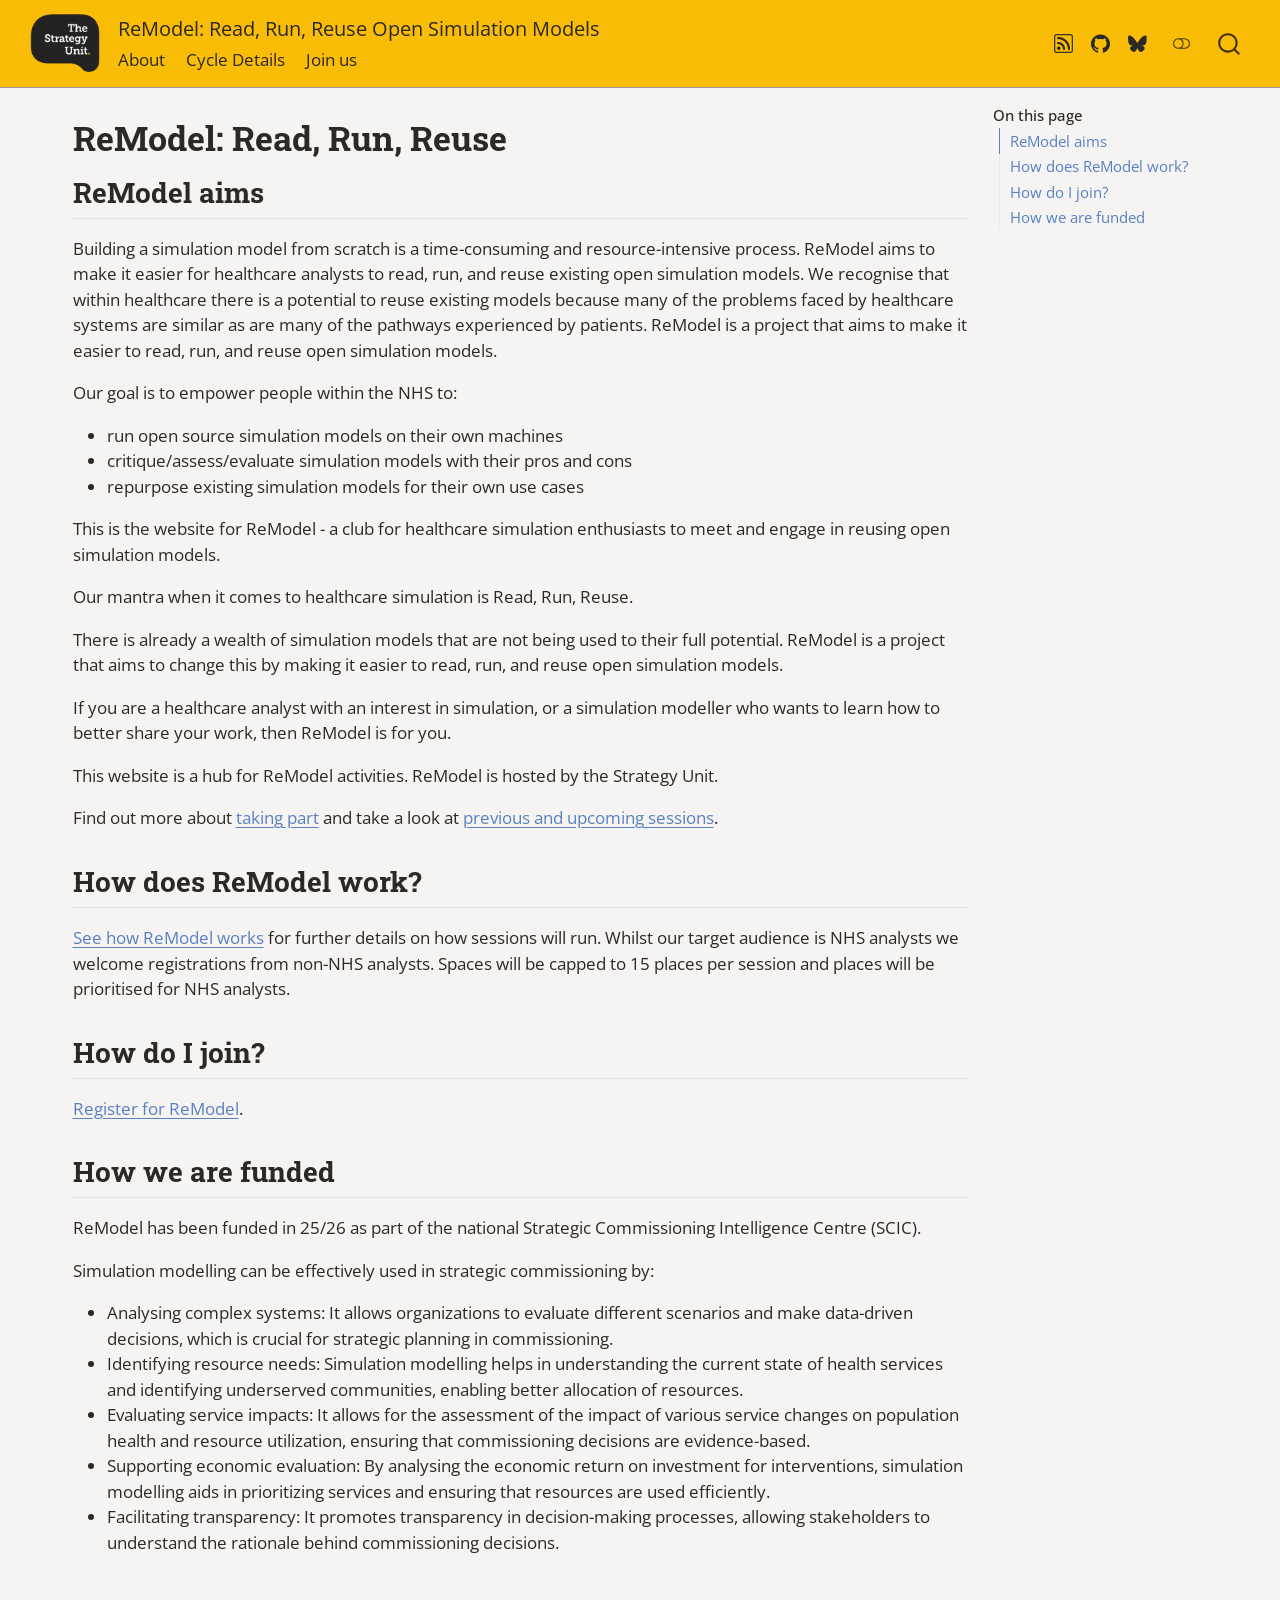
<file: index.html>
<!DOCTYPE html>
<html xmlns="http://www.w3.org/1999/xhtml" lang="en" xml:lang="en"><head>

<meta charset="utf-8">
<meta name="generator" content="quarto-1.10.20">

<meta name="viewport" content="width=device-width, initial-scale=1.0, user-scalable=yes">


<title>ReModel: Read, Run, Reuse – ReModel: Read, Run, Reuse Open Simulation Models</title>
<style>
/* Default styles provided by pandoc.
** See https://pandoc.org/MANUAL.html#variables-for-html for config info.
*/
span.smallcaps{font-variant: small-caps;}
div.columns{display: flex; gap: 1.5em;}
div.column{flex: auto;}
@media screen {
div.columns{gap: min(4vw, 1.5em);}
div.column{overflow-x: auto;}
}
div.hanging-indent{margin-left: 1.5em; text-indent: -1.5em;}
ul.task-list{list-style: none;}
ul.task-list li input[type="checkbox"] {
  width: 0.8em;
  margin: 0 0.8em 0.2em -1em; /* quarto-specific, see https://github.com/quarto-dev/quarto-cli/issues/4556 */ 
  vertical-align: middle;
}
</style>


<script src="site_libs/quarto-nav/quarto-nav.js"></script>
<script src="site_libs/quarto-nav/headroom.min.js"></script>
<script src="site_libs/clipboard/clipboard.min.js"></script>
<script src="site_libs/quarto-search/autocomplete.umd.js"></script>
<script src="site_libs/quarto-search/fuse.min.js"></script>
<script src="site_libs/quarto-search/quarto-search.js"></script>
<meta name="quarto:offset" content="./">
<link href="./images/logo_black_medium.png" rel="icon" type="image/png">
<script src="site_libs/quarto-html/quarto.js" type="module"></script>
<script src="site_libs/quarto-html/tabsets/tabsets.js" type="module"></script>
<script src="site_libs/quarto-html/popper.min.js"></script>
<script src="site_libs/quarto-html/tippy.umd.min.js"></script>
<script src="site_libs/quarto-html/anchor.min.js"></script>
<link href="site_libs/quarto-html/tippy.css" rel="stylesheet">
<link href="site_libs/quarto-html/quarto-syntax-highlighting-17888a1159294d3eb470f19f6f52f5a5.css" rel="stylesheet" class="quarto-color-scheme" id="quarto-text-highlighting-styles">
<link href="site_libs/quarto-html/quarto-syntax-highlighting-dark-0ae969d3293726db143f6e9eb89af930.css" rel="stylesheet" class="quarto-color-scheme quarto-color-alternate" id="quarto-text-highlighting-styles">
<link href="site_libs/quarto-html/quarto-syntax-highlighting-17888a1159294d3eb470f19f6f52f5a5.css" rel="stylesheet" class="quarto-color-scheme-extra" id="quarto-text-highlighting-styles">
<script src="site_libs/bootstrap/bootstrap.min.js"></script>
<link href="site_libs/bootstrap/bootstrap-icons.css" rel="stylesheet">
<link href="site_libs/bootstrap/bootstrap-c104b25e6d04f919b95708563da324a3.min.css" rel="stylesheet" append-hash="true" class="quarto-color-scheme" id="quarto-bootstrap" data-mode="light">
<link href="site_libs/bootstrap/bootstrap-dark-5fd4895ea0b8c004a115d9d2eeafd0e5.min.css" rel="stylesheet" append-hash="true" class="quarto-color-scheme quarto-color-alternate" id="quarto-bootstrap" data-mode="dark">
<link href="site_libs/bootstrap/bootstrap-c104b25e6d04f919b95708563da324a3.min.css" rel="stylesheet" append-hash="true" class="quarto-color-scheme-extra" id="quarto-bootstrap" data-mode="light">
<script id="quarto-search-options" type="application/json">{
  "location": "navbar",
  "copy-button": false,
  "collapse-after": 3,
  "panel-placement": "end",
  "type": "overlay",
  "limit": 50,
  "keyboard-shortcut": [
    "f",
    "/",
    "s"
  ],
  "show-item-context": false,
  "language": {
    "search-no-results-text": "No results",
    "search-matching-documents-text": "matching documents",
    "search-copy-link-title": "Copy link to search",
    "search-hide-matches-text": "Hide additional matches",
    "search-more-match-text": "more match in this document",
    "search-more-matches-text": "more matches in this document",
    "search-clear-button-title": "Clear",
    "search-text-placeholder": "",
    "search-detached-cancel-button-title": "Cancel",
    "search-submit-button-title": "Submit",
    "search-label": "Search"
  }
}</script>


<link rel="stylesheet" href="_SUBrand.StyleSheet.css">
<link rel="stylesheet" href="_listing.css">
</head>

<body class="nav-fixed quarto-light"><script id="quarto-html-before-body" type="application/javascript">
    const toggleBodyColorMode = (bsSheetEl) => {
      const mode = bsSheetEl.getAttribute("data-mode");
      const bodyEl = window.document.querySelector("body");
      if (mode === "dark") {
        bodyEl.classList.add("quarto-dark");
        bodyEl.classList.remove("quarto-light");
      } else {
        bodyEl.classList.add("quarto-light");
        bodyEl.classList.remove("quarto-dark");
      }
    }
    const toggleBodyColorPrimary = () => {
      const bsSheetEl = window.document.querySelector("link#quarto-bootstrap:not([rel=disabled-stylesheet])");
      if (bsSheetEl) {
        toggleBodyColorMode(bsSheetEl);
      }
    }
    const setColorSchemeToggle = (alternate) => {
      const toggles = window.document.querySelectorAll('.quarto-color-scheme-toggle');
      for (let i=0; i < toggles.length; i++) {
        const toggle = toggles[i];
        if (toggle) {
          if (alternate) {
            toggle.classList.add("alternate");
          } else {
            toggle.classList.remove("alternate");
          }
        }
      }
    };
    const toggleColorMode = (alternate) => {
      // Switch the stylesheets
      const primaryStylesheets = window.document.querySelectorAll('link.quarto-color-scheme:not(.quarto-color-alternate)');
      const alternateStylesheets = window.document.querySelectorAll('link.quarto-color-scheme.quarto-color-alternate');
      manageTransitions('#quarto-margin-sidebar .nav-link', false);
      if (alternate) {
        // note: dark is layered on light, we don't disable primary!
        enableStylesheet(alternateStylesheets);
        for (const sheetNode of alternateStylesheets) {
          if (sheetNode.id === "quarto-bootstrap") {
            toggleBodyColorMode(sheetNode);
          }
        }
      } else {
        disableStylesheet(alternateStylesheets);
        enableStylesheet(primaryStylesheets)
        toggleBodyColorPrimary();
      }
      manageTransitions('#quarto-margin-sidebar .nav-link', true);
      // Switch the toggles
      setColorSchemeToggle(alternate)
      // Hack to workaround the fact that safari doesn't
      // properly recolor the scrollbar when toggling (#1455)
      if (navigator.userAgent.indexOf('Safari') > 0 && navigator.userAgent.indexOf('Chrome') == -1) {
        manageTransitions("body", false);
        window.scrollTo(0, 1);
        setTimeout(() => {
          window.scrollTo(0, 0);
          manageTransitions("body", true);
        }, 40);
      }
    }
    const disableStylesheet = (stylesheets) => {
      for (let i=0; i < stylesheets.length; i++) {
        const stylesheet = stylesheets[i];
        stylesheet.rel = 'disabled-stylesheet';
      }
    }
    const enableStylesheet = (stylesheets) => {
      for (let i=0; i < stylesheets.length; i++) {
        const stylesheet = stylesheets[i];
        if(stylesheet.rel !== 'stylesheet') { // for Chrome, which will still FOUC without this check
          stylesheet.rel = 'stylesheet';
        }
      }
    }
    const manageTransitions = (selector, allowTransitions) => {
      const els = window.document.querySelectorAll(selector);
      for (let i=0; i < els.length; i++) {
        const el = els[i];
        if (allowTransitions) {
          el.classList.remove('notransition');
        } else {
          el.classList.add('notransition');
        }
      }
    }
    const isFileUrl = () => {
      return window.location.protocol === 'file:';
    }
    const hasAlternateSentinel = () => {
      let styleSentinel = getColorSchemeSentinel();
      if (styleSentinel !== null) {
        return styleSentinel === "alternate";
      } else {
        return false;
      }
    }
    const setStyleSentinel = (alternate) => {
      const value = alternate ? "alternate" : "default";
      if (!isFileUrl()) {
        window.localStorage.setItem("quarto-color-scheme", value);
      } else {
        localAlternateSentinel = value;
      }
    }
    const getColorSchemeSentinel = () => {
      if (!isFileUrl()) {
        const storageValue = window.localStorage.getItem("quarto-color-scheme");
        return storageValue != null ? storageValue : localAlternateSentinel;
      } else {
        return localAlternateSentinel;
      }
    }
    const toggleGiscusIfUsed = (isAlternate, darkModeDefault) => {
      const baseTheme = document.querySelector('#giscus-base-theme')?.value ?? 'light';
      const alternateTheme = document.querySelector('#giscus-alt-theme')?.value ?? 'dark';
      let newTheme = '';
      if(authorPrefersDark) {
        newTheme = isAlternate ? baseTheme : alternateTheme;
      } else {
        newTheme = isAlternate ? alternateTheme : baseTheme;
      }
      const changeGiscusTheme = () => {
        // From: https://github.com/giscus/giscus/issues/336
        const sendMessage = (message) => {
          const iframe = document.querySelector('iframe.giscus-frame');
          if (!iframe) return;
          iframe.contentWindow.postMessage({ giscus: message }, 'https://giscus.app');
        }
        sendMessage({
          setConfig: {
            theme: newTheme
          }
        });
      }
      const isGiscussLoaded = window.document.querySelector('iframe.giscus-frame') !== null;
      if (isGiscussLoaded) {
        changeGiscusTheme();
      }
    };
    const authorPrefersDark = false;
    const darkModeDefault = authorPrefersDark;
      document.querySelector('link#quarto-text-highlighting-styles.quarto-color-scheme-extra').rel = 'disabled-stylesheet';
      document.querySelector('link#quarto-bootstrap.quarto-color-scheme-extra').rel = 'disabled-stylesheet';
    let localAlternateSentinel = darkModeDefault ? 'alternate' : 'default';
    // Dark / light mode switch
    window.quartoToggleColorScheme = () => {
      // Read the current dark / light value
      let toAlternate = !hasAlternateSentinel();
      toggleColorMode(toAlternate);
      setStyleSentinel(toAlternate);
      toggleGiscusIfUsed(toAlternate, darkModeDefault);
      window.dispatchEvent(new Event('resize'));
    };
    // Switch to dark mode if need be
    if (hasAlternateSentinel()) {
      toggleColorMode(true);
    } else {
      toggleColorMode(false);
    }
  </script>

<div id="quarto-search-results"></div>
  <header id="quarto-header" class="headroom fixed-top">
    <nav class="navbar navbar-expand-lg " data-bs-theme="dark">
      <div class="navbar-container container-fluid">
      <div class="navbar-brand-container mx-auto">
    <a href="./index.html" class="navbar-brand navbar-brand-logo">
    <img src="./images/logo_black_medium.png" alt="" class="navbar-logo light-content">
    <img src="./images/logo_yellow_medium.png" alt="" class="navbar-logo dark-content">
    </a>
    <a class="navbar-brand" href="./index.html">
    <span class="navbar-title">ReModel: Read, Run, Reuse Open Simulation Models</span>
    </a>
  </div>
            <div id="quarto-search" class="" title="Search"></div>
          <button class="navbar-toggler" type="button" data-bs-toggle="collapse" data-bs-target="#navbarCollapse" aria-controls="navbarCollapse" role="menu" aria-expanded="false" aria-label="Toggle navigation" onclick="if (window.quartoToggleHeadroom) { window.quartoToggleHeadroom(); }">
  <span class="navbar-toggler-icon"></span>
</button>
          <div class="collapse navbar-collapse" id="navbarCollapse">
            <ul class="navbar-nav navbar-nav-scroll me-auto">
  <li class="nav-item">
    <a class="nav-link active" href="./index.html" aria-current="page"> 
<span class="menu-text">About</span></a>
  </li>  
  <li class="nav-item">
    <a class="nav-link" href="./sessions/index.html"> 
<span class="menu-text">Cycle Details</span></a>
  </li>  
  <li class="nav-item">
    <a class="nav-link" href="./join-us/index.html"> 
<span class="menu-text">Join us</span></a>
  </li>  
</ul>
            <ul class="navbar-nav navbar-nav-scroll ms-auto">
  <li class="nav-item compact">
    <a class="nav-link" href="./sessions/index.xml"> <i class="bi bi-rss" role="img">
</i> 
<span class="menu-text"></span></a>
  </li>  
  <li class="nav-item compact">
    <a class="nav-link" href="https://github.com/The-Strategy-Unit"> <i class="bi bi-github" role="img">
</i> 
<span class="menu-text"></span></a>
  </li>  
  <li class="nav-item compact">
    <a class="nav-link" href="https://bsky.app/profile/strategyunit.bsky.social"> <i class="bi bi-bluesky" role="img">
</i> 
<span class="menu-text"></span></a>
  </li>  
</ul>
          </div> <!-- /navcollapse -->
            <div class="quarto-navbar-tools">
  <a href="" class="quarto-color-scheme-toggle quarto-navigation-tool  px-1" onclick="window.quartoToggleColorScheme(); return false;" title="Toggle dark mode"><i class="bi"></i></a>
</div>
      </div> <!-- /container-fluid -->
    </nav>
</header>
<!-- content -->
<div id="quarto-content" class="quarto-container page-columns page-rows-contents page-layout-full page-navbar">
<!-- sidebar -->
<!-- margin-sidebar -->
    <div id="quarto-margin-sidebar" class="sidebar margin-sidebar">
        <nav id="TOC" role="doc-toc" class="toc-active">
    <h2 id="toc-title">On this page</h2>
   
  <ul>
  <li><a href="#remodel-aims" id="toc-remodel-aims" class="nav-link active" data-scroll-target="#remodel-aims">ReModel aims</a></li>
  <li><a href="#how-does-remodel-work" id="toc-how-does-remodel-work" class="nav-link" data-scroll-target="#how-does-remodel-work">How does ReModel work?</a></li>
  <li><a href="#how-do-i-join" id="toc-how-do-i-join" class="nav-link" data-scroll-target="#how-do-i-join">How do I join?</a></li>
  <li><a href="#how-we-are-funded" id="toc-how-we-are-funded" class="nav-link" data-scroll-target="#how-we-are-funded">How we are funded</a></li>
  </ul>
</nav>
    </div>
<!-- main -->
<main class="content column-page-left" id="quarto-document-content">


<header id="title-block-header" class="quarto-title-block default">
<div class="quarto-title">
<h1 class="title">ReModel: Read, Run, Reuse</h1>
</div>



<div class="quarto-title-meta column-page-left">

    
  
    
  </div>
  


</header>


<section id="remodel-aims" class="level2">
<h2 class="anchored" data-anchor-id="remodel-aims">ReModel aims</h2>
<p>Building a simulation model from scratch is a time-consuming and resource-intensive process. ReModel aims to make it easier for healthcare analysts to read, run, and reuse existing open simulation models. We recognise that within healthcare there is a potential to reuse existing models because many of the problems faced by healthcare systems are similar as are many of the pathways experienced by patients. ReModel is a project that aims to make it easier to read, run, and reuse open simulation models.</p>
<p>Our goal is to empower people within the NHS to:</p>
<ul>
<li>run open source simulation models on their own machines</li>
<li>critique/assess/evaluate simulation models with their pros and cons</li>
<li>repurpose existing simulation models for their own use cases</li>
</ul>
<p>This is the website for ReModel - a club for healthcare simulation enthusiasts to meet and engage in reusing open simulation models.</p>
<p>Our mantra when it comes to healthcare simulation is Read, Run, Reuse.</p>
<p>There is already a wealth of simulation models that are not being used to their full potential. ReModel is a project that aims to change this by making it easier to read, run, and reuse open simulation models.</p>
<p>If you are a healthcare analyst with an interest in simulation, or a simulation modeller who wants to learn how to better share your work, then ReModel is for you.</p>
<p>This website is a hub for ReModel activities. ReModel is hosted by the Strategy Unit.</p>
<p>Find out more about <a href="./join-us/index.html">taking part</a> and take a look at <a href="./sessions/index.html">previous and upcoming sessions</a>.</p>
</section>
<section id="how-does-remodel-work" class="level2">
<h2 class="anchored" data-anchor-id="how-does-remodel-work">How does ReModel work?</h2>
<p><a href="./join-us/index.html#how-remodel-works">See how ReModel works</a> for further details on how sessions will run. Whilst our target audience is NHS analysts we welcome registrations from non-NHS analysts. Spaces will be capped to 15 places per session and places will be prioritised for NHS analysts.</p>
</section>
<section id="how-do-i-join" class="level2">
<h2 class="anchored" data-anchor-id="how-do-i-join">How do I join?</h2>
<p><a href="./join-us/index.html#register-for-remodel">Register for ReModel</a>.</p>
</section>
<section id="how-we-are-funded" class="level2">
<h2 class="anchored" data-anchor-id="how-we-are-funded">How we are funded</h2>
<p>ReModel has been funded in 25/26 as part of the national Strategic Commissioning Intelligence Centre (SCIC).</p>
<p>Simulation modelling can be effectively used in strategic commissioning by:</p>
<ul>
<li>Analysing complex systems: It allows organizations to evaluate different scenarios and make data-driven decisions, which is crucial for strategic planning in commissioning.</li>
<li>Identifying resource needs: Simulation modelling helps in understanding the current state of health services and identifying underserved communities, enabling better allocation of resources.</li>
<li>Evaluating service impacts: It allows for the assessment of the impact of various service changes on population health and resource utilization, ensuring that commissioning decisions are evidence-based.</li>
<li>Supporting economic evaluation: By analysing the economic return on investment for interventions, simulation modelling aids in prioritizing services and ensuring that resources are used efficiently.</li>
<li>Facilitating transparency: It promotes transparency in decision-making processes, allowing stakeholders to understand the rationale behind commissioning decisions.</li>
</ul>


</section>

</main> <!-- /main -->
<script id="quarto-html-after-body" type="application/javascript">
  window.document.addEventListener("DOMContentLoaded", function (event) {
    // Ensure there is a toggle, if there isn't float one in the top right
    if (window.document.querySelector('.quarto-color-scheme-toggle') === null) {
      const a = window.document.createElement('a');
      a.classList.add('top-right');
      a.classList.add('quarto-color-scheme-toggle');
      a.href = "";
      a.onclick = function() { try { window.quartoToggleColorScheme(); } catch {} return false; };
      const i = window.document.createElement("i");
      i.classList.add('bi');
      a.appendChild(i);
      window.document.body.appendChild(a);
    }
    setColorSchemeToggle(hasAlternateSentinel())
    const icon = "";
    const anchorJS = new window.AnchorJS();
    anchorJS.options = {
      placement: 'right',
      icon: icon
    };
    anchorJS.add('.anchored');
    const isCodeAnnotation = (el) => {
      for (const clz of el.classList) {
        if (clz.startsWith('code-annotation-')) {                     
          return true;
        }
      }
      return false;
    }
    const onCopySuccess = function(e) {
      // button target
      const button = e.trigger;
      // don't keep focus
      button.blur();
      // flash "checked"
      button.classList.add('code-copy-button-checked');
      var currentTitle = button.getAttribute("title");
      button.setAttribute("title", "Copied!");
      let tooltip;
      if (window.bootstrap) {
        button.setAttribute("data-bs-toggle", "tooltip");
        button.setAttribute("data-bs-placement", "left");
        button.setAttribute("data-bs-title", "Copied!");
        tooltip = new bootstrap.Tooltip(button, 
          { trigger: "manual", 
            customClass: "code-copy-button-tooltip",
            offset: [0, -8]});
        tooltip.show();    
      }
      setTimeout(function() {
        if (tooltip) {
          tooltip.hide();
          button.removeAttribute("data-bs-title");
          button.removeAttribute("data-bs-toggle");
          button.removeAttribute("data-bs-placement");
        }
        button.setAttribute("title", currentTitle);
        button.classList.remove('code-copy-button-checked');
      }, 1000);
      // clear code selection
      e.clearSelection();
    }
    const getTextToCopy = function(trigger) {
      const outerScaffold = trigger.parentElement.cloneNode(true);
      const codeEl = outerScaffold.querySelector('code');
      for (const childEl of codeEl.children) {
        if (isCodeAnnotation(childEl)) {
          childEl.remove();
        }
      }
      return codeEl.innerText;
    }
    const clipboard = new window.ClipboardJS('.code-copy-button:not([data-in-quarto-modal])', {
      text: getTextToCopy
    });
    clipboard.on('success', onCopySuccess);
    if (window.document.getElementById('quarto-embedded-source-code-modal')) {
      const clipboardModal = new window.ClipboardJS('.code-copy-button[data-in-quarto-modal]', {
        text: getTextToCopy,
        container: window.document.getElementById('quarto-embedded-source-code-modal')
      });
      clipboardModal.on('success', onCopySuccess);
    }
      var localhostRegex = new RegExp(/^(?:http|https):\/\/localhost\:?[0-9]*\//);
      var mailtoRegex = new RegExp(/^mailto:/);
        var filterRegex = new RegExp("https:\/\/the-strategy-unit\.github\.io\/ReModel-docs\/");
      var isInternal = (href) => {
          return filterRegex.test(href) || localhostRegex.test(href) || mailtoRegex.test(href);
      }
      // Inspect non-navigation links and adorn them if external
     var links = window.document.querySelectorAll('a[href]:not(.nav-link):not(.navbar-brand):not(.toc-action):not(.sidebar-link):not(.sidebar-item-toggle):not(.pagination-link):not(.no-external):not([aria-hidden]):not(.dropdown-item):not(.quarto-navigation-tool):not(.about-link)');
      for (var i=0; i<links.length; i++) {
        const link = links[i];
        if (!isInternal(link.href)) {
          // undo the damage that might have been done by quarto-nav.js in the case of
          // links that we want to consider external
          if (link.dataset.originalHref !== undefined) {
            link.href = link.dataset.originalHref;
          }
        }
      }
    function tippyHover(el, contentFn, onTriggerFn, onUntriggerFn) {
      const config = {
        allowHTML: true,
        maxWidth: 500,
        delay: 100,
        arrow: false,
        appendTo: function(el) {
            return el.parentElement;
        },
        interactive: true,
        interactiveBorder: 10,
        theme: 'quarto',
        placement: 'bottom-start',
      };
      if (contentFn) {
        config.content = contentFn;
      }
      if (onTriggerFn) {
        config.onTrigger = onTriggerFn;
      }
      if (onUntriggerFn) {
        config.onUntrigger = onUntriggerFn;
      }
      window.tippy(el, config); 
    }
    const noterefs = window.document.querySelectorAll('a[role="doc-noteref"]');
    for (var i=0; i<noterefs.length; i++) {
      const ref = noterefs[i];
      tippyHover(ref, function() {
        // use id or data attribute instead here
        let href = ref.getAttribute('data-footnote-href') || ref.getAttribute('href');
        try { href = new URL(href).hash; } catch {}
        const id = href.replace(/^#\/?/, "");
        const note = window.document.getElementById(id);
        if (note) {
          return note.innerHTML;
        } else {
          return "";
        }
      });
    }
    const xrefs = window.document.querySelectorAll('a.quarto-xref');
    const processXRef = (id, note) => {
      // Strip column container classes
      const stripColumnClz = (el) => {
        el.classList.remove("page-full", "page-columns");
        if (el.children) {
          for (const child of el.children) {
            stripColumnClz(child);
          }
        }
      }
      stripColumnClz(note)
      if (id === null || id.startsWith('sec-')) {
        // Special case sections, only their first couple elements
        const container = document.createElement("div");
        if (note.children && note.children.length > 2) {
          container.appendChild(note.children[0].cloneNode(true));
          for (let i = 1; i < note.children.length; i++) {
            const child = note.children[i];
            if (child.tagName === "P" && child.innerText === "") {
              continue;
            } else {
              container.appendChild(child.cloneNode(true));
              break;
            }
          }
          if (window.Quarto?.typesetMath) {
            window.Quarto.typesetMath(container);
          }
          return container.innerHTML
        } else {
          if (window.Quarto?.typesetMath) {
            window.Quarto.typesetMath(note);
          }
          return note.innerHTML;
        }
      } else {
        // Remove any anchor links if they are present
        const anchorLink = note.querySelector('a.anchorjs-link');
        if (anchorLink) {
          anchorLink.remove();
        }
        if (window.Quarto?.typesetMath) {
          window.Quarto.typesetMath(note);
        }
        if (note.classList.contains("callout")) {
          return note.outerHTML;
        } else {
          return note.innerHTML;
        }
      }
    }
    for (var i=0; i<xrefs.length; i++) {
      const xref = xrefs[i];
      tippyHover(xref, undefined, function(instance) {
        instance.disable();
        let url = xref.getAttribute('href');
        let hash = undefined; 
        if (url.startsWith('#')) {
          hash = url;
        } else {
          try { hash = new URL(url).hash; } catch {}
        }
        if (hash) {
          const id = hash.replace(/^#\/?/, "");
          const note = window.document.getElementById(id);
          if (note !== null) {
            try {
              const html = processXRef(id, note.cloneNode(true));
              instance.setContent(html);
            } finally {
              instance.enable();
              instance.show();
            }
          } else {
            // See if we can fetch this
            fetch(url.split('#')[0])
            .then(res => res.text())
            .then(html => {
              const parser = new DOMParser();
              const htmlDoc = parser.parseFromString(html, "text/html");
              const note = htmlDoc.getElementById(id);
              if (note !== null) {
                const html = processXRef(id, note);
                instance.setContent(html);
              } 
            }).finally(() => {
              instance.enable();
              instance.show();
            });
          }
        } else {
          // See if we can fetch a full url (with no hash to target)
          // This is a special case and we should probably do some content thinning / targeting
          fetch(url)
          .then(res => res.text())
          .then(html => {
            const parser = new DOMParser();
            const htmlDoc = parser.parseFromString(html, "text/html");
            const note = htmlDoc.querySelector('main.content');
            if (note !== null) {
              // This should only happen for chapter cross references
              // (since there is no id in the URL)
              // remove the first header
              if (note.children.length > 0 && note.children[0].tagName === "HEADER") {
                note.children[0].remove();
              }
              const html = processXRef(null, note);
              instance.setContent(html);
            } 
          }).finally(() => {
            instance.enable();
            instance.show();
          });
        }
      }, function(instance) {
      });
    }
        let selectedAnnoteEl;
        const selectorForAnnotation = ( cell, annotation) => {
          let cellAttr = 'data-code-cell="' + cell + '"';
          let lineAttr = 'data-code-annotation="' +  annotation + '"';
          const selector = 'span[' + cellAttr + '][' + lineAttr + ']';
          return selector;
        }
        const selectCodeLines = (annoteEl) => {
          const doc = window.document;
          const targetCell = annoteEl.getAttribute("data-target-cell");
          const targetAnnotation = annoteEl.getAttribute("data-target-annotation");
          const annoteSpan = window.document.querySelector(selectorForAnnotation(targetCell, targetAnnotation));
          const lines = annoteSpan.getAttribute("data-code-lines").split(",");
          const lineIds = lines.map((line) => {
            return targetCell + "-" + line;
          })
          let top = null;
          let height = null;
          let parent = null;
          if (lineIds.length > 0) {
              //compute the position of the single el (top and bottom and make a div)
              const el = window.document.getElementById(lineIds[0]);
              top = el.offsetTop;
              height = el.offsetHeight;
              parent = el.parentElement.parentElement;
            if (lineIds.length > 1) {
              const lastEl = window.document.getElementById(lineIds[lineIds.length - 1]);
              const bottom = lastEl.offsetTop + lastEl.offsetHeight;
              height = bottom - top;
            }
            if (top !== null && height !== null && parent !== null) {
              // cook up a div (if necessary) and position it 
              let div = window.document.getElementById("code-annotation-line-highlight");
              if (div === null) {
                div = window.document.createElement("div");
                div.setAttribute("id", "code-annotation-line-highlight");
                div.style.position = 'absolute';
                parent.appendChild(div);
              }
              div.style.top = top - 2 + "px";
              div.style.height = height + 4 + "px";
              div.style.left = 0;
              let gutterDiv = window.document.getElementById("code-annotation-line-highlight-gutter");
              if (gutterDiv === null) {
                gutterDiv = window.document.createElement("div");
                gutterDiv.setAttribute("id", "code-annotation-line-highlight-gutter");
                gutterDiv.style.position = 'absolute';
                const codeCell = window.document.getElementById(targetCell);
                const gutter = codeCell.querySelector('.code-annotation-gutter');
                gutter.appendChild(gutterDiv);
              }
              gutterDiv.style.top = top - 2 + "px";
              gutterDiv.style.height = height + 4 + "px";
            }
            selectedAnnoteEl = annoteEl;
          }
        };
        const unselectCodeLines = () => {
          const elementsIds = ["code-annotation-line-highlight", "code-annotation-line-highlight-gutter"];
          elementsIds.forEach((elId) => {
            const div = window.document.getElementById(elId);
            if (div) {
              div.remove();
            }
          });
          selectedAnnoteEl = undefined;
        };
          // Handle positioning of the toggle
      window.addEventListener(
        "resize",
        throttle(() => {
          elRect = undefined;
          if (selectedAnnoteEl) {
            selectCodeLines(selectedAnnoteEl);
          }
        }, 10)
      );
      function throttle(fn, ms) {
      let throttle = false;
      let timer;
        return (...args) => {
          if(!throttle) { // first call gets through
              fn.apply(this, args);
              throttle = true;
          } else { // all the others get throttled
              if(timer) clearTimeout(timer); // cancel #2
              timer = setTimeout(() => {
                fn.apply(this, args);
                timer = throttle = false;
              }, ms);
          }
        };
      }
        // Attach click handler to the DT
        const annoteDls = window.document.querySelectorAll('dt[data-target-cell]');
        for (const annoteDlNode of annoteDls) {
          annoteDlNode.addEventListener('click', (event) => {
            const clickedEl = event.target;
            if (clickedEl !== selectedAnnoteEl) {
              unselectCodeLines();
              const activeEl = window.document.querySelector('dt[data-target-cell].code-annotation-active');
              if (activeEl) {
                activeEl.classList.remove('code-annotation-active');
              }
              selectCodeLines(clickedEl);
              clickedEl.classList.add('code-annotation-active');
            } else {
              // Unselect the line
              unselectCodeLines();
              clickedEl.classList.remove('code-annotation-active');
            }
          });
        }
    const findCites = (el) => {
      const parentEl = el.parentElement;
      if (parentEl) {
        const cites = parentEl.dataset.cites;
        if (cites) {
          return {
            el,
            cites: cites.split(' ')
          };
        } else {
          return findCites(el.parentElement)
        }
      } else {
        return undefined;
      }
    };
    var bibliorefs = window.document.querySelectorAll('a[role="doc-biblioref"]');
    for (var i=0; i<bibliorefs.length; i++) {
      const ref = bibliorefs[i];
      const citeInfo = findCites(ref);
      if (citeInfo) {
        tippyHover(citeInfo.el, function() {
          var popup = window.document.createElement('div');
          citeInfo.cites.forEach(function(cite) {
            var citeDiv = window.document.createElement('div');
            citeDiv.classList.add('hanging-indent');
            citeDiv.classList.add('csl-entry');
            var biblioDiv = window.document.getElementById('ref-' + cite);
            if (biblioDiv) {
              citeDiv.innerHTML = biblioDiv.innerHTML;
            }
            popup.appendChild(citeDiv);
          });
          return popup.innerHTML;
        });
      }
    }
  });
  </script>
</div> <!-- /content -->




</body></html>
</file>
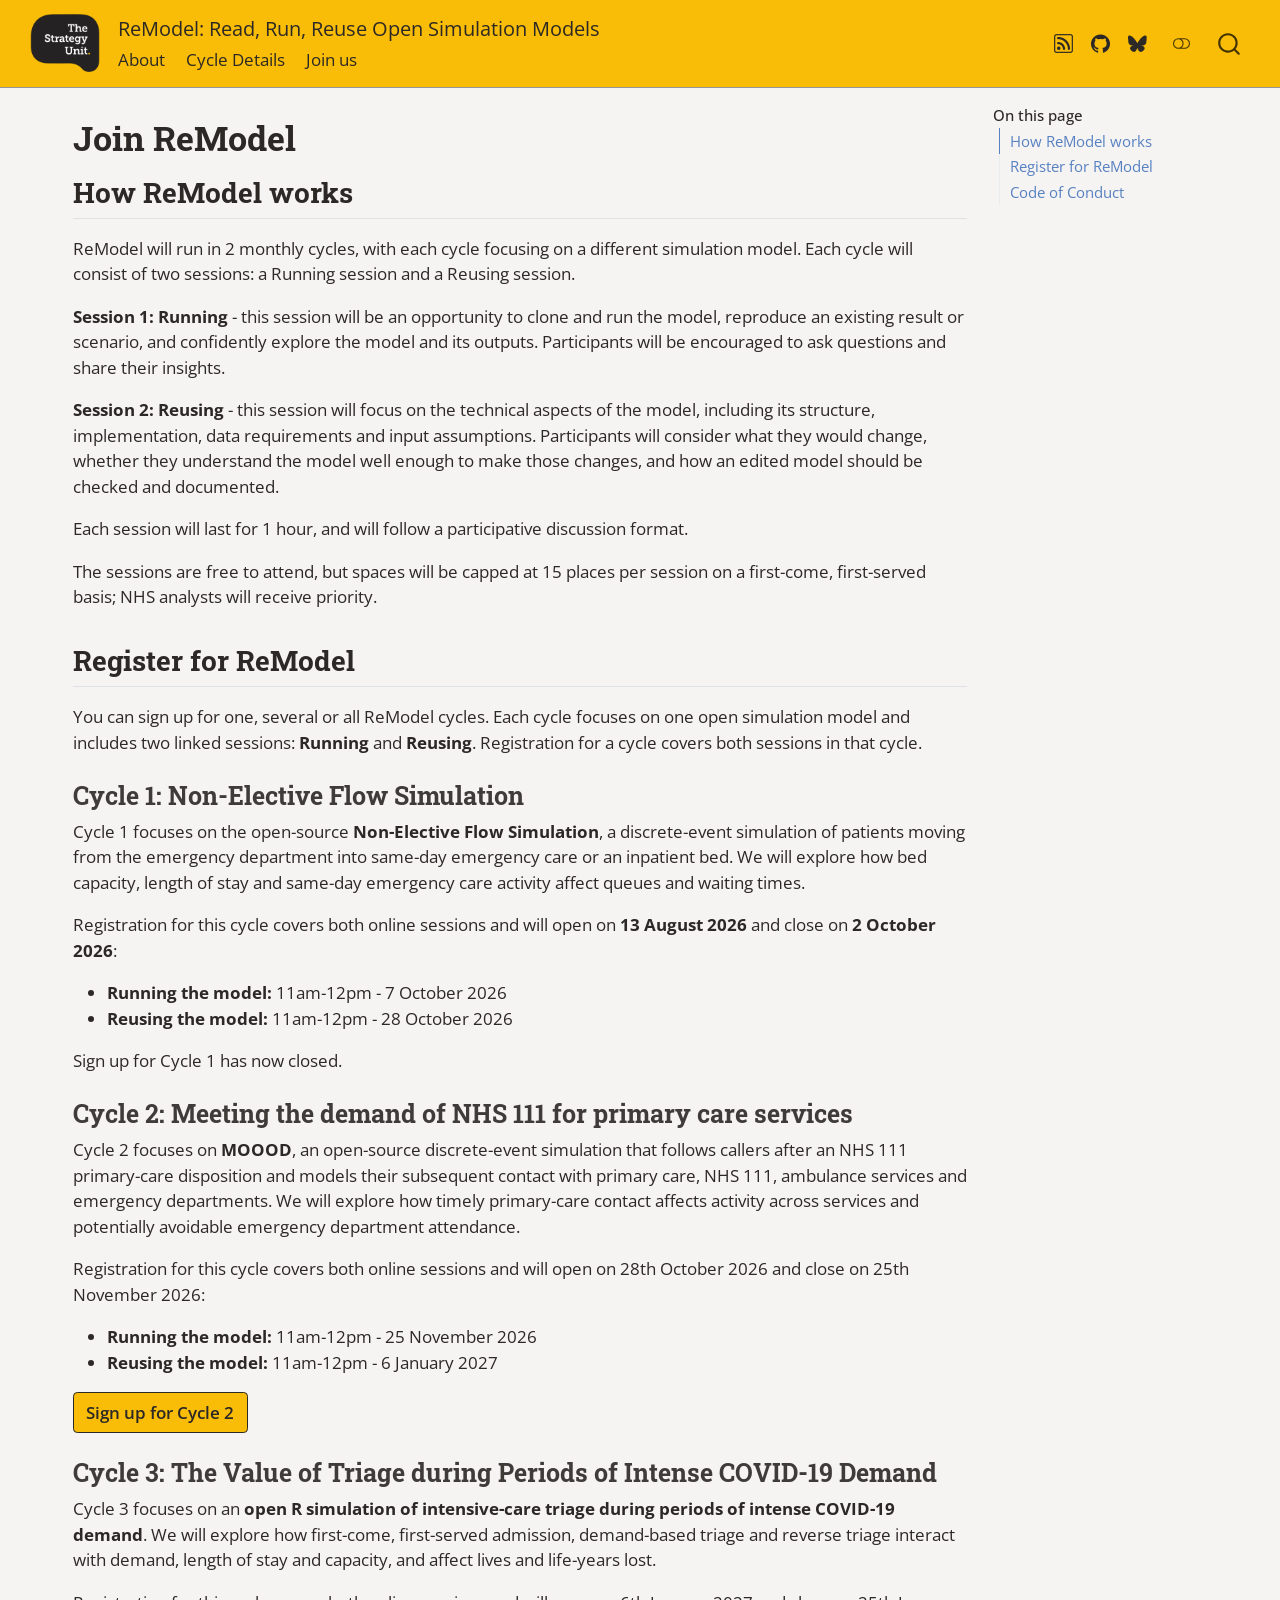
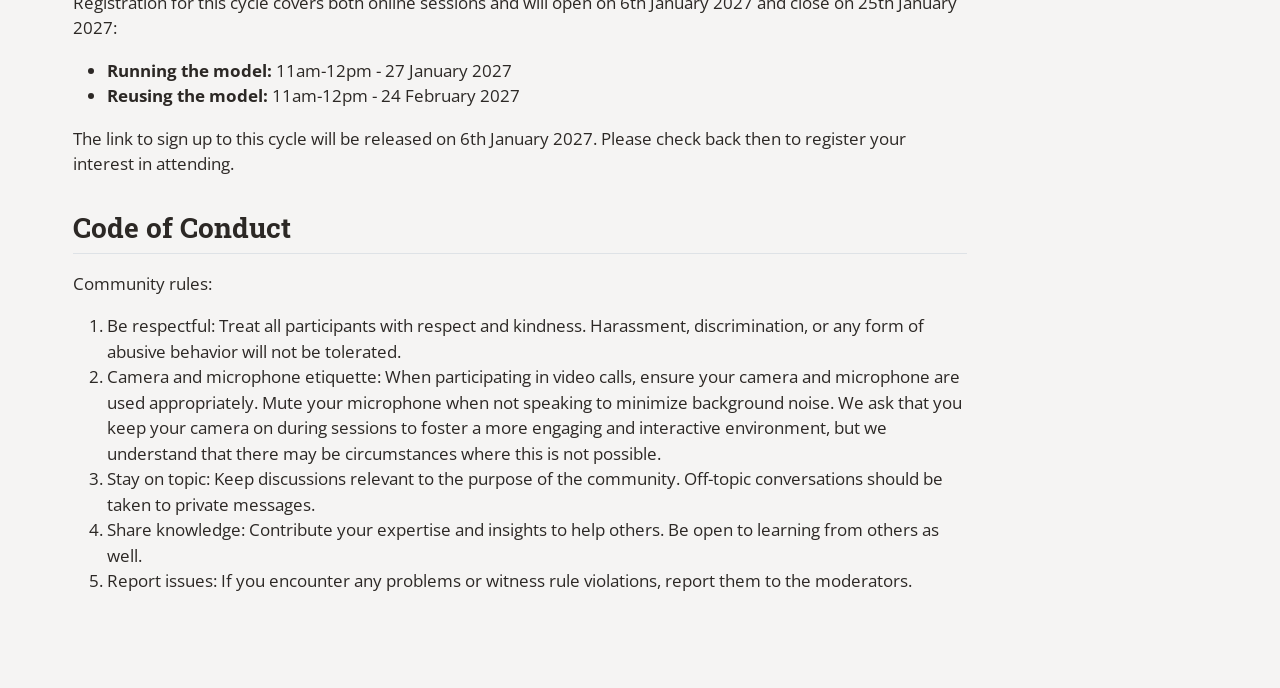
<file: join-us/index.html>
<!DOCTYPE html>
<html xmlns="http://www.w3.org/1999/xhtml" lang="en" xml:lang="en"><head>

<meta charset="utf-8">
<meta name="generator" content="quarto-1.10.20">

<meta name="viewport" content="width=device-width, initial-scale=1.0, user-scalable=yes">


<title>Join ReModel – ReModel: Read, Run, Reuse Open Simulation Models</title>
<style>
/* Default styles provided by pandoc.
** See https://pandoc.org/MANUAL.html#variables-for-html for config info.
*/
span.smallcaps{font-variant: small-caps;}
div.columns{display: flex; gap: 1.5em;}
div.column{flex: auto;}
@media screen {
div.columns{gap: min(4vw, 1.5em);}
div.column{overflow-x: auto;}
}
div.hanging-indent{margin-left: 1.5em; text-indent: -1.5em;}
ul.task-list{list-style: none;}
ul.task-list li input[type="checkbox"] {
  width: 0.8em;
  margin: 0 0.8em 0.2em -1em; /* quarto-specific, see https://github.com/quarto-dev/quarto-cli/issues/4556 */ 
  vertical-align: middle;
}
</style>


<script src="../site_libs/quarto-nav/quarto-nav.js"></script>
<script src="../site_libs/quarto-nav/headroom.min.js"></script>
<script src="../site_libs/clipboard/clipboard.min.js"></script>
<script src="../site_libs/quarto-search/autocomplete.umd.js"></script>
<script src="../site_libs/quarto-search/fuse.min.js"></script>
<script src="../site_libs/quarto-search/quarto-search.js"></script>
<meta name="quarto:offset" content="../">
<link href="../images/logo_black_medium.png" rel="icon" type="image/png">
<script src="../site_libs/quarto-html/quarto.js" type="module"></script>
<script src="../site_libs/quarto-html/tabsets/tabsets.js" type="module"></script>
<script src="../site_libs/quarto-html/popper.min.js"></script>
<script src="../site_libs/quarto-html/tippy.umd.min.js"></script>
<script src="../site_libs/quarto-html/anchor.min.js"></script>
<link href="../site_libs/quarto-html/tippy.css" rel="stylesheet">
<link href="../site_libs/quarto-html/quarto-syntax-highlighting-17888a1159294d3eb470f19f6f52f5a5.css" rel="stylesheet" class="quarto-color-scheme" id="quarto-text-highlighting-styles">
<link href="../site_libs/quarto-html/quarto-syntax-highlighting-dark-0ae969d3293726db143f6e9eb89af930.css" rel="stylesheet" class="quarto-color-scheme quarto-color-alternate" id="quarto-text-highlighting-styles">
<link href="../site_libs/quarto-html/quarto-syntax-highlighting-17888a1159294d3eb470f19f6f52f5a5.css" rel="stylesheet" class="quarto-color-scheme-extra" id="quarto-text-highlighting-styles">
<script src="../site_libs/bootstrap/bootstrap.min.js"></script>
<link href="../site_libs/bootstrap/bootstrap-icons.css" rel="stylesheet">
<link href="../site_libs/bootstrap/bootstrap-c104b25e6d04f919b95708563da324a3.min.css" rel="stylesheet" append-hash="true" class="quarto-color-scheme" id="quarto-bootstrap" data-mode="light">
<link href="../site_libs/bootstrap/bootstrap-dark-5fd4895ea0b8c004a115d9d2eeafd0e5.min.css" rel="stylesheet" append-hash="true" class="quarto-color-scheme quarto-color-alternate" id="quarto-bootstrap" data-mode="dark">
<link href="../site_libs/bootstrap/bootstrap-c104b25e6d04f919b95708563da324a3.min.css" rel="stylesheet" append-hash="true" class="quarto-color-scheme-extra" id="quarto-bootstrap" data-mode="light">
<script id="quarto-search-options" type="application/json">{
  "location": "navbar",
  "copy-button": false,
  "collapse-after": 3,
  "panel-placement": "end",
  "type": "overlay",
  "limit": 50,
  "keyboard-shortcut": [
    "f",
    "/",
    "s"
  ],
  "show-item-context": false,
  "language": {
    "search-no-results-text": "No results",
    "search-matching-documents-text": "matching documents",
    "search-copy-link-title": "Copy link to search",
    "search-hide-matches-text": "Hide additional matches",
    "search-more-match-text": "more match in this document",
    "search-more-matches-text": "more matches in this document",
    "search-clear-button-title": "Clear",
    "search-text-placeholder": "",
    "search-detached-cancel-button-title": "Cancel",
    "search-submit-button-title": "Submit",
    "search-label": "Search"
  }
}</script>


<link rel="stylesheet" href="../_SUBrand.StyleSheet.css">
<link rel="stylesheet" href="../_listing.css">
</head>

<body class="nav-fixed quarto-light"><script id="quarto-html-before-body" type="application/javascript">
    const toggleBodyColorMode = (bsSheetEl) => {
      const mode = bsSheetEl.getAttribute("data-mode");
      const bodyEl = window.document.querySelector("body");
      if (mode === "dark") {
        bodyEl.classList.add("quarto-dark");
        bodyEl.classList.remove("quarto-light");
      } else {
        bodyEl.classList.add("quarto-light");
        bodyEl.classList.remove("quarto-dark");
      }
    }
    const toggleBodyColorPrimary = () => {
      const bsSheetEl = window.document.querySelector("link#quarto-bootstrap:not([rel=disabled-stylesheet])");
      if (bsSheetEl) {
        toggleBodyColorMode(bsSheetEl);
      }
    }
    const setColorSchemeToggle = (alternate) => {
      const toggles = window.document.querySelectorAll('.quarto-color-scheme-toggle');
      for (let i=0; i < toggles.length; i++) {
        const toggle = toggles[i];
        if (toggle) {
          if (alternate) {
            toggle.classList.add("alternate");
          } else {
            toggle.classList.remove("alternate");
          }
        }
      }
    };
    const toggleColorMode = (alternate) => {
      // Switch the stylesheets
      const primaryStylesheets = window.document.querySelectorAll('link.quarto-color-scheme:not(.quarto-color-alternate)');
      const alternateStylesheets = window.document.querySelectorAll('link.quarto-color-scheme.quarto-color-alternate');
      manageTransitions('#quarto-margin-sidebar .nav-link', false);
      if (alternate) {
        // note: dark is layered on light, we don't disable primary!
        enableStylesheet(alternateStylesheets);
        for (const sheetNode of alternateStylesheets) {
          if (sheetNode.id === "quarto-bootstrap") {
            toggleBodyColorMode(sheetNode);
          }
        }
      } else {
        disableStylesheet(alternateStylesheets);
        enableStylesheet(primaryStylesheets)
        toggleBodyColorPrimary();
      }
      manageTransitions('#quarto-margin-sidebar .nav-link', true);
      // Switch the toggles
      setColorSchemeToggle(alternate)
      // Hack to workaround the fact that safari doesn't
      // properly recolor the scrollbar when toggling (#1455)
      if (navigator.userAgent.indexOf('Safari') > 0 && navigator.userAgent.indexOf('Chrome') == -1) {
        manageTransitions("body", false);
        window.scrollTo(0, 1);
        setTimeout(() => {
          window.scrollTo(0, 0);
          manageTransitions("body", true);
        }, 40);
      }
    }
    const disableStylesheet = (stylesheets) => {
      for (let i=0; i < stylesheets.length; i++) {
        const stylesheet = stylesheets[i];
        stylesheet.rel = 'disabled-stylesheet';
      }
    }
    const enableStylesheet = (stylesheets) => {
      for (let i=0; i < stylesheets.length; i++) {
        const stylesheet = stylesheets[i];
        if(stylesheet.rel !== 'stylesheet') { // for Chrome, which will still FOUC without this check
          stylesheet.rel = 'stylesheet';
        }
      }
    }
    const manageTransitions = (selector, allowTransitions) => {
      const els = window.document.querySelectorAll(selector);
      for (let i=0; i < els.length; i++) {
        const el = els[i];
        if (allowTransitions) {
          el.classList.remove('notransition');
        } else {
          el.classList.add('notransition');
        }
      }
    }
    const isFileUrl = () => {
      return window.location.protocol === 'file:';
    }
    const hasAlternateSentinel = () => {
      let styleSentinel = getColorSchemeSentinel();
      if (styleSentinel !== null) {
        return styleSentinel === "alternate";
      } else {
        return false;
      }
    }
    const setStyleSentinel = (alternate) => {
      const value = alternate ? "alternate" : "default";
      if (!isFileUrl()) {
        window.localStorage.setItem("quarto-color-scheme", value);
      } else {
        localAlternateSentinel = value;
      }
    }
    const getColorSchemeSentinel = () => {
      if (!isFileUrl()) {
        const storageValue = window.localStorage.getItem("quarto-color-scheme");
        return storageValue != null ? storageValue : localAlternateSentinel;
      } else {
        return localAlternateSentinel;
      }
    }
    const toggleGiscusIfUsed = (isAlternate, darkModeDefault) => {
      const baseTheme = document.querySelector('#giscus-base-theme')?.value ?? 'light';
      const alternateTheme = document.querySelector('#giscus-alt-theme')?.value ?? 'dark';
      let newTheme = '';
      if(authorPrefersDark) {
        newTheme = isAlternate ? baseTheme : alternateTheme;
      } else {
        newTheme = isAlternate ? alternateTheme : baseTheme;
      }
      const changeGiscusTheme = () => {
        // From: https://github.com/giscus/giscus/issues/336
        const sendMessage = (message) => {
          const iframe = document.querySelector('iframe.giscus-frame');
          if (!iframe) return;
          iframe.contentWindow.postMessage({ giscus: message }, 'https://giscus.app');
        }
        sendMessage({
          setConfig: {
            theme: newTheme
          }
        });
      }
      const isGiscussLoaded = window.document.querySelector('iframe.giscus-frame') !== null;
      if (isGiscussLoaded) {
        changeGiscusTheme();
      }
    };
    const authorPrefersDark = false;
    const darkModeDefault = authorPrefersDark;
      document.querySelector('link#quarto-text-highlighting-styles.quarto-color-scheme-extra').rel = 'disabled-stylesheet';
      document.querySelector('link#quarto-bootstrap.quarto-color-scheme-extra').rel = 'disabled-stylesheet';
    let localAlternateSentinel = darkModeDefault ? 'alternate' : 'default';
    // Dark / light mode switch
    window.quartoToggleColorScheme = () => {
      // Read the current dark / light value
      let toAlternate = !hasAlternateSentinel();
      toggleColorMode(toAlternate);
      setStyleSentinel(toAlternate);
      toggleGiscusIfUsed(toAlternate, darkModeDefault);
      window.dispatchEvent(new Event('resize'));
    };
    // Switch to dark mode if need be
    if (hasAlternateSentinel()) {
      toggleColorMode(true);
    } else {
      toggleColorMode(false);
    }
  </script>

<div id="quarto-search-results"></div>
  <header id="quarto-header" class="headroom fixed-top">
    <nav class="navbar navbar-expand-lg " data-bs-theme="dark">
      <div class="navbar-container container-fluid">
      <div class="navbar-brand-container mx-auto">
    <a href="../index.html" class="navbar-brand navbar-brand-logo">
    <img src="../images/logo_black_medium.png" alt="" class="navbar-logo light-content">
    <img src="../images/logo_yellow_medium.png" alt="" class="navbar-logo dark-content">
    </a>
    <a class="navbar-brand" href="../index.html">
    <span class="navbar-title">ReModel: Read, Run, Reuse Open Simulation Models</span>
    </a>
  </div>
            <div id="quarto-search" class="" title="Search"></div>
          <button class="navbar-toggler" type="button" data-bs-toggle="collapse" data-bs-target="#navbarCollapse" aria-controls="navbarCollapse" role="menu" aria-expanded="false" aria-label="Toggle navigation" onclick="if (window.quartoToggleHeadroom) { window.quartoToggleHeadroom(); }">
  <span class="navbar-toggler-icon"></span>
</button>
          <div class="collapse navbar-collapse" id="navbarCollapse">
            <ul class="navbar-nav navbar-nav-scroll me-auto">
  <li class="nav-item">
    <a class="nav-link" href="../index.html"> 
<span class="menu-text">About</span></a>
  </li>  
  <li class="nav-item">
    <a class="nav-link" href="../sessions/index.html"> 
<span class="menu-text">Cycle Details</span></a>
  </li>  
  <li class="nav-item">
    <a class="nav-link active" href="../join-us/index.html" aria-current="page"> 
<span class="menu-text">Join us</span></a>
  </li>  
</ul>
            <ul class="navbar-nav navbar-nav-scroll ms-auto">
  <li class="nav-item compact">
    <a class="nav-link" href="../sessions/index.xml"> <i class="bi bi-rss" role="img">
</i> 
<span class="menu-text"></span></a>
  </li>  
  <li class="nav-item compact">
    <a class="nav-link" href="https://github.com/The-Strategy-Unit"> <i class="bi bi-github" role="img">
</i> 
<span class="menu-text"></span></a>
  </li>  
  <li class="nav-item compact">
    <a class="nav-link" href="https://bsky.app/profile/strategyunit.bsky.social"> <i class="bi bi-bluesky" role="img">
</i> 
<span class="menu-text"></span></a>
  </li>  
</ul>
          </div> <!-- /navcollapse -->
            <div class="quarto-navbar-tools">
  <a href="" class="quarto-color-scheme-toggle quarto-navigation-tool  px-1" onclick="window.quartoToggleColorScheme(); return false;" title="Toggle dark mode"><i class="bi"></i></a>
</div>
      </div> <!-- /container-fluid -->
    </nav>
</header>
<!-- content -->
<div id="quarto-content" class="quarto-container page-columns page-rows-contents page-layout-full page-navbar">
<!-- sidebar -->
<!-- margin-sidebar -->
    <div id="quarto-margin-sidebar" class="sidebar margin-sidebar">
        <nav id="TOC" role="doc-toc" class="toc-active">
    <h2 id="toc-title">On this page</h2>
   
  <ul>
  <li><a href="#how-remodel-works" id="toc-how-remodel-works" class="nav-link active" data-scroll-target="#how-remodel-works">How ReModel works</a></li>
  <li><a href="#register-for-remodel" id="toc-register-for-remodel" class="nav-link" data-scroll-target="#register-for-remodel">Register for ReModel</a>
  <ul class="collapse">
  <li><a href="#cycle-1-non-elective-flow-simulation" id="toc-cycle-1-non-elective-flow-simulation" class="nav-link" data-scroll-target="#cycle-1-non-elective-flow-simulation">Cycle 1: Non-Elective Flow Simulation</a></li>
  <li><a href="#cycle-2-meeting-the-demand-of-nhs-111-for-primary-care-services" id="toc-cycle-2-meeting-the-demand-of-nhs-111-for-primary-care-services" class="nav-link" data-scroll-target="#cycle-2-meeting-the-demand-of-nhs-111-for-primary-care-services">Cycle 2: Meeting the demand of NHS 111 for primary care services</a></li>
  <li><a href="#cycle-3-the-value-of-triage-during-periods-of-intense-covid-19-demand" id="toc-cycle-3-the-value-of-triage-during-periods-of-intense-covid-19-demand" class="nav-link" data-scroll-target="#cycle-3-the-value-of-triage-during-periods-of-intense-covid-19-demand">Cycle 3: The Value of Triage during Periods of Intense COVID-19 Demand</a></li>
  </ul></li>
  <li><a href="#code-of-conduct" id="toc-code-of-conduct" class="nav-link" data-scroll-target="#code-of-conduct">Code of Conduct</a></li>
  </ul>
</nav>
    </div>
<!-- main -->
<main class="content column-page-left" id="quarto-document-content">


<header id="title-block-header" class="quarto-title-block default">
<div class="quarto-title">
<h1 class="title">Join ReModel</h1>
</div>



<div class="quarto-title-meta column-page-left">

    
  
    
  </div>
  


</header>


<section id="how-remodel-works" class="level2">
<h2 class="anchored" data-anchor-id="how-remodel-works">How ReModel works</h2>
<p>ReModel will run in 2 monthly cycles, with each cycle focusing on a different simulation model. Each cycle will consist of two sessions: a Running session and a Reusing session.</p>
<p><strong>Session 1: Running</strong> - this session will be an opportunity to clone and run the model, reproduce an existing result or scenario, and confidently explore the model and its outputs. Participants will be encouraged to ask questions and share their insights.</p>
<p><strong>Session 2: Reusing</strong> - this session will focus on the technical aspects of the model, including its structure, implementation, data requirements and input assumptions. Participants will consider what they would change, whether they understand the model well enough to make those changes, and how an edited model should be checked and documented.</p>
<p>Each session will last for 1 hour, and will follow a participative discussion format.</p>
<p>The sessions are free to attend, but spaces will be capped at 15 places per session on a first-come, first-served basis; NHS analysts will receive priority.</p>
</section>
<section id="register-for-remodel" class="level2">
<h2 class="anchored" data-anchor-id="register-for-remodel">Register for ReModel</h2>
<p>You can sign up for one, several or all ReModel cycles. Each cycle focuses on one open simulation model and includes two linked sessions: <strong>Running</strong> and <strong>Reusing</strong>. Registration for a cycle covers both sessions in that cycle.</p>
<section id="cycle-1-non-elective-flow-simulation" class="level3">
<h3 class="anchored" data-anchor-id="cycle-1-non-elective-flow-simulation">Cycle 1: Non-Elective Flow Simulation</h3>
<p>Cycle 1 focuses on the open-source <strong>Non-Elective Flow Simulation</strong>, a discrete-event simulation of patients moving from the emergency department into same-day emergency care or an inpatient bed. We will explore how bed capacity, length of stay and same-day emergency care activity affect queues and waiting times.</p>
<p>Registration for this cycle covers both online sessions and will open on <strong>13 August 2026</strong> and close on <strong>2 October 2026</strong>:</p>
<ul>
<li><strong>Running the model:</strong> 11am-12pm - 7 October 2026</li>
<li><strong>Reusing the model:</strong> 11am-12pm - 28 October 2026</li>
</ul>
<!---
[Sign up for Cycle 1](https://forms.cloud.microsoft/e/CBAmq3fkUg){.btn .btn-primary target="_blank"}
-->
<p>Sign up for Cycle 1 has now closed.</p>
</section>
<section id="cycle-2-meeting-the-demand-of-nhs-111-for-primary-care-services" class="level3">
<h3 class="anchored" data-anchor-id="cycle-2-meeting-the-demand-of-nhs-111-for-primary-care-services">Cycle 2: Meeting the demand of NHS 111 for primary care services</h3>
<p>Cycle 2 focuses on <strong>MOOOD</strong>, an open-source discrete-event simulation that follows callers after an NHS 111 primary-care disposition and models their subsequent contact with primary care, NHS 111, ambulance services and emergency departments. We will explore how timely primary-care contact affects activity across services and potentially avoidable emergency department attendance.</p>
<p>Registration for this cycle covers both online sessions and will open on 28th October 2026 and close on 25th November 2026:</p>
<ul>
<li><strong>Running the model:</strong> 11am-12pm - 25 November 2026</li>
<li><strong>Reusing the model:</strong> 11am-12pm - 6 January 2027</li>
</ul>
<p><a href="https://forms.cloud.microsoft/pages/responsepage.aspx?id=zwd49LyvhEGleYZ4vqMBmkWa4gHG8AREpoT_NdtflytUMU5USUNCUTFCTjhLMUxORk40NExWTlg4Ri4u&amp;route=shorturl" class="btn btn-primary" target="_blank">Sign up for Cycle 2</a></p>
</section>
<section id="cycle-3-the-value-of-triage-during-periods-of-intense-covid-19-demand" class="level3">
<h3 class="anchored" data-anchor-id="cycle-3-the-value-of-triage-during-periods-of-intense-covid-19-demand">Cycle 3: The Value of Triage during Periods of Intense COVID-19 Demand</h3>
<p>Cycle 3 focuses on an <strong>open R simulation of intensive-care triage during periods of intense COVID-19 demand</strong>. We will explore how first-come, first-served admission, demand-based triage and reverse triage interact with demand, length of stay and capacity, and affect lives and life-years lost.</p>
<p>Registration for this cycle covers both online sessions and will open on 6th January 2027 and close on 25th January 2027:</p>
<ul>
<li><strong>Running the model:</strong> 11am-12pm - 27 January 2027</li>
<li><strong>Reusing the model:</strong> 11am-12pm - 24 February 2027</li>
</ul>
<!---
[Sign up for Cycle 3](https://forms.office.com/e/REPLACE_WITH_CYCLE_3_FORM_ID){.btn .btn-primary target="_blank"}
-->
<p>The link to sign up to this cycle will be released on 6th January 2027. Please check back then to register your interest in attending.</p>
</section>
</section>
<section id="code-of-conduct" class="level2">
<h2 class="anchored" data-anchor-id="code-of-conduct">Code of Conduct</h2>
<p>Community rules:</p>
<ol type="1">
<li>Be respectful: Treat all participants with respect and kindness. Harassment, discrimination, or any form of abusive behavior will not be tolerated.</li>
<li>Camera and microphone etiquette: When participating in video calls, ensure your camera and microphone are used appropriately. Mute your microphone when not speaking to minimize background noise. We ask that you keep your camera on during sessions to foster a more engaging and interactive environment, but we understand that there may be circumstances where this is not possible.</li>
<li>Stay on topic: Keep discussions relevant to the purpose of the community. Off-topic conversations should be taken to private messages.</li>
<li>Share knowledge: Contribute your expertise and insights to help others. Be open to learning from others as well.</li>
<li>Report issues: If you encounter any problems or witness rule violations, report them to the moderators.</li>
</ol>


</section>

</main> <!-- /main -->
<script id="quarto-html-after-body" type="application/javascript">
  window.document.addEventListener("DOMContentLoaded", function (event) {
    // Ensure there is a toggle, if there isn't float one in the top right
    if (window.document.querySelector('.quarto-color-scheme-toggle') === null) {
      const a = window.document.createElement('a');
      a.classList.add('top-right');
      a.classList.add('quarto-color-scheme-toggle');
      a.href = "";
      a.onclick = function() { try { window.quartoToggleColorScheme(); } catch {} return false; };
      const i = window.document.createElement("i");
      i.classList.add('bi');
      a.appendChild(i);
      window.document.body.appendChild(a);
    }
    setColorSchemeToggle(hasAlternateSentinel())
    const icon = "";
    const anchorJS = new window.AnchorJS();
    anchorJS.options = {
      placement: 'right',
      icon: icon
    };
    anchorJS.add('.anchored');
    const isCodeAnnotation = (el) => {
      for (const clz of el.classList) {
        if (clz.startsWith('code-annotation-')) {                     
          return true;
        }
      }
      return false;
    }
    const onCopySuccess = function(e) {
      // button target
      const button = e.trigger;
      // don't keep focus
      button.blur();
      // flash "checked"
      button.classList.add('code-copy-button-checked');
      var currentTitle = button.getAttribute("title");
      button.setAttribute("title", "Copied!");
      let tooltip;
      if (window.bootstrap) {
        button.setAttribute("data-bs-toggle", "tooltip");
        button.setAttribute("data-bs-placement", "left");
        button.setAttribute("data-bs-title", "Copied!");
        tooltip = new bootstrap.Tooltip(button, 
          { trigger: "manual", 
            customClass: "code-copy-button-tooltip",
            offset: [0, -8]});
        tooltip.show();    
      }
      setTimeout(function() {
        if (tooltip) {
          tooltip.hide();
          button.removeAttribute("data-bs-title");
          button.removeAttribute("data-bs-toggle");
          button.removeAttribute("data-bs-placement");
        }
        button.setAttribute("title", currentTitle);
        button.classList.remove('code-copy-button-checked');
      }, 1000);
      // clear code selection
      e.clearSelection();
    }
    const getTextToCopy = function(trigger) {
      const outerScaffold = trigger.parentElement.cloneNode(true);
      const codeEl = outerScaffold.querySelector('code');
      for (const childEl of codeEl.children) {
        if (isCodeAnnotation(childEl)) {
          childEl.remove();
        }
      }
      return codeEl.innerText;
    }
    const clipboard = new window.ClipboardJS('.code-copy-button:not([data-in-quarto-modal])', {
      text: getTextToCopy
    });
    clipboard.on('success', onCopySuccess);
    if (window.document.getElementById('quarto-embedded-source-code-modal')) {
      const clipboardModal = new window.ClipboardJS('.code-copy-button[data-in-quarto-modal]', {
        text: getTextToCopy,
        container: window.document.getElementById('quarto-embedded-source-code-modal')
      });
      clipboardModal.on('success', onCopySuccess);
    }
      var localhostRegex = new RegExp(/^(?:http|https):\/\/localhost\:?[0-9]*\//);
      var mailtoRegex = new RegExp(/^mailto:/);
        var filterRegex = new RegExp("https:\/\/the-strategy-unit\.github\.io\/ReModel-docs\/");
      var isInternal = (href) => {
          return filterRegex.test(href) || localhostRegex.test(href) || mailtoRegex.test(href);
      }
      // Inspect non-navigation links and adorn them if external
     var links = window.document.querySelectorAll('a[href]:not(.nav-link):not(.navbar-brand):not(.toc-action):not(.sidebar-link):not(.sidebar-item-toggle):not(.pagination-link):not(.no-external):not([aria-hidden]):not(.dropdown-item):not(.quarto-navigation-tool):not(.about-link)');
      for (var i=0; i<links.length; i++) {
        const link = links[i];
        if (!isInternal(link.href)) {
          // undo the damage that might have been done by quarto-nav.js in the case of
          // links that we want to consider external
          if (link.dataset.originalHref !== undefined) {
            link.href = link.dataset.originalHref;
          }
        }
      }
    function tippyHover(el, contentFn, onTriggerFn, onUntriggerFn) {
      const config = {
        allowHTML: true,
        maxWidth: 500,
        delay: 100,
        arrow: false,
        appendTo: function(el) {
            return el.parentElement;
        },
        interactive: true,
        interactiveBorder: 10,
        theme: 'quarto',
        placement: 'bottom-start',
      };
      if (contentFn) {
        config.content = contentFn;
      }
      if (onTriggerFn) {
        config.onTrigger = onTriggerFn;
      }
      if (onUntriggerFn) {
        config.onUntrigger = onUntriggerFn;
      }
      window.tippy(el, config); 
    }
    const noterefs = window.document.querySelectorAll('a[role="doc-noteref"]');
    for (var i=0; i<noterefs.length; i++) {
      const ref = noterefs[i];
      tippyHover(ref, function() {
        // use id or data attribute instead here
        let href = ref.getAttribute('data-footnote-href') || ref.getAttribute('href');
        try { href = new URL(href).hash; } catch {}
        const id = href.replace(/^#\/?/, "");
        const note = window.document.getElementById(id);
        if (note) {
          return note.innerHTML;
        } else {
          return "";
        }
      });
    }
    const xrefs = window.document.querySelectorAll('a.quarto-xref');
    const processXRef = (id, note) => {
      // Strip column container classes
      const stripColumnClz = (el) => {
        el.classList.remove("page-full", "page-columns");
        if (el.children) {
          for (const child of el.children) {
            stripColumnClz(child);
          }
        }
      }
      stripColumnClz(note)
      if (id === null || id.startsWith('sec-')) {
        // Special case sections, only their first couple elements
        const container = document.createElement("div");
        if (note.children && note.children.length > 2) {
          container.appendChild(note.children[0].cloneNode(true));
          for (let i = 1; i < note.children.length; i++) {
            const child = note.children[i];
            if (child.tagName === "P" && child.innerText === "") {
              continue;
            } else {
              container.appendChild(child.cloneNode(true));
              break;
            }
          }
          if (window.Quarto?.typesetMath) {
            window.Quarto.typesetMath(container);
          }
          return container.innerHTML
        } else {
          if (window.Quarto?.typesetMath) {
            window.Quarto.typesetMath(note);
          }
          return note.innerHTML;
        }
      } else {
        // Remove any anchor links if they are present
        const anchorLink = note.querySelector('a.anchorjs-link');
        if (anchorLink) {
          anchorLink.remove();
        }
        if (window.Quarto?.typesetMath) {
          window.Quarto.typesetMath(note);
        }
        if (note.classList.contains("callout")) {
          return note.outerHTML;
        } else {
          return note.innerHTML;
        }
      }
    }
    for (var i=0; i<xrefs.length; i++) {
      const xref = xrefs[i];
      tippyHover(xref, undefined, function(instance) {
        instance.disable();
        let url = xref.getAttribute('href');
        let hash = undefined; 
        if (url.startsWith('#')) {
          hash = url;
        } else {
          try { hash = new URL(url).hash; } catch {}
        }
        if (hash) {
          const id = hash.replace(/^#\/?/, "");
          const note = window.document.getElementById(id);
          if (note !== null) {
            try {
              const html = processXRef(id, note.cloneNode(true));
              instance.setContent(html);
            } finally {
              instance.enable();
              instance.show();
            }
          } else {
            // See if we can fetch this
            fetch(url.split('#')[0])
            .then(res => res.text())
            .then(html => {
              const parser = new DOMParser();
              const htmlDoc = parser.parseFromString(html, "text/html");
              const note = htmlDoc.getElementById(id);
              if (note !== null) {
                const html = processXRef(id, note);
                instance.setContent(html);
              } 
            }).finally(() => {
              instance.enable();
              instance.show();
            });
          }
        } else {
          // See if we can fetch a full url (with no hash to target)
          // This is a special case and we should probably do some content thinning / targeting
          fetch(url)
          .then(res => res.text())
          .then(html => {
            const parser = new DOMParser();
            const htmlDoc = parser.parseFromString(html, "text/html");
            const note = htmlDoc.querySelector('main.content');
            if (note !== null) {
              // This should only happen for chapter cross references
              // (since there is no id in the URL)
              // remove the first header
              if (note.children.length > 0 && note.children[0].tagName === "HEADER") {
                note.children[0].remove();
              }
              const html = processXRef(null, note);
              instance.setContent(html);
            } 
          }).finally(() => {
            instance.enable();
            instance.show();
          });
        }
      }, function(instance) {
      });
    }
        let selectedAnnoteEl;
        const selectorForAnnotation = ( cell, annotation) => {
          let cellAttr = 'data-code-cell="' + cell + '"';
          let lineAttr = 'data-code-annotation="' +  annotation + '"';
          const selector = 'span[' + cellAttr + '][' + lineAttr + ']';
          return selector;
        }
        const selectCodeLines = (annoteEl) => {
          const doc = window.document;
          const targetCell = annoteEl.getAttribute("data-target-cell");
          const targetAnnotation = annoteEl.getAttribute("data-target-annotation");
          const annoteSpan = window.document.querySelector(selectorForAnnotation(targetCell, targetAnnotation));
          const lines = annoteSpan.getAttribute("data-code-lines").split(",");
          const lineIds = lines.map((line) => {
            return targetCell + "-" + line;
          })
          let top = null;
          let height = null;
          let parent = null;
          if (lineIds.length > 0) {
              //compute the position of the single el (top and bottom and make a div)
              const el = window.document.getElementById(lineIds[0]);
              top = el.offsetTop;
              height = el.offsetHeight;
              parent = el.parentElement.parentElement;
            if (lineIds.length > 1) {
              const lastEl = window.document.getElementById(lineIds[lineIds.length - 1]);
              const bottom = lastEl.offsetTop + lastEl.offsetHeight;
              height = bottom - top;
            }
            if (top !== null && height !== null && parent !== null) {
              // cook up a div (if necessary) and position it 
              let div = window.document.getElementById("code-annotation-line-highlight");
              if (div === null) {
                div = window.document.createElement("div");
                div.setAttribute("id", "code-annotation-line-highlight");
                div.style.position = 'absolute';
                parent.appendChild(div);
              }
              div.style.top = top - 2 + "px";
              div.style.height = height + 4 + "px";
              div.style.left = 0;
              let gutterDiv = window.document.getElementById("code-annotation-line-highlight-gutter");
              if (gutterDiv === null) {
                gutterDiv = window.document.createElement("div");
                gutterDiv.setAttribute("id", "code-annotation-line-highlight-gutter");
                gutterDiv.style.position = 'absolute';
                const codeCell = window.document.getElementById(targetCell);
                const gutter = codeCell.querySelector('.code-annotation-gutter');
                gutter.appendChild(gutterDiv);
              }
              gutterDiv.style.top = top - 2 + "px";
              gutterDiv.style.height = height + 4 + "px";
            }
            selectedAnnoteEl = annoteEl;
          }
        };
        const unselectCodeLines = () => {
          const elementsIds = ["code-annotation-line-highlight", "code-annotation-line-highlight-gutter"];
          elementsIds.forEach((elId) => {
            const div = window.document.getElementById(elId);
            if (div) {
              div.remove();
            }
          });
          selectedAnnoteEl = undefined;
        };
          // Handle positioning of the toggle
      window.addEventListener(
        "resize",
        throttle(() => {
          elRect = undefined;
          if (selectedAnnoteEl) {
            selectCodeLines(selectedAnnoteEl);
          }
        }, 10)
      );
      function throttle(fn, ms) {
      let throttle = false;
      let timer;
        return (...args) => {
          if(!throttle) { // first call gets through
              fn.apply(this, args);
              throttle = true;
          } else { // all the others get throttled
              if(timer) clearTimeout(timer); // cancel #2
              timer = setTimeout(() => {
                fn.apply(this, args);
                timer = throttle = false;
              }, ms);
          }
        };
      }
        // Attach click handler to the DT
        const annoteDls = window.document.querySelectorAll('dt[data-target-cell]');
        for (const annoteDlNode of annoteDls) {
          annoteDlNode.addEventListener('click', (event) => {
            const clickedEl = event.target;
            if (clickedEl !== selectedAnnoteEl) {
              unselectCodeLines();
              const activeEl = window.document.querySelector('dt[data-target-cell].code-annotation-active');
              if (activeEl) {
                activeEl.classList.remove('code-annotation-active');
              }
              selectCodeLines(clickedEl);
              clickedEl.classList.add('code-annotation-active');
            } else {
              // Unselect the line
              unselectCodeLines();
              clickedEl.classList.remove('code-annotation-active');
            }
          });
        }
    const findCites = (el) => {
      const parentEl = el.parentElement;
      if (parentEl) {
        const cites = parentEl.dataset.cites;
        if (cites) {
          return {
            el,
            cites: cites.split(' ')
          };
        } else {
          return findCites(el.parentElement)
        }
      } else {
        return undefined;
      }
    };
    var bibliorefs = window.document.querySelectorAll('a[role="doc-biblioref"]');
    for (var i=0; i<bibliorefs.length; i++) {
      const ref = bibliorefs[i];
      const citeInfo = findCites(ref);
      if (citeInfo) {
        tippyHover(citeInfo.el, function() {
          var popup = window.document.createElement('div');
          citeInfo.cites.forEach(function(cite) {
            var citeDiv = window.document.createElement('div');
            citeDiv.classList.add('hanging-indent');
            citeDiv.classList.add('csl-entry');
            var biblioDiv = window.document.getElementById('ref-' + cite);
            if (biblioDiv) {
              citeDiv.innerHTML = biblioDiv.innerHTML;
            }
            popup.appendChild(citeDiv);
          });
          return popup.innerHTML;
        });
      }
    }
  });
  </script>
</div> <!-- /content -->




</body></html>
</file>
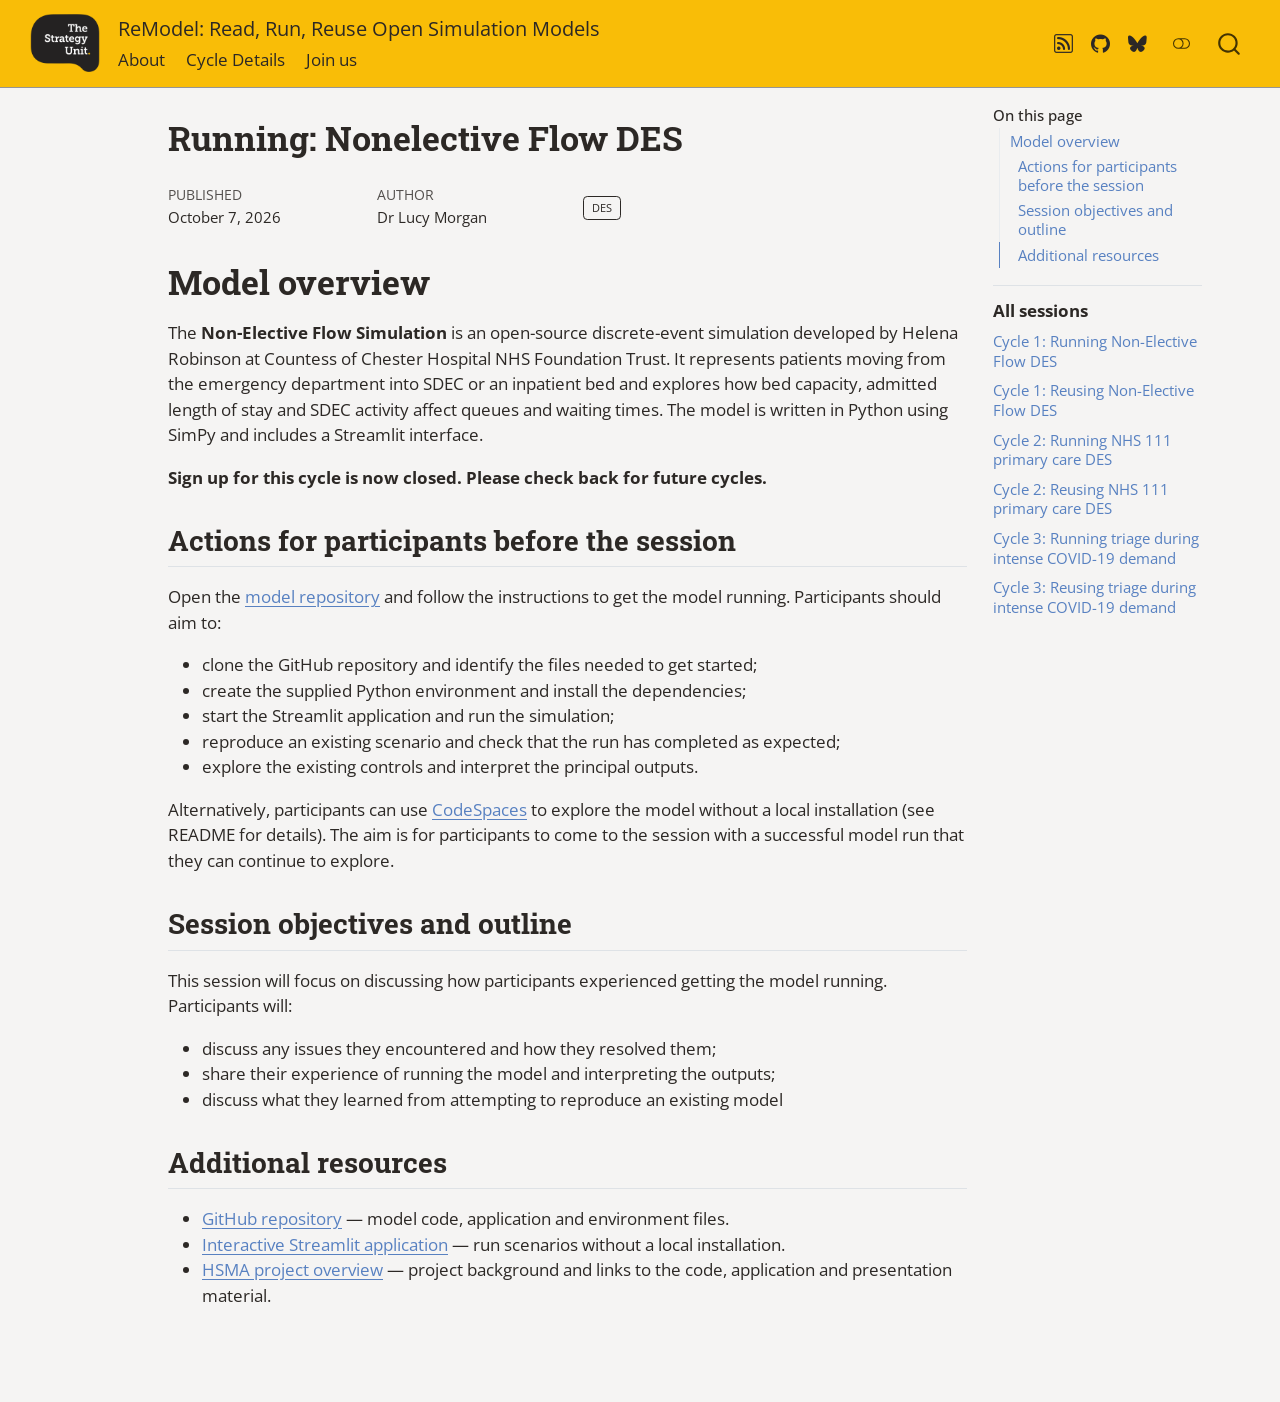
<file: sessions/1_nonelective-flow-running/index.html>
<!DOCTYPE html>
<html xmlns="http://www.w3.org/1999/xhtml" lang="en" xml:lang="en"><head>

<meta charset="utf-8">
<meta name="generator" content="quarto-1.10.20">

<meta name="viewport" content="width=device-width, initial-scale=1.0, user-scalable=yes">

<meta name="author" content="Dr Lucy Morgan">
<meta name="dcterms.date" content="2026-10-07">

<title>Running: Nonelective Flow DES – ReModel: Read, Run, Reuse Open Simulation Models</title>
<style>
/* Default styles provided by pandoc.
** See https://pandoc.org/MANUAL.html#variables-for-html for config info.
*/
span.smallcaps{font-variant: small-caps;}
div.columns{display: flex; gap: 1.5em;}
div.column{flex: auto;}
@media screen {
div.columns{gap: min(4vw, 1.5em);}
div.column{overflow-x: auto;}
}
div.hanging-indent{margin-left: 1.5em; text-indent: -1.5em;}
ul.task-list{list-style: none;}
ul.task-list li input[type="checkbox"] {
  width: 0.8em;
  margin: 0 0.8em 0.2em -1em; /* quarto-specific, see https://github.com/quarto-dev/quarto-cli/issues/4556 */ 
  vertical-align: middle;
}
</style>


<script src="../../site_libs/quarto-nav/quarto-nav.js"></script>
<script src="../../site_libs/quarto-nav/headroom.min.js"></script>
<script src="../../site_libs/clipboard/clipboard.min.js"></script>
<script src="../../site_libs/quarto-search/autocomplete.umd.js"></script>
<script src="../../site_libs/quarto-search/fuse.min.js"></script>
<script src="../../site_libs/quarto-search/quarto-search.js"></script>
<meta name="quarto:offset" content="../../">
<link href="../../images/logo_black_medium.png" rel="icon" type="image/png">
<script src="../../site_libs/quarto-html/quarto.js" type="module"></script>
<script src="../../site_libs/quarto-html/tabsets/tabsets.js" type="module"></script>
<script src="../../site_libs/quarto-html/popper.min.js"></script>
<script src="../../site_libs/quarto-html/tippy.umd.min.js"></script>
<script src="../../site_libs/quarto-html/anchor.min.js"></script>
<link href="../../site_libs/quarto-html/tippy.css" rel="stylesheet">
<link href="../../site_libs/quarto-html/quarto-syntax-highlighting-17888a1159294d3eb470f19f6f52f5a5.css" rel="stylesheet" class="quarto-color-scheme" id="quarto-text-highlighting-styles">
<link href="../../site_libs/quarto-html/quarto-syntax-highlighting-dark-0ae969d3293726db143f6e9eb89af930.css" rel="stylesheet" class="quarto-color-scheme quarto-color-alternate" id="quarto-text-highlighting-styles">
<link href="../../site_libs/quarto-html/quarto-syntax-highlighting-17888a1159294d3eb470f19f6f52f5a5.css" rel="stylesheet" class="quarto-color-scheme-extra" id="quarto-text-highlighting-styles">
<script src="../../site_libs/bootstrap/bootstrap.min.js"></script>
<link href="../../site_libs/bootstrap/bootstrap-icons.css" rel="stylesheet">
<link href="../../site_libs/bootstrap/bootstrap-c104b25e6d04f919b95708563da324a3.min.css" rel="stylesheet" append-hash="true" class="quarto-color-scheme" id="quarto-bootstrap" data-mode="light">
<link href="../../site_libs/bootstrap/bootstrap-dark-5fd4895ea0b8c004a115d9d2eeafd0e5.min.css" rel="stylesheet" append-hash="true" class="quarto-color-scheme quarto-color-alternate" id="quarto-bootstrap" data-mode="dark">
<link href="../../site_libs/bootstrap/bootstrap-c104b25e6d04f919b95708563da324a3.min.css" rel="stylesheet" append-hash="true" class="quarto-color-scheme-extra" id="quarto-bootstrap" data-mode="light">
<script id="quarto-search-options" type="application/json">{
  "location": "navbar",
  "copy-button": false,
  "collapse-after": 3,
  "panel-placement": "end",
  "type": "overlay",
  "limit": 50,
  "keyboard-shortcut": [
    "f",
    "/",
    "s"
  ],
  "show-item-context": false,
  "language": {
    "search-no-results-text": "No results",
    "search-matching-documents-text": "matching documents",
    "search-copy-link-title": "Copy link to search",
    "search-hide-matches-text": "Hide additional matches",
    "search-more-match-text": "more match in this document",
    "search-more-matches-text": "more matches in this document",
    "search-clear-button-title": "Clear",
    "search-text-placeholder": "",
    "search-detached-cancel-button-title": "Cancel",
    "search-submit-button-title": "Submit",
    "search-label": "Search"
  }
}</script>


<link rel="stylesheet" href="../../_SUBrand.StyleSheet.css">
<link rel="stylesheet" href="../../_listing.css">
</head>

<body class="nav-fixed quarto-light"><script id="quarto-html-before-body" type="application/javascript">
    const toggleBodyColorMode = (bsSheetEl) => {
      const mode = bsSheetEl.getAttribute("data-mode");
      const bodyEl = window.document.querySelector("body");
      if (mode === "dark") {
        bodyEl.classList.add("quarto-dark");
        bodyEl.classList.remove("quarto-light");
      } else {
        bodyEl.classList.add("quarto-light");
        bodyEl.classList.remove("quarto-dark");
      }
    }
    const toggleBodyColorPrimary = () => {
      const bsSheetEl = window.document.querySelector("link#quarto-bootstrap:not([rel=disabled-stylesheet])");
      if (bsSheetEl) {
        toggleBodyColorMode(bsSheetEl);
      }
    }
    const setColorSchemeToggle = (alternate) => {
      const toggles = window.document.querySelectorAll('.quarto-color-scheme-toggle');
      for (let i=0; i < toggles.length; i++) {
        const toggle = toggles[i];
        if (toggle) {
          if (alternate) {
            toggle.classList.add("alternate");
          } else {
            toggle.classList.remove("alternate");
          }
        }
      }
    };
    const toggleColorMode = (alternate) => {
      // Switch the stylesheets
      const primaryStylesheets = window.document.querySelectorAll('link.quarto-color-scheme:not(.quarto-color-alternate)');
      const alternateStylesheets = window.document.querySelectorAll('link.quarto-color-scheme.quarto-color-alternate');
      manageTransitions('#quarto-margin-sidebar .nav-link', false);
      if (alternate) {
        // note: dark is layered on light, we don't disable primary!
        enableStylesheet(alternateStylesheets);
        for (const sheetNode of alternateStylesheets) {
          if (sheetNode.id === "quarto-bootstrap") {
            toggleBodyColorMode(sheetNode);
          }
        }
      } else {
        disableStylesheet(alternateStylesheets);
        enableStylesheet(primaryStylesheets)
        toggleBodyColorPrimary();
      }
      manageTransitions('#quarto-margin-sidebar .nav-link', true);
      // Switch the toggles
      setColorSchemeToggle(alternate)
      // Hack to workaround the fact that safari doesn't
      // properly recolor the scrollbar when toggling (#1455)
      if (navigator.userAgent.indexOf('Safari') > 0 && navigator.userAgent.indexOf('Chrome') == -1) {
        manageTransitions("body", false);
        window.scrollTo(0, 1);
        setTimeout(() => {
          window.scrollTo(0, 0);
          manageTransitions("body", true);
        }, 40);
      }
    }
    const disableStylesheet = (stylesheets) => {
      for (let i=0; i < stylesheets.length; i++) {
        const stylesheet = stylesheets[i];
        stylesheet.rel = 'disabled-stylesheet';
      }
    }
    const enableStylesheet = (stylesheets) => {
      for (let i=0; i < stylesheets.length; i++) {
        const stylesheet = stylesheets[i];
        if(stylesheet.rel !== 'stylesheet') { // for Chrome, which will still FOUC without this check
          stylesheet.rel = 'stylesheet';
        }
      }
    }
    const manageTransitions = (selector, allowTransitions) => {
      const els = window.document.querySelectorAll(selector);
      for (let i=0; i < els.length; i++) {
        const el = els[i];
        if (allowTransitions) {
          el.classList.remove('notransition');
        } else {
          el.classList.add('notransition');
        }
      }
    }
    const isFileUrl = () => {
      return window.location.protocol === 'file:';
    }
    const hasAlternateSentinel = () => {
      let styleSentinel = getColorSchemeSentinel();
      if (styleSentinel !== null) {
        return styleSentinel === "alternate";
      } else {
        return false;
      }
    }
    const setStyleSentinel = (alternate) => {
      const value = alternate ? "alternate" : "default";
      if (!isFileUrl()) {
        window.localStorage.setItem("quarto-color-scheme", value);
      } else {
        localAlternateSentinel = value;
      }
    }
    const getColorSchemeSentinel = () => {
      if (!isFileUrl()) {
        const storageValue = window.localStorage.getItem("quarto-color-scheme");
        return storageValue != null ? storageValue : localAlternateSentinel;
      } else {
        return localAlternateSentinel;
      }
    }
    const toggleGiscusIfUsed = (isAlternate, darkModeDefault) => {
      const baseTheme = document.querySelector('#giscus-base-theme')?.value ?? 'light';
      const alternateTheme = document.querySelector('#giscus-alt-theme')?.value ?? 'dark';
      let newTheme = '';
      if(authorPrefersDark) {
        newTheme = isAlternate ? baseTheme : alternateTheme;
      } else {
        newTheme = isAlternate ? alternateTheme : baseTheme;
      }
      const changeGiscusTheme = () => {
        // From: https://github.com/giscus/giscus/issues/336
        const sendMessage = (message) => {
          const iframe = document.querySelector('iframe.giscus-frame');
          if (!iframe) return;
          iframe.contentWindow.postMessage({ giscus: message }, 'https://giscus.app');
        }
        sendMessage({
          setConfig: {
            theme: newTheme
          }
        });
      }
      const isGiscussLoaded = window.document.querySelector('iframe.giscus-frame') !== null;
      if (isGiscussLoaded) {
        changeGiscusTheme();
      }
    };
    const authorPrefersDark = false;
    const darkModeDefault = authorPrefersDark;
      document.querySelector('link#quarto-text-highlighting-styles.quarto-color-scheme-extra').rel = 'disabled-stylesheet';
      document.querySelector('link#quarto-bootstrap.quarto-color-scheme-extra').rel = 'disabled-stylesheet';
    let localAlternateSentinel = darkModeDefault ? 'alternate' : 'default';
    // Dark / light mode switch
    window.quartoToggleColorScheme = () => {
      // Read the current dark / light value
      let toAlternate = !hasAlternateSentinel();
      toggleColorMode(toAlternate);
      setStyleSentinel(toAlternate);
      toggleGiscusIfUsed(toAlternate, darkModeDefault);
      window.dispatchEvent(new Event('resize'));
    };
    // Switch to dark mode if need be
    if (hasAlternateSentinel()) {
      toggleColorMode(true);
    } else {
      toggleColorMode(false);
    }
  </script>

<div id="quarto-search-results"></div>
  <header id="quarto-header" class="headroom fixed-top">
    <nav class="navbar navbar-expand-lg " data-bs-theme="dark">
      <div class="navbar-container container-fluid">
      <div class="navbar-brand-container mx-auto">
    <a href="../../index.html" class="navbar-brand navbar-brand-logo">
    <img src="../../images/logo_black_medium.png" alt="" class="navbar-logo light-content">
    <img src="../../images/logo_yellow_medium.png" alt="" class="navbar-logo dark-content">
    </a>
    <a class="navbar-brand" href="../../index.html">
    <span class="navbar-title">ReModel: Read, Run, Reuse Open Simulation Models</span>
    </a>
  </div>
            <div id="quarto-search" class="" title="Search"></div>
          <button class="navbar-toggler" type="button" data-bs-toggle="collapse" data-bs-target="#navbarCollapse" aria-controls="navbarCollapse" role="menu" aria-expanded="false" aria-label="Toggle navigation" onclick="if (window.quartoToggleHeadroom) { window.quartoToggleHeadroom(); }">
  <span class="navbar-toggler-icon"></span>
</button>
          <div class="collapse navbar-collapse" id="navbarCollapse">
            <ul class="navbar-nav navbar-nav-scroll me-auto">
  <li class="nav-item">
    <a class="nav-link" href="../../index.html"> 
<span class="menu-text">About</span></a>
  </li>  
  <li class="nav-item">
    <a class="nav-link" href="../../sessions/index.html"> 
<span class="menu-text">Cycle Details</span></a>
  </li>  
  <li class="nav-item">
    <a class="nav-link" href="../../join-us/index.html"> 
<span class="menu-text">Join us</span></a>
  </li>  
</ul>
            <ul class="navbar-nav navbar-nav-scroll ms-auto">
  <li class="nav-item compact">
    <a class="nav-link" href="../../sessions/index.xml"> <i class="bi bi-rss" role="img">
</i> 
<span class="menu-text"></span></a>
  </li>  
  <li class="nav-item compact">
    <a class="nav-link" href="https://github.com/The-Strategy-Unit"> <i class="bi bi-github" role="img">
</i> 
<span class="menu-text"></span></a>
  </li>  
  <li class="nav-item compact">
    <a class="nav-link" href="https://bsky.app/profile/strategyunit.bsky.social"> <i class="bi bi-bluesky" role="img">
</i> 
<span class="menu-text"></span></a>
  </li>  
</ul>
          </div> <!-- /navcollapse -->
            <div class="quarto-navbar-tools">
  <a href="" class="quarto-color-scheme-toggle quarto-navigation-tool  px-1" onclick="window.quartoToggleColorScheme(); return false;" title="Toggle dark mode"><i class="bi"></i></a>
</div>
      </div> <!-- /container-fluid -->
    </nav>
</header>
<!-- content -->
<div id="quarto-content" class="quarto-container page-columns page-rows-contents page-layout-article page-navbar">
<!-- sidebar -->
<!-- margin-sidebar -->
    <div id="quarto-margin-sidebar" class="sidebar margin-sidebar">
        <nav id="TOC" role="doc-toc" class="toc-active">
    <h2 id="toc-title">On this page</h2>
   
  <ul>
  <li><a href="#model-overview" id="toc-model-overview" class="nav-link active" data-scroll-target="#model-overview">Model overview</a>
  <ul class="collapse">
  <li><a href="#actions-for-participants-before-the-session" id="toc-actions-for-participants-before-the-session" class="nav-link" data-scroll-target="#actions-for-participants-before-the-session">Actions for participants before the session</a></li>
  <li><a href="#session-objectives-and-outline" id="toc-session-objectives-and-outline" class="nav-link" data-scroll-target="#session-objectives-and-outline">Session objectives and outline</a></li>
  <li><a href="#additional-resources" id="toc-additional-resources" class="nav-link" data-scroll-target="#additional-resources">Additional resources</a></li>
  </ul></li>
  </ul>
</nav>
    </div>
<!-- main -->
<main class="content" id="quarto-document-content">


<header id="title-block-header" class="quarto-title-block default">
<div class="quarto-title">
<h1 class="title">Running: Nonelective Flow DES</h1>
  <div class="quarto-categories">
    <div class="quarto-category">DES</div>
  </div>
  </div>



<div class="quarto-title-meta">

    <div>
    <div class="quarto-title-meta-heading">Author</div>
    <div class="quarto-title-meta-contents">
             <p>Dr Lucy Morgan </p>
          </div>
  </div>
    
    <div>
    <div class="quarto-title-meta-heading">Published</div>
    <div class="quarto-title-meta-contents">
      <p class="date">October 7, 2026</p>
    </div>
  </div>
  
    
  </div>
  


</header>


<section id="model-overview" class="level1">
<h1>Model overview</h1>
<p>The <strong>Non-Elective Flow Simulation</strong> is an open-source discrete-event simulation developed by Helena Robinson at Countess of Chester Hospital NHS Foundation Trust. It represents patients moving from the emergency department into SDEC or an inpatient bed and explores how bed capacity, admitted length of stay and SDEC activity affect queues and waiting times. The model is written in Python using SimPy and includes a Streamlit interface.</p>
<!---
[How to join](../../join-us/index.qmd){.btn .btn-primary .session-join-action}
-->
<p><strong>Sign up for this cycle is now closed. Please check back for future cycles.</strong></p>
<div class="all-sessions-menu">
<div class="all-sessions-title">
All sessions
</div>
<ul>
<li><a href="../../sessions/1_nonelective-flow-running/index.html">Cycle 1: Running Non-Elective Flow DES</a></li>
<li><a href="../../sessions/2_nonelective-flow-reusing/index.html">Cycle 1: Reusing Non-Elective Flow DES</a></li>
<li><a href="../../sessions/3_primary-demand-111-running/index.html">Cycle 2: Running NHS 111 primary care DES</a></li>
<li><a href="../../sessions/4_primary-demand-111-reusing/index.html">Cycle 2: Reusing NHS 111 primary care DES</a></li>
<li><a href="../../sessions/5_triage-during-intense-demand-running/index.html">Cycle 3: Running triage during intense COVID-19 demand</a></li>
<li><a href="../../sessions/6_triage-during-intense-demand-reusing/index.html">Cycle 3: Reusing triage during intense COVID-19 demand</a></li>
</ul>
</div>
<script>
(() => {
  const moveAllSessionsMenu = () => {
    const menu = document.querySelector(".all-sessions-menu");
    const contents = document.querySelector("#TOC");

    if (!menu) return;
    if (contents) contents.appendChild(menu);
    menu.classList.add("all-sessions-menu-ready");
  };

  if (document.readyState === "loading") {
    document.addEventListener("DOMContentLoaded", moveAllSessionsMenu);
  } else {
    moveAllSessionsMenu();
  }
})();
</script>
<section id="actions-for-participants-before-the-session" class="level2">
<h2 class="anchored" data-anchor-id="actions-for-participants-before-the-session">Actions for participants before the session</h2>
<p>Open the <a href="https://github.com/ReModel-Club/Non-Elective-Flow-Simulation">model repository</a> and follow the instructions to get the model running. Participants should aim to:</p>
<ul>
<li>clone the GitHub repository and identify the files needed to get started;</li>
<li>create the supplied Python environment and install the dependencies;</li>
<li>start the Streamlit application and run the simulation;</li>
<li>reproduce an existing scenario and check that the run has completed as expected;</li>
<li>explore the existing controls and interpret the principal outputs.</li>
</ul>
<p>Alternatively, participants can use <a href="https://github.com/codespaces">CodeSpaces</a> to explore the model without a local installation (see README for details). The aim is for participants to come to the session with a successful model run that they can continue to explore.</p>
</section>
<section id="session-objectives-and-outline" class="level2">
<h2 class="anchored" data-anchor-id="session-objectives-and-outline">Session objectives and outline</h2>
<p>This session will focus on discussing how participants experienced getting the model running. Participants will:</p>
<ul>
<li>discuss any issues they encountered and how they resolved them;</li>
<li>share their experience of running the model and interpreting the outputs;</li>
<li>discuss what they learned from attempting to reproduce an existing model</li>
</ul>
</section>
<section id="additional-resources" class="level2">
<h2 class="anchored" data-anchor-id="additional-resources">Additional resources</h2>
<ul>
<li><a href="https://github.com/ReModel-Club/Non-Elective-Flow-Simulation">GitHub repository</a> — model code, application and environment files.</li>
<li><a href="https://non-elective-flow-simulation-coch.streamlit.app/">Interactive Streamlit application</a> — run scenarios without a local installation.</li>
<li><a href="https://hsma.co.uk/previous_projects/hsma_6/H6_6001_DES_modelling_non_elective_flow/index.html">HSMA project overview</a> — project background and links to the code, application and presentation material.</li>
</ul>


</section>
</section>

</main> <!-- /main -->
<script id="quarto-html-after-body" type="application/javascript">
  window.document.addEventListener("DOMContentLoaded", function (event) {
    // Ensure there is a toggle, if there isn't float one in the top right
    if (window.document.querySelector('.quarto-color-scheme-toggle') === null) {
      const a = window.document.createElement('a');
      a.classList.add('top-right');
      a.classList.add('quarto-color-scheme-toggle');
      a.href = "";
      a.onclick = function() { try { window.quartoToggleColorScheme(); } catch {} return false; };
      const i = window.document.createElement("i");
      i.classList.add('bi');
      a.appendChild(i);
      window.document.body.appendChild(a);
    }
    setColorSchemeToggle(hasAlternateSentinel())
    const icon = "";
    const anchorJS = new window.AnchorJS();
    anchorJS.options = {
      placement: 'right',
      icon: icon
    };
    anchorJS.add('.anchored');
    const isCodeAnnotation = (el) => {
      for (const clz of el.classList) {
        if (clz.startsWith('code-annotation-')) {                     
          return true;
        }
      }
      return false;
    }
    const onCopySuccess = function(e) {
      // button target
      const button = e.trigger;
      // don't keep focus
      button.blur();
      // flash "checked"
      button.classList.add('code-copy-button-checked');
      var currentTitle = button.getAttribute("title");
      button.setAttribute("title", "Copied!");
      let tooltip;
      if (window.bootstrap) {
        button.setAttribute("data-bs-toggle", "tooltip");
        button.setAttribute("data-bs-placement", "left");
        button.setAttribute("data-bs-title", "Copied!");
        tooltip = new bootstrap.Tooltip(button, 
          { trigger: "manual", 
            customClass: "code-copy-button-tooltip",
            offset: [0, -8]});
        tooltip.show();    
      }
      setTimeout(function() {
        if (tooltip) {
          tooltip.hide();
          button.removeAttribute("data-bs-title");
          button.removeAttribute("data-bs-toggle");
          button.removeAttribute("data-bs-placement");
        }
        button.setAttribute("title", currentTitle);
        button.classList.remove('code-copy-button-checked');
      }, 1000);
      // clear code selection
      e.clearSelection();
    }
    const getTextToCopy = function(trigger) {
      const outerScaffold = trigger.parentElement.cloneNode(true);
      const codeEl = outerScaffold.querySelector('code');
      for (const childEl of codeEl.children) {
        if (isCodeAnnotation(childEl)) {
          childEl.remove();
        }
      }
      return codeEl.innerText;
    }
    const clipboard = new window.ClipboardJS('.code-copy-button:not([data-in-quarto-modal])', {
      text: getTextToCopy
    });
    clipboard.on('success', onCopySuccess);
    if (window.document.getElementById('quarto-embedded-source-code-modal')) {
      const clipboardModal = new window.ClipboardJS('.code-copy-button[data-in-quarto-modal]', {
        text: getTextToCopy,
        container: window.document.getElementById('quarto-embedded-source-code-modal')
      });
      clipboardModal.on('success', onCopySuccess);
    }
      var localhostRegex = new RegExp(/^(?:http|https):\/\/localhost\:?[0-9]*\//);
      var mailtoRegex = new RegExp(/^mailto:/);
        var filterRegex = new RegExp("https:\/\/the-strategy-unit\.github\.io\/ReModel-docs\/");
      var isInternal = (href) => {
          return filterRegex.test(href) || localhostRegex.test(href) || mailtoRegex.test(href);
      }
      // Inspect non-navigation links and adorn them if external
     var links = window.document.querySelectorAll('a[href]:not(.nav-link):not(.navbar-brand):not(.toc-action):not(.sidebar-link):not(.sidebar-item-toggle):not(.pagination-link):not(.no-external):not([aria-hidden]):not(.dropdown-item):not(.quarto-navigation-tool):not(.about-link)');
      for (var i=0; i<links.length; i++) {
        const link = links[i];
        if (!isInternal(link.href)) {
          // undo the damage that might have been done by quarto-nav.js in the case of
          // links that we want to consider external
          if (link.dataset.originalHref !== undefined) {
            link.href = link.dataset.originalHref;
          }
        }
      }
    function tippyHover(el, contentFn, onTriggerFn, onUntriggerFn) {
      const config = {
        allowHTML: true,
        maxWidth: 500,
        delay: 100,
        arrow: false,
        appendTo: function(el) {
            return el.parentElement;
        },
        interactive: true,
        interactiveBorder: 10,
        theme: 'quarto',
        placement: 'bottom-start',
      };
      if (contentFn) {
        config.content = contentFn;
      }
      if (onTriggerFn) {
        config.onTrigger = onTriggerFn;
      }
      if (onUntriggerFn) {
        config.onUntrigger = onUntriggerFn;
      }
      window.tippy(el, config); 
    }
    const noterefs = window.document.querySelectorAll('a[role="doc-noteref"]');
    for (var i=0; i<noterefs.length; i++) {
      const ref = noterefs[i];
      tippyHover(ref, function() {
        // use id or data attribute instead here
        let href = ref.getAttribute('data-footnote-href') || ref.getAttribute('href');
        try { href = new URL(href).hash; } catch {}
        const id = href.replace(/^#\/?/, "");
        const note = window.document.getElementById(id);
        if (note) {
          return note.innerHTML;
        } else {
          return "";
        }
      });
    }
    const xrefs = window.document.querySelectorAll('a.quarto-xref');
    const processXRef = (id, note) => {
      // Strip column container classes
      const stripColumnClz = (el) => {
        el.classList.remove("page-full", "page-columns");
        if (el.children) {
          for (const child of el.children) {
            stripColumnClz(child);
          }
        }
      }
      stripColumnClz(note)
      if (id === null || id.startsWith('sec-')) {
        // Special case sections, only their first couple elements
        const container = document.createElement("div");
        if (note.children && note.children.length > 2) {
          container.appendChild(note.children[0].cloneNode(true));
          for (let i = 1; i < note.children.length; i++) {
            const child = note.children[i];
            if (child.tagName === "P" && child.innerText === "") {
              continue;
            } else {
              container.appendChild(child.cloneNode(true));
              break;
            }
          }
          if (window.Quarto?.typesetMath) {
            window.Quarto.typesetMath(container);
          }
          return container.innerHTML
        } else {
          if (window.Quarto?.typesetMath) {
            window.Quarto.typesetMath(note);
          }
          return note.innerHTML;
        }
      } else {
        // Remove any anchor links if they are present
        const anchorLink = note.querySelector('a.anchorjs-link');
        if (anchorLink) {
          anchorLink.remove();
        }
        if (window.Quarto?.typesetMath) {
          window.Quarto.typesetMath(note);
        }
        if (note.classList.contains("callout")) {
          return note.outerHTML;
        } else {
          return note.innerHTML;
        }
      }
    }
    for (var i=0; i<xrefs.length; i++) {
      const xref = xrefs[i];
      tippyHover(xref, undefined, function(instance) {
        instance.disable();
        let url = xref.getAttribute('href');
        let hash = undefined; 
        if (url.startsWith('#')) {
          hash = url;
        } else {
          try { hash = new URL(url).hash; } catch {}
        }
        if (hash) {
          const id = hash.replace(/^#\/?/, "");
          const note = window.document.getElementById(id);
          if (note !== null) {
            try {
              const html = processXRef(id, note.cloneNode(true));
              instance.setContent(html);
            } finally {
              instance.enable();
              instance.show();
            }
          } else {
            // See if we can fetch this
            fetch(url.split('#')[0])
            .then(res => res.text())
            .then(html => {
              const parser = new DOMParser();
              const htmlDoc = parser.parseFromString(html, "text/html");
              const note = htmlDoc.getElementById(id);
              if (note !== null) {
                const html = processXRef(id, note);
                instance.setContent(html);
              } 
            }).finally(() => {
              instance.enable();
              instance.show();
            });
          }
        } else {
          // See if we can fetch a full url (with no hash to target)
          // This is a special case and we should probably do some content thinning / targeting
          fetch(url)
          .then(res => res.text())
          .then(html => {
            const parser = new DOMParser();
            const htmlDoc = parser.parseFromString(html, "text/html");
            const note = htmlDoc.querySelector('main.content');
            if (note !== null) {
              // This should only happen for chapter cross references
              // (since there is no id in the URL)
              // remove the first header
              if (note.children.length > 0 && note.children[0].tagName === "HEADER") {
                note.children[0].remove();
              }
              const html = processXRef(null, note);
              instance.setContent(html);
            } 
          }).finally(() => {
            instance.enable();
            instance.show();
          });
        }
      }, function(instance) {
      });
    }
        let selectedAnnoteEl;
        const selectorForAnnotation = ( cell, annotation) => {
          let cellAttr = 'data-code-cell="' + cell + '"';
          let lineAttr = 'data-code-annotation="' +  annotation + '"';
          const selector = 'span[' + cellAttr + '][' + lineAttr + ']';
          return selector;
        }
        const selectCodeLines = (annoteEl) => {
          const doc = window.document;
          const targetCell = annoteEl.getAttribute("data-target-cell");
          const targetAnnotation = annoteEl.getAttribute("data-target-annotation");
          const annoteSpan = window.document.querySelector(selectorForAnnotation(targetCell, targetAnnotation));
          const lines = annoteSpan.getAttribute("data-code-lines").split(",");
          const lineIds = lines.map((line) => {
            return targetCell + "-" + line;
          })
          let top = null;
          let height = null;
          let parent = null;
          if (lineIds.length > 0) {
              //compute the position of the single el (top and bottom and make a div)
              const el = window.document.getElementById(lineIds[0]);
              top = el.offsetTop;
              height = el.offsetHeight;
              parent = el.parentElement.parentElement;
            if (lineIds.length > 1) {
              const lastEl = window.document.getElementById(lineIds[lineIds.length - 1]);
              const bottom = lastEl.offsetTop + lastEl.offsetHeight;
              height = bottom - top;
            }
            if (top !== null && height !== null && parent !== null) {
              // cook up a div (if necessary) and position it 
              let div = window.document.getElementById("code-annotation-line-highlight");
              if (div === null) {
                div = window.document.createElement("div");
                div.setAttribute("id", "code-annotation-line-highlight");
                div.style.position = 'absolute';
                parent.appendChild(div);
              }
              div.style.top = top - 2 + "px";
              div.style.height = height + 4 + "px";
              div.style.left = 0;
              let gutterDiv = window.document.getElementById("code-annotation-line-highlight-gutter");
              if (gutterDiv === null) {
                gutterDiv = window.document.createElement("div");
                gutterDiv.setAttribute("id", "code-annotation-line-highlight-gutter");
                gutterDiv.style.position = 'absolute';
                const codeCell = window.document.getElementById(targetCell);
                const gutter = codeCell.querySelector('.code-annotation-gutter');
                gutter.appendChild(gutterDiv);
              }
              gutterDiv.style.top = top - 2 + "px";
              gutterDiv.style.height = height + 4 + "px";
            }
            selectedAnnoteEl = annoteEl;
          }
        };
        const unselectCodeLines = () => {
          const elementsIds = ["code-annotation-line-highlight", "code-annotation-line-highlight-gutter"];
          elementsIds.forEach((elId) => {
            const div = window.document.getElementById(elId);
            if (div) {
              div.remove();
            }
          });
          selectedAnnoteEl = undefined;
        };
          // Handle positioning of the toggle
      window.addEventListener(
        "resize",
        throttle(() => {
          elRect = undefined;
          if (selectedAnnoteEl) {
            selectCodeLines(selectedAnnoteEl);
          }
        }, 10)
      );
      function throttle(fn, ms) {
      let throttle = false;
      let timer;
        return (...args) => {
          if(!throttle) { // first call gets through
              fn.apply(this, args);
              throttle = true;
          } else { // all the others get throttled
              if(timer) clearTimeout(timer); // cancel #2
              timer = setTimeout(() => {
                fn.apply(this, args);
                timer = throttle = false;
              }, ms);
          }
        };
      }
        // Attach click handler to the DT
        const annoteDls = window.document.querySelectorAll('dt[data-target-cell]');
        for (const annoteDlNode of annoteDls) {
          annoteDlNode.addEventListener('click', (event) => {
            const clickedEl = event.target;
            if (clickedEl !== selectedAnnoteEl) {
              unselectCodeLines();
              const activeEl = window.document.querySelector('dt[data-target-cell].code-annotation-active');
              if (activeEl) {
                activeEl.classList.remove('code-annotation-active');
              }
              selectCodeLines(clickedEl);
              clickedEl.classList.add('code-annotation-active');
            } else {
              // Unselect the line
              unselectCodeLines();
              clickedEl.classList.remove('code-annotation-active');
            }
          });
        }
    const findCites = (el) => {
      const parentEl = el.parentElement;
      if (parentEl) {
        const cites = parentEl.dataset.cites;
        if (cites) {
          return {
            el,
            cites: cites.split(' ')
          };
        } else {
          return findCites(el.parentElement)
        }
      } else {
        return undefined;
      }
    };
    var bibliorefs = window.document.querySelectorAll('a[role="doc-biblioref"]');
    for (var i=0; i<bibliorefs.length; i++) {
      const ref = bibliorefs[i];
      const citeInfo = findCites(ref);
      if (citeInfo) {
        tippyHover(citeInfo.el, function() {
          var popup = window.document.createElement('div');
          citeInfo.cites.forEach(function(cite) {
            var citeDiv = window.document.createElement('div');
            citeDiv.classList.add('hanging-indent');
            citeDiv.classList.add('csl-entry');
            var biblioDiv = window.document.getElementById('ref-' + cite);
            if (biblioDiv) {
              citeDiv.innerHTML = biblioDiv.innerHTML;
            }
            popup.appendChild(citeDiv);
          });
          return popup.innerHTML;
        });
      }
    }
  });
  </script>
</div> <!-- /content -->




</body></html>
</file>
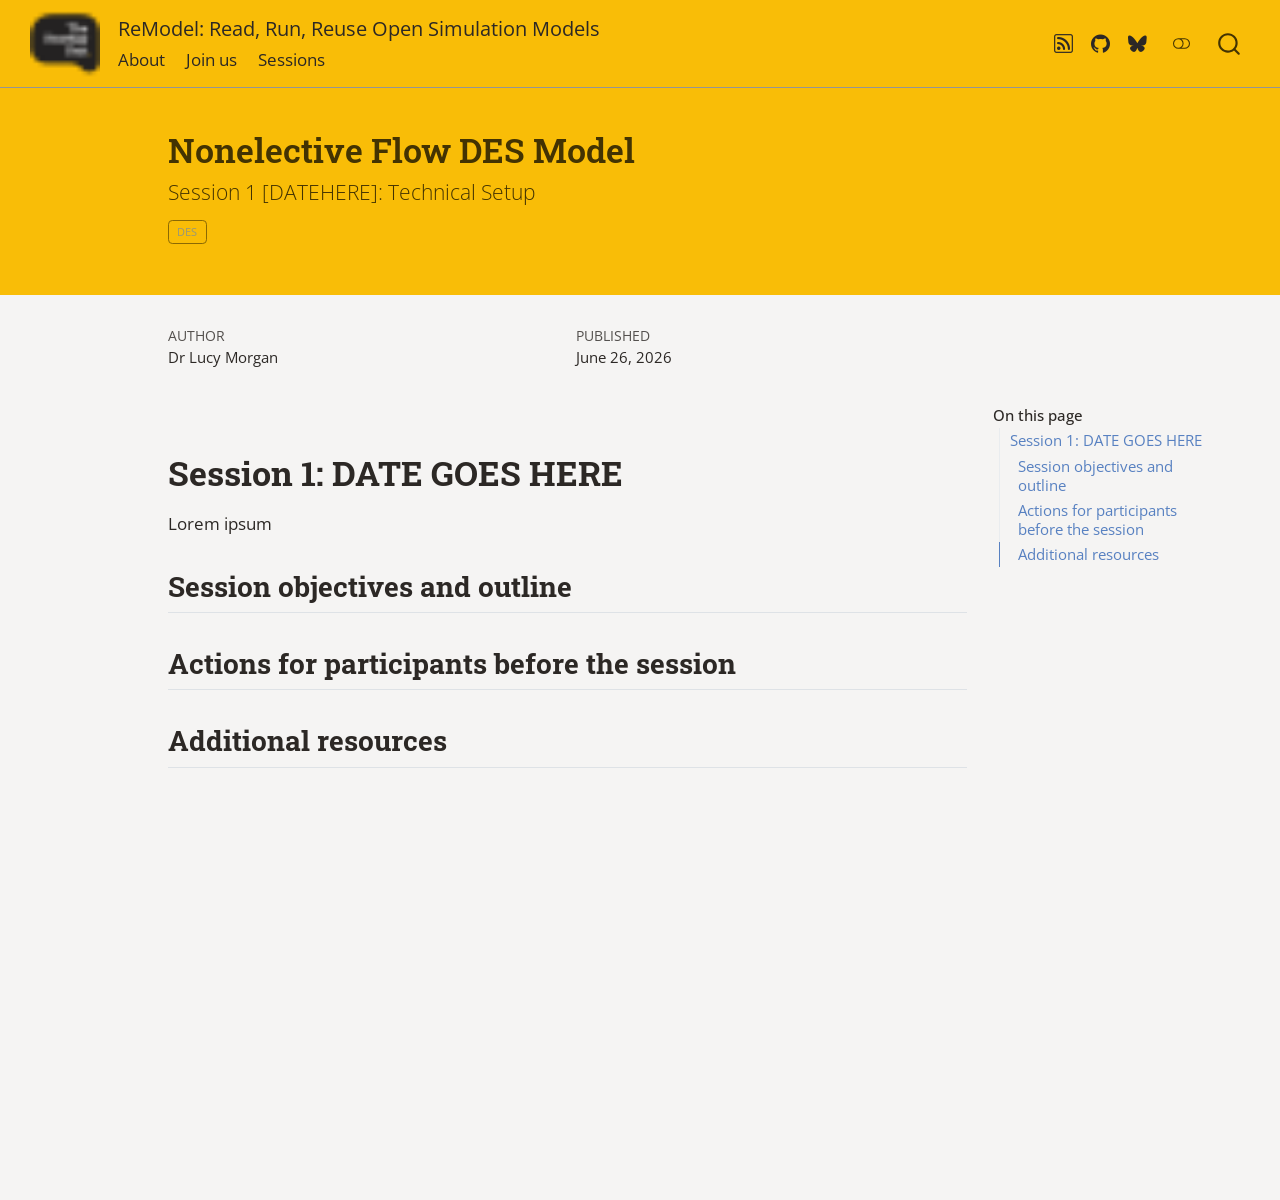
<file: sessions/1_nonelective-flow/index.html>
<!DOCTYPE html>
<html xmlns="http://www.w3.org/1999/xhtml" lang="en" xml:lang="en"><head>

<meta charset="utf-8">
<meta name="generator" content="quarto-1.9.38">

<meta name="viewport" content="width=device-width, initial-scale=1.0, user-scalable=yes">

<meta name="author" content="Dr Lucy Morgan">
<meta name="dcterms.date" content="2026-06-26">

<title>Nonelective Flow DES Model – ReModel: Read, Run, Reuse Open Simulation Models</title>
<style>
/* Default styles provided by pandoc.
** See https://pandoc.org/MANUAL.html#variables-for-html for config info.
*/
code{white-space: pre-wrap;}
span.smallcaps{font-variant: small-caps;}
div.columns{display: flex; gap: min(4vw, 1.5em);}
div.column{flex: auto; overflow-x: auto;}
div.hanging-indent{margin-left: 1.5em; text-indent: -1.5em;}
ul.task-list{list-style: none;}
ul.task-list li input[type="checkbox"] {
  width: 0.8em;
  margin: 0 0.8em 0.2em -1em; /* quarto-specific, see https://github.com/quarto-dev/quarto-cli/issues/4556 */ 
  vertical-align: middle;
}
</style>


<script src="../../site_libs/quarto-nav/quarto-nav.js"></script>
<script src="../../site_libs/quarto-nav/headroom.min.js"></script>
<script src="../../site_libs/clipboard/clipboard.min.js"></script>
<script src="../../site_libs/quarto-search/autocomplete.umd.js"></script>
<script src="../../site_libs/quarto-search/fuse.min.js"></script>
<script src="../../site_libs/quarto-search/quarto-search.js"></script>
<meta name="quarto:offset" content="../../">
<link href="../../images/logo_black_favicon.png" rel="icon" type="image/png">
<script src="../../site_libs/quarto-html/quarto.js" type="module"></script>
<script src="../../site_libs/quarto-html/tabsets/tabsets.js" type="module"></script>
<script src="../../site_libs/quarto-html/popper.min.js"></script>
<script src="../../site_libs/quarto-html/tippy.umd.min.js"></script>
<script src="../../site_libs/quarto-html/anchor.min.js"></script>
<link href="../../site_libs/quarto-html/tippy.css" rel="stylesheet">
<link href="../../site_libs/quarto-html/quarto-syntax-highlighting-15634bcf2e68342d4ad2dfa704d543f6.css" rel="stylesheet" class="quarto-color-scheme" id="quarto-text-highlighting-styles">
<link href="../../site_libs/quarto-html/quarto-syntax-highlighting-dark-0a6b7249c26820e032cb0bd839ff02b1.css" rel="stylesheet" class="quarto-color-scheme quarto-color-alternate" id="quarto-text-highlighting-styles">
<link href="../../site_libs/quarto-html/quarto-syntax-highlighting-15634bcf2e68342d4ad2dfa704d543f6.css" rel="stylesheet" class="quarto-color-scheme-extra" id="quarto-text-highlighting-styles">
<script src="../../site_libs/bootstrap/bootstrap.min.js"></script>
<link href="../../site_libs/bootstrap/bootstrap-icons.css" rel="stylesheet">
<link href="../../site_libs/bootstrap/bootstrap-c3b43c4c31acf62bdc8e15f9b7ac4420.min.css" rel="stylesheet" append-hash="true" class="quarto-color-scheme" id="quarto-bootstrap" data-mode="light">
<link href="../../site_libs/bootstrap/bootstrap-dark-e4793228928cbe254e8126d6889f4ec6.min.css" rel="stylesheet" append-hash="true" class="quarto-color-scheme quarto-color-alternate" id="quarto-bootstrap" data-mode="light">
<link href="../../site_libs/bootstrap/bootstrap-c3b43c4c31acf62bdc8e15f9b7ac4420.min.css" rel="stylesheet" append-hash="true" class="quarto-color-scheme-extra" id="quarto-bootstrap" data-mode="light">
<script id="quarto-search-options" type="application/json">{
  "location": "navbar",
  "copy-button": false,
  "collapse-after": 3,
  "panel-placement": "end",
  "type": "overlay",
  "limit": 50,
  "keyboard-shortcut": [
    "f",
    "/",
    "s"
  ],
  "show-item-context": false,
  "language": {
    "search-no-results-text": "No results",
    "search-matching-documents-text": "matching documents",
    "search-copy-link-title": "Copy link to search",
    "search-hide-matches-text": "Hide additional matches",
    "search-more-match-text": "more match in this document",
    "search-more-matches-text": "more matches in this document",
    "search-clear-button-title": "Clear",
    "search-text-placeholder": "",
    "search-detached-cancel-button-title": "Cancel",
    "search-submit-button-title": "Submit",
    "search-label": "Search"
  }
}</script>


<link rel="stylesheet" href="../../_SUBrand.StyleSheet.css">
</head>

<body class="nav-fixed quarto-light"><script id="quarto-html-before-body" type="application/javascript">
    const toggleBodyColorMode = (bsSheetEl) => {
      const mode = bsSheetEl.getAttribute("data-mode");
      const bodyEl = window.document.querySelector("body");
      if (mode === "dark") {
        bodyEl.classList.add("quarto-dark");
        bodyEl.classList.remove("quarto-light");
      } else {
        bodyEl.classList.add("quarto-light");
        bodyEl.classList.remove("quarto-dark");
      }
    }
    const toggleBodyColorPrimary = () => {
      const bsSheetEl = window.document.querySelector("link#quarto-bootstrap:not([rel=disabled-stylesheet])");
      if (bsSheetEl) {
        toggleBodyColorMode(bsSheetEl);
      }
    }
    const setColorSchemeToggle = (alternate) => {
      const toggles = window.document.querySelectorAll('.quarto-color-scheme-toggle');
      for (let i=0; i < toggles.length; i++) {
        const toggle = toggles[i];
        if (toggle) {
          if (alternate) {
            toggle.classList.add("alternate");
          } else {
            toggle.classList.remove("alternate");
          }
        }
      }
    };
    const toggleColorMode = (alternate) => {
      // Switch the stylesheets
      const primaryStylesheets = window.document.querySelectorAll('link.quarto-color-scheme:not(.quarto-color-alternate)');
      const alternateStylesheets = window.document.querySelectorAll('link.quarto-color-scheme.quarto-color-alternate');
      manageTransitions('#quarto-margin-sidebar .nav-link', false);
      if (alternate) {
        // note: dark is layered on light, we don't disable primary!
        enableStylesheet(alternateStylesheets);
        for (const sheetNode of alternateStylesheets) {
          if (sheetNode.id === "quarto-bootstrap") {
            toggleBodyColorMode(sheetNode);
          }
        }
      } else {
        disableStylesheet(alternateStylesheets);
        enableStylesheet(primaryStylesheets)
        toggleBodyColorPrimary();
      }
      manageTransitions('#quarto-margin-sidebar .nav-link', true);
      // Switch the toggles
      setColorSchemeToggle(alternate)
      // Hack to workaround the fact that safari doesn't
      // properly recolor the scrollbar when toggling (#1455)
      if (navigator.userAgent.indexOf('Safari') > 0 && navigator.userAgent.indexOf('Chrome') == -1) {
        manageTransitions("body", false);
        window.scrollTo(0, 1);
        setTimeout(() => {
          window.scrollTo(0, 0);
          manageTransitions("body", true);
        }, 40);
      }
    }
    const disableStylesheet = (stylesheets) => {
      for (let i=0; i < stylesheets.length; i++) {
        const stylesheet = stylesheets[i];
        stylesheet.rel = 'disabled-stylesheet';
      }
    }
    const enableStylesheet = (stylesheets) => {
      for (let i=0; i < stylesheets.length; i++) {
        const stylesheet = stylesheets[i];
        if(stylesheet.rel !== 'stylesheet') { // for Chrome, which will still FOUC without this check
          stylesheet.rel = 'stylesheet';
        }
      }
    }
    const manageTransitions = (selector, allowTransitions) => {
      const els = window.document.querySelectorAll(selector);
      for (let i=0; i < els.length; i++) {
        const el = els[i];
        if (allowTransitions) {
          el.classList.remove('notransition');
        } else {
          el.classList.add('notransition');
        }
      }
    }
    const isFileUrl = () => {
      return window.location.protocol === 'file:';
    }
    const hasAlternateSentinel = () => {
      let styleSentinel = getColorSchemeSentinel();
      if (styleSentinel !== null) {
        return styleSentinel === "alternate";
      } else {
        return false;
      }
    }
    const setStyleSentinel = (alternate) => {
      const value = alternate ? "alternate" : "default";
      if (!isFileUrl()) {
        window.localStorage.setItem("quarto-color-scheme", value);
      } else {
        localAlternateSentinel = value;
      }
    }
    const getColorSchemeSentinel = () => {
      if (!isFileUrl()) {
        const storageValue = window.localStorage.getItem("quarto-color-scheme");
        return storageValue != null ? storageValue : localAlternateSentinel;
      } else {
        return localAlternateSentinel;
      }
    }
    const toggleGiscusIfUsed = (isAlternate, darkModeDefault) => {
      const baseTheme = document.querySelector('#giscus-base-theme')?.value ?? 'light';
      const alternateTheme = document.querySelector('#giscus-alt-theme')?.value ?? 'dark';
      let newTheme = '';
      if(authorPrefersDark) {
        newTheme = isAlternate ? baseTheme : alternateTheme;
      } else {
        newTheme = isAlternate ? alternateTheme : baseTheme;
      }
      const changeGiscusTheme = () => {
        // From: https://github.com/giscus/giscus/issues/336
        const sendMessage = (message) => {
          const iframe = document.querySelector('iframe.giscus-frame');
          if (!iframe) return;
          iframe.contentWindow.postMessage({ giscus: message }, 'https://giscus.app');
        }
        sendMessage({
          setConfig: {
            theme: newTheme
          }
        });
      }
      const isGiscussLoaded = window.document.querySelector('iframe.giscus-frame') !== null;
      if (isGiscussLoaded) {
        changeGiscusTheme();
      }
    };
    const authorPrefersDark = false;
    const darkModeDefault = authorPrefersDark;
      document.querySelector('link#quarto-text-highlighting-styles.quarto-color-scheme-extra').rel = 'disabled-stylesheet';
      document.querySelector('link#quarto-bootstrap.quarto-color-scheme-extra').rel = 'disabled-stylesheet';
    let localAlternateSentinel = darkModeDefault ? 'alternate' : 'default';
    // Dark / light mode switch
    window.quartoToggleColorScheme = () => {
      // Read the current dark / light value
      let toAlternate = !hasAlternateSentinel();
      toggleColorMode(toAlternate);
      setStyleSentinel(toAlternate);
      toggleGiscusIfUsed(toAlternate, darkModeDefault);
      window.dispatchEvent(new Event('resize'));
    };
    // Switch to dark mode if need be
    if (hasAlternateSentinel()) {
      toggleColorMode(true);
    } else {
      toggleColorMode(false);
    }
  </script>

<div id="quarto-search-results"></div>
  <header id="quarto-header" class="headroom fixed-top quarto-banner">
    <nav class="navbar navbar-expand-lg " data-bs-theme="dark">
      <div class="navbar-container container-fluid">
      <div class="navbar-brand-container mx-auto">
    <a href="../../index.html" class="navbar-brand navbar-brand-logo">
    <img src="../../images/logo_black_favicon.png" alt="" class="navbar-logo light-content">
    <img src="../../images/logo_black_favicon.png" alt="" class="navbar-logo dark-content">
    </a>
    <a class="navbar-brand" href="../../index.html">
    <span class="navbar-title">ReModel: Read, Run, Reuse Open Simulation Models</span>
    </a>
  </div>
            <div id="quarto-search" class="" title="Search"></div>
          <button class="navbar-toggler" type="button" data-bs-toggle="collapse" data-bs-target="#navbarCollapse" aria-controls="navbarCollapse" role="menu" aria-expanded="false" aria-label="Toggle navigation" onclick="if (window.quartoToggleHeadroom) { window.quartoToggleHeadroom(); }">
  <span class="navbar-toggler-icon"></span>
</button>
          <div class="collapse navbar-collapse" id="navbarCollapse">
            <ul class="navbar-nav navbar-nav-scroll me-auto">
  <li class="nav-item">
    <a class="nav-link" href="../../about.html"> 
<span class="menu-text">About</span></a>
  </li>  
  <li class="nav-item">
    <a class="nav-link" href="../../join-us/index.html"> 
<span class="menu-text">Join us</span></a>
  </li>  
  <li class="nav-item">
    <a class="nav-link" href="../../sessions/index.html"> 
<span class="menu-text">Sessions</span></a>
  </li>  
</ul>
            <ul class="navbar-nav navbar-nav-scroll ms-auto">
  <li class="nav-item compact">
    <a class="nav-link" href="../../sessions/index.xml"> <i class="bi bi-rss" role="img">
</i> 
<span class="menu-text"></span></a>
  </li>  
  <li class="nav-item compact">
    <a class="nav-link" href="https://github.com/The-Strategy-Unit"> <i class="bi bi-github" role="img">
</i> 
<span class="menu-text"></span></a>
  </li>  
  <li class="nav-item compact">
    <a class="nav-link" href="https://bsky.app/profile/strategyunit.bsky.social"> <i class="bi bi-bluesky" role="img">
</i> 
<span class="menu-text"></span></a>
  </li>  
</ul>
          </div> <!-- /navcollapse -->
            <div class="quarto-navbar-tools">
  <a href="" class="quarto-color-scheme-toggle quarto-navigation-tool  px-1" onclick="window.quartoToggleColorScheme(); return false;" title="Toggle dark mode"><i class="bi"></i></a>
</div>
      </div> <!-- /container-fluid -->
    </nav>
</header>
<!-- content -->
<header id="title-block-header" class="quarto-title-block default page-columns page-full">
  <div class="quarto-title-banner page-columns page-full">
    <div class="quarto-title column-body">
      <h1 class="title">Nonelective Flow DES Model</h1>
            <p class="subtitle lead">Session 1 [DATEHERE]: Technical Setup</p>
                                <div class="quarto-categories">
                <div class="quarto-category">DES</div>
              </div>
                  </div>
  </div>
    
  
  <div class="quarto-title-meta">

      <div>
      <div class="quarto-title-meta-heading">Author</div>
      <div class="quarto-title-meta-contents">
               <p>Dr Lucy Morgan </p>
            </div>
    </div>
      
      <div>
      <div class="quarto-title-meta-heading">Published</div>
      <div class="quarto-title-meta-contents">
        <p class="date">June 26, 2026</p>
      </div>
    </div>
    
      
    </div>
    
  
  </header><div id="quarto-content" class="quarto-container page-columns page-rows-contents page-layout-article page-navbar">
<!-- sidebar -->
<!-- margin-sidebar -->
    <div id="quarto-margin-sidebar" class="sidebar margin-sidebar">
        <nav id="TOC" role="doc-toc" class="toc-active">
    <h2 id="toc-title">On this page</h2>
   
  <ul>
  <li><a href="#session-1-date-goes-here" id="toc-session-1-date-goes-here" class="nav-link active" data-scroll-target="#session-1-date-goes-here">Session 1: DATE GOES HERE</a>
  <ul class="collapse">
  <li><a href="#session-objectives-and-outline" id="toc-session-objectives-and-outline" class="nav-link" data-scroll-target="#session-objectives-and-outline">Session objectives and outline</a></li>
  <li><a href="#actions-for-participants-before-the-session" id="toc-actions-for-participants-before-the-session" class="nav-link" data-scroll-target="#actions-for-participants-before-the-session">Actions for participants before the session</a></li>
  <li><a href="#additional-resources" id="toc-additional-resources" class="nav-link" data-scroll-target="#additional-resources">Additional resources</a></li>
  </ul></li>
  </ul>
</nav>
    </div>
<!-- main -->
<main class="content quarto-banner-title-block" id="quarto-document-content">






<section id="session-1-date-goes-here" class="level1">
<h1>Session 1: DATE GOES HERE</h1>
<p>Lorem ipsum</p>
<section id="session-objectives-and-outline" class="level2">
<h2 class="anchored" data-anchor-id="session-objectives-and-outline">Session objectives and outline</h2>
</section>
<section id="actions-for-participants-before-the-session" class="level2">
<h2 class="anchored" data-anchor-id="actions-for-participants-before-the-session">Actions for participants before the session</h2>
</section>
<section id="additional-resources" class="level2">
<h2 class="anchored" data-anchor-id="additional-resources">Additional resources</h2>


</section>
</section>

</main> <!-- /main -->
<script id="quarto-html-after-body" type="application/javascript">
  window.document.addEventListener("DOMContentLoaded", function (event) {
    // Ensure there is a toggle, if there isn't float one in the top right
    if (window.document.querySelector('.quarto-color-scheme-toggle') === null) {
      const a = window.document.createElement('a');
      a.classList.add('top-right');
      a.classList.add('quarto-color-scheme-toggle');
      a.href = "";
      a.onclick = function() { try { window.quartoToggleColorScheme(); } catch {} return false; };
      const i = window.document.createElement("i");
      i.classList.add('bi');
      a.appendChild(i);
      window.document.body.appendChild(a);
    }
    setColorSchemeToggle(hasAlternateSentinel())
    const icon = "";
    const anchorJS = new window.AnchorJS();
    anchorJS.options = {
      placement: 'right',
      icon: icon
    };
    anchorJS.add('.anchored');
    const isCodeAnnotation = (el) => {
      for (const clz of el.classList) {
        if (clz.startsWith('code-annotation-')) {                     
          return true;
        }
      }
      return false;
    }
    const onCopySuccess = function(e) {
      // button target
      const button = e.trigger;
      // don't keep focus
      button.blur();
      // flash "checked"
      button.classList.add('code-copy-button-checked');
      var currentTitle = button.getAttribute("title");
      button.setAttribute("title", "Copied!");
      let tooltip;
      if (window.bootstrap) {
        button.setAttribute("data-bs-toggle", "tooltip");
        button.setAttribute("data-bs-placement", "left");
        button.setAttribute("data-bs-title", "Copied!");
        tooltip = new bootstrap.Tooltip(button, 
          { trigger: "manual", 
            customClass: "code-copy-button-tooltip",
            offset: [0, -8]});
        tooltip.show();    
      }
      setTimeout(function() {
        if (tooltip) {
          tooltip.hide();
          button.removeAttribute("data-bs-title");
          button.removeAttribute("data-bs-toggle");
          button.removeAttribute("data-bs-placement");
        }
        button.setAttribute("title", currentTitle);
        button.classList.remove('code-copy-button-checked');
      }, 1000);
      // clear code selection
      e.clearSelection();
    }
    const getTextToCopy = function(trigger) {
      const outerScaffold = trigger.parentElement.cloneNode(true);
      const codeEl = outerScaffold.querySelector('code');
      for (const childEl of codeEl.children) {
        if (isCodeAnnotation(childEl)) {
          childEl.remove();
        }
      }
      return codeEl.innerText;
    }
    const clipboard = new window.ClipboardJS('.code-copy-button:not([data-in-quarto-modal])', {
      text: getTextToCopy
    });
    clipboard.on('success', onCopySuccess);
    if (window.document.getElementById('quarto-embedded-source-code-modal')) {
      const clipboardModal = new window.ClipboardJS('.code-copy-button[data-in-quarto-modal]', {
        text: getTextToCopy,
        container: window.document.getElementById('quarto-embedded-source-code-modal')
      });
      clipboardModal.on('success', onCopySuccess);
    }
      var localhostRegex = new RegExp(/^(?:http|https):\/\/localhost\:?[0-9]*\//);
      var mailtoRegex = new RegExp(/^mailto:/);
        var filterRegex = new RegExp("https:\/\/the-strategy-unit\.github\.io\/ReModel-docs\/");
      var isInternal = (href) => {
          return filterRegex.test(href) || localhostRegex.test(href) || mailtoRegex.test(href);
      }
      // Inspect non-navigation links and adorn them if external
     var links = window.document.querySelectorAll('a[href]:not(.nav-link):not(.navbar-brand):not(.toc-action):not(.sidebar-link):not(.sidebar-item-toggle):not(.pagination-link):not(.no-external):not([aria-hidden]):not(.dropdown-item):not(.quarto-navigation-tool):not(.about-link)');
      for (var i=0; i<links.length; i++) {
        const link = links[i];
        if (!isInternal(link.href)) {
          // undo the damage that might have been done by quarto-nav.js in the case of
          // links that we want to consider external
          if (link.dataset.originalHref !== undefined) {
            link.href = link.dataset.originalHref;
          }
        }
      }
    function tippyHover(el, contentFn, onTriggerFn, onUntriggerFn) {
      const config = {
        allowHTML: true,
        maxWidth: 500,
        delay: 100,
        arrow: false,
        appendTo: function(el) {
            return el.parentElement;
        },
        interactive: true,
        interactiveBorder: 10,
        theme: 'quarto',
        placement: 'bottom-start',
      };
      if (contentFn) {
        config.content = contentFn;
      }
      if (onTriggerFn) {
        config.onTrigger = onTriggerFn;
      }
      if (onUntriggerFn) {
        config.onUntrigger = onUntriggerFn;
      }
      window.tippy(el, config); 
    }
    const noterefs = window.document.querySelectorAll('a[role="doc-noteref"]');
    for (var i=0; i<noterefs.length; i++) {
      const ref = noterefs[i];
      tippyHover(ref, function() {
        // use id or data attribute instead here
        let href = ref.getAttribute('data-footnote-href') || ref.getAttribute('href');
        try { href = new URL(href).hash; } catch {}
        const id = href.replace(/^#\/?/, "");
        const note = window.document.getElementById(id);
        if (note) {
          return note.innerHTML;
        } else {
          return "";
        }
      });
    }
    const xrefs = window.document.querySelectorAll('a.quarto-xref');
    const processXRef = (id, note) => {
      // Strip column container classes
      const stripColumnClz = (el) => {
        el.classList.remove("page-full", "page-columns");
        if (el.children) {
          for (const child of el.children) {
            stripColumnClz(child);
          }
        }
      }
      stripColumnClz(note)
      if (id === null || id.startsWith('sec-')) {
        // Special case sections, only their first couple elements
        const container = document.createElement("div");
        if (note.children && note.children.length > 2) {
          container.appendChild(note.children[0].cloneNode(true));
          for (let i = 1; i < note.children.length; i++) {
            const child = note.children[i];
            if (child.tagName === "P" && child.innerText === "") {
              continue;
            } else {
              container.appendChild(child.cloneNode(true));
              break;
            }
          }
          if (window.Quarto?.typesetMath) {
            window.Quarto.typesetMath(container);
          }
          return container.innerHTML
        } else {
          if (window.Quarto?.typesetMath) {
            window.Quarto.typesetMath(note);
          }
          return note.innerHTML;
        }
      } else {
        // Remove any anchor links if they are present
        const anchorLink = note.querySelector('a.anchorjs-link');
        if (anchorLink) {
          anchorLink.remove();
        }
        if (window.Quarto?.typesetMath) {
          window.Quarto.typesetMath(note);
        }
        if (note.classList.contains("callout")) {
          return note.outerHTML;
        } else {
          return note.innerHTML;
        }
      }
    }
    for (var i=0; i<xrefs.length; i++) {
      const xref = xrefs[i];
      tippyHover(xref, undefined, function(instance) {
        instance.disable();
        let url = xref.getAttribute('href');
        let hash = undefined; 
        if (url.startsWith('#')) {
          hash = url;
        } else {
          try { hash = new URL(url).hash; } catch {}
        }
        if (hash) {
          const id = hash.replace(/^#\/?/, "");
          const note = window.document.getElementById(id);
          if (note !== null) {
            try {
              const html = processXRef(id, note.cloneNode(true));
              instance.setContent(html);
            } finally {
              instance.enable();
              instance.show();
            }
          } else {
            // See if we can fetch this
            fetch(url.split('#')[0])
            .then(res => res.text())
            .then(html => {
              const parser = new DOMParser();
              const htmlDoc = parser.parseFromString(html, "text/html");
              const note = htmlDoc.getElementById(id);
              if (note !== null) {
                const html = processXRef(id, note);
                instance.setContent(html);
              } 
            }).finally(() => {
              instance.enable();
              instance.show();
            });
          }
        } else {
          // See if we can fetch a full url (with no hash to target)
          // This is a special case and we should probably do some content thinning / targeting
          fetch(url)
          .then(res => res.text())
          .then(html => {
            const parser = new DOMParser();
            const htmlDoc = parser.parseFromString(html, "text/html");
            const note = htmlDoc.querySelector('main.content');
            if (note !== null) {
              // This should only happen for chapter cross references
              // (since there is no id in the URL)
              // remove the first header
              if (note.children.length > 0 && note.children[0].tagName === "HEADER") {
                note.children[0].remove();
              }
              const html = processXRef(null, note);
              instance.setContent(html);
            } 
          }).finally(() => {
            instance.enable();
            instance.show();
          });
        }
      }, function(instance) {
      });
    }
        let selectedAnnoteEl;
        const selectorForAnnotation = ( cell, annotation) => {
          let cellAttr = 'data-code-cell="' + cell + '"';
          let lineAttr = 'data-code-annotation="' +  annotation + '"';
          const selector = 'span[' + cellAttr + '][' + lineAttr + ']';
          return selector;
        }
        const selectCodeLines = (annoteEl) => {
          const doc = window.document;
          const targetCell = annoteEl.getAttribute("data-target-cell");
          const targetAnnotation = annoteEl.getAttribute("data-target-annotation");
          const annoteSpan = window.document.querySelector(selectorForAnnotation(targetCell, targetAnnotation));
          const lines = annoteSpan.getAttribute("data-code-lines").split(",");
          const lineIds = lines.map((line) => {
            return targetCell + "-" + line;
          })
          let top = null;
          let height = null;
          let parent = null;
          if (lineIds.length > 0) {
              //compute the position of the single el (top and bottom and make a div)
              const el = window.document.getElementById(lineIds[0]);
              top = el.offsetTop;
              height = el.offsetHeight;
              parent = el.parentElement.parentElement;
            if (lineIds.length > 1) {
              const lastEl = window.document.getElementById(lineIds[lineIds.length - 1]);
              const bottom = lastEl.offsetTop + lastEl.offsetHeight;
              height = bottom - top;
            }
            if (top !== null && height !== null && parent !== null) {
              // cook up a div (if necessary) and position it 
              let div = window.document.getElementById("code-annotation-line-highlight");
              if (div === null) {
                div = window.document.createElement("div");
                div.setAttribute("id", "code-annotation-line-highlight");
                div.style.position = 'absolute';
                parent.appendChild(div);
              }
              div.style.top = top - 2 + "px";
              div.style.height = height + 4 + "px";
              div.style.left = 0;
              let gutterDiv = window.document.getElementById("code-annotation-line-highlight-gutter");
              if (gutterDiv === null) {
                gutterDiv = window.document.createElement("div");
                gutterDiv.setAttribute("id", "code-annotation-line-highlight-gutter");
                gutterDiv.style.position = 'absolute';
                const codeCell = window.document.getElementById(targetCell);
                const gutter = codeCell.querySelector('.code-annotation-gutter');
                gutter.appendChild(gutterDiv);
              }
              gutterDiv.style.top = top - 2 + "px";
              gutterDiv.style.height = height + 4 + "px";
            }
            selectedAnnoteEl = annoteEl;
          }
        };
        const unselectCodeLines = () => {
          const elementsIds = ["code-annotation-line-highlight", "code-annotation-line-highlight-gutter"];
          elementsIds.forEach((elId) => {
            const div = window.document.getElementById(elId);
            if (div) {
              div.remove();
            }
          });
          selectedAnnoteEl = undefined;
        };
          // Handle positioning of the toggle
      window.addEventListener(
        "resize",
        throttle(() => {
          elRect = undefined;
          if (selectedAnnoteEl) {
            selectCodeLines(selectedAnnoteEl);
          }
        }, 10)
      );
      function throttle(fn, ms) {
      let throttle = false;
      let timer;
        return (...args) => {
          if(!throttle) { // first call gets through
              fn.apply(this, args);
              throttle = true;
          } else { // all the others get throttled
              if(timer) clearTimeout(timer); // cancel #2
              timer = setTimeout(() => {
                fn.apply(this, args);
                timer = throttle = false;
              }, ms);
          }
        };
      }
        // Attach click handler to the DT
        const annoteDls = window.document.querySelectorAll('dt[data-target-cell]');
        for (const annoteDlNode of annoteDls) {
          annoteDlNode.addEventListener('click', (event) => {
            const clickedEl = event.target;
            if (clickedEl !== selectedAnnoteEl) {
              unselectCodeLines();
              const activeEl = window.document.querySelector('dt[data-target-cell].code-annotation-active');
              if (activeEl) {
                activeEl.classList.remove('code-annotation-active');
              }
              selectCodeLines(clickedEl);
              clickedEl.classList.add('code-annotation-active');
            } else {
              // Unselect the line
              unselectCodeLines();
              clickedEl.classList.remove('code-annotation-active');
            }
          });
        }
    const findCites = (el) => {
      const parentEl = el.parentElement;
      if (parentEl) {
        const cites = parentEl.dataset.cites;
        if (cites) {
          return {
            el,
            cites: cites.split(' ')
          };
        } else {
          return findCites(el.parentElement)
        }
      } else {
        return undefined;
      }
    };
    var bibliorefs = window.document.querySelectorAll('a[role="doc-biblioref"]');
    for (var i=0; i<bibliorefs.length; i++) {
      const ref = bibliorefs[i];
      const citeInfo = findCites(ref);
      if (citeInfo) {
        tippyHover(citeInfo.el, function() {
          var popup = window.document.createElement('div');
          citeInfo.cites.forEach(function(cite) {
            var citeDiv = window.document.createElement('div');
            citeDiv.classList.add('hanging-indent');
            citeDiv.classList.add('csl-entry');
            var biblioDiv = window.document.getElementById('ref-' + cite);
            if (biblioDiv) {
              citeDiv.innerHTML = biblioDiv.innerHTML;
            }
            popup.appendChild(citeDiv);
          });
          return popup.innerHTML;
        });
      }
    }
  });
  </script>
</div> <!-- /content -->




</body></html>
</file>
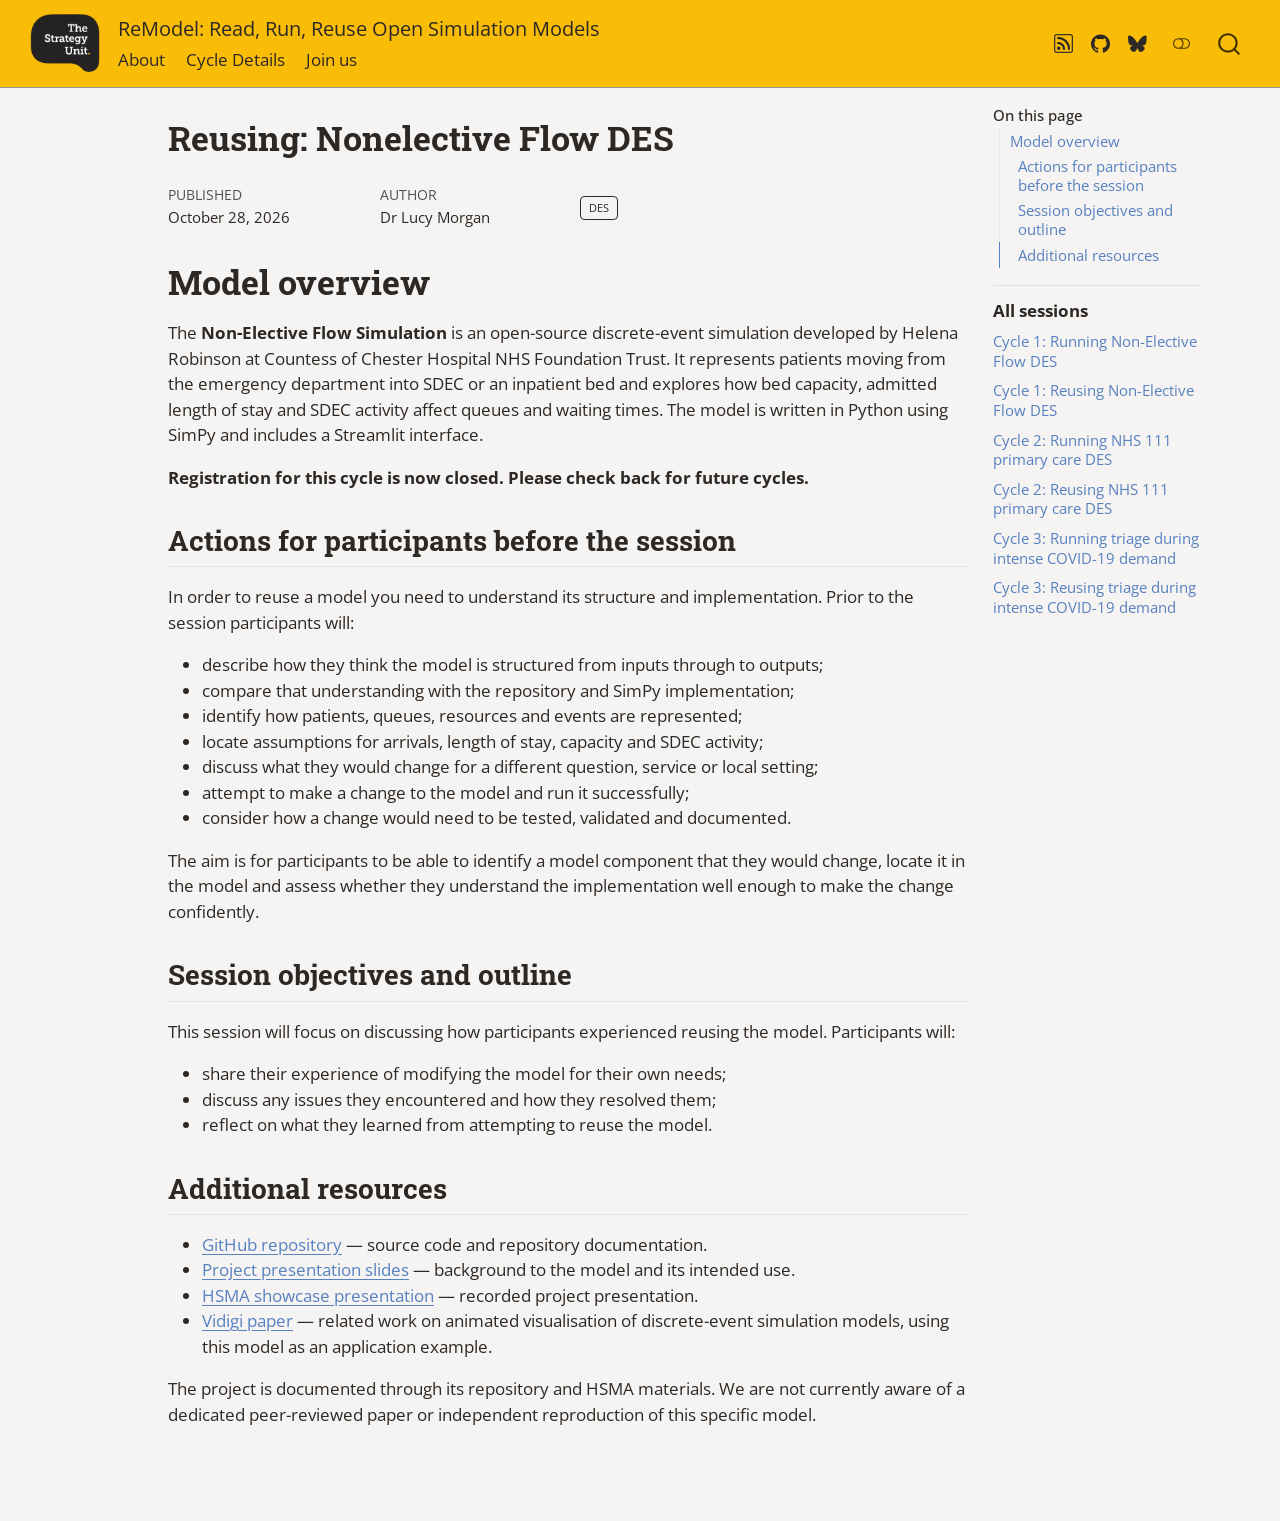
<file: sessions/2_nonelective-flow-reusing/index.html>
<!DOCTYPE html>
<html xmlns="http://www.w3.org/1999/xhtml" lang="en" xml:lang="en"><head>

<meta charset="utf-8">
<meta name="generator" content="quarto-1.10.20">

<meta name="viewport" content="width=device-width, initial-scale=1.0, user-scalable=yes">

<meta name="author" content="Dr Lucy Morgan">
<meta name="dcterms.date" content="2026-10-28">

<title>Reusing: Nonelective Flow DES – ReModel: Read, Run, Reuse Open Simulation Models</title>
<style>
/* Default styles provided by pandoc.
** See https://pandoc.org/MANUAL.html#variables-for-html for config info.
*/
span.smallcaps{font-variant: small-caps;}
div.columns{display: flex; gap: 1.5em;}
div.column{flex: auto;}
@media screen {
div.columns{gap: min(4vw, 1.5em);}
div.column{overflow-x: auto;}
}
div.hanging-indent{margin-left: 1.5em; text-indent: -1.5em;}
ul.task-list{list-style: none;}
ul.task-list li input[type="checkbox"] {
  width: 0.8em;
  margin: 0 0.8em 0.2em -1em; /* quarto-specific, see https://github.com/quarto-dev/quarto-cli/issues/4556 */ 
  vertical-align: middle;
}
</style>


<script src="../../site_libs/quarto-nav/quarto-nav.js"></script>
<script src="../../site_libs/quarto-nav/headroom.min.js"></script>
<script src="../../site_libs/clipboard/clipboard.min.js"></script>
<script src="../../site_libs/quarto-search/autocomplete.umd.js"></script>
<script src="../../site_libs/quarto-search/fuse.min.js"></script>
<script src="../../site_libs/quarto-search/quarto-search.js"></script>
<meta name="quarto:offset" content="../../">
<link href="../../images/logo_black_medium.png" rel="icon" type="image/png">
<script src="../../site_libs/quarto-html/quarto.js" type="module"></script>
<script src="../../site_libs/quarto-html/tabsets/tabsets.js" type="module"></script>
<script src="../../site_libs/quarto-html/popper.min.js"></script>
<script src="../../site_libs/quarto-html/tippy.umd.min.js"></script>
<script src="../../site_libs/quarto-html/anchor.min.js"></script>
<link href="../../site_libs/quarto-html/tippy.css" rel="stylesheet">
<link href="../../site_libs/quarto-html/quarto-syntax-highlighting-17888a1159294d3eb470f19f6f52f5a5.css" rel="stylesheet" class="quarto-color-scheme" id="quarto-text-highlighting-styles">
<link href="../../site_libs/quarto-html/quarto-syntax-highlighting-dark-0ae969d3293726db143f6e9eb89af930.css" rel="stylesheet" class="quarto-color-scheme quarto-color-alternate" id="quarto-text-highlighting-styles">
<link href="../../site_libs/quarto-html/quarto-syntax-highlighting-17888a1159294d3eb470f19f6f52f5a5.css" rel="stylesheet" class="quarto-color-scheme-extra" id="quarto-text-highlighting-styles">
<script src="../../site_libs/bootstrap/bootstrap.min.js"></script>
<link href="../../site_libs/bootstrap/bootstrap-icons.css" rel="stylesheet">
<link href="../../site_libs/bootstrap/bootstrap-c104b25e6d04f919b95708563da324a3.min.css" rel="stylesheet" append-hash="true" class="quarto-color-scheme" id="quarto-bootstrap" data-mode="light">
<link href="../../site_libs/bootstrap/bootstrap-dark-5fd4895ea0b8c004a115d9d2eeafd0e5.min.css" rel="stylesheet" append-hash="true" class="quarto-color-scheme quarto-color-alternate" id="quarto-bootstrap" data-mode="dark">
<link href="../../site_libs/bootstrap/bootstrap-c104b25e6d04f919b95708563da324a3.min.css" rel="stylesheet" append-hash="true" class="quarto-color-scheme-extra" id="quarto-bootstrap" data-mode="light">
<script id="quarto-search-options" type="application/json">{
  "location": "navbar",
  "copy-button": false,
  "collapse-after": 3,
  "panel-placement": "end",
  "type": "overlay",
  "limit": 50,
  "keyboard-shortcut": [
    "f",
    "/",
    "s"
  ],
  "show-item-context": false,
  "language": {
    "search-no-results-text": "No results",
    "search-matching-documents-text": "matching documents",
    "search-copy-link-title": "Copy link to search",
    "search-hide-matches-text": "Hide additional matches",
    "search-more-match-text": "more match in this document",
    "search-more-matches-text": "more matches in this document",
    "search-clear-button-title": "Clear",
    "search-text-placeholder": "",
    "search-detached-cancel-button-title": "Cancel",
    "search-submit-button-title": "Submit",
    "search-label": "Search"
  }
}</script>


<link rel="stylesheet" href="../../_SUBrand.StyleSheet.css">
<link rel="stylesheet" href="../../_listing.css">
</head>

<body class="nav-fixed quarto-light"><script id="quarto-html-before-body" type="application/javascript">
    const toggleBodyColorMode = (bsSheetEl) => {
      const mode = bsSheetEl.getAttribute("data-mode");
      const bodyEl = window.document.querySelector("body");
      if (mode === "dark") {
        bodyEl.classList.add("quarto-dark");
        bodyEl.classList.remove("quarto-light");
      } else {
        bodyEl.classList.add("quarto-light");
        bodyEl.classList.remove("quarto-dark");
      }
    }
    const toggleBodyColorPrimary = () => {
      const bsSheetEl = window.document.querySelector("link#quarto-bootstrap:not([rel=disabled-stylesheet])");
      if (bsSheetEl) {
        toggleBodyColorMode(bsSheetEl);
      }
    }
    const setColorSchemeToggle = (alternate) => {
      const toggles = window.document.querySelectorAll('.quarto-color-scheme-toggle');
      for (let i=0; i < toggles.length; i++) {
        const toggle = toggles[i];
        if (toggle) {
          if (alternate) {
            toggle.classList.add("alternate");
          } else {
            toggle.classList.remove("alternate");
          }
        }
      }
    };
    const toggleColorMode = (alternate) => {
      // Switch the stylesheets
      const primaryStylesheets = window.document.querySelectorAll('link.quarto-color-scheme:not(.quarto-color-alternate)');
      const alternateStylesheets = window.document.querySelectorAll('link.quarto-color-scheme.quarto-color-alternate');
      manageTransitions('#quarto-margin-sidebar .nav-link', false);
      if (alternate) {
        // note: dark is layered on light, we don't disable primary!
        enableStylesheet(alternateStylesheets);
        for (const sheetNode of alternateStylesheets) {
          if (sheetNode.id === "quarto-bootstrap") {
            toggleBodyColorMode(sheetNode);
          }
        }
      } else {
        disableStylesheet(alternateStylesheets);
        enableStylesheet(primaryStylesheets)
        toggleBodyColorPrimary();
      }
      manageTransitions('#quarto-margin-sidebar .nav-link', true);
      // Switch the toggles
      setColorSchemeToggle(alternate)
      // Hack to workaround the fact that safari doesn't
      // properly recolor the scrollbar when toggling (#1455)
      if (navigator.userAgent.indexOf('Safari') > 0 && navigator.userAgent.indexOf('Chrome') == -1) {
        manageTransitions("body", false);
        window.scrollTo(0, 1);
        setTimeout(() => {
          window.scrollTo(0, 0);
          manageTransitions("body", true);
        }, 40);
      }
    }
    const disableStylesheet = (stylesheets) => {
      for (let i=0; i < stylesheets.length; i++) {
        const stylesheet = stylesheets[i];
        stylesheet.rel = 'disabled-stylesheet';
      }
    }
    const enableStylesheet = (stylesheets) => {
      for (let i=0; i < stylesheets.length; i++) {
        const stylesheet = stylesheets[i];
        if(stylesheet.rel !== 'stylesheet') { // for Chrome, which will still FOUC without this check
          stylesheet.rel = 'stylesheet';
        }
      }
    }
    const manageTransitions = (selector, allowTransitions) => {
      const els = window.document.querySelectorAll(selector);
      for (let i=0; i < els.length; i++) {
        const el = els[i];
        if (allowTransitions) {
          el.classList.remove('notransition');
        } else {
          el.classList.add('notransition');
        }
      }
    }
    const isFileUrl = () => {
      return window.location.protocol === 'file:';
    }
    const hasAlternateSentinel = () => {
      let styleSentinel = getColorSchemeSentinel();
      if (styleSentinel !== null) {
        return styleSentinel === "alternate";
      } else {
        return false;
      }
    }
    const setStyleSentinel = (alternate) => {
      const value = alternate ? "alternate" : "default";
      if (!isFileUrl()) {
        window.localStorage.setItem("quarto-color-scheme", value);
      } else {
        localAlternateSentinel = value;
      }
    }
    const getColorSchemeSentinel = () => {
      if (!isFileUrl()) {
        const storageValue = window.localStorage.getItem("quarto-color-scheme");
        return storageValue != null ? storageValue : localAlternateSentinel;
      } else {
        return localAlternateSentinel;
      }
    }
    const toggleGiscusIfUsed = (isAlternate, darkModeDefault) => {
      const baseTheme = document.querySelector('#giscus-base-theme')?.value ?? 'light';
      const alternateTheme = document.querySelector('#giscus-alt-theme')?.value ?? 'dark';
      let newTheme = '';
      if(authorPrefersDark) {
        newTheme = isAlternate ? baseTheme : alternateTheme;
      } else {
        newTheme = isAlternate ? alternateTheme : baseTheme;
      }
      const changeGiscusTheme = () => {
        // From: https://github.com/giscus/giscus/issues/336
        const sendMessage = (message) => {
          const iframe = document.querySelector('iframe.giscus-frame');
          if (!iframe) return;
          iframe.contentWindow.postMessage({ giscus: message }, 'https://giscus.app');
        }
        sendMessage({
          setConfig: {
            theme: newTheme
          }
        });
      }
      const isGiscussLoaded = window.document.querySelector('iframe.giscus-frame') !== null;
      if (isGiscussLoaded) {
        changeGiscusTheme();
      }
    };
    const authorPrefersDark = false;
    const darkModeDefault = authorPrefersDark;
      document.querySelector('link#quarto-text-highlighting-styles.quarto-color-scheme-extra').rel = 'disabled-stylesheet';
      document.querySelector('link#quarto-bootstrap.quarto-color-scheme-extra').rel = 'disabled-stylesheet';
    let localAlternateSentinel = darkModeDefault ? 'alternate' : 'default';
    // Dark / light mode switch
    window.quartoToggleColorScheme = () => {
      // Read the current dark / light value
      let toAlternate = !hasAlternateSentinel();
      toggleColorMode(toAlternate);
      setStyleSentinel(toAlternate);
      toggleGiscusIfUsed(toAlternate, darkModeDefault);
      window.dispatchEvent(new Event('resize'));
    };
    // Switch to dark mode if need be
    if (hasAlternateSentinel()) {
      toggleColorMode(true);
    } else {
      toggleColorMode(false);
    }
  </script>

<div id="quarto-search-results"></div>
  <header id="quarto-header" class="headroom fixed-top">
    <nav class="navbar navbar-expand-lg " data-bs-theme="dark">
      <div class="navbar-container container-fluid">
      <div class="navbar-brand-container mx-auto">
    <a href="../../index.html" class="navbar-brand navbar-brand-logo">
    <img src="../../images/logo_black_medium.png" alt="" class="navbar-logo light-content">
    <img src="../../images/logo_yellow_medium.png" alt="" class="navbar-logo dark-content">
    </a>
    <a class="navbar-brand" href="../../index.html">
    <span class="navbar-title">ReModel: Read, Run, Reuse Open Simulation Models</span>
    </a>
  </div>
            <div id="quarto-search" class="" title="Search"></div>
          <button class="navbar-toggler" type="button" data-bs-toggle="collapse" data-bs-target="#navbarCollapse" aria-controls="navbarCollapse" role="menu" aria-expanded="false" aria-label="Toggle navigation" onclick="if (window.quartoToggleHeadroom) { window.quartoToggleHeadroom(); }">
  <span class="navbar-toggler-icon"></span>
</button>
          <div class="collapse navbar-collapse" id="navbarCollapse">
            <ul class="navbar-nav navbar-nav-scroll me-auto">
  <li class="nav-item">
    <a class="nav-link" href="../../index.html"> 
<span class="menu-text">About</span></a>
  </li>  
  <li class="nav-item">
    <a class="nav-link" href="../../sessions/index.html"> 
<span class="menu-text">Cycle Details</span></a>
  </li>  
  <li class="nav-item">
    <a class="nav-link" href="../../join-us/index.html"> 
<span class="menu-text">Join us</span></a>
  </li>  
</ul>
            <ul class="navbar-nav navbar-nav-scroll ms-auto">
  <li class="nav-item compact">
    <a class="nav-link" href="../../sessions/index.xml"> <i class="bi bi-rss" role="img">
</i> 
<span class="menu-text"></span></a>
  </li>  
  <li class="nav-item compact">
    <a class="nav-link" href="https://github.com/The-Strategy-Unit"> <i class="bi bi-github" role="img">
</i> 
<span class="menu-text"></span></a>
  </li>  
  <li class="nav-item compact">
    <a class="nav-link" href="https://bsky.app/profile/strategyunit.bsky.social"> <i class="bi bi-bluesky" role="img">
</i> 
<span class="menu-text"></span></a>
  </li>  
</ul>
          </div> <!-- /navcollapse -->
            <div class="quarto-navbar-tools">
  <a href="" class="quarto-color-scheme-toggle quarto-navigation-tool  px-1" onclick="window.quartoToggleColorScheme(); return false;" title="Toggle dark mode"><i class="bi"></i></a>
</div>
      </div> <!-- /container-fluid -->
    </nav>
</header>
<!-- content -->
<div id="quarto-content" class="quarto-container page-columns page-rows-contents page-layout-article page-navbar">
<!-- sidebar -->
<!-- margin-sidebar -->
    <div id="quarto-margin-sidebar" class="sidebar margin-sidebar">
        <nav id="TOC" role="doc-toc" class="toc-active">
    <h2 id="toc-title">On this page</h2>
   
  <ul>
  <li><a href="#model-overview" id="toc-model-overview" class="nav-link active" data-scroll-target="#model-overview">Model overview</a>
  <ul class="collapse">
  <li><a href="#actions-for-participants-before-the-session" id="toc-actions-for-participants-before-the-session" class="nav-link" data-scroll-target="#actions-for-participants-before-the-session">Actions for participants before the session</a></li>
  <li><a href="#session-objectives-and-outline" id="toc-session-objectives-and-outline" class="nav-link" data-scroll-target="#session-objectives-and-outline">Session objectives and outline</a></li>
  <li><a href="#additional-resources" id="toc-additional-resources" class="nav-link" data-scroll-target="#additional-resources">Additional resources</a></li>
  </ul></li>
  </ul>
</nav>
    </div>
<!-- main -->
<main class="content" id="quarto-document-content">


<header id="title-block-header" class="quarto-title-block default">
<div class="quarto-title">
<h1 class="title">Reusing: Nonelective Flow DES</h1>
  <div class="quarto-categories">
    <div class="quarto-category">DES</div>
  </div>
  </div>



<div class="quarto-title-meta">

    <div>
    <div class="quarto-title-meta-heading">Author</div>
    <div class="quarto-title-meta-contents">
             <p>Dr Lucy Morgan </p>
          </div>
  </div>
    
    <div>
    <div class="quarto-title-meta-heading">Published</div>
    <div class="quarto-title-meta-contents">
      <p class="date">October 28, 2026</p>
    </div>
  </div>
  
    
  </div>
  


</header>


<section id="model-overview" class="level1">
<h1>Model overview</h1>
<p>The <strong>Non-Elective Flow Simulation</strong> is an open-source discrete-event simulation developed by Helena Robinson at Countess of Chester Hospital NHS Foundation Trust. It represents patients moving from the emergency department into SDEC or an inpatient bed and explores how bed capacity, admitted length of stay and SDEC activity affect queues and waiting times. The model is written in Python using SimPy and includes a Streamlit interface.</p>
<!---
[How to join](../../join-us/index.qmd){.btn .btn-primary .session-join-action}
-->
<p><strong>Registration for this cycle is now closed. Please check back for future cycles.</strong></p>
<div class="all-sessions-menu">
<div class="all-sessions-title">
All sessions
</div>
<ul>
<li><a href="../../sessions/1_nonelective-flow-running/index.html">Cycle 1: Running Non-Elective Flow DES</a></li>
<li><a href="../../sessions/2_nonelective-flow-reusing/index.html">Cycle 1: Reusing Non-Elective Flow DES</a></li>
<li><a href="../../sessions/3_primary-demand-111-running/index.html">Cycle 2: Running NHS 111 primary care DES</a></li>
<li><a href="../../sessions/4_primary-demand-111-reusing/index.html">Cycle 2: Reusing NHS 111 primary care DES</a></li>
<li><a href="../../sessions/5_triage-during-intense-demand-running/index.html">Cycle 3: Running triage during intense COVID-19 demand</a></li>
<li><a href="../../sessions/6_triage-during-intense-demand-reusing/index.html">Cycle 3: Reusing triage during intense COVID-19 demand</a></li>
</ul>
</div>
<script>
(() => {
  const moveAllSessionsMenu = () => {
    const menu = document.querySelector(".all-sessions-menu");
    const contents = document.querySelector("#TOC");

    if (!menu) return;
    if (contents) contents.appendChild(menu);
    menu.classList.add("all-sessions-menu-ready");
  };

  if (document.readyState === "loading") {
    document.addEventListener("DOMContentLoaded", moveAllSessionsMenu);
  } else {
    moveAllSessionsMenu();
  }
})();
</script>
<section id="actions-for-participants-before-the-session" class="level2">
<h2 class="anchored" data-anchor-id="actions-for-participants-before-the-session">Actions for participants before the session</h2>
<p>In order to reuse a model you need to understand its structure and implementation. Prior to the session participants will:</p>
<ul>
<li>describe how they think the model is structured from inputs through to outputs;</li>
<li>compare that understanding with the repository and SimPy implementation;</li>
<li>identify how patients, queues, resources and events are represented;</li>
<li>locate assumptions for arrivals, length of stay, capacity and SDEC activity;</li>
<li>discuss what they would change for a different question, service or local setting;</li>
<li>attempt to make a change to the model and run it successfully;</li>
<li>consider how a change would need to be tested, validated and documented.</li>
</ul>
<p>The aim is for participants to be able to identify a model component that they would change, locate it in the model and assess whether they understand the implementation well enough to make the change confidently.</p>
</section>
<section id="session-objectives-and-outline" class="level2">
<h2 class="anchored" data-anchor-id="session-objectives-and-outline">Session objectives and outline</h2>
<p>This session will focus on discussing how participants experienced reusing the model. Participants will:</p>
<ul>
<li>share their experience of modifying the model for their own needs;</li>
<li>discuss any issues they encountered and how they resolved them;</li>
<li>reflect on what they learned from attempting to reuse the model.</li>
</ul>
</section>
<section id="additional-resources" class="level2">
<h2 class="anchored" data-anchor-id="additional-resources">Additional resources</h2>
<ul>
<li><a href="https://github.com/ReModel-Club/Non-Elective-Flow-Simulation">GitHub repository</a> — source code and repository documentation.</li>
<li><a href="https://drive.google.com/file/d/1BIUDaDfDp2cj6EF19908XQ4eB7h9GMCp/view">Project presentation slides</a> — background to the model and its intended use.</li>
<li><a href="https://youtu.be/0DUx5hhxjoA">HSMA showcase presentation</a> — recorded project presentation.</li>
<li><a href="https://doi.org/10.1080/17477778.2026.2663849">Vidigi paper</a> — related work on animated visualisation of discrete-event simulation models, using this model as an application example.</li>
</ul>
<p>The project is documented through its repository and HSMA materials. We are not currently aware of a dedicated peer-reviewed paper or independent reproduction of this specific model.</p>


</section>
</section>

</main> <!-- /main -->
<script id="quarto-html-after-body" type="application/javascript">
  window.document.addEventListener("DOMContentLoaded", function (event) {
    // Ensure there is a toggle, if there isn't float one in the top right
    if (window.document.querySelector('.quarto-color-scheme-toggle') === null) {
      const a = window.document.createElement('a');
      a.classList.add('top-right');
      a.classList.add('quarto-color-scheme-toggle');
      a.href = "";
      a.onclick = function() { try { window.quartoToggleColorScheme(); } catch {} return false; };
      const i = window.document.createElement("i");
      i.classList.add('bi');
      a.appendChild(i);
      window.document.body.appendChild(a);
    }
    setColorSchemeToggle(hasAlternateSentinel())
    const icon = "";
    const anchorJS = new window.AnchorJS();
    anchorJS.options = {
      placement: 'right',
      icon: icon
    };
    anchorJS.add('.anchored');
    const isCodeAnnotation = (el) => {
      for (const clz of el.classList) {
        if (clz.startsWith('code-annotation-')) {                     
          return true;
        }
      }
      return false;
    }
    const onCopySuccess = function(e) {
      // button target
      const button = e.trigger;
      // don't keep focus
      button.blur();
      // flash "checked"
      button.classList.add('code-copy-button-checked');
      var currentTitle = button.getAttribute("title");
      button.setAttribute("title", "Copied!");
      let tooltip;
      if (window.bootstrap) {
        button.setAttribute("data-bs-toggle", "tooltip");
        button.setAttribute("data-bs-placement", "left");
        button.setAttribute("data-bs-title", "Copied!");
        tooltip = new bootstrap.Tooltip(button, 
          { trigger: "manual", 
            customClass: "code-copy-button-tooltip",
            offset: [0, -8]});
        tooltip.show();    
      }
      setTimeout(function() {
        if (tooltip) {
          tooltip.hide();
          button.removeAttribute("data-bs-title");
          button.removeAttribute("data-bs-toggle");
          button.removeAttribute("data-bs-placement");
        }
        button.setAttribute("title", currentTitle);
        button.classList.remove('code-copy-button-checked');
      }, 1000);
      // clear code selection
      e.clearSelection();
    }
    const getTextToCopy = function(trigger) {
      const outerScaffold = trigger.parentElement.cloneNode(true);
      const codeEl = outerScaffold.querySelector('code');
      for (const childEl of codeEl.children) {
        if (isCodeAnnotation(childEl)) {
          childEl.remove();
        }
      }
      return codeEl.innerText;
    }
    const clipboard = new window.ClipboardJS('.code-copy-button:not([data-in-quarto-modal])', {
      text: getTextToCopy
    });
    clipboard.on('success', onCopySuccess);
    if (window.document.getElementById('quarto-embedded-source-code-modal')) {
      const clipboardModal = new window.ClipboardJS('.code-copy-button[data-in-quarto-modal]', {
        text: getTextToCopy,
        container: window.document.getElementById('quarto-embedded-source-code-modal')
      });
      clipboardModal.on('success', onCopySuccess);
    }
      var localhostRegex = new RegExp(/^(?:http|https):\/\/localhost\:?[0-9]*\//);
      var mailtoRegex = new RegExp(/^mailto:/);
        var filterRegex = new RegExp("https:\/\/the-strategy-unit\.github\.io\/ReModel-docs\/");
      var isInternal = (href) => {
          return filterRegex.test(href) || localhostRegex.test(href) || mailtoRegex.test(href);
      }
      // Inspect non-navigation links and adorn them if external
     var links = window.document.querySelectorAll('a[href]:not(.nav-link):not(.navbar-brand):not(.toc-action):not(.sidebar-link):not(.sidebar-item-toggle):not(.pagination-link):not(.no-external):not([aria-hidden]):not(.dropdown-item):not(.quarto-navigation-tool):not(.about-link)');
      for (var i=0; i<links.length; i++) {
        const link = links[i];
        if (!isInternal(link.href)) {
          // undo the damage that might have been done by quarto-nav.js in the case of
          // links that we want to consider external
          if (link.dataset.originalHref !== undefined) {
            link.href = link.dataset.originalHref;
          }
        }
      }
    function tippyHover(el, contentFn, onTriggerFn, onUntriggerFn) {
      const config = {
        allowHTML: true,
        maxWidth: 500,
        delay: 100,
        arrow: false,
        appendTo: function(el) {
            return el.parentElement;
        },
        interactive: true,
        interactiveBorder: 10,
        theme: 'quarto',
        placement: 'bottom-start',
      };
      if (contentFn) {
        config.content = contentFn;
      }
      if (onTriggerFn) {
        config.onTrigger = onTriggerFn;
      }
      if (onUntriggerFn) {
        config.onUntrigger = onUntriggerFn;
      }
      window.tippy(el, config); 
    }
    const noterefs = window.document.querySelectorAll('a[role="doc-noteref"]');
    for (var i=0; i<noterefs.length; i++) {
      const ref = noterefs[i];
      tippyHover(ref, function() {
        // use id or data attribute instead here
        let href = ref.getAttribute('data-footnote-href') || ref.getAttribute('href');
        try { href = new URL(href).hash; } catch {}
        const id = href.replace(/^#\/?/, "");
        const note = window.document.getElementById(id);
        if (note) {
          return note.innerHTML;
        } else {
          return "";
        }
      });
    }
    const xrefs = window.document.querySelectorAll('a.quarto-xref');
    const processXRef = (id, note) => {
      // Strip column container classes
      const stripColumnClz = (el) => {
        el.classList.remove("page-full", "page-columns");
        if (el.children) {
          for (const child of el.children) {
            stripColumnClz(child);
          }
        }
      }
      stripColumnClz(note)
      if (id === null || id.startsWith('sec-')) {
        // Special case sections, only their first couple elements
        const container = document.createElement("div");
        if (note.children && note.children.length > 2) {
          container.appendChild(note.children[0].cloneNode(true));
          for (let i = 1; i < note.children.length; i++) {
            const child = note.children[i];
            if (child.tagName === "P" && child.innerText === "") {
              continue;
            } else {
              container.appendChild(child.cloneNode(true));
              break;
            }
          }
          if (window.Quarto?.typesetMath) {
            window.Quarto.typesetMath(container);
          }
          return container.innerHTML
        } else {
          if (window.Quarto?.typesetMath) {
            window.Quarto.typesetMath(note);
          }
          return note.innerHTML;
        }
      } else {
        // Remove any anchor links if they are present
        const anchorLink = note.querySelector('a.anchorjs-link');
        if (anchorLink) {
          anchorLink.remove();
        }
        if (window.Quarto?.typesetMath) {
          window.Quarto.typesetMath(note);
        }
        if (note.classList.contains("callout")) {
          return note.outerHTML;
        } else {
          return note.innerHTML;
        }
      }
    }
    for (var i=0; i<xrefs.length; i++) {
      const xref = xrefs[i];
      tippyHover(xref, undefined, function(instance) {
        instance.disable();
        let url = xref.getAttribute('href');
        let hash = undefined; 
        if (url.startsWith('#')) {
          hash = url;
        } else {
          try { hash = new URL(url).hash; } catch {}
        }
        if (hash) {
          const id = hash.replace(/^#\/?/, "");
          const note = window.document.getElementById(id);
          if (note !== null) {
            try {
              const html = processXRef(id, note.cloneNode(true));
              instance.setContent(html);
            } finally {
              instance.enable();
              instance.show();
            }
          } else {
            // See if we can fetch this
            fetch(url.split('#')[0])
            .then(res => res.text())
            .then(html => {
              const parser = new DOMParser();
              const htmlDoc = parser.parseFromString(html, "text/html");
              const note = htmlDoc.getElementById(id);
              if (note !== null) {
                const html = processXRef(id, note);
                instance.setContent(html);
              } 
            }).finally(() => {
              instance.enable();
              instance.show();
            });
          }
        } else {
          // See if we can fetch a full url (with no hash to target)
          // This is a special case and we should probably do some content thinning / targeting
          fetch(url)
          .then(res => res.text())
          .then(html => {
            const parser = new DOMParser();
            const htmlDoc = parser.parseFromString(html, "text/html");
            const note = htmlDoc.querySelector('main.content');
            if (note !== null) {
              // This should only happen for chapter cross references
              // (since there is no id in the URL)
              // remove the first header
              if (note.children.length > 0 && note.children[0].tagName === "HEADER") {
                note.children[0].remove();
              }
              const html = processXRef(null, note);
              instance.setContent(html);
            } 
          }).finally(() => {
            instance.enable();
            instance.show();
          });
        }
      }, function(instance) {
      });
    }
        let selectedAnnoteEl;
        const selectorForAnnotation = ( cell, annotation) => {
          let cellAttr = 'data-code-cell="' + cell + '"';
          let lineAttr = 'data-code-annotation="' +  annotation + '"';
          const selector = 'span[' + cellAttr + '][' + lineAttr + ']';
          return selector;
        }
        const selectCodeLines = (annoteEl) => {
          const doc = window.document;
          const targetCell = annoteEl.getAttribute("data-target-cell");
          const targetAnnotation = annoteEl.getAttribute("data-target-annotation");
          const annoteSpan = window.document.querySelector(selectorForAnnotation(targetCell, targetAnnotation));
          const lines = annoteSpan.getAttribute("data-code-lines").split(",");
          const lineIds = lines.map((line) => {
            return targetCell + "-" + line;
          })
          let top = null;
          let height = null;
          let parent = null;
          if (lineIds.length > 0) {
              //compute the position of the single el (top and bottom and make a div)
              const el = window.document.getElementById(lineIds[0]);
              top = el.offsetTop;
              height = el.offsetHeight;
              parent = el.parentElement.parentElement;
            if (lineIds.length > 1) {
              const lastEl = window.document.getElementById(lineIds[lineIds.length - 1]);
              const bottom = lastEl.offsetTop + lastEl.offsetHeight;
              height = bottom - top;
            }
            if (top !== null && height !== null && parent !== null) {
              // cook up a div (if necessary) and position it 
              let div = window.document.getElementById("code-annotation-line-highlight");
              if (div === null) {
                div = window.document.createElement("div");
                div.setAttribute("id", "code-annotation-line-highlight");
                div.style.position = 'absolute';
                parent.appendChild(div);
              }
              div.style.top = top - 2 + "px";
              div.style.height = height + 4 + "px";
              div.style.left = 0;
              let gutterDiv = window.document.getElementById("code-annotation-line-highlight-gutter");
              if (gutterDiv === null) {
                gutterDiv = window.document.createElement("div");
                gutterDiv.setAttribute("id", "code-annotation-line-highlight-gutter");
                gutterDiv.style.position = 'absolute';
                const codeCell = window.document.getElementById(targetCell);
                const gutter = codeCell.querySelector('.code-annotation-gutter');
                gutter.appendChild(gutterDiv);
              }
              gutterDiv.style.top = top - 2 + "px";
              gutterDiv.style.height = height + 4 + "px";
            }
            selectedAnnoteEl = annoteEl;
          }
        };
        const unselectCodeLines = () => {
          const elementsIds = ["code-annotation-line-highlight", "code-annotation-line-highlight-gutter"];
          elementsIds.forEach((elId) => {
            const div = window.document.getElementById(elId);
            if (div) {
              div.remove();
            }
          });
          selectedAnnoteEl = undefined;
        };
          // Handle positioning of the toggle
      window.addEventListener(
        "resize",
        throttle(() => {
          elRect = undefined;
          if (selectedAnnoteEl) {
            selectCodeLines(selectedAnnoteEl);
          }
        }, 10)
      );
      function throttle(fn, ms) {
      let throttle = false;
      let timer;
        return (...args) => {
          if(!throttle) { // first call gets through
              fn.apply(this, args);
              throttle = true;
          } else { // all the others get throttled
              if(timer) clearTimeout(timer); // cancel #2
              timer = setTimeout(() => {
                fn.apply(this, args);
                timer = throttle = false;
              }, ms);
          }
        };
      }
        // Attach click handler to the DT
        const annoteDls = window.document.querySelectorAll('dt[data-target-cell]');
        for (const annoteDlNode of annoteDls) {
          annoteDlNode.addEventListener('click', (event) => {
            const clickedEl = event.target;
            if (clickedEl !== selectedAnnoteEl) {
              unselectCodeLines();
              const activeEl = window.document.querySelector('dt[data-target-cell].code-annotation-active');
              if (activeEl) {
                activeEl.classList.remove('code-annotation-active');
              }
              selectCodeLines(clickedEl);
              clickedEl.classList.add('code-annotation-active');
            } else {
              // Unselect the line
              unselectCodeLines();
              clickedEl.classList.remove('code-annotation-active');
            }
          });
        }
    const findCites = (el) => {
      const parentEl = el.parentElement;
      if (parentEl) {
        const cites = parentEl.dataset.cites;
        if (cites) {
          return {
            el,
            cites: cites.split(' ')
          };
        } else {
          return findCites(el.parentElement)
        }
      } else {
        return undefined;
      }
    };
    var bibliorefs = window.document.querySelectorAll('a[role="doc-biblioref"]');
    for (var i=0; i<bibliorefs.length; i++) {
      const ref = bibliorefs[i];
      const citeInfo = findCites(ref);
      if (citeInfo) {
        tippyHover(citeInfo.el, function() {
          var popup = window.document.createElement('div');
          citeInfo.cites.forEach(function(cite) {
            var citeDiv = window.document.createElement('div');
            citeDiv.classList.add('hanging-indent');
            citeDiv.classList.add('csl-entry');
            var biblioDiv = window.document.getElementById('ref-' + cite);
            if (biblioDiv) {
              citeDiv.innerHTML = biblioDiv.innerHTML;
            }
            popup.appendChild(citeDiv);
          });
          return popup.innerHTML;
        });
      }
    }
  });
  </script>
</div> <!-- /content -->




</body></html>
</file>
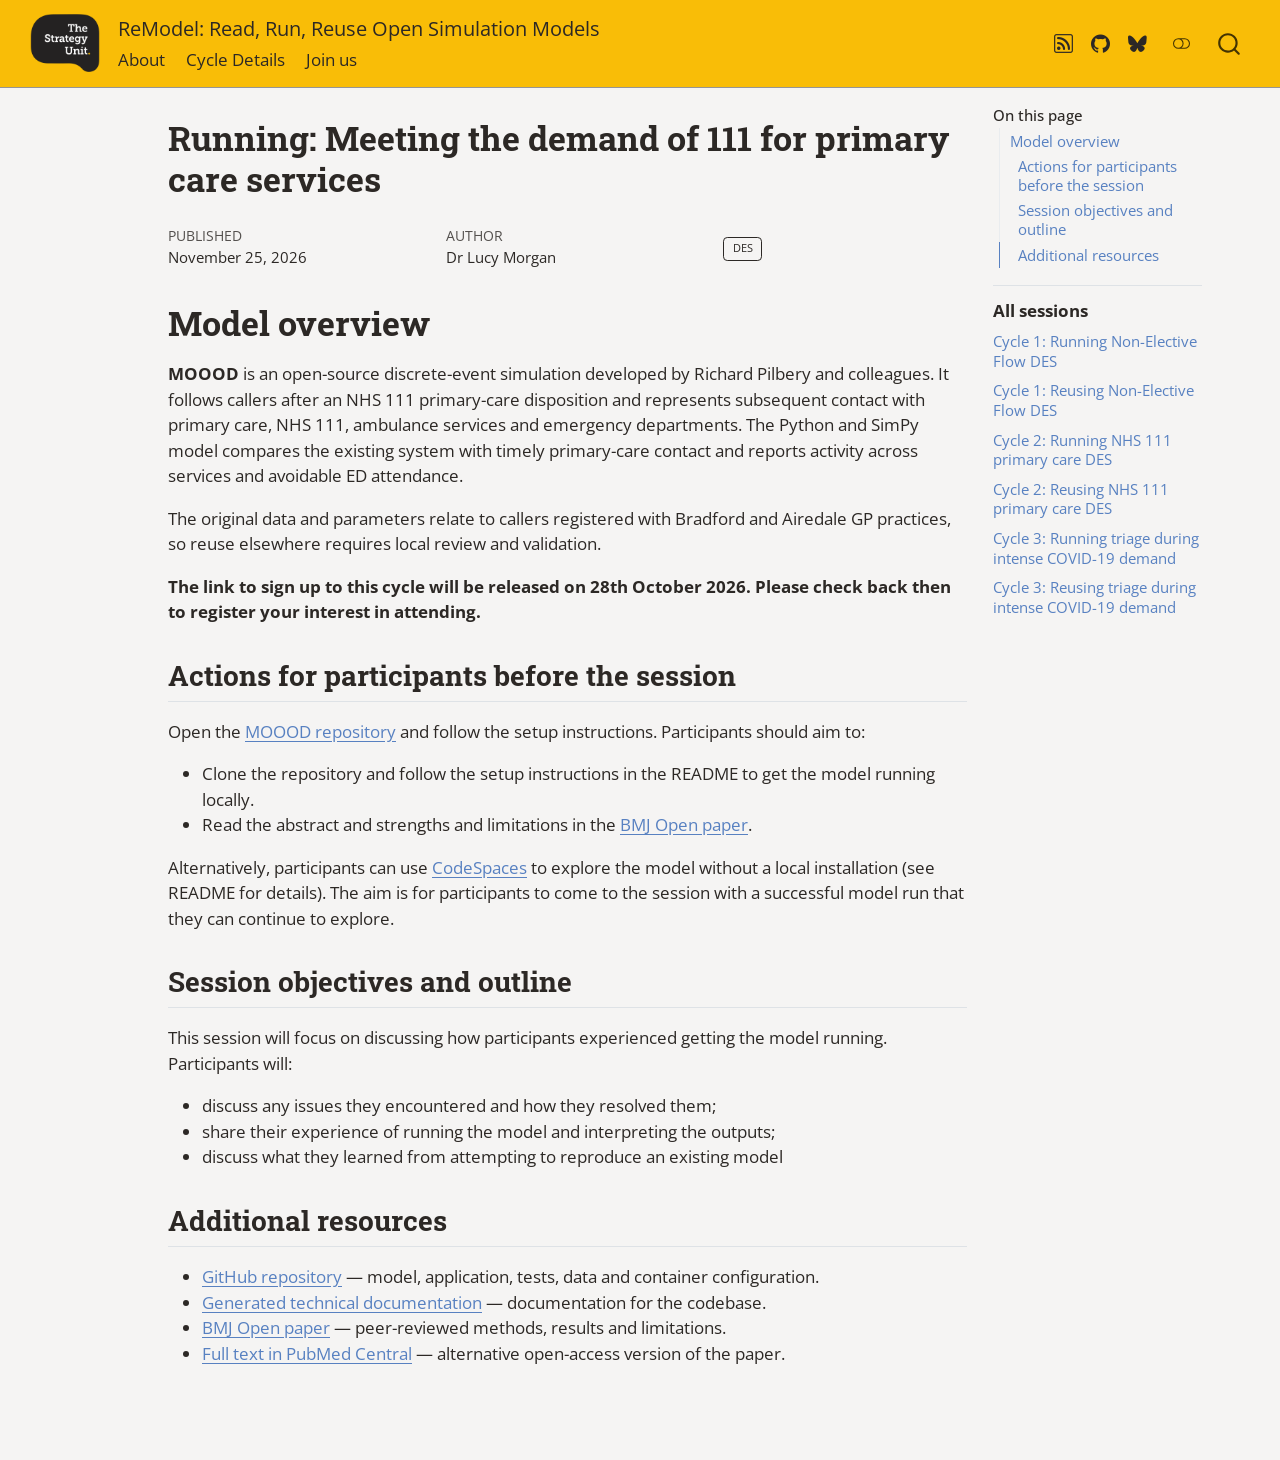
<file: sessions/3_primary-demand-111-running/index.html>
<!DOCTYPE html>
<html xmlns="http://www.w3.org/1999/xhtml" lang="en" xml:lang="en"><head>

<meta charset="utf-8">
<meta name="generator" content="quarto-1.10.20">

<meta name="viewport" content="width=device-width, initial-scale=1.0, user-scalable=yes">

<meta name="author" content="Dr Lucy Morgan">
<meta name="dcterms.date" content="2026-11-25">

<title>Running: Meeting the demand of 111 for primary care services – ReModel: Read, Run, Reuse Open Simulation Models</title>
<style>
/* Default styles provided by pandoc.
** See https://pandoc.org/MANUAL.html#variables-for-html for config info.
*/
span.smallcaps{font-variant: small-caps;}
div.columns{display: flex; gap: 1.5em;}
div.column{flex: auto;}
@media screen {
div.columns{gap: min(4vw, 1.5em);}
div.column{overflow-x: auto;}
}
div.hanging-indent{margin-left: 1.5em; text-indent: -1.5em;}
ul.task-list{list-style: none;}
ul.task-list li input[type="checkbox"] {
  width: 0.8em;
  margin: 0 0.8em 0.2em -1em; /* quarto-specific, see https://github.com/quarto-dev/quarto-cli/issues/4556 */ 
  vertical-align: middle;
}
</style>


<script src="../../site_libs/quarto-nav/quarto-nav.js"></script>
<script src="../../site_libs/quarto-nav/headroom.min.js"></script>
<script src="../../site_libs/clipboard/clipboard.min.js"></script>
<script src="../../site_libs/quarto-search/autocomplete.umd.js"></script>
<script src="../../site_libs/quarto-search/fuse.min.js"></script>
<script src="../../site_libs/quarto-search/quarto-search.js"></script>
<meta name="quarto:offset" content="../../">
<link href="../../images/logo_black_medium.png" rel="icon" type="image/png">
<script src="../../site_libs/quarto-html/quarto.js" type="module"></script>
<script src="../../site_libs/quarto-html/tabsets/tabsets.js" type="module"></script>
<script src="../../site_libs/quarto-html/popper.min.js"></script>
<script src="../../site_libs/quarto-html/tippy.umd.min.js"></script>
<script src="../../site_libs/quarto-html/anchor.min.js"></script>
<link href="../../site_libs/quarto-html/tippy.css" rel="stylesheet">
<link href="../../site_libs/quarto-html/quarto-syntax-highlighting-17888a1159294d3eb470f19f6f52f5a5.css" rel="stylesheet" class="quarto-color-scheme" id="quarto-text-highlighting-styles">
<link href="../../site_libs/quarto-html/quarto-syntax-highlighting-dark-0ae969d3293726db143f6e9eb89af930.css" rel="stylesheet" class="quarto-color-scheme quarto-color-alternate" id="quarto-text-highlighting-styles">
<link href="../../site_libs/quarto-html/quarto-syntax-highlighting-17888a1159294d3eb470f19f6f52f5a5.css" rel="stylesheet" class="quarto-color-scheme-extra" id="quarto-text-highlighting-styles">
<script src="../../site_libs/bootstrap/bootstrap.min.js"></script>
<link href="../../site_libs/bootstrap/bootstrap-icons.css" rel="stylesheet">
<link href="../../site_libs/bootstrap/bootstrap-c104b25e6d04f919b95708563da324a3.min.css" rel="stylesheet" append-hash="true" class="quarto-color-scheme" id="quarto-bootstrap" data-mode="light">
<link href="../../site_libs/bootstrap/bootstrap-dark-5fd4895ea0b8c004a115d9d2eeafd0e5.min.css" rel="stylesheet" append-hash="true" class="quarto-color-scheme quarto-color-alternate" id="quarto-bootstrap" data-mode="dark">
<link href="../../site_libs/bootstrap/bootstrap-c104b25e6d04f919b95708563da324a3.min.css" rel="stylesheet" append-hash="true" class="quarto-color-scheme-extra" id="quarto-bootstrap" data-mode="light">
<script id="quarto-search-options" type="application/json">{
  "location": "navbar",
  "copy-button": false,
  "collapse-after": 3,
  "panel-placement": "end",
  "type": "overlay",
  "limit": 50,
  "keyboard-shortcut": [
    "f",
    "/",
    "s"
  ],
  "show-item-context": false,
  "language": {
    "search-no-results-text": "No results",
    "search-matching-documents-text": "matching documents",
    "search-copy-link-title": "Copy link to search",
    "search-hide-matches-text": "Hide additional matches",
    "search-more-match-text": "more match in this document",
    "search-more-matches-text": "more matches in this document",
    "search-clear-button-title": "Clear",
    "search-text-placeholder": "",
    "search-detached-cancel-button-title": "Cancel",
    "search-submit-button-title": "Submit",
    "search-label": "Search"
  }
}</script>


<link rel="stylesheet" href="../../_SUBrand.StyleSheet.css">
<link rel="stylesheet" href="../../_listing.css">
</head>

<body class="nav-fixed quarto-light"><script id="quarto-html-before-body" type="application/javascript">
    const toggleBodyColorMode = (bsSheetEl) => {
      const mode = bsSheetEl.getAttribute("data-mode");
      const bodyEl = window.document.querySelector("body");
      if (mode === "dark") {
        bodyEl.classList.add("quarto-dark");
        bodyEl.classList.remove("quarto-light");
      } else {
        bodyEl.classList.add("quarto-light");
        bodyEl.classList.remove("quarto-dark");
      }
    }
    const toggleBodyColorPrimary = () => {
      const bsSheetEl = window.document.querySelector("link#quarto-bootstrap:not([rel=disabled-stylesheet])");
      if (bsSheetEl) {
        toggleBodyColorMode(bsSheetEl);
      }
    }
    const setColorSchemeToggle = (alternate) => {
      const toggles = window.document.querySelectorAll('.quarto-color-scheme-toggle');
      for (let i=0; i < toggles.length; i++) {
        const toggle = toggles[i];
        if (toggle) {
          if (alternate) {
            toggle.classList.add("alternate");
          } else {
            toggle.classList.remove("alternate");
          }
        }
      }
    };
    const toggleColorMode = (alternate) => {
      // Switch the stylesheets
      const primaryStylesheets = window.document.querySelectorAll('link.quarto-color-scheme:not(.quarto-color-alternate)');
      const alternateStylesheets = window.document.querySelectorAll('link.quarto-color-scheme.quarto-color-alternate');
      manageTransitions('#quarto-margin-sidebar .nav-link', false);
      if (alternate) {
        // note: dark is layered on light, we don't disable primary!
        enableStylesheet(alternateStylesheets);
        for (const sheetNode of alternateStylesheets) {
          if (sheetNode.id === "quarto-bootstrap") {
            toggleBodyColorMode(sheetNode);
          }
        }
      } else {
        disableStylesheet(alternateStylesheets);
        enableStylesheet(primaryStylesheets)
        toggleBodyColorPrimary();
      }
      manageTransitions('#quarto-margin-sidebar .nav-link', true);
      // Switch the toggles
      setColorSchemeToggle(alternate)
      // Hack to workaround the fact that safari doesn't
      // properly recolor the scrollbar when toggling (#1455)
      if (navigator.userAgent.indexOf('Safari') > 0 && navigator.userAgent.indexOf('Chrome') == -1) {
        manageTransitions("body", false);
        window.scrollTo(0, 1);
        setTimeout(() => {
          window.scrollTo(0, 0);
          manageTransitions("body", true);
        }, 40);
      }
    }
    const disableStylesheet = (stylesheets) => {
      for (let i=0; i < stylesheets.length; i++) {
        const stylesheet = stylesheets[i];
        stylesheet.rel = 'disabled-stylesheet';
      }
    }
    const enableStylesheet = (stylesheets) => {
      for (let i=0; i < stylesheets.length; i++) {
        const stylesheet = stylesheets[i];
        if(stylesheet.rel !== 'stylesheet') { // for Chrome, which will still FOUC without this check
          stylesheet.rel = 'stylesheet';
        }
      }
    }
    const manageTransitions = (selector, allowTransitions) => {
      const els = window.document.querySelectorAll(selector);
      for (let i=0; i < els.length; i++) {
        const el = els[i];
        if (allowTransitions) {
          el.classList.remove('notransition');
        } else {
          el.classList.add('notransition');
        }
      }
    }
    const isFileUrl = () => {
      return window.location.protocol === 'file:';
    }
    const hasAlternateSentinel = () => {
      let styleSentinel = getColorSchemeSentinel();
      if (styleSentinel !== null) {
        return styleSentinel === "alternate";
      } else {
        return false;
      }
    }
    const setStyleSentinel = (alternate) => {
      const value = alternate ? "alternate" : "default";
      if (!isFileUrl()) {
        window.localStorage.setItem("quarto-color-scheme", value);
      } else {
        localAlternateSentinel = value;
      }
    }
    const getColorSchemeSentinel = () => {
      if (!isFileUrl()) {
        const storageValue = window.localStorage.getItem("quarto-color-scheme");
        return storageValue != null ? storageValue : localAlternateSentinel;
      } else {
        return localAlternateSentinel;
      }
    }
    const toggleGiscusIfUsed = (isAlternate, darkModeDefault) => {
      const baseTheme = document.querySelector('#giscus-base-theme')?.value ?? 'light';
      const alternateTheme = document.querySelector('#giscus-alt-theme')?.value ?? 'dark';
      let newTheme = '';
      if(authorPrefersDark) {
        newTheme = isAlternate ? baseTheme : alternateTheme;
      } else {
        newTheme = isAlternate ? alternateTheme : baseTheme;
      }
      const changeGiscusTheme = () => {
        // From: https://github.com/giscus/giscus/issues/336
        const sendMessage = (message) => {
          const iframe = document.querySelector('iframe.giscus-frame');
          if (!iframe) return;
          iframe.contentWindow.postMessage({ giscus: message }, 'https://giscus.app');
        }
        sendMessage({
          setConfig: {
            theme: newTheme
          }
        });
      }
      const isGiscussLoaded = window.document.querySelector('iframe.giscus-frame') !== null;
      if (isGiscussLoaded) {
        changeGiscusTheme();
      }
    };
    const authorPrefersDark = false;
    const darkModeDefault = authorPrefersDark;
      document.querySelector('link#quarto-text-highlighting-styles.quarto-color-scheme-extra').rel = 'disabled-stylesheet';
      document.querySelector('link#quarto-bootstrap.quarto-color-scheme-extra').rel = 'disabled-stylesheet';
    let localAlternateSentinel = darkModeDefault ? 'alternate' : 'default';
    // Dark / light mode switch
    window.quartoToggleColorScheme = () => {
      // Read the current dark / light value
      let toAlternate = !hasAlternateSentinel();
      toggleColorMode(toAlternate);
      setStyleSentinel(toAlternate);
      toggleGiscusIfUsed(toAlternate, darkModeDefault);
      window.dispatchEvent(new Event('resize'));
    };
    // Switch to dark mode if need be
    if (hasAlternateSentinel()) {
      toggleColorMode(true);
    } else {
      toggleColorMode(false);
    }
  </script>

<div id="quarto-search-results"></div>
  <header id="quarto-header" class="headroom fixed-top">
    <nav class="navbar navbar-expand-lg " data-bs-theme="dark">
      <div class="navbar-container container-fluid">
      <div class="navbar-brand-container mx-auto">
    <a href="../../index.html" class="navbar-brand navbar-brand-logo">
    <img src="../../images/logo_black_medium.png" alt="" class="navbar-logo light-content">
    <img src="../../images/logo_yellow_medium.png" alt="" class="navbar-logo dark-content">
    </a>
    <a class="navbar-brand" href="../../index.html">
    <span class="navbar-title">ReModel: Read, Run, Reuse Open Simulation Models</span>
    </a>
  </div>
            <div id="quarto-search" class="" title="Search"></div>
          <button class="navbar-toggler" type="button" data-bs-toggle="collapse" data-bs-target="#navbarCollapse" aria-controls="navbarCollapse" role="menu" aria-expanded="false" aria-label="Toggle navigation" onclick="if (window.quartoToggleHeadroom) { window.quartoToggleHeadroom(); }">
  <span class="navbar-toggler-icon"></span>
</button>
          <div class="collapse navbar-collapse" id="navbarCollapse">
            <ul class="navbar-nav navbar-nav-scroll me-auto">
  <li class="nav-item">
    <a class="nav-link" href="../../index.html"> 
<span class="menu-text">About</span></a>
  </li>  
  <li class="nav-item">
    <a class="nav-link" href="../../sessions/index.html"> 
<span class="menu-text">Cycle Details</span></a>
  </li>  
  <li class="nav-item">
    <a class="nav-link" href="../../join-us/index.html"> 
<span class="menu-text">Join us</span></a>
  </li>  
</ul>
            <ul class="navbar-nav navbar-nav-scroll ms-auto">
  <li class="nav-item compact">
    <a class="nav-link" href="../../sessions/index.xml"> <i class="bi bi-rss" role="img">
</i> 
<span class="menu-text"></span></a>
  </li>  
  <li class="nav-item compact">
    <a class="nav-link" href="https://github.com/The-Strategy-Unit"> <i class="bi bi-github" role="img">
</i> 
<span class="menu-text"></span></a>
  </li>  
  <li class="nav-item compact">
    <a class="nav-link" href="https://bsky.app/profile/strategyunit.bsky.social"> <i class="bi bi-bluesky" role="img">
</i> 
<span class="menu-text"></span></a>
  </li>  
</ul>
          </div> <!-- /navcollapse -->
            <div class="quarto-navbar-tools">
  <a href="" class="quarto-color-scheme-toggle quarto-navigation-tool  px-1" onclick="window.quartoToggleColorScheme(); return false;" title="Toggle dark mode"><i class="bi"></i></a>
</div>
      </div> <!-- /container-fluid -->
    </nav>
</header>
<!-- content -->
<div id="quarto-content" class="quarto-container page-columns page-rows-contents page-layout-article page-navbar">
<!-- sidebar -->
<!-- margin-sidebar -->
    <div id="quarto-margin-sidebar" class="sidebar margin-sidebar">
        <nav id="TOC" role="doc-toc" class="toc-active">
    <h2 id="toc-title">On this page</h2>
   
  <ul>
  <li><a href="#model-overview" id="toc-model-overview" class="nav-link active" data-scroll-target="#model-overview">Model overview</a>
  <ul class="collapse">
  <li><a href="#actions-for-participants-before-the-session" id="toc-actions-for-participants-before-the-session" class="nav-link" data-scroll-target="#actions-for-participants-before-the-session">Actions for participants before the session</a></li>
  <li><a href="#session-objectives-and-outline" id="toc-session-objectives-and-outline" class="nav-link" data-scroll-target="#session-objectives-and-outline">Session objectives and outline</a></li>
  <li><a href="#additional-resources" id="toc-additional-resources" class="nav-link" data-scroll-target="#additional-resources">Additional resources</a></li>
  </ul></li>
  </ul>
</nav>
    </div>
<!-- main -->
<main class="content" id="quarto-document-content">


<header id="title-block-header" class="quarto-title-block default">
<div class="quarto-title">
<h1 class="title">Running: Meeting the demand of 111 for primary care services</h1>
  <div class="quarto-categories">
    <div class="quarto-category">DES</div>
  </div>
  </div>



<div class="quarto-title-meta">

    <div>
    <div class="quarto-title-meta-heading">Author</div>
    <div class="quarto-title-meta-contents">
             <p>Dr Lucy Morgan </p>
          </div>
  </div>
    
    <div>
    <div class="quarto-title-meta-heading">Published</div>
    <div class="quarto-title-meta-contents">
      <p class="date">November 25, 2026</p>
    </div>
  </div>
  
    
  </div>
  


</header>


<section id="model-overview" class="level1">
<h1>Model overview</h1>
<p><strong>MOOOD</strong> is an open-source discrete-event simulation developed by Richard Pilbery and colleagues. It follows callers after an NHS 111 primary-care disposition and represents subsequent contact with primary care, NHS 111, ambulance services and emergency departments. The Python and SimPy model compares the existing system with timely primary-care contact and reports activity across services and avoidable ED attendance.</p>
<p>The original data and parameters relate to callers registered with Bradford and Airedale GP practices, so reuse elsewhere requires local review and validation.</p>
<p><strong>The link to sign up to this cycle will be released on 28th October 2026. Please check back then to register your interest in attending.</strong> <!---
[How to join](../../join-us/index.qmd){.btn .btn-primary .session-join-action}
--></p>
<div class="all-sessions-menu">
<div class="all-sessions-title">
All sessions
</div>
<ul>
<li><a href="../../sessions/1_nonelective-flow-running/index.html">Cycle 1: Running Non-Elective Flow DES</a></li>
<li><a href="../../sessions/2_nonelective-flow-reusing/index.html">Cycle 1: Reusing Non-Elective Flow DES</a></li>
<li><a href="../../sessions/3_primary-demand-111-running/index.html">Cycle 2: Running NHS 111 primary care DES</a></li>
<li><a href="../../sessions/4_primary-demand-111-reusing/index.html">Cycle 2: Reusing NHS 111 primary care DES</a></li>
<li><a href="../../sessions/5_triage-during-intense-demand-running/index.html">Cycle 3: Running triage during intense COVID-19 demand</a></li>
<li><a href="../../sessions/6_triage-during-intense-demand-reusing/index.html">Cycle 3: Reusing triage during intense COVID-19 demand</a></li>
</ul>
</div>
<script>
(() => {
  const moveAllSessionsMenu = () => {
    const menu = document.querySelector(".all-sessions-menu");
    const contents = document.querySelector("#TOC");

    if (!menu) return;
    if (contents) contents.appendChild(menu);
    menu.classList.add("all-sessions-menu-ready");
  };

  if (document.readyState === "loading") {
    document.addEventListener("DOMContentLoaded", moveAllSessionsMenu);
  } else {
    moveAllSessionsMenu();
  }
})();
</script>
<section id="actions-for-participants-before-the-session" class="level2">
<h2 class="anchored" data-anchor-id="actions-for-participants-before-the-session">Actions for participants before the session</h2>
<p>Open the <a href="https://github.com/ReModel-Club/MOOOD-study">MOOOD repository</a> and follow the setup instructions. Participants should aim to:</p>
<!---
- Follow the [generated documentation](https://richardpilbery.github.io/MOOOD-study/) and repository setup instructions as far as you can.
-->
<ul>
<li>Clone the repository and follow the setup instructions in the README to get the model running locally.</li>
<li>Read the abstract and strengths and limitations in the <a href="https://bmjopen.bmj.com/content/13/9/e076203">BMJ Open paper</a>.</li>
</ul>
<p>Alternatively, participants can use <a href="https://github.com/codespaces">CodeSpaces</a> to explore the model without a local installation (see README for details). The aim is for participants to come to the session with a successful model run that they can continue to explore.</p>
</section>
<section id="session-objectives-and-outline" class="level2">
<h2 class="anchored" data-anchor-id="session-objectives-and-outline">Session objectives and outline</h2>
<p>This session will focus on discussing how participants experienced getting the model running. Participants will:</p>
<ul>
<li>discuss any issues they encountered and how they resolved them;</li>
<li>share their experience of running the model and interpreting the outputs;</li>
<li>discuss what they learned from attempting to reproduce an existing model</li>
</ul>
</section>
<section id="additional-resources" class="level2">
<h2 class="anchored" data-anchor-id="additional-resources">Additional resources</h2>
<ul>
<li><a href="https://github.com/ReModel-Club/MOOOD-study">GitHub repository</a> — model, application, tests, data and container configuration.</li>
<li><a href="https://richardpilbery.github.io/MOOOD-study/">Generated technical documentation</a> — documentation for the codebase.</li>
<li><a href="https://bmjopen.bmj.com/content/13/9/e076203">BMJ Open paper</a> — peer-reviewed methods, results and limitations.</li>
<li><a href="https://pmc.ncbi.nlm.nih.gov/articles/PMC10496671/">Full text in PubMed Central</a> — alternative open-access version of the paper.</li>
</ul>


</section>
</section>

</main> <!-- /main -->
<script id="quarto-html-after-body" type="application/javascript">
  window.document.addEventListener("DOMContentLoaded", function (event) {
    // Ensure there is a toggle, if there isn't float one in the top right
    if (window.document.querySelector('.quarto-color-scheme-toggle') === null) {
      const a = window.document.createElement('a');
      a.classList.add('top-right');
      a.classList.add('quarto-color-scheme-toggle');
      a.href = "";
      a.onclick = function() { try { window.quartoToggleColorScheme(); } catch {} return false; };
      const i = window.document.createElement("i");
      i.classList.add('bi');
      a.appendChild(i);
      window.document.body.appendChild(a);
    }
    setColorSchemeToggle(hasAlternateSentinel())
    const icon = "";
    const anchorJS = new window.AnchorJS();
    anchorJS.options = {
      placement: 'right',
      icon: icon
    };
    anchorJS.add('.anchored');
    const isCodeAnnotation = (el) => {
      for (const clz of el.classList) {
        if (clz.startsWith('code-annotation-')) {                     
          return true;
        }
      }
      return false;
    }
    const onCopySuccess = function(e) {
      // button target
      const button = e.trigger;
      // don't keep focus
      button.blur();
      // flash "checked"
      button.classList.add('code-copy-button-checked');
      var currentTitle = button.getAttribute("title");
      button.setAttribute("title", "Copied!");
      let tooltip;
      if (window.bootstrap) {
        button.setAttribute("data-bs-toggle", "tooltip");
        button.setAttribute("data-bs-placement", "left");
        button.setAttribute("data-bs-title", "Copied!");
        tooltip = new bootstrap.Tooltip(button, 
          { trigger: "manual", 
            customClass: "code-copy-button-tooltip",
            offset: [0, -8]});
        tooltip.show();    
      }
      setTimeout(function() {
        if (tooltip) {
          tooltip.hide();
          button.removeAttribute("data-bs-title");
          button.removeAttribute("data-bs-toggle");
          button.removeAttribute("data-bs-placement");
        }
        button.setAttribute("title", currentTitle);
        button.classList.remove('code-copy-button-checked');
      }, 1000);
      // clear code selection
      e.clearSelection();
    }
    const getTextToCopy = function(trigger) {
      const outerScaffold = trigger.parentElement.cloneNode(true);
      const codeEl = outerScaffold.querySelector('code');
      for (const childEl of codeEl.children) {
        if (isCodeAnnotation(childEl)) {
          childEl.remove();
        }
      }
      return codeEl.innerText;
    }
    const clipboard = new window.ClipboardJS('.code-copy-button:not([data-in-quarto-modal])', {
      text: getTextToCopy
    });
    clipboard.on('success', onCopySuccess);
    if (window.document.getElementById('quarto-embedded-source-code-modal')) {
      const clipboardModal = new window.ClipboardJS('.code-copy-button[data-in-quarto-modal]', {
        text: getTextToCopy,
        container: window.document.getElementById('quarto-embedded-source-code-modal')
      });
      clipboardModal.on('success', onCopySuccess);
    }
      var localhostRegex = new RegExp(/^(?:http|https):\/\/localhost\:?[0-9]*\//);
      var mailtoRegex = new RegExp(/^mailto:/);
        var filterRegex = new RegExp("https:\/\/the-strategy-unit\.github\.io\/ReModel-docs\/");
      var isInternal = (href) => {
          return filterRegex.test(href) || localhostRegex.test(href) || mailtoRegex.test(href);
      }
      // Inspect non-navigation links and adorn them if external
     var links = window.document.querySelectorAll('a[href]:not(.nav-link):not(.navbar-brand):not(.toc-action):not(.sidebar-link):not(.sidebar-item-toggle):not(.pagination-link):not(.no-external):not([aria-hidden]):not(.dropdown-item):not(.quarto-navigation-tool):not(.about-link)');
      for (var i=0; i<links.length; i++) {
        const link = links[i];
        if (!isInternal(link.href)) {
          // undo the damage that might have been done by quarto-nav.js in the case of
          // links that we want to consider external
          if (link.dataset.originalHref !== undefined) {
            link.href = link.dataset.originalHref;
          }
        }
      }
    function tippyHover(el, contentFn, onTriggerFn, onUntriggerFn) {
      const config = {
        allowHTML: true,
        maxWidth: 500,
        delay: 100,
        arrow: false,
        appendTo: function(el) {
            return el.parentElement;
        },
        interactive: true,
        interactiveBorder: 10,
        theme: 'quarto',
        placement: 'bottom-start',
      };
      if (contentFn) {
        config.content = contentFn;
      }
      if (onTriggerFn) {
        config.onTrigger = onTriggerFn;
      }
      if (onUntriggerFn) {
        config.onUntrigger = onUntriggerFn;
      }
      window.tippy(el, config); 
    }
    const noterefs = window.document.querySelectorAll('a[role="doc-noteref"]');
    for (var i=0; i<noterefs.length; i++) {
      const ref = noterefs[i];
      tippyHover(ref, function() {
        // use id or data attribute instead here
        let href = ref.getAttribute('data-footnote-href') || ref.getAttribute('href');
        try { href = new URL(href).hash; } catch {}
        const id = href.replace(/^#\/?/, "");
        const note = window.document.getElementById(id);
        if (note) {
          return note.innerHTML;
        } else {
          return "";
        }
      });
    }
    const xrefs = window.document.querySelectorAll('a.quarto-xref');
    const processXRef = (id, note) => {
      // Strip column container classes
      const stripColumnClz = (el) => {
        el.classList.remove("page-full", "page-columns");
        if (el.children) {
          for (const child of el.children) {
            stripColumnClz(child);
          }
        }
      }
      stripColumnClz(note)
      if (id === null || id.startsWith('sec-')) {
        // Special case sections, only their first couple elements
        const container = document.createElement("div");
        if (note.children && note.children.length > 2) {
          container.appendChild(note.children[0].cloneNode(true));
          for (let i = 1; i < note.children.length; i++) {
            const child = note.children[i];
            if (child.tagName === "P" && child.innerText === "") {
              continue;
            } else {
              container.appendChild(child.cloneNode(true));
              break;
            }
          }
          if (window.Quarto?.typesetMath) {
            window.Quarto.typesetMath(container);
          }
          return container.innerHTML
        } else {
          if (window.Quarto?.typesetMath) {
            window.Quarto.typesetMath(note);
          }
          return note.innerHTML;
        }
      } else {
        // Remove any anchor links if they are present
        const anchorLink = note.querySelector('a.anchorjs-link');
        if (anchorLink) {
          anchorLink.remove();
        }
        if (window.Quarto?.typesetMath) {
          window.Quarto.typesetMath(note);
        }
        if (note.classList.contains("callout")) {
          return note.outerHTML;
        } else {
          return note.innerHTML;
        }
      }
    }
    for (var i=0; i<xrefs.length; i++) {
      const xref = xrefs[i];
      tippyHover(xref, undefined, function(instance) {
        instance.disable();
        let url = xref.getAttribute('href');
        let hash = undefined; 
        if (url.startsWith('#')) {
          hash = url;
        } else {
          try { hash = new URL(url).hash; } catch {}
        }
        if (hash) {
          const id = hash.replace(/^#\/?/, "");
          const note = window.document.getElementById(id);
          if (note !== null) {
            try {
              const html = processXRef(id, note.cloneNode(true));
              instance.setContent(html);
            } finally {
              instance.enable();
              instance.show();
            }
          } else {
            // See if we can fetch this
            fetch(url.split('#')[0])
            .then(res => res.text())
            .then(html => {
              const parser = new DOMParser();
              const htmlDoc = parser.parseFromString(html, "text/html");
              const note = htmlDoc.getElementById(id);
              if (note !== null) {
                const html = processXRef(id, note);
                instance.setContent(html);
              } 
            }).finally(() => {
              instance.enable();
              instance.show();
            });
          }
        } else {
          // See if we can fetch a full url (with no hash to target)
          // This is a special case and we should probably do some content thinning / targeting
          fetch(url)
          .then(res => res.text())
          .then(html => {
            const parser = new DOMParser();
            const htmlDoc = parser.parseFromString(html, "text/html");
            const note = htmlDoc.querySelector('main.content');
            if (note !== null) {
              // This should only happen for chapter cross references
              // (since there is no id in the URL)
              // remove the first header
              if (note.children.length > 0 && note.children[0].tagName === "HEADER") {
                note.children[0].remove();
              }
              const html = processXRef(null, note);
              instance.setContent(html);
            } 
          }).finally(() => {
            instance.enable();
            instance.show();
          });
        }
      }, function(instance) {
      });
    }
        let selectedAnnoteEl;
        const selectorForAnnotation = ( cell, annotation) => {
          let cellAttr = 'data-code-cell="' + cell + '"';
          let lineAttr = 'data-code-annotation="' +  annotation + '"';
          const selector = 'span[' + cellAttr + '][' + lineAttr + ']';
          return selector;
        }
        const selectCodeLines = (annoteEl) => {
          const doc = window.document;
          const targetCell = annoteEl.getAttribute("data-target-cell");
          const targetAnnotation = annoteEl.getAttribute("data-target-annotation");
          const annoteSpan = window.document.querySelector(selectorForAnnotation(targetCell, targetAnnotation));
          const lines = annoteSpan.getAttribute("data-code-lines").split(",");
          const lineIds = lines.map((line) => {
            return targetCell + "-" + line;
          })
          let top = null;
          let height = null;
          let parent = null;
          if (lineIds.length > 0) {
              //compute the position of the single el (top and bottom and make a div)
              const el = window.document.getElementById(lineIds[0]);
              top = el.offsetTop;
              height = el.offsetHeight;
              parent = el.parentElement.parentElement;
            if (lineIds.length > 1) {
              const lastEl = window.document.getElementById(lineIds[lineIds.length - 1]);
              const bottom = lastEl.offsetTop + lastEl.offsetHeight;
              height = bottom - top;
            }
            if (top !== null && height !== null && parent !== null) {
              // cook up a div (if necessary) and position it 
              let div = window.document.getElementById("code-annotation-line-highlight");
              if (div === null) {
                div = window.document.createElement("div");
                div.setAttribute("id", "code-annotation-line-highlight");
                div.style.position = 'absolute';
                parent.appendChild(div);
              }
              div.style.top = top - 2 + "px";
              div.style.height = height + 4 + "px";
              div.style.left = 0;
              let gutterDiv = window.document.getElementById("code-annotation-line-highlight-gutter");
              if (gutterDiv === null) {
                gutterDiv = window.document.createElement("div");
                gutterDiv.setAttribute("id", "code-annotation-line-highlight-gutter");
                gutterDiv.style.position = 'absolute';
                const codeCell = window.document.getElementById(targetCell);
                const gutter = codeCell.querySelector('.code-annotation-gutter');
                gutter.appendChild(gutterDiv);
              }
              gutterDiv.style.top = top - 2 + "px";
              gutterDiv.style.height = height + 4 + "px";
            }
            selectedAnnoteEl = annoteEl;
          }
        };
        const unselectCodeLines = () => {
          const elementsIds = ["code-annotation-line-highlight", "code-annotation-line-highlight-gutter"];
          elementsIds.forEach((elId) => {
            const div = window.document.getElementById(elId);
            if (div) {
              div.remove();
            }
          });
          selectedAnnoteEl = undefined;
        };
          // Handle positioning of the toggle
      window.addEventListener(
        "resize",
        throttle(() => {
          elRect = undefined;
          if (selectedAnnoteEl) {
            selectCodeLines(selectedAnnoteEl);
          }
        }, 10)
      );
      function throttle(fn, ms) {
      let throttle = false;
      let timer;
        return (...args) => {
          if(!throttle) { // first call gets through
              fn.apply(this, args);
              throttle = true;
          } else { // all the others get throttled
              if(timer) clearTimeout(timer); // cancel #2
              timer = setTimeout(() => {
                fn.apply(this, args);
                timer = throttle = false;
              }, ms);
          }
        };
      }
        // Attach click handler to the DT
        const annoteDls = window.document.querySelectorAll('dt[data-target-cell]');
        for (const annoteDlNode of annoteDls) {
          annoteDlNode.addEventListener('click', (event) => {
            const clickedEl = event.target;
            if (clickedEl !== selectedAnnoteEl) {
              unselectCodeLines();
              const activeEl = window.document.querySelector('dt[data-target-cell].code-annotation-active');
              if (activeEl) {
                activeEl.classList.remove('code-annotation-active');
              }
              selectCodeLines(clickedEl);
              clickedEl.classList.add('code-annotation-active');
            } else {
              // Unselect the line
              unselectCodeLines();
              clickedEl.classList.remove('code-annotation-active');
            }
          });
        }
    const findCites = (el) => {
      const parentEl = el.parentElement;
      if (parentEl) {
        const cites = parentEl.dataset.cites;
        if (cites) {
          return {
            el,
            cites: cites.split(' ')
          };
        } else {
          return findCites(el.parentElement)
        }
      } else {
        return undefined;
      }
    };
    var bibliorefs = window.document.querySelectorAll('a[role="doc-biblioref"]');
    for (var i=0; i<bibliorefs.length; i++) {
      const ref = bibliorefs[i];
      const citeInfo = findCites(ref);
      if (citeInfo) {
        tippyHover(citeInfo.el, function() {
          var popup = window.document.createElement('div');
          citeInfo.cites.forEach(function(cite) {
            var citeDiv = window.document.createElement('div');
            citeDiv.classList.add('hanging-indent');
            citeDiv.classList.add('csl-entry');
            var biblioDiv = window.document.getElementById('ref-' + cite);
            if (biblioDiv) {
              citeDiv.innerHTML = biblioDiv.innerHTML;
            }
            popup.appendChild(citeDiv);
          });
          return popup.innerHTML;
        });
      }
    }
  });
  </script>
</div> <!-- /content -->




</body></html>
</file>
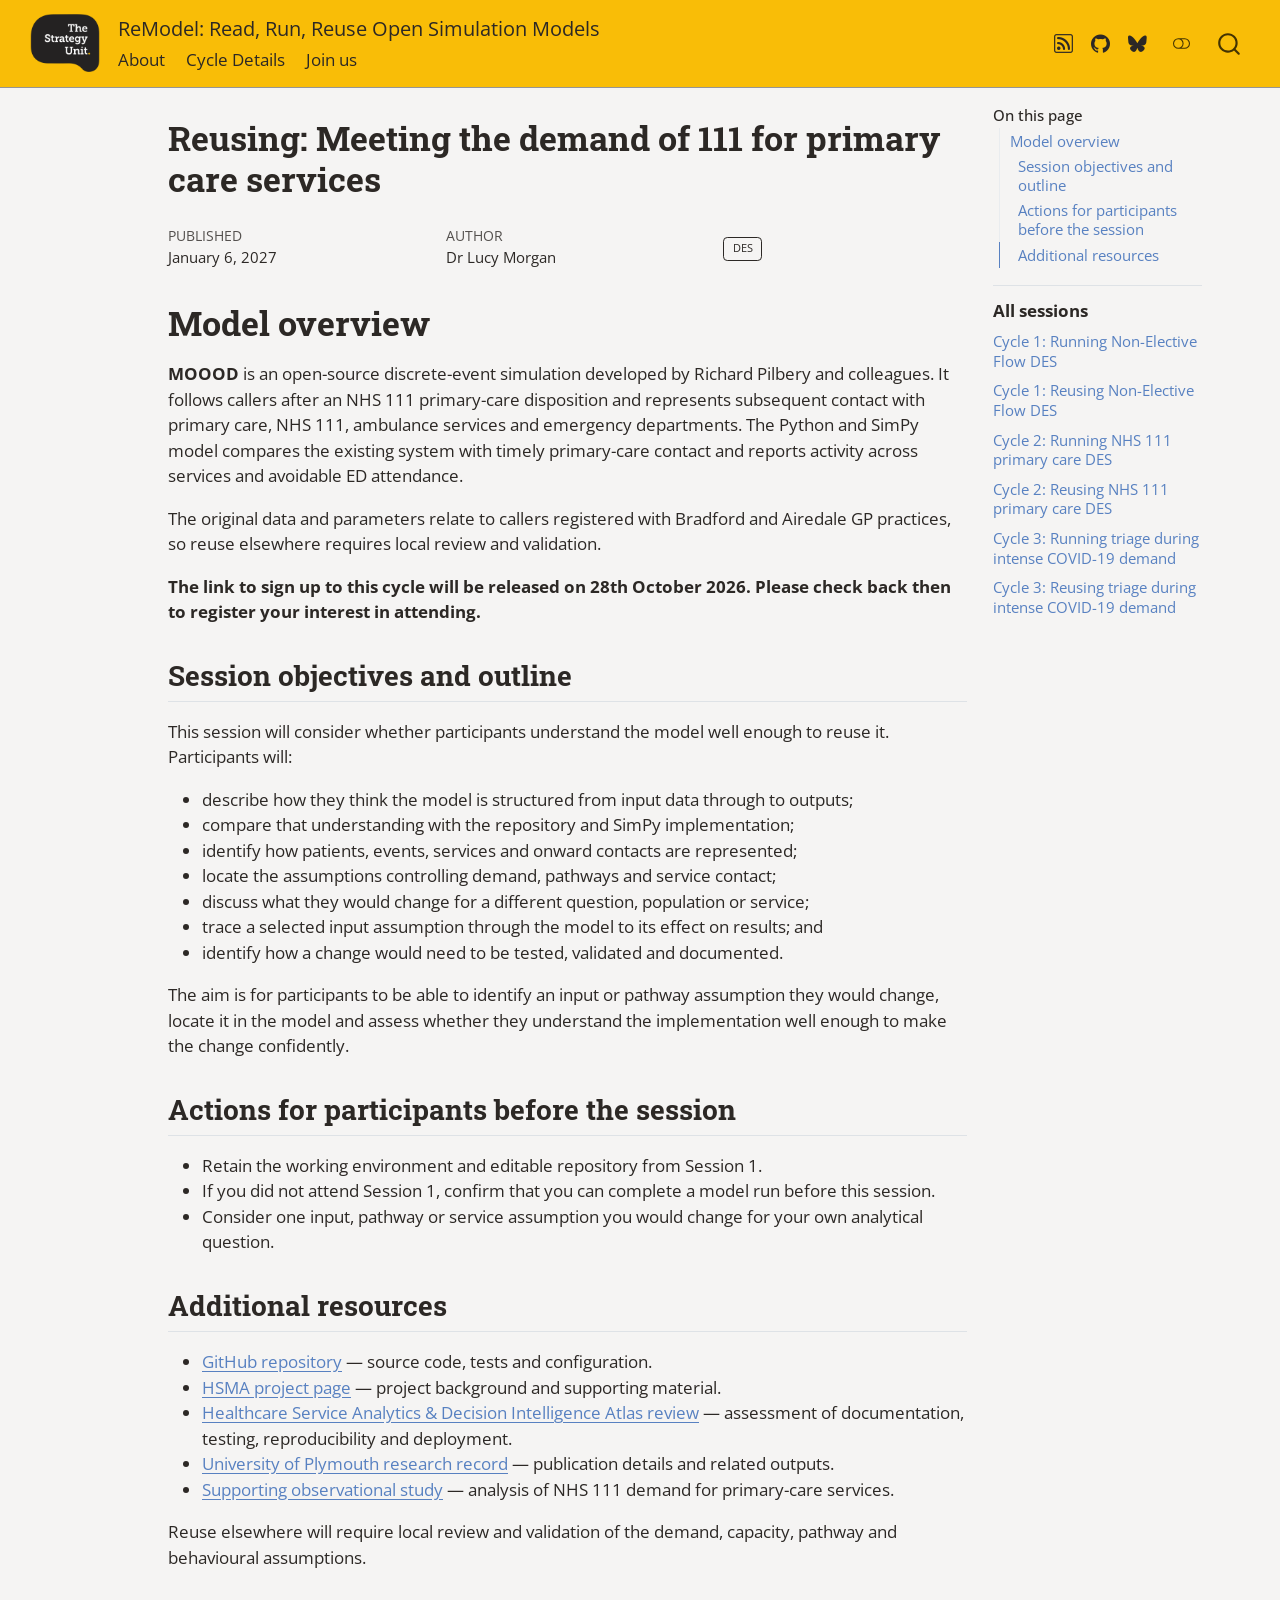
<file: sessions/4_primary-demand-111-reusing/index.html>
<!DOCTYPE html>
<html xmlns="http://www.w3.org/1999/xhtml" lang="en" xml:lang="en"><head>

<meta charset="utf-8">
<meta name="generator" content="quarto-1.10.20">

<meta name="viewport" content="width=device-width, initial-scale=1.0, user-scalable=yes">

<meta name="author" content="Dr Lucy Morgan">
<meta name="dcterms.date" content="2027-01-06">

<title>Reusing: Meeting the demand of 111 for primary care services – ReModel: Read, Run, Reuse Open Simulation Models</title>
<style>
/* Default styles provided by pandoc.
** See https://pandoc.org/MANUAL.html#variables-for-html for config info.
*/
span.smallcaps{font-variant: small-caps;}
div.columns{display: flex; gap: 1.5em;}
div.column{flex: auto;}
@media screen {
div.columns{gap: min(4vw, 1.5em);}
div.column{overflow-x: auto;}
}
div.hanging-indent{margin-left: 1.5em; text-indent: -1.5em;}
ul.task-list{list-style: none;}
ul.task-list li input[type="checkbox"] {
  width: 0.8em;
  margin: 0 0.8em 0.2em -1em; /* quarto-specific, see https://github.com/quarto-dev/quarto-cli/issues/4556 */ 
  vertical-align: middle;
}
</style>


<script src="../../site_libs/quarto-nav/quarto-nav.js"></script>
<script src="../../site_libs/quarto-nav/headroom.min.js"></script>
<script src="../../site_libs/clipboard/clipboard.min.js"></script>
<script src="../../site_libs/quarto-search/autocomplete.umd.js"></script>
<script src="../../site_libs/quarto-search/fuse.min.js"></script>
<script src="../../site_libs/quarto-search/quarto-search.js"></script>
<meta name="quarto:offset" content="../../">
<link href="../../images/logo_black_medium.png" rel="icon" type="image/png">
<script src="../../site_libs/quarto-html/quarto.js" type="module"></script>
<script src="../../site_libs/quarto-html/tabsets/tabsets.js" type="module"></script>
<script src="../../site_libs/quarto-html/popper.min.js"></script>
<script src="../../site_libs/quarto-html/tippy.umd.min.js"></script>
<script src="../../site_libs/quarto-html/anchor.min.js"></script>
<link href="../../site_libs/quarto-html/tippy.css" rel="stylesheet">
<link href="../../site_libs/quarto-html/quarto-syntax-highlighting-17888a1159294d3eb470f19f6f52f5a5.css" rel="stylesheet" class="quarto-color-scheme" id="quarto-text-highlighting-styles">
<link href="../../site_libs/quarto-html/quarto-syntax-highlighting-dark-0ae969d3293726db143f6e9eb89af930.css" rel="stylesheet" class="quarto-color-scheme quarto-color-alternate" id="quarto-text-highlighting-styles">
<link href="../../site_libs/quarto-html/quarto-syntax-highlighting-17888a1159294d3eb470f19f6f52f5a5.css" rel="stylesheet" class="quarto-color-scheme-extra" id="quarto-text-highlighting-styles">
<script src="../../site_libs/bootstrap/bootstrap.min.js"></script>
<link href="../../site_libs/bootstrap/bootstrap-icons.css" rel="stylesheet">
<link href="../../site_libs/bootstrap/bootstrap-c104b25e6d04f919b95708563da324a3.min.css" rel="stylesheet" append-hash="true" class="quarto-color-scheme" id="quarto-bootstrap" data-mode="light">
<link href="../../site_libs/bootstrap/bootstrap-dark-5fd4895ea0b8c004a115d9d2eeafd0e5.min.css" rel="stylesheet" append-hash="true" class="quarto-color-scheme quarto-color-alternate" id="quarto-bootstrap" data-mode="dark">
<link href="../../site_libs/bootstrap/bootstrap-c104b25e6d04f919b95708563da324a3.min.css" rel="stylesheet" append-hash="true" class="quarto-color-scheme-extra" id="quarto-bootstrap" data-mode="light">
<script id="quarto-search-options" type="application/json">{
  "location": "navbar",
  "copy-button": false,
  "collapse-after": 3,
  "panel-placement": "end",
  "type": "overlay",
  "limit": 50,
  "keyboard-shortcut": [
    "f",
    "/",
    "s"
  ],
  "show-item-context": false,
  "language": {
    "search-no-results-text": "No results",
    "search-matching-documents-text": "matching documents",
    "search-copy-link-title": "Copy link to search",
    "search-hide-matches-text": "Hide additional matches",
    "search-more-match-text": "more match in this document",
    "search-more-matches-text": "more matches in this document",
    "search-clear-button-title": "Clear",
    "search-text-placeholder": "",
    "search-detached-cancel-button-title": "Cancel",
    "search-submit-button-title": "Submit",
    "search-label": "Search"
  }
}</script>


<link rel="stylesheet" href="../../_SUBrand.StyleSheet.css">
<link rel="stylesheet" href="../../_listing.css">
</head>

<body class="nav-fixed quarto-light"><script id="quarto-html-before-body" type="application/javascript">
    const toggleBodyColorMode = (bsSheetEl) => {
      const mode = bsSheetEl.getAttribute("data-mode");
      const bodyEl = window.document.querySelector("body");
      if (mode === "dark") {
        bodyEl.classList.add("quarto-dark");
        bodyEl.classList.remove("quarto-light");
      } else {
        bodyEl.classList.add("quarto-light");
        bodyEl.classList.remove("quarto-dark");
      }
    }
    const toggleBodyColorPrimary = () => {
      const bsSheetEl = window.document.querySelector("link#quarto-bootstrap:not([rel=disabled-stylesheet])");
      if (bsSheetEl) {
        toggleBodyColorMode(bsSheetEl);
      }
    }
    const setColorSchemeToggle = (alternate) => {
      const toggles = window.document.querySelectorAll('.quarto-color-scheme-toggle');
      for (let i=0; i < toggles.length; i++) {
        const toggle = toggles[i];
        if (toggle) {
          if (alternate) {
            toggle.classList.add("alternate");
          } else {
            toggle.classList.remove("alternate");
          }
        }
      }
    };
    const toggleColorMode = (alternate) => {
      // Switch the stylesheets
      const primaryStylesheets = window.document.querySelectorAll('link.quarto-color-scheme:not(.quarto-color-alternate)');
      const alternateStylesheets = window.document.querySelectorAll('link.quarto-color-scheme.quarto-color-alternate');
      manageTransitions('#quarto-margin-sidebar .nav-link', false);
      if (alternate) {
        // note: dark is layered on light, we don't disable primary!
        enableStylesheet(alternateStylesheets);
        for (const sheetNode of alternateStylesheets) {
          if (sheetNode.id === "quarto-bootstrap") {
            toggleBodyColorMode(sheetNode);
          }
        }
      } else {
        disableStylesheet(alternateStylesheets);
        enableStylesheet(primaryStylesheets)
        toggleBodyColorPrimary();
      }
      manageTransitions('#quarto-margin-sidebar .nav-link', true);
      // Switch the toggles
      setColorSchemeToggle(alternate)
      // Hack to workaround the fact that safari doesn't
      // properly recolor the scrollbar when toggling (#1455)
      if (navigator.userAgent.indexOf('Safari') > 0 && navigator.userAgent.indexOf('Chrome') == -1) {
        manageTransitions("body", false);
        window.scrollTo(0, 1);
        setTimeout(() => {
          window.scrollTo(0, 0);
          manageTransitions("body", true);
        }, 40);
      }
    }
    const disableStylesheet = (stylesheets) => {
      for (let i=0; i < stylesheets.length; i++) {
        const stylesheet = stylesheets[i];
        stylesheet.rel = 'disabled-stylesheet';
      }
    }
    const enableStylesheet = (stylesheets) => {
      for (let i=0; i < stylesheets.length; i++) {
        const stylesheet = stylesheets[i];
        if(stylesheet.rel !== 'stylesheet') { // for Chrome, which will still FOUC without this check
          stylesheet.rel = 'stylesheet';
        }
      }
    }
    const manageTransitions = (selector, allowTransitions) => {
      const els = window.document.querySelectorAll(selector);
      for (let i=0; i < els.length; i++) {
        const el = els[i];
        if (allowTransitions) {
          el.classList.remove('notransition');
        } else {
          el.classList.add('notransition');
        }
      }
    }
    const isFileUrl = () => {
      return window.location.protocol === 'file:';
    }
    const hasAlternateSentinel = () => {
      let styleSentinel = getColorSchemeSentinel();
      if (styleSentinel !== null) {
        return styleSentinel === "alternate";
      } else {
        return false;
      }
    }
    const setStyleSentinel = (alternate) => {
      const value = alternate ? "alternate" : "default";
      if (!isFileUrl()) {
        window.localStorage.setItem("quarto-color-scheme", value);
      } else {
        localAlternateSentinel = value;
      }
    }
    const getColorSchemeSentinel = () => {
      if (!isFileUrl()) {
        const storageValue = window.localStorage.getItem("quarto-color-scheme");
        return storageValue != null ? storageValue : localAlternateSentinel;
      } else {
        return localAlternateSentinel;
      }
    }
    const toggleGiscusIfUsed = (isAlternate, darkModeDefault) => {
      const baseTheme = document.querySelector('#giscus-base-theme')?.value ?? 'light';
      const alternateTheme = document.querySelector('#giscus-alt-theme')?.value ?? 'dark';
      let newTheme = '';
      if(authorPrefersDark) {
        newTheme = isAlternate ? baseTheme : alternateTheme;
      } else {
        newTheme = isAlternate ? alternateTheme : baseTheme;
      }
      const changeGiscusTheme = () => {
        // From: https://github.com/giscus/giscus/issues/336
        const sendMessage = (message) => {
          const iframe = document.querySelector('iframe.giscus-frame');
          if (!iframe) return;
          iframe.contentWindow.postMessage({ giscus: message }, 'https://giscus.app');
        }
        sendMessage({
          setConfig: {
            theme: newTheme
          }
        });
      }
      const isGiscussLoaded = window.document.querySelector('iframe.giscus-frame') !== null;
      if (isGiscussLoaded) {
        changeGiscusTheme();
      }
    };
    const authorPrefersDark = false;
    const darkModeDefault = authorPrefersDark;
      document.querySelector('link#quarto-text-highlighting-styles.quarto-color-scheme-extra').rel = 'disabled-stylesheet';
      document.querySelector('link#quarto-bootstrap.quarto-color-scheme-extra').rel = 'disabled-stylesheet';
    let localAlternateSentinel = darkModeDefault ? 'alternate' : 'default';
    // Dark / light mode switch
    window.quartoToggleColorScheme = () => {
      // Read the current dark / light value
      let toAlternate = !hasAlternateSentinel();
      toggleColorMode(toAlternate);
      setStyleSentinel(toAlternate);
      toggleGiscusIfUsed(toAlternate, darkModeDefault);
      window.dispatchEvent(new Event('resize'));
    };
    // Switch to dark mode if need be
    if (hasAlternateSentinel()) {
      toggleColorMode(true);
    } else {
      toggleColorMode(false);
    }
  </script>

<div id="quarto-search-results"></div>
  <header id="quarto-header" class="headroom fixed-top">
    <nav class="navbar navbar-expand-lg " data-bs-theme="dark">
      <div class="navbar-container container-fluid">
      <div class="navbar-brand-container mx-auto">
    <a href="../../index.html" class="navbar-brand navbar-brand-logo">
    <img src="../../images/logo_black_medium.png" alt="" class="navbar-logo light-content">
    <img src="../../images/logo_yellow_medium.png" alt="" class="navbar-logo dark-content">
    </a>
    <a class="navbar-brand" href="../../index.html">
    <span class="navbar-title">ReModel: Read, Run, Reuse Open Simulation Models</span>
    </a>
  </div>
            <div id="quarto-search" class="" title="Search"></div>
          <button class="navbar-toggler" type="button" data-bs-toggle="collapse" data-bs-target="#navbarCollapse" aria-controls="navbarCollapse" role="menu" aria-expanded="false" aria-label="Toggle navigation" onclick="if (window.quartoToggleHeadroom) { window.quartoToggleHeadroom(); }">
  <span class="navbar-toggler-icon"></span>
</button>
          <div class="collapse navbar-collapse" id="navbarCollapse">
            <ul class="navbar-nav navbar-nav-scroll me-auto">
  <li class="nav-item">
    <a class="nav-link" href="../../index.html"> 
<span class="menu-text">About</span></a>
  </li>  
  <li class="nav-item">
    <a class="nav-link" href="../../sessions/index.html"> 
<span class="menu-text">Cycle Details</span></a>
  </li>  
  <li class="nav-item">
    <a class="nav-link" href="../../join-us/index.html"> 
<span class="menu-text">Join us</span></a>
  </li>  
</ul>
            <ul class="navbar-nav navbar-nav-scroll ms-auto">
  <li class="nav-item compact">
    <a class="nav-link" href="../../sessions/index.xml"> <i class="bi bi-rss" role="img">
</i> 
<span class="menu-text"></span></a>
  </li>  
  <li class="nav-item compact">
    <a class="nav-link" href="https://github.com/The-Strategy-Unit"> <i class="bi bi-github" role="img">
</i> 
<span class="menu-text"></span></a>
  </li>  
  <li class="nav-item compact">
    <a class="nav-link" href="https://bsky.app/profile/strategyunit.bsky.social"> <i class="bi bi-bluesky" role="img">
</i> 
<span class="menu-text"></span></a>
  </li>  
</ul>
          </div> <!-- /navcollapse -->
            <div class="quarto-navbar-tools">
  <a href="" class="quarto-color-scheme-toggle quarto-navigation-tool  px-1" onclick="window.quartoToggleColorScheme(); return false;" title="Toggle dark mode"><i class="bi"></i></a>
</div>
      </div> <!-- /container-fluid -->
    </nav>
</header>
<!-- content -->
<div id="quarto-content" class="quarto-container page-columns page-rows-contents page-layout-article page-navbar">
<!-- sidebar -->
<!-- margin-sidebar -->
    <div id="quarto-margin-sidebar" class="sidebar margin-sidebar">
        <nav id="TOC" role="doc-toc" class="toc-active">
    <h2 id="toc-title">On this page</h2>
   
  <ul>
  <li><a href="#model-overview" id="toc-model-overview" class="nav-link active" data-scroll-target="#model-overview">Model overview</a>
  <ul class="collapse">
  <li><a href="#session-objectives-and-outline" id="toc-session-objectives-and-outline" class="nav-link" data-scroll-target="#session-objectives-and-outline">Session objectives and outline</a></li>
  <li><a href="#actions-for-participants-before-the-session" id="toc-actions-for-participants-before-the-session" class="nav-link" data-scroll-target="#actions-for-participants-before-the-session">Actions for participants before the session</a></li>
  <li><a href="#additional-resources" id="toc-additional-resources" class="nav-link" data-scroll-target="#additional-resources">Additional resources</a></li>
  </ul></li>
  </ul>
</nav>
    </div>
<!-- main -->
<main class="content" id="quarto-document-content">


<header id="title-block-header" class="quarto-title-block default">
<div class="quarto-title">
<h1 class="title">Reusing: Meeting the demand of 111 for primary care services</h1>
  <div class="quarto-categories">
    <div class="quarto-category">DES</div>
  </div>
  </div>



<div class="quarto-title-meta">

    <div>
    <div class="quarto-title-meta-heading">Author</div>
    <div class="quarto-title-meta-contents">
             <p>Dr Lucy Morgan </p>
          </div>
  </div>
    
    <div>
    <div class="quarto-title-meta-heading">Published</div>
    <div class="quarto-title-meta-contents">
      <p class="date">January 6, 2027</p>
    </div>
  </div>
  
    
  </div>
  


</header>


<section id="model-overview" class="level1">
<h1>Model overview</h1>
<p><strong>MOOOD</strong> is an open-source discrete-event simulation developed by Richard Pilbery and colleagues. It follows callers after an NHS 111 primary-care disposition and represents subsequent contact with primary care, NHS 111, ambulance services and emergency departments. The Python and SimPy model compares the existing system with timely primary-care contact and reports activity across services and avoidable ED attendance.</p>
<p>The original data and parameters relate to callers registered with Bradford and Airedale GP practices, so reuse elsewhere requires local review and validation.</p>
<!---
[How to join](../../join-us/index.qmd){.btn .btn-primary .session-join-action}
-->
<p><strong>The link to sign up to this cycle will be released on 28th October 2026. Please check back then to register your interest in attending.</strong></p>
<div class="all-sessions-menu">
<div class="all-sessions-title">
All sessions
</div>
<ul>
<li><a href="../../sessions/1_nonelective-flow-running/index.html">Cycle 1: Running Non-Elective Flow DES</a></li>
<li><a href="../../sessions/2_nonelective-flow-reusing/index.html">Cycle 1: Reusing Non-Elective Flow DES</a></li>
<li><a href="../../sessions/3_primary-demand-111-running/index.html">Cycle 2: Running NHS 111 primary care DES</a></li>
<li><a href="../../sessions/4_primary-demand-111-reusing/index.html">Cycle 2: Reusing NHS 111 primary care DES</a></li>
<li><a href="../../sessions/5_triage-during-intense-demand-running/index.html">Cycle 3: Running triage during intense COVID-19 demand</a></li>
<li><a href="../../sessions/6_triage-during-intense-demand-reusing/index.html">Cycle 3: Reusing triage during intense COVID-19 demand</a></li>
</ul>
</div>
<script>
(() => {
  const moveAllSessionsMenu = () => {
    const menu = document.querySelector(".all-sessions-menu");
    const contents = document.querySelector("#TOC");

    if (!menu) return;
    if (contents) contents.appendChild(menu);
    menu.classList.add("all-sessions-menu-ready");
  };

  if (document.readyState === "loading") {
    document.addEventListener("DOMContentLoaded", moveAllSessionsMenu);
  } else {
    moveAllSessionsMenu();
  }
})();
</script>
<section id="session-objectives-and-outline" class="level2">
<h2 class="anchored" data-anchor-id="session-objectives-and-outline">Session objectives and outline</h2>
<p>This session will consider whether participants understand the model well enough to reuse it. Participants will:</p>
<ul>
<li>describe how they think the model is structured from input data through to outputs;</li>
<li>compare that understanding with the repository and SimPy implementation;</li>
<li>identify how patients, events, services and onward contacts are represented;</li>
<li>locate the assumptions controlling demand, pathways and service contact;</li>
<li>discuss what they would change for a different question, population or service;</li>
<li>trace a selected input assumption through the model to its effect on results; and</li>
<li>identify how a change would need to be tested, validated and documented.</li>
</ul>
<p>The aim is for participants to be able to identify an input or pathway assumption they would change, locate it in the model and assess whether they understand the implementation well enough to make the change confidently.</p>
</section>
<section id="actions-for-participants-before-the-session" class="level2">
<h2 class="anchored" data-anchor-id="actions-for-participants-before-the-session">Actions for participants before the session</h2>
<ul>
<li>Retain the working environment and editable repository from Session 1.</li>
<li>If you did not attend Session 1, confirm that you can complete a model run before this session.</li>
<li>Consider one input, pathway or service assumption you would change for your own analytical question.</li>
</ul>
</section>
<section id="additional-resources" class="level2">
<h2 class="anchored" data-anchor-id="additional-resources">Additional resources</h2>
<ul>
<li><a href="https://github.com/ReModel-Club/MOOOD-study">GitHub repository</a> — source code, tests and configuration.</li>
<li><a href="https://hsma.co.uk/previous_projects/hsma_4/h4_4008_meeting_demand_111/index.html">HSMA project page</a> — project background and supporting material.</li>
<li><a href="https://atlas.hsma.co.uk/packages_projects_tools/meeting_the_demand_of_111/">Healthcare Service Analytics &amp; Decision Intelligence Atlas review</a> — assessment of documentation, testing, reproducibility and deployment.</li>
<li><a href="https://researchportal.plymouth.ac.uk/en/publications/modelling-nhs-england-111-demand-for-primary-care-services-a-disc/">University of Plymouth research record</a> — publication details and related outputs.</li>
<li><a href="https://doi.org/10.1371/journal.pone.0300193">Supporting observational study</a> — analysis of NHS 111 demand for primary-care services.</li>
</ul>
<p>Reuse elsewhere will require local review and validation of the demand, capacity, pathway and behavioural assumptions.</p>


</section>
</section>

</main> <!-- /main -->
<script id="quarto-html-after-body" type="application/javascript">
  window.document.addEventListener("DOMContentLoaded", function (event) {
    // Ensure there is a toggle, if there isn't float one in the top right
    if (window.document.querySelector('.quarto-color-scheme-toggle') === null) {
      const a = window.document.createElement('a');
      a.classList.add('top-right');
      a.classList.add('quarto-color-scheme-toggle');
      a.href = "";
      a.onclick = function() { try { window.quartoToggleColorScheme(); } catch {} return false; };
      const i = window.document.createElement("i");
      i.classList.add('bi');
      a.appendChild(i);
      window.document.body.appendChild(a);
    }
    setColorSchemeToggle(hasAlternateSentinel())
    const icon = "";
    const anchorJS = new window.AnchorJS();
    anchorJS.options = {
      placement: 'right',
      icon: icon
    };
    anchorJS.add('.anchored');
    const isCodeAnnotation = (el) => {
      for (const clz of el.classList) {
        if (clz.startsWith('code-annotation-')) {                     
          return true;
        }
      }
      return false;
    }
    const onCopySuccess = function(e) {
      // button target
      const button = e.trigger;
      // don't keep focus
      button.blur();
      // flash "checked"
      button.classList.add('code-copy-button-checked');
      var currentTitle = button.getAttribute("title");
      button.setAttribute("title", "Copied!");
      let tooltip;
      if (window.bootstrap) {
        button.setAttribute("data-bs-toggle", "tooltip");
        button.setAttribute("data-bs-placement", "left");
        button.setAttribute("data-bs-title", "Copied!");
        tooltip = new bootstrap.Tooltip(button, 
          { trigger: "manual", 
            customClass: "code-copy-button-tooltip",
            offset: [0, -8]});
        tooltip.show();    
      }
      setTimeout(function() {
        if (tooltip) {
          tooltip.hide();
          button.removeAttribute("data-bs-title");
          button.removeAttribute("data-bs-toggle");
          button.removeAttribute("data-bs-placement");
        }
        button.setAttribute("title", currentTitle);
        button.classList.remove('code-copy-button-checked');
      }, 1000);
      // clear code selection
      e.clearSelection();
    }
    const getTextToCopy = function(trigger) {
      const outerScaffold = trigger.parentElement.cloneNode(true);
      const codeEl = outerScaffold.querySelector('code');
      for (const childEl of codeEl.children) {
        if (isCodeAnnotation(childEl)) {
          childEl.remove();
        }
      }
      return codeEl.innerText;
    }
    const clipboard = new window.ClipboardJS('.code-copy-button:not([data-in-quarto-modal])', {
      text: getTextToCopy
    });
    clipboard.on('success', onCopySuccess);
    if (window.document.getElementById('quarto-embedded-source-code-modal')) {
      const clipboardModal = new window.ClipboardJS('.code-copy-button[data-in-quarto-modal]', {
        text: getTextToCopy,
        container: window.document.getElementById('quarto-embedded-source-code-modal')
      });
      clipboardModal.on('success', onCopySuccess);
    }
      var localhostRegex = new RegExp(/^(?:http|https):\/\/localhost\:?[0-9]*\//);
      var mailtoRegex = new RegExp(/^mailto:/);
        var filterRegex = new RegExp("https:\/\/the-strategy-unit\.github\.io\/ReModel-docs\/");
      var isInternal = (href) => {
          return filterRegex.test(href) || localhostRegex.test(href) || mailtoRegex.test(href);
      }
      // Inspect non-navigation links and adorn them if external
     var links = window.document.querySelectorAll('a[href]:not(.nav-link):not(.navbar-brand):not(.toc-action):not(.sidebar-link):not(.sidebar-item-toggle):not(.pagination-link):not(.no-external):not([aria-hidden]):not(.dropdown-item):not(.quarto-navigation-tool):not(.about-link)');
      for (var i=0; i<links.length; i++) {
        const link = links[i];
        if (!isInternal(link.href)) {
          // undo the damage that might have been done by quarto-nav.js in the case of
          // links that we want to consider external
          if (link.dataset.originalHref !== undefined) {
            link.href = link.dataset.originalHref;
          }
        }
      }
    function tippyHover(el, contentFn, onTriggerFn, onUntriggerFn) {
      const config = {
        allowHTML: true,
        maxWidth: 500,
        delay: 100,
        arrow: false,
        appendTo: function(el) {
            return el.parentElement;
        },
        interactive: true,
        interactiveBorder: 10,
        theme: 'quarto',
        placement: 'bottom-start',
      };
      if (contentFn) {
        config.content = contentFn;
      }
      if (onTriggerFn) {
        config.onTrigger = onTriggerFn;
      }
      if (onUntriggerFn) {
        config.onUntrigger = onUntriggerFn;
      }
      window.tippy(el, config); 
    }
    const noterefs = window.document.querySelectorAll('a[role="doc-noteref"]');
    for (var i=0; i<noterefs.length; i++) {
      const ref = noterefs[i];
      tippyHover(ref, function() {
        // use id or data attribute instead here
        let href = ref.getAttribute('data-footnote-href') || ref.getAttribute('href');
        try { href = new URL(href).hash; } catch {}
        const id = href.replace(/^#\/?/, "");
        const note = window.document.getElementById(id);
        if (note) {
          return note.innerHTML;
        } else {
          return "";
        }
      });
    }
    const xrefs = window.document.querySelectorAll('a.quarto-xref');
    const processXRef = (id, note) => {
      // Strip column container classes
      const stripColumnClz = (el) => {
        el.classList.remove("page-full", "page-columns");
        if (el.children) {
          for (const child of el.children) {
            stripColumnClz(child);
          }
        }
      }
      stripColumnClz(note)
      if (id === null || id.startsWith('sec-')) {
        // Special case sections, only their first couple elements
        const container = document.createElement("div");
        if (note.children && note.children.length > 2) {
          container.appendChild(note.children[0].cloneNode(true));
          for (let i = 1; i < note.children.length; i++) {
            const child = note.children[i];
            if (child.tagName === "P" && child.innerText === "") {
              continue;
            } else {
              container.appendChild(child.cloneNode(true));
              break;
            }
          }
          if (window.Quarto?.typesetMath) {
            window.Quarto.typesetMath(container);
          }
          return container.innerHTML
        } else {
          if (window.Quarto?.typesetMath) {
            window.Quarto.typesetMath(note);
          }
          return note.innerHTML;
        }
      } else {
        // Remove any anchor links if they are present
        const anchorLink = note.querySelector('a.anchorjs-link');
        if (anchorLink) {
          anchorLink.remove();
        }
        if (window.Quarto?.typesetMath) {
          window.Quarto.typesetMath(note);
        }
        if (note.classList.contains("callout")) {
          return note.outerHTML;
        } else {
          return note.innerHTML;
        }
      }
    }
    for (var i=0; i<xrefs.length; i++) {
      const xref = xrefs[i];
      tippyHover(xref, undefined, function(instance) {
        instance.disable();
        let url = xref.getAttribute('href');
        let hash = undefined; 
        if (url.startsWith('#')) {
          hash = url;
        } else {
          try { hash = new URL(url).hash; } catch {}
        }
        if (hash) {
          const id = hash.replace(/^#\/?/, "");
          const note = window.document.getElementById(id);
          if (note !== null) {
            try {
              const html = processXRef(id, note.cloneNode(true));
              instance.setContent(html);
            } finally {
              instance.enable();
              instance.show();
            }
          } else {
            // See if we can fetch this
            fetch(url.split('#')[0])
            .then(res => res.text())
            .then(html => {
              const parser = new DOMParser();
              const htmlDoc = parser.parseFromString(html, "text/html");
              const note = htmlDoc.getElementById(id);
              if (note !== null) {
                const html = processXRef(id, note);
                instance.setContent(html);
              } 
            }).finally(() => {
              instance.enable();
              instance.show();
            });
          }
        } else {
          // See if we can fetch a full url (with no hash to target)
          // This is a special case and we should probably do some content thinning / targeting
          fetch(url)
          .then(res => res.text())
          .then(html => {
            const parser = new DOMParser();
            const htmlDoc = parser.parseFromString(html, "text/html");
            const note = htmlDoc.querySelector('main.content');
            if (note !== null) {
              // This should only happen for chapter cross references
              // (since there is no id in the URL)
              // remove the first header
              if (note.children.length > 0 && note.children[0].tagName === "HEADER") {
                note.children[0].remove();
              }
              const html = processXRef(null, note);
              instance.setContent(html);
            } 
          }).finally(() => {
            instance.enable();
            instance.show();
          });
        }
      }, function(instance) {
      });
    }
        let selectedAnnoteEl;
        const selectorForAnnotation = ( cell, annotation) => {
          let cellAttr = 'data-code-cell="' + cell + '"';
          let lineAttr = 'data-code-annotation="' +  annotation + '"';
          const selector = 'span[' + cellAttr + '][' + lineAttr + ']';
          return selector;
        }
        const selectCodeLines = (annoteEl) => {
          const doc = window.document;
          const targetCell = annoteEl.getAttribute("data-target-cell");
          const targetAnnotation = annoteEl.getAttribute("data-target-annotation");
          const annoteSpan = window.document.querySelector(selectorForAnnotation(targetCell, targetAnnotation));
          const lines = annoteSpan.getAttribute("data-code-lines").split(",");
          const lineIds = lines.map((line) => {
            return targetCell + "-" + line;
          })
          let top = null;
          let height = null;
          let parent = null;
          if (lineIds.length > 0) {
              //compute the position of the single el (top and bottom and make a div)
              const el = window.document.getElementById(lineIds[0]);
              top = el.offsetTop;
              height = el.offsetHeight;
              parent = el.parentElement.parentElement;
            if (lineIds.length > 1) {
              const lastEl = window.document.getElementById(lineIds[lineIds.length - 1]);
              const bottom = lastEl.offsetTop + lastEl.offsetHeight;
              height = bottom - top;
            }
            if (top !== null && height !== null && parent !== null) {
              // cook up a div (if necessary) and position it 
              let div = window.document.getElementById("code-annotation-line-highlight");
              if (div === null) {
                div = window.document.createElement("div");
                div.setAttribute("id", "code-annotation-line-highlight");
                div.style.position = 'absolute';
                parent.appendChild(div);
              }
              div.style.top = top - 2 + "px";
              div.style.height = height + 4 + "px";
              div.style.left = 0;
              let gutterDiv = window.document.getElementById("code-annotation-line-highlight-gutter");
              if (gutterDiv === null) {
                gutterDiv = window.document.createElement("div");
                gutterDiv.setAttribute("id", "code-annotation-line-highlight-gutter");
                gutterDiv.style.position = 'absolute';
                const codeCell = window.document.getElementById(targetCell);
                const gutter = codeCell.querySelector('.code-annotation-gutter');
                gutter.appendChild(gutterDiv);
              }
              gutterDiv.style.top = top - 2 + "px";
              gutterDiv.style.height = height + 4 + "px";
            }
            selectedAnnoteEl = annoteEl;
          }
        };
        const unselectCodeLines = () => {
          const elementsIds = ["code-annotation-line-highlight", "code-annotation-line-highlight-gutter"];
          elementsIds.forEach((elId) => {
            const div = window.document.getElementById(elId);
            if (div) {
              div.remove();
            }
          });
          selectedAnnoteEl = undefined;
        };
          // Handle positioning of the toggle
      window.addEventListener(
        "resize",
        throttle(() => {
          elRect = undefined;
          if (selectedAnnoteEl) {
            selectCodeLines(selectedAnnoteEl);
          }
        }, 10)
      );
      function throttle(fn, ms) {
      let throttle = false;
      let timer;
        return (...args) => {
          if(!throttle) { // first call gets through
              fn.apply(this, args);
              throttle = true;
          } else { // all the others get throttled
              if(timer) clearTimeout(timer); // cancel #2
              timer = setTimeout(() => {
                fn.apply(this, args);
                timer = throttle = false;
              }, ms);
          }
        };
      }
        // Attach click handler to the DT
        const annoteDls = window.document.querySelectorAll('dt[data-target-cell]');
        for (const annoteDlNode of annoteDls) {
          annoteDlNode.addEventListener('click', (event) => {
            const clickedEl = event.target;
            if (clickedEl !== selectedAnnoteEl) {
              unselectCodeLines();
              const activeEl = window.document.querySelector('dt[data-target-cell].code-annotation-active');
              if (activeEl) {
                activeEl.classList.remove('code-annotation-active');
              }
              selectCodeLines(clickedEl);
              clickedEl.classList.add('code-annotation-active');
            } else {
              // Unselect the line
              unselectCodeLines();
              clickedEl.classList.remove('code-annotation-active');
            }
          });
        }
    const findCites = (el) => {
      const parentEl = el.parentElement;
      if (parentEl) {
        const cites = parentEl.dataset.cites;
        if (cites) {
          return {
            el,
            cites: cites.split(' ')
          };
        } else {
          return findCites(el.parentElement)
        }
      } else {
        return undefined;
      }
    };
    var bibliorefs = window.document.querySelectorAll('a[role="doc-biblioref"]');
    for (var i=0; i<bibliorefs.length; i++) {
      const ref = bibliorefs[i];
      const citeInfo = findCites(ref);
      if (citeInfo) {
        tippyHover(citeInfo.el, function() {
          var popup = window.document.createElement('div');
          citeInfo.cites.forEach(function(cite) {
            var citeDiv = window.document.createElement('div');
            citeDiv.classList.add('hanging-indent');
            citeDiv.classList.add('csl-entry');
            var biblioDiv = window.document.getElementById('ref-' + cite);
            if (biblioDiv) {
              citeDiv.innerHTML = biblioDiv.innerHTML;
            }
            popup.appendChild(citeDiv);
          });
          return popup.innerHTML;
        });
      }
    }
  });
  </script>
</div> <!-- /content -->




</body></html>
</file>
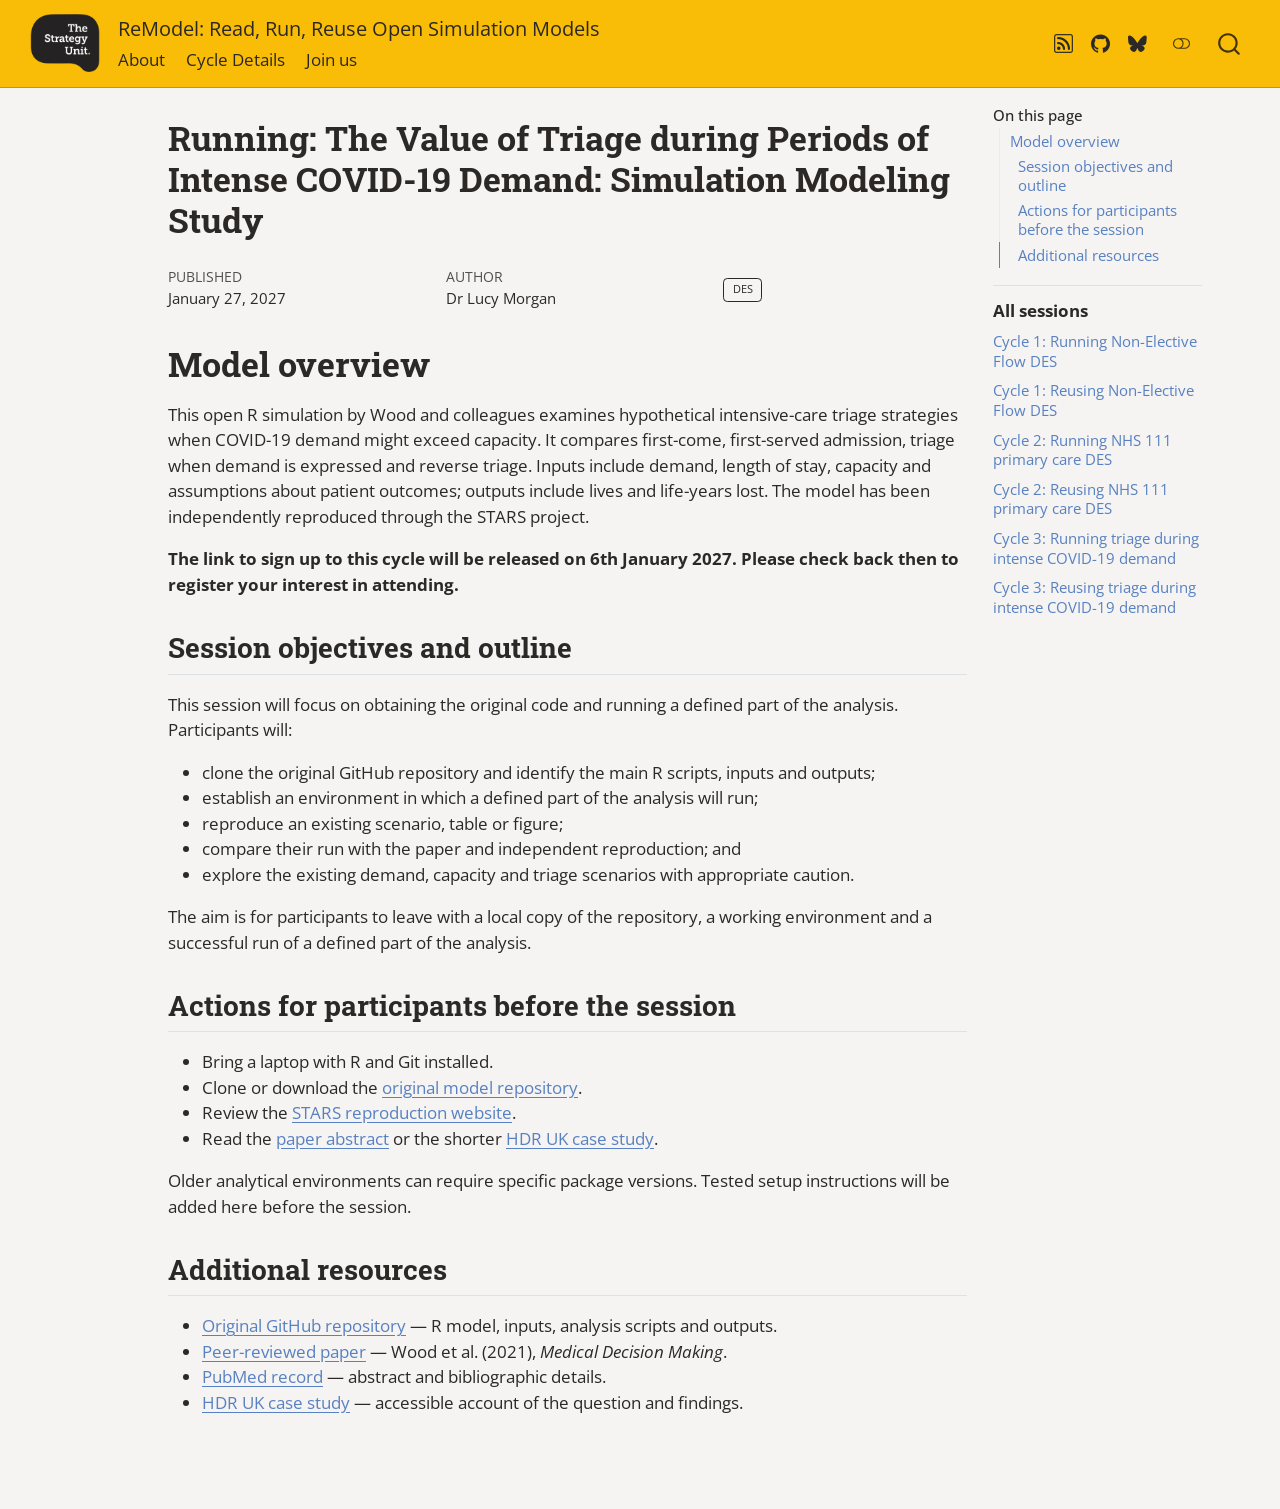
<file: sessions/5_triage-during-intense-demand-running/index.html>
<!DOCTYPE html>
<html xmlns="http://www.w3.org/1999/xhtml" lang="en" xml:lang="en"><head>

<meta charset="utf-8">
<meta name="generator" content="quarto-1.10.20">

<meta name="viewport" content="width=device-width, initial-scale=1.0, user-scalable=yes">

<meta name="author" content="Dr Lucy Morgan">
<meta name="dcterms.date" content="2027-01-27">

<title>Running: The Value of Triage during Periods of Intense COVID-19 Demand: Simulation Modeling Study – ReModel: Read, Run, Reuse Open Simulation Models</title>
<style>
/* Default styles provided by pandoc.
** See https://pandoc.org/MANUAL.html#variables-for-html for config info.
*/
span.smallcaps{font-variant: small-caps;}
div.columns{display: flex; gap: 1.5em;}
div.column{flex: auto;}
@media screen {
div.columns{gap: min(4vw, 1.5em);}
div.column{overflow-x: auto;}
}
div.hanging-indent{margin-left: 1.5em; text-indent: -1.5em;}
ul.task-list{list-style: none;}
ul.task-list li input[type="checkbox"] {
  width: 0.8em;
  margin: 0 0.8em 0.2em -1em; /* quarto-specific, see https://github.com/quarto-dev/quarto-cli/issues/4556 */ 
  vertical-align: middle;
}
</style>


<script src="../../site_libs/quarto-nav/quarto-nav.js"></script>
<script src="../../site_libs/quarto-nav/headroom.min.js"></script>
<script src="../../site_libs/clipboard/clipboard.min.js"></script>
<script src="../../site_libs/quarto-search/autocomplete.umd.js"></script>
<script src="../../site_libs/quarto-search/fuse.min.js"></script>
<script src="../../site_libs/quarto-search/quarto-search.js"></script>
<meta name="quarto:offset" content="../../">
<link href="../../images/logo_black_medium.png" rel="icon" type="image/png">
<script src="../../site_libs/quarto-html/quarto.js" type="module"></script>
<script src="../../site_libs/quarto-html/tabsets/tabsets.js" type="module"></script>
<script src="../../site_libs/quarto-html/popper.min.js"></script>
<script src="../../site_libs/quarto-html/tippy.umd.min.js"></script>
<script src="../../site_libs/quarto-html/anchor.min.js"></script>
<link href="../../site_libs/quarto-html/tippy.css" rel="stylesheet">
<link href="../../site_libs/quarto-html/quarto-syntax-highlighting-17888a1159294d3eb470f19f6f52f5a5.css" rel="stylesheet" class="quarto-color-scheme" id="quarto-text-highlighting-styles">
<link href="../../site_libs/quarto-html/quarto-syntax-highlighting-dark-0ae969d3293726db143f6e9eb89af930.css" rel="stylesheet" class="quarto-color-scheme quarto-color-alternate" id="quarto-text-highlighting-styles">
<link href="../../site_libs/quarto-html/quarto-syntax-highlighting-17888a1159294d3eb470f19f6f52f5a5.css" rel="stylesheet" class="quarto-color-scheme-extra" id="quarto-text-highlighting-styles">
<script src="../../site_libs/bootstrap/bootstrap.min.js"></script>
<link href="../../site_libs/bootstrap/bootstrap-icons.css" rel="stylesheet">
<link href="../../site_libs/bootstrap/bootstrap-c104b25e6d04f919b95708563da324a3.min.css" rel="stylesheet" append-hash="true" class="quarto-color-scheme" id="quarto-bootstrap" data-mode="light">
<link href="../../site_libs/bootstrap/bootstrap-dark-5fd4895ea0b8c004a115d9d2eeafd0e5.min.css" rel="stylesheet" append-hash="true" class="quarto-color-scheme quarto-color-alternate" id="quarto-bootstrap" data-mode="dark">
<link href="../../site_libs/bootstrap/bootstrap-c104b25e6d04f919b95708563da324a3.min.css" rel="stylesheet" append-hash="true" class="quarto-color-scheme-extra" id="quarto-bootstrap" data-mode="light">
<script id="quarto-search-options" type="application/json">{
  "location": "navbar",
  "copy-button": false,
  "collapse-after": 3,
  "panel-placement": "end",
  "type": "overlay",
  "limit": 50,
  "keyboard-shortcut": [
    "f",
    "/",
    "s"
  ],
  "show-item-context": false,
  "language": {
    "search-no-results-text": "No results",
    "search-matching-documents-text": "matching documents",
    "search-copy-link-title": "Copy link to search",
    "search-hide-matches-text": "Hide additional matches",
    "search-more-match-text": "more match in this document",
    "search-more-matches-text": "more matches in this document",
    "search-clear-button-title": "Clear",
    "search-text-placeholder": "",
    "search-detached-cancel-button-title": "Cancel",
    "search-submit-button-title": "Submit",
    "search-label": "Search"
  }
}</script>


<link rel="stylesheet" href="../../_SUBrand.StyleSheet.css">
<link rel="stylesheet" href="../../_listing.css">
</head>

<body class="nav-fixed quarto-light"><script id="quarto-html-before-body" type="application/javascript">
    const toggleBodyColorMode = (bsSheetEl) => {
      const mode = bsSheetEl.getAttribute("data-mode");
      const bodyEl = window.document.querySelector("body");
      if (mode === "dark") {
        bodyEl.classList.add("quarto-dark");
        bodyEl.classList.remove("quarto-light");
      } else {
        bodyEl.classList.add("quarto-light");
        bodyEl.classList.remove("quarto-dark");
      }
    }
    const toggleBodyColorPrimary = () => {
      const bsSheetEl = window.document.querySelector("link#quarto-bootstrap:not([rel=disabled-stylesheet])");
      if (bsSheetEl) {
        toggleBodyColorMode(bsSheetEl);
      }
    }
    const setColorSchemeToggle = (alternate) => {
      const toggles = window.document.querySelectorAll('.quarto-color-scheme-toggle');
      for (let i=0; i < toggles.length; i++) {
        const toggle = toggles[i];
        if (toggle) {
          if (alternate) {
            toggle.classList.add("alternate");
          } else {
            toggle.classList.remove("alternate");
          }
        }
      }
    };
    const toggleColorMode = (alternate) => {
      // Switch the stylesheets
      const primaryStylesheets = window.document.querySelectorAll('link.quarto-color-scheme:not(.quarto-color-alternate)');
      const alternateStylesheets = window.document.querySelectorAll('link.quarto-color-scheme.quarto-color-alternate');
      manageTransitions('#quarto-margin-sidebar .nav-link', false);
      if (alternate) {
        // note: dark is layered on light, we don't disable primary!
        enableStylesheet(alternateStylesheets);
        for (const sheetNode of alternateStylesheets) {
          if (sheetNode.id === "quarto-bootstrap") {
            toggleBodyColorMode(sheetNode);
          }
        }
      } else {
        disableStylesheet(alternateStylesheets);
        enableStylesheet(primaryStylesheets)
        toggleBodyColorPrimary();
      }
      manageTransitions('#quarto-margin-sidebar .nav-link', true);
      // Switch the toggles
      setColorSchemeToggle(alternate)
      // Hack to workaround the fact that safari doesn't
      // properly recolor the scrollbar when toggling (#1455)
      if (navigator.userAgent.indexOf('Safari') > 0 && navigator.userAgent.indexOf('Chrome') == -1) {
        manageTransitions("body", false);
        window.scrollTo(0, 1);
        setTimeout(() => {
          window.scrollTo(0, 0);
          manageTransitions("body", true);
        }, 40);
      }
    }
    const disableStylesheet = (stylesheets) => {
      for (let i=0; i < stylesheets.length; i++) {
        const stylesheet = stylesheets[i];
        stylesheet.rel = 'disabled-stylesheet';
      }
    }
    const enableStylesheet = (stylesheets) => {
      for (let i=0; i < stylesheets.length; i++) {
        const stylesheet = stylesheets[i];
        if(stylesheet.rel !== 'stylesheet') { // for Chrome, which will still FOUC without this check
          stylesheet.rel = 'stylesheet';
        }
      }
    }
    const manageTransitions = (selector, allowTransitions) => {
      const els = window.document.querySelectorAll(selector);
      for (let i=0; i < els.length; i++) {
        const el = els[i];
        if (allowTransitions) {
          el.classList.remove('notransition');
        } else {
          el.classList.add('notransition');
        }
      }
    }
    const isFileUrl = () => {
      return window.location.protocol === 'file:';
    }
    const hasAlternateSentinel = () => {
      let styleSentinel = getColorSchemeSentinel();
      if (styleSentinel !== null) {
        return styleSentinel === "alternate";
      } else {
        return false;
      }
    }
    const setStyleSentinel = (alternate) => {
      const value = alternate ? "alternate" : "default";
      if (!isFileUrl()) {
        window.localStorage.setItem("quarto-color-scheme", value);
      } else {
        localAlternateSentinel = value;
      }
    }
    const getColorSchemeSentinel = () => {
      if (!isFileUrl()) {
        const storageValue = window.localStorage.getItem("quarto-color-scheme");
        return storageValue != null ? storageValue : localAlternateSentinel;
      } else {
        return localAlternateSentinel;
      }
    }
    const toggleGiscusIfUsed = (isAlternate, darkModeDefault) => {
      const baseTheme = document.querySelector('#giscus-base-theme')?.value ?? 'light';
      const alternateTheme = document.querySelector('#giscus-alt-theme')?.value ?? 'dark';
      let newTheme = '';
      if(authorPrefersDark) {
        newTheme = isAlternate ? baseTheme : alternateTheme;
      } else {
        newTheme = isAlternate ? alternateTheme : baseTheme;
      }
      const changeGiscusTheme = () => {
        // From: https://github.com/giscus/giscus/issues/336
        const sendMessage = (message) => {
          const iframe = document.querySelector('iframe.giscus-frame');
          if (!iframe) return;
          iframe.contentWindow.postMessage({ giscus: message }, 'https://giscus.app');
        }
        sendMessage({
          setConfig: {
            theme: newTheme
          }
        });
      }
      const isGiscussLoaded = window.document.querySelector('iframe.giscus-frame') !== null;
      if (isGiscussLoaded) {
        changeGiscusTheme();
      }
    };
    const authorPrefersDark = false;
    const darkModeDefault = authorPrefersDark;
      document.querySelector('link#quarto-text-highlighting-styles.quarto-color-scheme-extra').rel = 'disabled-stylesheet';
      document.querySelector('link#quarto-bootstrap.quarto-color-scheme-extra').rel = 'disabled-stylesheet';
    let localAlternateSentinel = darkModeDefault ? 'alternate' : 'default';
    // Dark / light mode switch
    window.quartoToggleColorScheme = () => {
      // Read the current dark / light value
      let toAlternate = !hasAlternateSentinel();
      toggleColorMode(toAlternate);
      setStyleSentinel(toAlternate);
      toggleGiscusIfUsed(toAlternate, darkModeDefault);
      window.dispatchEvent(new Event('resize'));
    };
    // Switch to dark mode if need be
    if (hasAlternateSentinel()) {
      toggleColorMode(true);
    } else {
      toggleColorMode(false);
    }
  </script>

<div id="quarto-search-results"></div>
  <header id="quarto-header" class="headroom fixed-top">
    <nav class="navbar navbar-expand-lg " data-bs-theme="dark">
      <div class="navbar-container container-fluid">
      <div class="navbar-brand-container mx-auto">
    <a href="../../index.html" class="navbar-brand navbar-brand-logo">
    <img src="../../images/logo_black_medium.png" alt="" class="navbar-logo light-content">
    <img src="../../images/logo_yellow_medium.png" alt="" class="navbar-logo dark-content">
    </a>
    <a class="navbar-brand" href="../../index.html">
    <span class="navbar-title">ReModel: Read, Run, Reuse Open Simulation Models</span>
    </a>
  </div>
            <div id="quarto-search" class="" title="Search"></div>
          <button class="navbar-toggler" type="button" data-bs-toggle="collapse" data-bs-target="#navbarCollapse" aria-controls="navbarCollapse" role="menu" aria-expanded="false" aria-label="Toggle navigation" onclick="if (window.quartoToggleHeadroom) { window.quartoToggleHeadroom(); }">
  <span class="navbar-toggler-icon"></span>
</button>
          <div class="collapse navbar-collapse" id="navbarCollapse">
            <ul class="navbar-nav navbar-nav-scroll me-auto">
  <li class="nav-item">
    <a class="nav-link" href="../../index.html"> 
<span class="menu-text">About</span></a>
  </li>  
  <li class="nav-item">
    <a class="nav-link" href="../../sessions/index.html"> 
<span class="menu-text">Cycle Details</span></a>
  </li>  
  <li class="nav-item">
    <a class="nav-link" href="../../join-us/index.html"> 
<span class="menu-text">Join us</span></a>
  </li>  
</ul>
            <ul class="navbar-nav navbar-nav-scroll ms-auto">
  <li class="nav-item compact">
    <a class="nav-link" href="../../sessions/index.xml"> <i class="bi bi-rss" role="img">
</i> 
<span class="menu-text"></span></a>
  </li>  
  <li class="nav-item compact">
    <a class="nav-link" href="https://github.com/The-Strategy-Unit"> <i class="bi bi-github" role="img">
</i> 
<span class="menu-text"></span></a>
  </li>  
  <li class="nav-item compact">
    <a class="nav-link" href="https://bsky.app/profile/strategyunit.bsky.social"> <i class="bi bi-bluesky" role="img">
</i> 
<span class="menu-text"></span></a>
  </li>  
</ul>
          </div> <!-- /navcollapse -->
            <div class="quarto-navbar-tools">
  <a href="" class="quarto-color-scheme-toggle quarto-navigation-tool  px-1" onclick="window.quartoToggleColorScheme(); return false;" title="Toggle dark mode"><i class="bi"></i></a>
</div>
      </div> <!-- /container-fluid -->
    </nav>
</header>
<!-- content -->
<div id="quarto-content" class="quarto-container page-columns page-rows-contents page-layout-article page-navbar">
<!-- sidebar -->
<!-- margin-sidebar -->
    <div id="quarto-margin-sidebar" class="sidebar margin-sidebar">
        <nav id="TOC" role="doc-toc" class="toc-active">
    <h2 id="toc-title">On this page</h2>
   
  <ul>
  <li><a href="#model-overview" id="toc-model-overview" class="nav-link active" data-scroll-target="#model-overview">Model overview</a>
  <ul class="collapse">
  <li><a href="#session-objectives-and-outline" id="toc-session-objectives-and-outline" class="nav-link" data-scroll-target="#session-objectives-and-outline">Session objectives and outline</a></li>
  <li><a href="#actions-for-participants-before-the-session" id="toc-actions-for-participants-before-the-session" class="nav-link" data-scroll-target="#actions-for-participants-before-the-session">Actions for participants before the session</a></li>
  <li><a href="#additional-resources" id="toc-additional-resources" class="nav-link" data-scroll-target="#additional-resources">Additional resources</a></li>
  </ul></li>
  </ul>
</nav>
    </div>
<!-- main -->
<main class="content" id="quarto-document-content">


<header id="title-block-header" class="quarto-title-block default">
<div class="quarto-title">
<h1 class="title">Running: The Value of Triage during Periods of Intense COVID-19 Demand: Simulation Modeling Study</h1>
  <div class="quarto-categories">
    <div class="quarto-category">DES</div>
  </div>
  </div>



<div class="quarto-title-meta">

    <div>
    <div class="quarto-title-meta-heading">Author</div>
    <div class="quarto-title-meta-contents">
             <p>Dr Lucy Morgan </p>
          </div>
  </div>
    
    <div>
    <div class="quarto-title-meta-heading">Published</div>
    <div class="quarto-title-meta-contents">
      <p class="date">January 27, 2027</p>
    </div>
  </div>
  
    
  </div>
  


</header>


<section id="model-overview" class="level1">
<h1>Model overview</h1>
<p>This open R simulation by Wood and colleagues examines hypothetical intensive-care triage strategies when COVID-19 demand might exceed capacity. It compares first-come, first-served admission, triage when demand is expressed and reverse triage. Inputs include demand, length of stay, capacity and assumptions about patient outcomes; outputs include lives and life-years lost. The model has been independently reproduced through the STARS project.</p>
<!---
[How to join](../../join-us/index.qmd){.btn .btn-primary .session-join-action}
-->
<p><strong>The link to sign up to this cycle will be released on 6th January 2027. Please check back then to register your interest in attending.</strong></p>
<div class="all-sessions-menu">
<div class="all-sessions-title">
All sessions
</div>
<ul>
<li><a href="../../sessions/1_nonelective-flow-running/index.html">Cycle 1: Running Non-Elective Flow DES</a></li>
<li><a href="../../sessions/2_nonelective-flow-reusing/index.html">Cycle 1: Reusing Non-Elective Flow DES</a></li>
<li><a href="../../sessions/3_primary-demand-111-running/index.html">Cycle 2: Running NHS 111 primary care DES</a></li>
<li><a href="../../sessions/4_primary-demand-111-reusing/index.html">Cycle 2: Reusing NHS 111 primary care DES</a></li>
<li><a href="../../sessions/5_triage-during-intense-demand-running/index.html">Cycle 3: Running triage during intense COVID-19 demand</a></li>
<li><a href="../../sessions/6_triage-during-intense-demand-reusing/index.html">Cycle 3: Reusing triage during intense COVID-19 demand</a></li>
</ul>
</div>
<script>
(() => {
  const moveAllSessionsMenu = () => {
    const menu = document.querySelector(".all-sessions-menu");
    const contents = document.querySelector("#TOC");

    if (!menu) return;
    if (contents) contents.appendChild(menu);
    menu.classList.add("all-sessions-menu-ready");
  };

  if (document.readyState === "loading") {
    document.addEventListener("DOMContentLoaded", moveAllSessionsMenu);
  } else {
    moveAllSessionsMenu();
  }
})();
</script>
<section id="session-objectives-and-outline" class="level2">
<h2 class="anchored" data-anchor-id="session-objectives-and-outline">Session objectives and outline</h2>
<p>This session will focus on obtaining the original code and running a defined part of the analysis. Participants will:</p>
<ul>
<li>clone the original GitHub repository and identify the main R scripts, inputs and outputs;</li>
<li>establish an environment in which a defined part of the analysis will run;</li>
<li>reproduce an existing scenario, table or figure;</li>
<li>compare their run with the paper and independent reproduction; and</li>
<li>explore the existing demand, capacity and triage scenarios with appropriate caution.</li>
</ul>
<p>The aim is for participants to leave with a local copy of the repository, a working environment and a successful run of a defined part of the analysis.</p>
</section>
<section id="actions-for-participants-before-the-session" class="level2">
<h2 class="anchored" data-anchor-id="actions-for-participants-before-the-session">Actions for participants before the session</h2>
<ul>
<li>Bring a laptop with R and Git installed.</li>
<li>Clone or download the <a href="https://github.com/nhs-bnssg-analytics/triage-modelling">original model repository</a>.</li>
<li>Review the <a href="https://pythonhealthdatascience.github.io/stars-reproduce-wood-2021/">STARS reproduction website</a>.</li>
<li>Read the <a href="https://pubmed.ncbi.nlm.nih.gov/33560181/">paper abstract</a> or the shorter <a href="https://www.hdruk.ac.uk/case-studies/impact-committee-selection-the-value-of-triage-during-periods-of-intense-covid-19-demand-simulation-modelling-study/">HDR UK case study</a>.</li>
</ul>
<p>Older analytical environments can require specific package versions. Tested setup instructions will be added here before the session.</p>
</section>
<section id="additional-resources" class="level2">
<h2 class="anchored" data-anchor-id="additional-resources">Additional resources</h2>
<ul>
<li><a href="https://github.com/nhs-bnssg-analytics/triage-modelling">Original GitHub repository</a> — R model, inputs, analysis scripts and outputs.</li>
<li><a href="https://doi.org/10.1177/0272989X21994035">Peer-reviewed paper</a> — Wood et al.&nbsp;(2021), <em>Medical Decision Making</em>.</li>
<li><a href="https://pubmed.ncbi.nlm.nih.gov/33560181/">PubMed record</a> — abstract and bibliographic details.</li>
<li><a href="https://www.hdruk.ac.uk/case-studies/impact-committee-selection-the-value-of-triage-during-periods-of-intense-covid-19-demand-simulation-modelling-study/">HDR UK case study</a> — accessible account of the question and findings.</li>
</ul>


</section>
</section>

</main> <!-- /main -->
<script id="quarto-html-after-body" type="application/javascript">
  window.document.addEventListener("DOMContentLoaded", function (event) {
    // Ensure there is a toggle, if there isn't float one in the top right
    if (window.document.querySelector('.quarto-color-scheme-toggle') === null) {
      const a = window.document.createElement('a');
      a.classList.add('top-right');
      a.classList.add('quarto-color-scheme-toggle');
      a.href = "";
      a.onclick = function() { try { window.quartoToggleColorScheme(); } catch {} return false; };
      const i = window.document.createElement("i");
      i.classList.add('bi');
      a.appendChild(i);
      window.document.body.appendChild(a);
    }
    setColorSchemeToggle(hasAlternateSentinel())
    const icon = "";
    const anchorJS = new window.AnchorJS();
    anchorJS.options = {
      placement: 'right',
      icon: icon
    };
    anchorJS.add('.anchored');
    const isCodeAnnotation = (el) => {
      for (const clz of el.classList) {
        if (clz.startsWith('code-annotation-')) {                     
          return true;
        }
      }
      return false;
    }
    const onCopySuccess = function(e) {
      // button target
      const button = e.trigger;
      // don't keep focus
      button.blur();
      // flash "checked"
      button.classList.add('code-copy-button-checked');
      var currentTitle = button.getAttribute("title");
      button.setAttribute("title", "Copied!");
      let tooltip;
      if (window.bootstrap) {
        button.setAttribute("data-bs-toggle", "tooltip");
        button.setAttribute("data-bs-placement", "left");
        button.setAttribute("data-bs-title", "Copied!");
        tooltip = new bootstrap.Tooltip(button, 
          { trigger: "manual", 
            customClass: "code-copy-button-tooltip",
            offset: [0, -8]});
        tooltip.show();    
      }
      setTimeout(function() {
        if (tooltip) {
          tooltip.hide();
          button.removeAttribute("data-bs-title");
          button.removeAttribute("data-bs-toggle");
          button.removeAttribute("data-bs-placement");
        }
        button.setAttribute("title", currentTitle);
        button.classList.remove('code-copy-button-checked');
      }, 1000);
      // clear code selection
      e.clearSelection();
    }
    const getTextToCopy = function(trigger) {
      const outerScaffold = trigger.parentElement.cloneNode(true);
      const codeEl = outerScaffold.querySelector('code');
      for (const childEl of codeEl.children) {
        if (isCodeAnnotation(childEl)) {
          childEl.remove();
        }
      }
      return codeEl.innerText;
    }
    const clipboard = new window.ClipboardJS('.code-copy-button:not([data-in-quarto-modal])', {
      text: getTextToCopy
    });
    clipboard.on('success', onCopySuccess);
    if (window.document.getElementById('quarto-embedded-source-code-modal')) {
      const clipboardModal = new window.ClipboardJS('.code-copy-button[data-in-quarto-modal]', {
        text: getTextToCopy,
        container: window.document.getElementById('quarto-embedded-source-code-modal')
      });
      clipboardModal.on('success', onCopySuccess);
    }
      var localhostRegex = new RegExp(/^(?:http|https):\/\/localhost\:?[0-9]*\//);
      var mailtoRegex = new RegExp(/^mailto:/);
        var filterRegex = new RegExp("https:\/\/the-strategy-unit\.github\.io\/ReModel-docs\/");
      var isInternal = (href) => {
          return filterRegex.test(href) || localhostRegex.test(href) || mailtoRegex.test(href);
      }
      // Inspect non-navigation links and adorn them if external
     var links = window.document.querySelectorAll('a[href]:not(.nav-link):not(.navbar-brand):not(.toc-action):not(.sidebar-link):not(.sidebar-item-toggle):not(.pagination-link):not(.no-external):not([aria-hidden]):not(.dropdown-item):not(.quarto-navigation-tool):not(.about-link)');
      for (var i=0; i<links.length; i++) {
        const link = links[i];
        if (!isInternal(link.href)) {
          // undo the damage that might have been done by quarto-nav.js in the case of
          // links that we want to consider external
          if (link.dataset.originalHref !== undefined) {
            link.href = link.dataset.originalHref;
          }
        }
      }
    function tippyHover(el, contentFn, onTriggerFn, onUntriggerFn) {
      const config = {
        allowHTML: true,
        maxWidth: 500,
        delay: 100,
        arrow: false,
        appendTo: function(el) {
            return el.parentElement;
        },
        interactive: true,
        interactiveBorder: 10,
        theme: 'quarto',
        placement: 'bottom-start',
      };
      if (contentFn) {
        config.content = contentFn;
      }
      if (onTriggerFn) {
        config.onTrigger = onTriggerFn;
      }
      if (onUntriggerFn) {
        config.onUntrigger = onUntriggerFn;
      }
      window.tippy(el, config); 
    }
    const noterefs = window.document.querySelectorAll('a[role="doc-noteref"]');
    for (var i=0; i<noterefs.length; i++) {
      const ref = noterefs[i];
      tippyHover(ref, function() {
        // use id or data attribute instead here
        let href = ref.getAttribute('data-footnote-href') || ref.getAttribute('href');
        try { href = new URL(href).hash; } catch {}
        const id = href.replace(/^#\/?/, "");
        const note = window.document.getElementById(id);
        if (note) {
          return note.innerHTML;
        } else {
          return "";
        }
      });
    }
    const xrefs = window.document.querySelectorAll('a.quarto-xref');
    const processXRef = (id, note) => {
      // Strip column container classes
      const stripColumnClz = (el) => {
        el.classList.remove("page-full", "page-columns");
        if (el.children) {
          for (const child of el.children) {
            stripColumnClz(child);
          }
        }
      }
      stripColumnClz(note)
      if (id === null || id.startsWith('sec-')) {
        // Special case sections, only their first couple elements
        const container = document.createElement("div");
        if (note.children && note.children.length > 2) {
          container.appendChild(note.children[0].cloneNode(true));
          for (let i = 1; i < note.children.length; i++) {
            const child = note.children[i];
            if (child.tagName === "P" && child.innerText === "") {
              continue;
            } else {
              container.appendChild(child.cloneNode(true));
              break;
            }
          }
          if (window.Quarto?.typesetMath) {
            window.Quarto.typesetMath(container);
          }
          return container.innerHTML
        } else {
          if (window.Quarto?.typesetMath) {
            window.Quarto.typesetMath(note);
          }
          return note.innerHTML;
        }
      } else {
        // Remove any anchor links if they are present
        const anchorLink = note.querySelector('a.anchorjs-link');
        if (anchorLink) {
          anchorLink.remove();
        }
        if (window.Quarto?.typesetMath) {
          window.Quarto.typesetMath(note);
        }
        if (note.classList.contains("callout")) {
          return note.outerHTML;
        } else {
          return note.innerHTML;
        }
      }
    }
    for (var i=0; i<xrefs.length; i++) {
      const xref = xrefs[i];
      tippyHover(xref, undefined, function(instance) {
        instance.disable();
        let url = xref.getAttribute('href');
        let hash = undefined; 
        if (url.startsWith('#')) {
          hash = url;
        } else {
          try { hash = new URL(url).hash; } catch {}
        }
        if (hash) {
          const id = hash.replace(/^#\/?/, "");
          const note = window.document.getElementById(id);
          if (note !== null) {
            try {
              const html = processXRef(id, note.cloneNode(true));
              instance.setContent(html);
            } finally {
              instance.enable();
              instance.show();
            }
          } else {
            // See if we can fetch this
            fetch(url.split('#')[0])
            .then(res => res.text())
            .then(html => {
              const parser = new DOMParser();
              const htmlDoc = parser.parseFromString(html, "text/html");
              const note = htmlDoc.getElementById(id);
              if (note !== null) {
                const html = processXRef(id, note);
                instance.setContent(html);
              } 
            }).finally(() => {
              instance.enable();
              instance.show();
            });
          }
        } else {
          // See if we can fetch a full url (with no hash to target)
          // This is a special case and we should probably do some content thinning / targeting
          fetch(url)
          .then(res => res.text())
          .then(html => {
            const parser = new DOMParser();
            const htmlDoc = parser.parseFromString(html, "text/html");
            const note = htmlDoc.querySelector('main.content');
            if (note !== null) {
              // This should only happen for chapter cross references
              // (since there is no id in the URL)
              // remove the first header
              if (note.children.length > 0 && note.children[0].tagName === "HEADER") {
                note.children[0].remove();
              }
              const html = processXRef(null, note);
              instance.setContent(html);
            } 
          }).finally(() => {
            instance.enable();
            instance.show();
          });
        }
      }, function(instance) {
      });
    }
        let selectedAnnoteEl;
        const selectorForAnnotation = ( cell, annotation) => {
          let cellAttr = 'data-code-cell="' + cell + '"';
          let lineAttr = 'data-code-annotation="' +  annotation + '"';
          const selector = 'span[' + cellAttr + '][' + lineAttr + ']';
          return selector;
        }
        const selectCodeLines = (annoteEl) => {
          const doc = window.document;
          const targetCell = annoteEl.getAttribute("data-target-cell");
          const targetAnnotation = annoteEl.getAttribute("data-target-annotation");
          const annoteSpan = window.document.querySelector(selectorForAnnotation(targetCell, targetAnnotation));
          const lines = annoteSpan.getAttribute("data-code-lines").split(",");
          const lineIds = lines.map((line) => {
            return targetCell + "-" + line;
          })
          let top = null;
          let height = null;
          let parent = null;
          if (lineIds.length > 0) {
              //compute the position of the single el (top and bottom and make a div)
              const el = window.document.getElementById(lineIds[0]);
              top = el.offsetTop;
              height = el.offsetHeight;
              parent = el.parentElement.parentElement;
            if (lineIds.length > 1) {
              const lastEl = window.document.getElementById(lineIds[lineIds.length - 1]);
              const bottom = lastEl.offsetTop + lastEl.offsetHeight;
              height = bottom - top;
            }
            if (top !== null && height !== null && parent !== null) {
              // cook up a div (if necessary) and position it 
              let div = window.document.getElementById("code-annotation-line-highlight");
              if (div === null) {
                div = window.document.createElement("div");
                div.setAttribute("id", "code-annotation-line-highlight");
                div.style.position = 'absolute';
                parent.appendChild(div);
              }
              div.style.top = top - 2 + "px";
              div.style.height = height + 4 + "px";
              div.style.left = 0;
              let gutterDiv = window.document.getElementById("code-annotation-line-highlight-gutter");
              if (gutterDiv === null) {
                gutterDiv = window.document.createElement("div");
                gutterDiv.setAttribute("id", "code-annotation-line-highlight-gutter");
                gutterDiv.style.position = 'absolute';
                const codeCell = window.document.getElementById(targetCell);
                const gutter = codeCell.querySelector('.code-annotation-gutter');
                gutter.appendChild(gutterDiv);
              }
              gutterDiv.style.top = top - 2 + "px";
              gutterDiv.style.height = height + 4 + "px";
            }
            selectedAnnoteEl = annoteEl;
          }
        };
        const unselectCodeLines = () => {
          const elementsIds = ["code-annotation-line-highlight", "code-annotation-line-highlight-gutter"];
          elementsIds.forEach((elId) => {
            const div = window.document.getElementById(elId);
            if (div) {
              div.remove();
            }
          });
          selectedAnnoteEl = undefined;
        };
          // Handle positioning of the toggle
      window.addEventListener(
        "resize",
        throttle(() => {
          elRect = undefined;
          if (selectedAnnoteEl) {
            selectCodeLines(selectedAnnoteEl);
          }
        }, 10)
      );
      function throttle(fn, ms) {
      let throttle = false;
      let timer;
        return (...args) => {
          if(!throttle) { // first call gets through
              fn.apply(this, args);
              throttle = true;
          } else { // all the others get throttled
              if(timer) clearTimeout(timer); // cancel #2
              timer = setTimeout(() => {
                fn.apply(this, args);
                timer = throttle = false;
              }, ms);
          }
        };
      }
        // Attach click handler to the DT
        const annoteDls = window.document.querySelectorAll('dt[data-target-cell]');
        for (const annoteDlNode of annoteDls) {
          annoteDlNode.addEventListener('click', (event) => {
            const clickedEl = event.target;
            if (clickedEl !== selectedAnnoteEl) {
              unselectCodeLines();
              const activeEl = window.document.querySelector('dt[data-target-cell].code-annotation-active');
              if (activeEl) {
                activeEl.classList.remove('code-annotation-active');
              }
              selectCodeLines(clickedEl);
              clickedEl.classList.add('code-annotation-active');
            } else {
              // Unselect the line
              unselectCodeLines();
              clickedEl.classList.remove('code-annotation-active');
            }
          });
        }
    const findCites = (el) => {
      const parentEl = el.parentElement;
      if (parentEl) {
        const cites = parentEl.dataset.cites;
        if (cites) {
          return {
            el,
            cites: cites.split(' ')
          };
        } else {
          return findCites(el.parentElement)
        }
      } else {
        return undefined;
      }
    };
    var bibliorefs = window.document.querySelectorAll('a[role="doc-biblioref"]');
    for (var i=0; i<bibliorefs.length; i++) {
      const ref = bibliorefs[i];
      const citeInfo = findCites(ref);
      if (citeInfo) {
        tippyHover(citeInfo.el, function() {
          var popup = window.document.createElement('div');
          citeInfo.cites.forEach(function(cite) {
            var citeDiv = window.document.createElement('div');
            citeDiv.classList.add('hanging-indent');
            citeDiv.classList.add('csl-entry');
            var biblioDiv = window.document.getElementById('ref-' + cite);
            if (biblioDiv) {
              citeDiv.innerHTML = biblioDiv.innerHTML;
            }
            popup.appendChild(citeDiv);
          });
          return popup.innerHTML;
        });
      }
    }
  });
  </script>
</div> <!-- /content -->




</body></html>
</file>
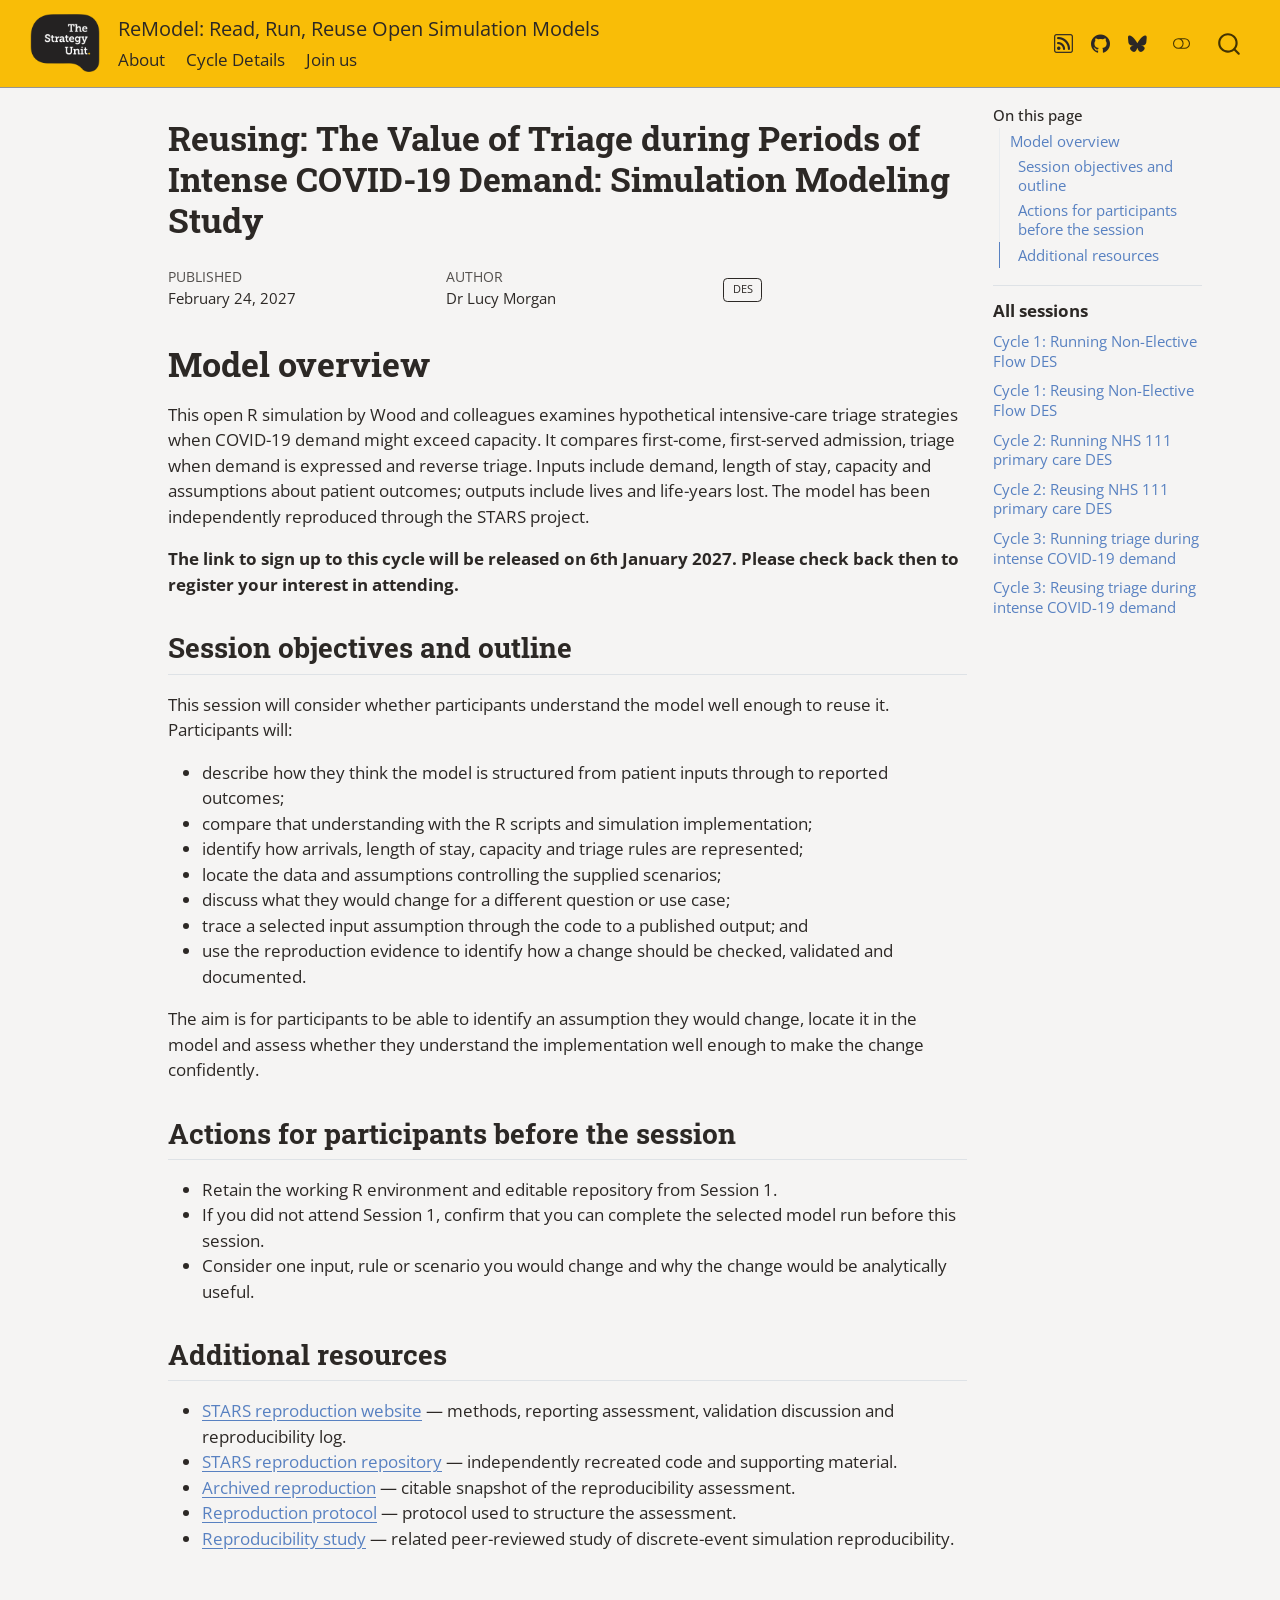
<file: sessions/6_triage-during-intense-demand-reusing/index.html>
<!DOCTYPE html>
<html xmlns="http://www.w3.org/1999/xhtml" lang="en" xml:lang="en"><head>

<meta charset="utf-8">
<meta name="generator" content="quarto-1.10.20">

<meta name="viewport" content="width=device-width, initial-scale=1.0, user-scalable=yes">

<meta name="author" content="Dr Lucy Morgan">
<meta name="dcterms.date" content="2027-02-24">

<title>Reusing: The Value of Triage during Periods of Intense COVID-19 Demand: Simulation Modeling Study – ReModel: Read, Run, Reuse Open Simulation Models</title>
<style>
/* Default styles provided by pandoc.
** See https://pandoc.org/MANUAL.html#variables-for-html for config info.
*/
span.smallcaps{font-variant: small-caps;}
div.columns{display: flex; gap: 1.5em;}
div.column{flex: auto;}
@media screen {
div.columns{gap: min(4vw, 1.5em);}
div.column{overflow-x: auto;}
}
div.hanging-indent{margin-left: 1.5em; text-indent: -1.5em;}
ul.task-list{list-style: none;}
ul.task-list li input[type="checkbox"] {
  width: 0.8em;
  margin: 0 0.8em 0.2em -1em; /* quarto-specific, see https://github.com/quarto-dev/quarto-cli/issues/4556 */ 
  vertical-align: middle;
}
</style>


<script src="../../site_libs/quarto-nav/quarto-nav.js"></script>
<script src="../../site_libs/quarto-nav/headroom.min.js"></script>
<script src="../../site_libs/clipboard/clipboard.min.js"></script>
<script src="../../site_libs/quarto-search/autocomplete.umd.js"></script>
<script src="../../site_libs/quarto-search/fuse.min.js"></script>
<script src="../../site_libs/quarto-search/quarto-search.js"></script>
<meta name="quarto:offset" content="../../">
<link href="../../images/logo_black_medium.png" rel="icon" type="image/png">
<script src="../../site_libs/quarto-html/quarto.js" type="module"></script>
<script src="../../site_libs/quarto-html/tabsets/tabsets.js" type="module"></script>
<script src="../../site_libs/quarto-html/popper.min.js"></script>
<script src="../../site_libs/quarto-html/tippy.umd.min.js"></script>
<script src="../../site_libs/quarto-html/anchor.min.js"></script>
<link href="../../site_libs/quarto-html/tippy.css" rel="stylesheet">
<link href="../../site_libs/quarto-html/quarto-syntax-highlighting-17888a1159294d3eb470f19f6f52f5a5.css" rel="stylesheet" class="quarto-color-scheme" id="quarto-text-highlighting-styles">
<link href="../../site_libs/quarto-html/quarto-syntax-highlighting-dark-0ae969d3293726db143f6e9eb89af930.css" rel="stylesheet" class="quarto-color-scheme quarto-color-alternate" id="quarto-text-highlighting-styles">
<link href="../../site_libs/quarto-html/quarto-syntax-highlighting-17888a1159294d3eb470f19f6f52f5a5.css" rel="stylesheet" class="quarto-color-scheme-extra" id="quarto-text-highlighting-styles">
<script src="../../site_libs/bootstrap/bootstrap.min.js"></script>
<link href="../../site_libs/bootstrap/bootstrap-icons.css" rel="stylesheet">
<link href="../../site_libs/bootstrap/bootstrap-c104b25e6d04f919b95708563da324a3.min.css" rel="stylesheet" append-hash="true" class="quarto-color-scheme" id="quarto-bootstrap" data-mode="light">
<link href="../../site_libs/bootstrap/bootstrap-dark-5fd4895ea0b8c004a115d9d2eeafd0e5.min.css" rel="stylesheet" append-hash="true" class="quarto-color-scheme quarto-color-alternate" id="quarto-bootstrap" data-mode="dark">
<link href="../../site_libs/bootstrap/bootstrap-c104b25e6d04f919b95708563da324a3.min.css" rel="stylesheet" append-hash="true" class="quarto-color-scheme-extra" id="quarto-bootstrap" data-mode="light">
<script id="quarto-search-options" type="application/json">{
  "location": "navbar",
  "copy-button": false,
  "collapse-after": 3,
  "panel-placement": "end",
  "type": "overlay",
  "limit": 50,
  "keyboard-shortcut": [
    "f",
    "/",
    "s"
  ],
  "show-item-context": false,
  "language": {
    "search-no-results-text": "No results",
    "search-matching-documents-text": "matching documents",
    "search-copy-link-title": "Copy link to search",
    "search-hide-matches-text": "Hide additional matches",
    "search-more-match-text": "more match in this document",
    "search-more-matches-text": "more matches in this document",
    "search-clear-button-title": "Clear",
    "search-text-placeholder": "",
    "search-detached-cancel-button-title": "Cancel",
    "search-submit-button-title": "Submit",
    "search-label": "Search"
  }
}</script>


<link rel="stylesheet" href="../../_SUBrand.StyleSheet.css">
<link rel="stylesheet" href="../../_listing.css">
</head>

<body class="nav-fixed quarto-light"><script id="quarto-html-before-body" type="application/javascript">
    const toggleBodyColorMode = (bsSheetEl) => {
      const mode = bsSheetEl.getAttribute("data-mode");
      const bodyEl = window.document.querySelector("body");
      if (mode === "dark") {
        bodyEl.classList.add("quarto-dark");
        bodyEl.classList.remove("quarto-light");
      } else {
        bodyEl.classList.add("quarto-light");
        bodyEl.classList.remove("quarto-dark");
      }
    }
    const toggleBodyColorPrimary = () => {
      const bsSheetEl = window.document.querySelector("link#quarto-bootstrap:not([rel=disabled-stylesheet])");
      if (bsSheetEl) {
        toggleBodyColorMode(bsSheetEl);
      }
    }
    const setColorSchemeToggle = (alternate) => {
      const toggles = window.document.querySelectorAll('.quarto-color-scheme-toggle');
      for (let i=0; i < toggles.length; i++) {
        const toggle = toggles[i];
        if (toggle) {
          if (alternate) {
            toggle.classList.add("alternate");
          } else {
            toggle.classList.remove("alternate");
          }
        }
      }
    };
    const toggleColorMode = (alternate) => {
      // Switch the stylesheets
      const primaryStylesheets = window.document.querySelectorAll('link.quarto-color-scheme:not(.quarto-color-alternate)');
      const alternateStylesheets = window.document.querySelectorAll('link.quarto-color-scheme.quarto-color-alternate');
      manageTransitions('#quarto-margin-sidebar .nav-link', false);
      if (alternate) {
        // note: dark is layered on light, we don't disable primary!
        enableStylesheet(alternateStylesheets);
        for (const sheetNode of alternateStylesheets) {
          if (sheetNode.id === "quarto-bootstrap") {
            toggleBodyColorMode(sheetNode);
          }
        }
      } else {
        disableStylesheet(alternateStylesheets);
        enableStylesheet(primaryStylesheets)
        toggleBodyColorPrimary();
      }
      manageTransitions('#quarto-margin-sidebar .nav-link', true);
      // Switch the toggles
      setColorSchemeToggle(alternate)
      // Hack to workaround the fact that safari doesn't
      // properly recolor the scrollbar when toggling (#1455)
      if (navigator.userAgent.indexOf('Safari') > 0 && navigator.userAgent.indexOf('Chrome') == -1) {
        manageTransitions("body", false);
        window.scrollTo(0, 1);
        setTimeout(() => {
          window.scrollTo(0, 0);
          manageTransitions("body", true);
        }, 40);
      }
    }
    const disableStylesheet = (stylesheets) => {
      for (let i=0; i < stylesheets.length; i++) {
        const stylesheet = stylesheets[i];
        stylesheet.rel = 'disabled-stylesheet';
      }
    }
    const enableStylesheet = (stylesheets) => {
      for (let i=0; i < stylesheets.length; i++) {
        const stylesheet = stylesheets[i];
        if(stylesheet.rel !== 'stylesheet') { // for Chrome, which will still FOUC without this check
          stylesheet.rel = 'stylesheet';
        }
      }
    }
    const manageTransitions = (selector, allowTransitions) => {
      const els = window.document.querySelectorAll(selector);
      for (let i=0; i < els.length; i++) {
        const el = els[i];
        if (allowTransitions) {
          el.classList.remove('notransition');
        } else {
          el.classList.add('notransition');
        }
      }
    }
    const isFileUrl = () => {
      return window.location.protocol === 'file:';
    }
    const hasAlternateSentinel = () => {
      let styleSentinel = getColorSchemeSentinel();
      if (styleSentinel !== null) {
        return styleSentinel === "alternate";
      } else {
        return false;
      }
    }
    const setStyleSentinel = (alternate) => {
      const value = alternate ? "alternate" : "default";
      if (!isFileUrl()) {
        window.localStorage.setItem("quarto-color-scheme", value);
      } else {
        localAlternateSentinel = value;
      }
    }
    const getColorSchemeSentinel = () => {
      if (!isFileUrl()) {
        const storageValue = window.localStorage.getItem("quarto-color-scheme");
        return storageValue != null ? storageValue : localAlternateSentinel;
      } else {
        return localAlternateSentinel;
      }
    }
    const toggleGiscusIfUsed = (isAlternate, darkModeDefault) => {
      const baseTheme = document.querySelector('#giscus-base-theme')?.value ?? 'light';
      const alternateTheme = document.querySelector('#giscus-alt-theme')?.value ?? 'dark';
      let newTheme = '';
      if(authorPrefersDark) {
        newTheme = isAlternate ? baseTheme : alternateTheme;
      } else {
        newTheme = isAlternate ? alternateTheme : baseTheme;
      }
      const changeGiscusTheme = () => {
        // From: https://github.com/giscus/giscus/issues/336
        const sendMessage = (message) => {
          const iframe = document.querySelector('iframe.giscus-frame');
          if (!iframe) return;
          iframe.contentWindow.postMessage({ giscus: message }, 'https://giscus.app');
        }
        sendMessage({
          setConfig: {
            theme: newTheme
          }
        });
      }
      const isGiscussLoaded = window.document.querySelector('iframe.giscus-frame') !== null;
      if (isGiscussLoaded) {
        changeGiscusTheme();
      }
    };
    const authorPrefersDark = false;
    const darkModeDefault = authorPrefersDark;
      document.querySelector('link#quarto-text-highlighting-styles.quarto-color-scheme-extra').rel = 'disabled-stylesheet';
      document.querySelector('link#quarto-bootstrap.quarto-color-scheme-extra').rel = 'disabled-stylesheet';
    let localAlternateSentinel = darkModeDefault ? 'alternate' : 'default';
    // Dark / light mode switch
    window.quartoToggleColorScheme = () => {
      // Read the current dark / light value
      let toAlternate = !hasAlternateSentinel();
      toggleColorMode(toAlternate);
      setStyleSentinel(toAlternate);
      toggleGiscusIfUsed(toAlternate, darkModeDefault);
      window.dispatchEvent(new Event('resize'));
    };
    // Switch to dark mode if need be
    if (hasAlternateSentinel()) {
      toggleColorMode(true);
    } else {
      toggleColorMode(false);
    }
  </script>

<div id="quarto-search-results"></div>
  <header id="quarto-header" class="headroom fixed-top">
    <nav class="navbar navbar-expand-lg " data-bs-theme="dark">
      <div class="navbar-container container-fluid">
      <div class="navbar-brand-container mx-auto">
    <a href="../../index.html" class="navbar-brand navbar-brand-logo">
    <img src="../../images/logo_black_medium.png" alt="" class="navbar-logo light-content">
    <img src="../../images/logo_yellow_medium.png" alt="" class="navbar-logo dark-content">
    </a>
    <a class="navbar-brand" href="../../index.html">
    <span class="navbar-title">ReModel: Read, Run, Reuse Open Simulation Models</span>
    </a>
  </div>
            <div id="quarto-search" class="" title="Search"></div>
          <button class="navbar-toggler" type="button" data-bs-toggle="collapse" data-bs-target="#navbarCollapse" aria-controls="navbarCollapse" role="menu" aria-expanded="false" aria-label="Toggle navigation" onclick="if (window.quartoToggleHeadroom) { window.quartoToggleHeadroom(); }">
  <span class="navbar-toggler-icon"></span>
</button>
          <div class="collapse navbar-collapse" id="navbarCollapse">
            <ul class="navbar-nav navbar-nav-scroll me-auto">
  <li class="nav-item">
    <a class="nav-link" href="../../index.html"> 
<span class="menu-text">About</span></a>
  </li>  
  <li class="nav-item">
    <a class="nav-link" href="../../sessions/index.html"> 
<span class="menu-text">Cycle Details</span></a>
  </li>  
  <li class="nav-item">
    <a class="nav-link" href="../../join-us/index.html"> 
<span class="menu-text">Join us</span></a>
  </li>  
</ul>
            <ul class="navbar-nav navbar-nav-scroll ms-auto">
  <li class="nav-item compact">
    <a class="nav-link" href="../../sessions/index.xml"> <i class="bi bi-rss" role="img">
</i> 
<span class="menu-text"></span></a>
  </li>  
  <li class="nav-item compact">
    <a class="nav-link" href="https://github.com/The-Strategy-Unit"> <i class="bi bi-github" role="img">
</i> 
<span class="menu-text"></span></a>
  </li>  
  <li class="nav-item compact">
    <a class="nav-link" href="https://bsky.app/profile/strategyunit.bsky.social"> <i class="bi bi-bluesky" role="img">
</i> 
<span class="menu-text"></span></a>
  </li>  
</ul>
          </div> <!-- /navcollapse -->
            <div class="quarto-navbar-tools">
  <a href="" class="quarto-color-scheme-toggle quarto-navigation-tool  px-1" onclick="window.quartoToggleColorScheme(); return false;" title="Toggle dark mode"><i class="bi"></i></a>
</div>
      </div> <!-- /container-fluid -->
    </nav>
</header>
<!-- content -->
<div id="quarto-content" class="quarto-container page-columns page-rows-contents page-layout-article page-navbar">
<!-- sidebar -->
<!-- margin-sidebar -->
    <div id="quarto-margin-sidebar" class="sidebar margin-sidebar">
        <nav id="TOC" role="doc-toc" class="toc-active">
    <h2 id="toc-title">On this page</h2>
   
  <ul>
  <li><a href="#model-overview" id="toc-model-overview" class="nav-link active" data-scroll-target="#model-overview">Model overview</a>
  <ul class="collapse">
  <li><a href="#session-objectives-and-outline" id="toc-session-objectives-and-outline" class="nav-link" data-scroll-target="#session-objectives-and-outline">Session objectives and outline</a></li>
  <li><a href="#actions-for-participants-before-the-session" id="toc-actions-for-participants-before-the-session" class="nav-link" data-scroll-target="#actions-for-participants-before-the-session">Actions for participants before the session</a></li>
  <li><a href="#additional-resources" id="toc-additional-resources" class="nav-link" data-scroll-target="#additional-resources">Additional resources</a></li>
  </ul></li>
  </ul>
</nav>
    </div>
<!-- main -->
<main class="content" id="quarto-document-content">


<header id="title-block-header" class="quarto-title-block default">
<div class="quarto-title">
<h1 class="title">Reusing: The Value of Triage during Periods of Intense COVID-19 Demand: Simulation Modeling Study</h1>
  <div class="quarto-categories">
    <div class="quarto-category">DES</div>
  </div>
  </div>



<div class="quarto-title-meta">

    <div>
    <div class="quarto-title-meta-heading">Author</div>
    <div class="quarto-title-meta-contents">
             <p>Dr Lucy Morgan </p>
          </div>
  </div>
    
    <div>
    <div class="quarto-title-meta-heading">Published</div>
    <div class="quarto-title-meta-contents">
      <p class="date">February 24, 2027</p>
    </div>
  </div>
  
    
  </div>
  


</header>


<section id="model-overview" class="level1">
<h1>Model overview</h1>
<p>This open R simulation by Wood and colleagues examines hypothetical intensive-care triage strategies when COVID-19 demand might exceed capacity. It compares first-come, first-served admission, triage when demand is expressed and reverse triage. Inputs include demand, length of stay, capacity and assumptions about patient outcomes; outputs include lives and life-years lost. The model has been independently reproduced through the STARS project.</p>
<!---
[How to join](../../join-us/index.qmd){.btn .btn-primary .session-join-action}
-->
<p><strong>The link to sign up to this cycle will be released on 6th January 2027. Please check back then to register your interest in attending.</strong></p>
<div class="all-sessions-menu">
<div class="all-sessions-title">
All sessions
</div>
<ul>
<li><a href="../../sessions/1_nonelective-flow-running/index.html">Cycle 1: Running Non-Elective Flow DES</a></li>
<li><a href="../../sessions/2_nonelective-flow-reusing/index.html">Cycle 1: Reusing Non-Elective Flow DES</a></li>
<li><a href="../../sessions/3_primary-demand-111-running/index.html">Cycle 2: Running NHS 111 primary care DES</a></li>
<li><a href="../../sessions/4_primary-demand-111-reusing/index.html">Cycle 2: Reusing NHS 111 primary care DES</a></li>
<li><a href="../../sessions/5_triage-during-intense-demand-running/index.html">Cycle 3: Running triage during intense COVID-19 demand</a></li>
<li><a href="../../sessions/6_triage-during-intense-demand-reusing/index.html">Cycle 3: Reusing triage during intense COVID-19 demand</a></li>
</ul>
</div>
<script>
(() => {
  const moveAllSessionsMenu = () => {
    const menu = document.querySelector(".all-sessions-menu");
    const contents = document.querySelector("#TOC");

    if (!menu) return;
    if (contents) contents.appendChild(menu);
    menu.classList.add("all-sessions-menu-ready");
  };

  if (document.readyState === "loading") {
    document.addEventListener("DOMContentLoaded", moveAllSessionsMenu);
  } else {
    moveAllSessionsMenu();
  }
})();
</script>
<section id="session-objectives-and-outline" class="level2">
<h2 class="anchored" data-anchor-id="session-objectives-and-outline">Session objectives and outline</h2>
<p>This session will consider whether participants understand the model well enough to reuse it. Participants will:</p>
<ul>
<li>describe how they think the model is structured from patient inputs through to reported outcomes;</li>
<li>compare that understanding with the R scripts and simulation implementation;</li>
<li>identify how arrivals, length of stay, capacity and triage rules are represented;</li>
<li>locate the data and assumptions controlling the supplied scenarios;</li>
<li>discuss what they would change for a different question or use case;</li>
<li>trace a selected input assumption through the code to a published output; and</li>
<li>use the reproduction evidence to identify how a change should be checked, validated and documented.</li>
</ul>
<p>The aim is for participants to be able to identify an assumption they would change, locate it in the model and assess whether they understand the implementation well enough to make the change confidently.</p>
</section>
<section id="actions-for-participants-before-the-session" class="level2">
<h2 class="anchored" data-anchor-id="actions-for-participants-before-the-session">Actions for participants before the session</h2>
<ul>
<li>Retain the working R environment and editable repository from Session 1.</li>
<li>If you did not attend Session 1, confirm that you can complete the selected model run before this session.</li>
<li>Consider one input, rule or scenario you would change and why the change would be analytically useful.</li>
</ul>
</section>
<section id="additional-resources" class="level2">
<h2 class="anchored" data-anchor-id="additional-resources">Additional resources</h2>
<ul>
<li><a href="https://pythonhealthdatascience.github.io/stars-reproduce-wood-2021/">STARS reproduction website</a> — methods, reporting assessment, validation discussion and reproducibility log.</li>
<li><a href="https://github.com/pythonhealthdatascience/stars-reproduce-wood-2021">STARS reproduction repository</a> — independently recreated code and supporting material.</li>
<li><a href="https://doi.org/10.5281/zenodo.13881986">Archived reproduction</a> — citable snapshot of the reproducibility assessment.</li>
<li><a href="https://doi.org/10.5281/zenodo.12179846">Reproduction protocol</a> — protocol used to structure the assessment.</li>
<li><a href="https://doi.org/10.1080/17477778.2025.2552177">Reproducibility study</a> — related peer-reviewed study of discrete-event simulation reproducibility.</li>
</ul>


</section>
</section>

</main> <!-- /main -->
<script id="quarto-html-after-body" type="application/javascript">
  window.document.addEventListener("DOMContentLoaded", function (event) {
    // Ensure there is a toggle, if there isn't float one in the top right
    if (window.document.querySelector('.quarto-color-scheme-toggle') === null) {
      const a = window.document.createElement('a');
      a.classList.add('top-right');
      a.classList.add('quarto-color-scheme-toggle');
      a.href = "";
      a.onclick = function() { try { window.quartoToggleColorScheme(); } catch {} return false; };
      const i = window.document.createElement("i");
      i.classList.add('bi');
      a.appendChild(i);
      window.document.body.appendChild(a);
    }
    setColorSchemeToggle(hasAlternateSentinel())
    const icon = "";
    const anchorJS = new window.AnchorJS();
    anchorJS.options = {
      placement: 'right',
      icon: icon
    };
    anchorJS.add('.anchored');
    const isCodeAnnotation = (el) => {
      for (const clz of el.classList) {
        if (clz.startsWith('code-annotation-')) {                     
          return true;
        }
      }
      return false;
    }
    const onCopySuccess = function(e) {
      // button target
      const button = e.trigger;
      // don't keep focus
      button.blur();
      // flash "checked"
      button.classList.add('code-copy-button-checked');
      var currentTitle = button.getAttribute("title");
      button.setAttribute("title", "Copied!");
      let tooltip;
      if (window.bootstrap) {
        button.setAttribute("data-bs-toggle", "tooltip");
        button.setAttribute("data-bs-placement", "left");
        button.setAttribute("data-bs-title", "Copied!");
        tooltip = new bootstrap.Tooltip(button, 
          { trigger: "manual", 
            customClass: "code-copy-button-tooltip",
            offset: [0, -8]});
        tooltip.show();    
      }
      setTimeout(function() {
        if (tooltip) {
          tooltip.hide();
          button.removeAttribute("data-bs-title");
          button.removeAttribute("data-bs-toggle");
          button.removeAttribute("data-bs-placement");
        }
        button.setAttribute("title", currentTitle);
        button.classList.remove('code-copy-button-checked');
      }, 1000);
      // clear code selection
      e.clearSelection();
    }
    const getTextToCopy = function(trigger) {
      const outerScaffold = trigger.parentElement.cloneNode(true);
      const codeEl = outerScaffold.querySelector('code');
      for (const childEl of codeEl.children) {
        if (isCodeAnnotation(childEl)) {
          childEl.remove();
        }
      }
      return codeEl.innerText;
    }
    const clipboard = new window.ClipboardJS('.code-copy-button:not([data-in-quarto-modal])', {
      text: getTextToCopy
    });
    clipboard.on('success', onCopySuccess);
    if (window.document.getElementById('quarto-embedded-source-code-modal')) {
      const clipboardModal = new window.ClipboardJS('.code-copy-button[data-in-quarto-modal]', {
        text: getTextToCopy,
        container: window.document.getElementById('quarto-embedded-source-code-modal')
      });
      clipboardModal.on('success', onCopySuccess);
    }
      var localhostRegex = new RegExp(/^(?:http|https):\/\/localhost\:?[0-9]*\//);
      var mailtoRegex = new RegExp(/^mailto:/);
        var filterRegex = new RegExp("https:\/\/the-strategy-unit\.github\.io\/ReModel-docs\/");
      var isInternal = (href) => {
          return filterRegex.test(href) || localhostRegex.test(href) || mailtoRegex.test(href);
      }
      // Inspect non-navigation links and adorn them if external
     var links = window.document.querySelectorAll('a[href]:not(.nav-link):not(.navbar-brand):not(.toc-action):not(.sidebar-link):not(.sidebar-item-toggle):not(.pagination-link):not(.no-external):not([aria-hidden]):not(.dropdown-item):not(.quarto-navigation-tool):not(.about-link)');
      for (var i=0; i<links.length; i++) {
        const link = links[i];
        if (!isInternal(link.href)) {
          // undo the damage that might have been done by quarto-nav.js in the case of
          // links that we want to consider external
          if (link.dataset.originalHref !== undefined) {
            link.href = link.dataset.originalHref;
          }
        }
      }
    function tippyHover(el, contentFn, onTriggerFn, onUntriggerFn) {
      const config = {
        allowHTML: true,
        maxWidth: 500,
        delay: 100,
        arrow: false,
        appendTo: function(el) {
            return el.parentElement;
        },
        interactive: true,
        interactiveBorder: 10,
        theme: 'quarto',
        placement: 'bottom-start',
      };
      if (contentFn) {
        config.content = contentFn;
      }
      if (onTriggerFn) {
        config.onTrigger = onTriggerFn;
      }
      if (onUntriggerFn) {
        config.onUntrigger = onUntriggerFn;
      }
      window.tippy(el, config); 
    }
    const noterefs = window.document.querySelectorAll('a[role="doc-noteref"]');
    for (var i=0; i<noterefs.length; i++) {
      const ref = noterefs[i];
      tippyHover(ref, function() {
        // use id or data attribute instead here
        let href = ref.getAttribute('data-footnote-href') || ref.getAttribute('href');
        try { href = new URL(href).hash; } catch {}
        const id = href.replace(/^#\/?/, "");
        const note = window.document.getElementById(id);
        if (note) {
          return note.innerHTML;
        } else {
          return "";
        }
      });
    }
    const xrefs = window.document.querySelectorAll('a.quarto-xref');
    const processXRef = (id, note) => {
      // Strip column container classes
      const stripColumnClz = (el) => {
        el.classList.remove("page-full", "page-columns");
        if (el.children) {
          for (const child of el.children) {
            stripColumnClz(child);
          }
        }
      }
      stripColumnClz(note)
      if (id === null || id.startsWith('sec-')) {
        // Special case sections, only their first couple elements
        const container = document.createElement("div");
        if (note.children && note.children.length > 2) {
          container.appendChild(note.children[0].cloneNode(true));
          for (let i = 1; i < note.children.length; i++) {
            const child = note.children[i];
            if (child.tagName === "P" && child.innerText === "") {
              continue;
            } else {
              container.appendChild(child.cloneNode(true));
              break;
            }
          }
          if (window.Quarto?.typesetMath) {
            window.Quarto.typesetMath(container);
          }
          return container.innerHTML
        } else {
          if (window.Quarto?.typesetMath) {
            window.Quarto.typesetMath(note);
          }
          return note.innerHTML;
        }
      } else {
        // Remove any anchor links if they are present
        const anchorLink = note.querySelector('a.anchorjs-link');
        if (anchorLink) {
          anchorLink.remove();
        }
        if (window.Quarto?.typesetMath) {
          window.Quarto.typesetMath(note);
        }
        if (note.classList.contains("callout")) {
          return note.outerHTML;
        } else {
          return note.innerHTML;
        }
      }
    }
    for (var i=0; i<xrefs.length; i++) {
      const xref = xrefs[i];
      tippyHover(xref, undefined, function(instance) {
        instance.disable();
        let url = xref.getAttribute('href');
        let hash = undefined; 
        if (url.startsWith('#')) {
          hash = url;
        } else {
          try { hash = new URL(url).hash; } catch {}
        }
        if (hash) {
          const id = hash.replace(/^#\/?/, "");
          const note = window.document.getElementById(id);
          if (note !== null) {
            try {
              const html = processXRef(id, note.cloneNode(true));
              instance.setContent(html);
            } finally {
              instance.enable();
              instance.show();
            }
          } else {
            // See if we can fetch this
            fetch(url.split('#')[0])
            .then(res => res.text())
            .then(html => {
              const parser = new DOMParser();
              const htmlDoc = parser.parseFromString(html, "text/html");
              const note = htmlDoc.getElementById(id);
              if (note !== null) {
                const html = processXRef(id, note);
                instance.setContent(html);
              } 
            }).finally(() => {
              instance.enable();
              instance.show();
            });
          }
        } else {
          // See if we can fetch a full url (with no hash to target)
          // This is a special case and we should probably do some content thinning / targeting
          fetch(url)
          .then(res => res.text())
          .then(html => {
            const parser = new DOMParser();
            const htmlDoc = parser.parseFromString(html, "text/html");
            const note = htmlDoc.querySelector('main.content');
            if (note !== null) {
              // This should only happen for chapter cross references
              // (since there is no id in the URL)
              // remove the first header
              if (note.children.length > 0 && note.children[0].tagName === "HEADER") {
                note.children[0].remove();
              }
              const html = processXRef(null, note);
              instance.setContent(html);
            } 
          }).finally(() => {
            instance.enable();
            instance.show();
          });
        }
      }, function(instance) {
      });
    }
        let selectedAnnoteEl;
        const selectorForAnnotation = ( cell, annotation) => {
          let cellAttr = 'data-code-cell="' + cell + '"';
          let lineAttr = 'data-code-annotation="' +  annotation + '"';
          const selector = 'span[' + cellAttr + '][' + lineAttr + ']';
          return selector;
        }
        const selectCodeLines = (annoteEl) => {
          const doc = window.document;
          const targetCell = annoteEl.getAttribute("data-target-cell");
          const targetAnnotation = annoteEl.getAttribute("data-target-annotation");
          const annoteSpan = window.document.querySelector(selectorForAnnotation(targetCell, targetAnnotation));
          const lines = annoteSpan.getAttribute("data-code-lines").split(",");
          const lineIds = lines.map((line) => {
            return targetCell + "-" + line;
          })
          let top = null;
          let height = null;
          let parent = null;
          if (lineIds.length > 0) {
              //compute the position of the single el (top and bottom and make a div)
              const el = window.document.getElementById(lineIds[0]);
              top = el.offsetTop;
              height = el.offsetHeight;
              parent = el.parentElement.parentElement;
            if (lineIds.length > 1) {
              const lastEl = window.document.getElementById(lineIds[lineIds.length - 1]);
              const bottom = lastEl.offsetTop + lastEl.offsetHeight;
              height = bottom - top;
            }
            if (top !== null && height !== null && parent !== null) {
              // cook up a div (if necessary) and position it 
              let div = window.document.getElementById("code-annotation-line-highlight");
              if (div === null) {
                div = window.document.createElement("div");
                div.setAttribute("id", "code-annotation-line-highlight");
                div.style.position = 'absolute';
                parent.appendChild(div);
              }
              div.style.top = top - 2 + "px";
              div.style.height = height + 4 + "px";
              div.style.left = 0;
              let gutterDiv = window.document.getElementById("code-annotation-line-highlight-gutter");
              if (gutterDiv === null) {
                gutterDiv = window.document.createElement("div");
                gutterDiv.setAttribute("id", "code-annotation-line-highlight-gutter");
                gutterDiv.style.position = 'absolute';
                const codeCell = window.document.getElementById(targetCell);
                const gutter = codeCell.querySelector('.code-annotation-gutter');
                gutter.appendChild(gutterDiv);
              }
              gutterDiv.style.top = top - 2 + "px";
              gutterDiv.style.height = height + 4 + "px";
            }
            selectedAnnoteEl = annoteEl;
          }
        };
        const unselectCodeLines = () => {
          const elementsIds = ["code-annotation-line-highlight", "code-annotation-line-highlight-gutter"];
          elementsIds.forEach((elId) => {
            const div = window.document.getElementById(elId);
            if (div) {
              div.remove();
            }
          });
          selectedAnnoteEl = undefined;
        };
          // Handle positioning of the toggle
      window.addEventListener(
        "resize",
        throttle(() => {
          elRect = undefined;
          if (selectedAnnoteEl) {
            selectCodeLines(selectedAnnoteEl);
          }
        }, 10)
      );
      function throttle(fn, ms) {
      let throttle = false;
      let timer;
        return (...args) => {
          if(!throttle) { // first call gets through
              fn.apply(this, args);
              throttle = true;
          } else { // all the others get throttled
              if(timer) clearTimeout(timer); // cancel #2
              timer = setTimeout(() => {
                fn.apply(this, args);
                timer = throttle = false;
              }, ms);
          }
        };
      }
        // Attach click handler to the DT
        const annoteDls = window.document.querySelectorAll('dt[data-target-cell]');
        for (const annoteDlNode of annoteDls) {
          annoteDlNode.addEventListener('click', (event) => {
            const clickedEl = event.target;
            if (clickedEl !== selectedAnnoteEl) {
              unselectCodeLines();
              const activeEl = window.document.querySelector('dt[data-target-cell].code-annotation-active');
              if (activeEl) {
                activeEl.classList.remove('code-annotation-active');
              }
              selectCodeLines(clickedEl);
              clickedEl.classList.add('code-annotation-active');
            } else {
              // Unselect the line
              unselectCodeLines();
              clickedEl.classList.remove('code-annotation-active');
            }
          });
        }
    const findCites = (el) => {
      const parentEl = el.parentElement;
      if (parentEl) {
        const cites = parentEl.dataset.cites;
        if (cites) {
          return {
            el,
            cites: cites.split(' ')
          };
        } else {
          return findCites(el.parentElement)
        }
      } else {
        return undefined;
      }
    };
    var bibliorefs = window.document.querySelectorAll('a[role="doc-biblioref"]');
    for (var i=0; i<bibliorefs.length; i++) {
      const ref = bibliorefs[i];
      const citeInfo = findCites(ref);
      if (citeInfo) {
        tippyHover(citeInfo.el, function() {
          var popup = window.document.createElement('div');
          citeInfo.cites.forEach(function(cite) {
            var citeDiv = window.document.createElement('div');
            citeDiv.classList.add('hanging-indent');
            citeDiv.classList.add('csl-entry');
            var biblioDiv = window.document.getElementById('ref-' + cite);
            if (biblioDiv) {
              citeDiv.innerHTML = biblioDiv.innerHTML;
            }
            popup.appendChild(citeDiv);
          });
          return popup.innerHTML;
        });
      }
    }
  });
  </script>
</div> <!-- /content -->




</body></html>
</file>
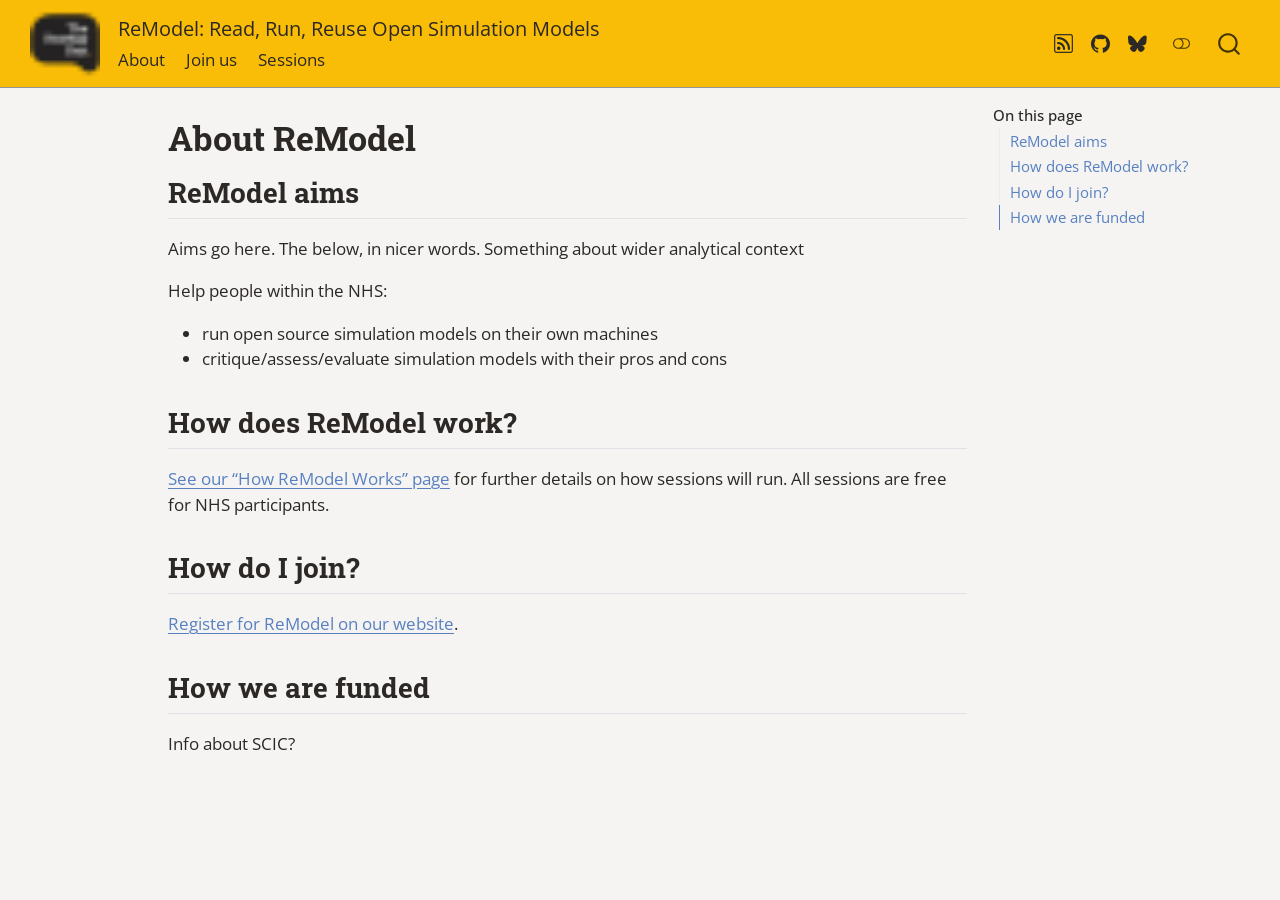
<file: about.html>
<!DOCTYPE html>
<html xmlns="http://www.w3.org/1999/xhtml" lang="en" xml:lang="en"><head>

<meta charset="utf-8">
<meta name="generator" content="quarto-1.9.38">

<meta name="viewport" content="width=device-width, initial-scale=1.0, user-scalable=yes">


<title>About ReModel – ReModel: Read, Run, Reuse Open Simulation Models</title>
<style>
/* Default styles provided by pandoc.
** See https://pandoc.org/MANUAL.html#variables-for-html for config info.
*/
code{white-space: pre-wrap;}
span.smallcaps{font-variant: small-caps;}
div.columns{display: flex; gap: min(4vw, 1.5em);}
div.column{flex: auto; overflow-x: auto;}
div.hanging-indent{margin-left: 1.5em; text-indent: -1.5em;}
ul.task-list{list-style: none;}
ul.task-list li input[type="checkbox"] {
  width: 0.8em;
  margin: 0 0.8em 0.2em -1em; /* quarto-specific, see https://github.com/quarto-dev/quarto-cli/issues/4556 */ 
  vertical-align: middle;
}
</style>


<script src="site_libs/quarto-nav/quarto-nav.js"></script>
<script src="site_libs/quarto-nav/headroom.min.js"></script>
<script src="site_libs/clipboard/clipboard.min.js"></script>
<script src="site_libs/quarto-search/autocomplete.umd.js"></script>
<script src="site_libs/quarto-search/fuse.min.js"></script>
<script src="site_libs/quarto-search/quarto-search.js"></script>
<meta name="quarto:offset" content="./">
<link href="./images/logo_black_favicon.png" rel="icon" type="image/png">
<script src="site_libs/quarto-html/quarto.js" type="module"></script>
<script src="site_libs/quarto-html/tabsets/tabsets.js" type="module"></script>
<script src="site_libs/quarto-html/popper.min.js"></script>
<script src="site_libs/quarto-html/tippy.umd.min.js"></script>
<script src="site_libs/quarto-html/anchor.min.js"></script>
<link href="site_libs/quarto-html/tippy.css" rel="stylesheet">
<link href="site_libs/quarto-html/quarto-syntax-highlighting-15634bcf2e68342d4ad2dfa704d543f6.css" rel="stylesheet" class="quarto-color-scheme" id="quarto-text-highlighting-styles">
<link href="site_libs/quarto-html/quarto-syntax-highlighting-dark-0a6b7249c26820e032cb0bd839ff02b1.css" rel="stylesheet" class="quarto-color-scheme quarto-color-alternate" id="quarto-text-highlighting-styles">
<link href="site_libs/quarto-html/quarto-syntax-highlighting-15634bcf2e68342d4ad2dfa704d543f6.css" rel="stylesheet" class="quarto-color-scheme-extra" id="quarto-text-highlighting-styles">
<script src="site_libs/bootstrap/bootstrap.min.js"></script>
<link href="site_libs/bootstrap/bootstrap-icons.css" rel="stylesheet">
<link href="site_libs/bootstrap/bootstrap-c3b43c4c31acf62bdc8e15f9b7ac4420.min.css" rel="stylesheet" append-hash="true" class="quarto-color-scheme" id="quarto-bootstrap" data-mode="light">
<link href="site_libs/bootstrap/bootstrap-dark-e4793228928cbe254e8126d6889f4ec6.min.css" rel="stylesheet" append-hash="true" class="quarto-color-scheme quarto-color-alternate" id="quarto-bootstrap" data-mode="light">
<link href="site_libs/bootstrap/bootstrap-c3b43c4c31acf62bdc8e15f9b7ac4420.min.css" rel="stylesheet" append-hash="true" class="quarto-color-scheme-extra" id="quarto-bootstrap" data-mode="light">
<script id="quarto-search-options" type="application/json">{
  "location": "navbar",
  "copy-button": false,
  "collapse-after": 3,
  "panel-placement": "end",
  "type": "overlay",
  "limit": 50,
  "keyboard-shortcut": [
    "f",
    "/",
    "s"
  ],
  "show-item-context": false,
  "language": {
    "search-no-results-text": "No results",
    "search-matching-documents-text": "matching documents",
    "search-copy-link-title": "Copy link to search",
    "search-hide-matches-text": "Hide additional matches",
    "search-more-match-text": "more match in this document",
    "search-more-matches-text": "more matches in this document",
    "search-clear-button-title": "Clear",
    "search-text-placeholder": "",
    "search-detached-cancel-button-title": "Cancel",
    "search-submit-button-title": "Submit",
    "search-label": "Search"
  }
}</script>


<link rel="stylesheet" href="_SUBrand.StyleSheet.css">
</head>

<body class="nav-fixed quarto-light"><script id="quarto-html-before-body" type="application/javascript">
    const toggleBodyColorMode = (bsSheetEl) => {
      const mode = bsSheetEl.getAttribute("data-mode");
      const bodyEl = window.document.querySelector("body");
      if (mode === "dark") {
        bodyEl.classList.add("quarto-dark");
        bodyEl.classList.remove("quarto-light");
      } else {
        bodyEl.classList.add("quarto-light");
        bodyEl.classList.remove("quarto-dark");
      }
    }
    const toggleBodyColorPrimary = () => {
      const bsSheetEl = window.document.querySelector("link#quarto-bootstrap:not([rel=disabled-stylesheet])");
      if (bsSheetEl) {
        toggleBodyColorMode(bsSheetEl);
      }
    }
    const setColorSchemeToggle = (alternate) => {
      const toggles = window.document.querySelectorAll('.quarto-color-scheme-toggle');
      for (let i=0; i < toggles.length; i++) {
        const toggle = toggles[i];
        if (toggle) {
          if (alternate) {
            toggle.classList.add("alternate");
          } else {
            toggle.classList.remove("alternate");
          }
        }
      }
    };
    const toggleColorMode = (alternate) => {
      // Switch the stylesheets
      const primaryStylesheets = window.document.querySelectorAll('link.quarto-color-scheme:not(.quarto-color-alternate)');
      const alternateStylesheets = window.document.querySelectorAll('link.quarto-color-scheme.quarto-color-alternate');
      manageTransitions('#quarto-margin-sidebar .nav-link', false);
      if (alternate) {
        // note: dark is layered on light, we don't disable primary!
        enableStylesheet(alternateStylesheets);
        for (const sheetNode of alternateStylesheets) {
          if (sheetNode.id === "quarto-bootstrap") {
            toggleBodyColorMode(sheetNode);
          }
        }
      } else {
        disableStylesheet(alternateStylesheets);
        enableStylesheet(primaryStylesheets)
        toggleBodyColorPrimary();
      }
      manageTransitions('#quarto-margin-sidebar .nav-link', true);
      // Switch the toggles
      setColorSchemeToggle(alternate)
      // Hack to workaround the fact that safari doesn't
      // properly recolor the scrollbar when toggling (#1455)
      if (navigator.userAgent.indexOf('Safari') > 0 && navigator.userAgent.indexOf('Chrome') == -1) {
        manageTransitions("body", false);
        window.scrollTo(0, 1);
        setTimeout(() => {
          window.scrollTo(0, 0);
          manageTransitions("body", true);
        }, 40);
      }
    }
    const disableStylesheet = (stylesheets) => {
      for (let i=0; i < stylesheets.length; i++) {
        const stylesheet = stylesheets[i];
        stylesheet.rel = 'disabled-stylesheet';
      }
    }
    const enableStylesheet = (stylesheets) => {
      for (let i=0; i < stylesheets.length; i++) {
        const stylesheet = stylesheets[i];
        if(stylesheet.rel !== 'stylesheet') { // for Chrome, which will still FOUC without this check
          stylesheet.rel = 'stylesheet';
        }
      }
    }
    const manageTransitions = (selector, allowTransitions) => {
      const els = window.document.querySelectorAll(selector);
      for (let i=0; i < els.length; i++) {
        const el = els[i];
        if (allowTransitions) {
          el.classList.remove('notransition');
        } else {
          el.classList.add('notransition');
        }
      }
    }
    const isFileUrl = () => {
      return window.location.protocol === 'file:';
    }
    const hasAlternateSentinel = () => {
      let styleSentinel = getColorSchemeSentinel();
      if (styleSentinel !== null) {
        return styleSentinel === "alternate";
      } else {
        return false;
      }
    }
    const setStyleSentinel = (alternate) => {
      const value = alternate ? "alternate" : "default";
      if (!isFileUrl()) {
        window.localStorage.setItem("quarto-color-scheme", value);
      } else {
        localAlternateSentinel = value;
      }
    }
    const getColorSchemeSentinel = () => {
      if (!isFileUrl()) {
        const storageValue = window.localStorage.getItem("quarto-color-scheme");
        return storageValue != null ? storageValue : localAlternateSentinel;
      } else {
        return localAlternateSentinel;
      }
    }
    const toggleGiscusIfUsed = (isAlternate, darkModeDefault) => {
      const baseTheme = document.querySelector('#giscus-base-theme')?.value ?? 'light';
      const alternateTheme = document.querySelector('#giscus-alt-theme')?.value ?? 'dark';
      let newTheme = '';
      if(authorPrefersDark) {
        newTheme = isAlternate ? baseTheme : alternateTheme;
      } else {
        newTheme = isAlternate ? alternateTheme : baseTheme;
      }
      const changeGiscusTheme = () => {
        // From: https://github.com/giscus/giscus/issues/336
        const sendMessage = (message) => {
          const iframe = document.querySelector('iframe.giscus-frame');
          if (!iframe) return;
          iframe.contentWindow.postMessage({ giscus: message }, 'https://giscus.app');
        }
        sendMessage({
          setConfig: {
            theme: newTheme
          }
        });
      }
      const isGiscussLoaded = window.document.querySelector('iframe.giscus-frame') !== null;
      if (isGiscussLoaded) {
        changeGiscusTheme();
      }
    };
    const authorPrefersDark = false;
    const darkModeDefault = authorPrefersDark;
      document.querySelector('link#quarto-text-highlighting-styles.quarto-color-scheme-extra').rel = 'disabled-stylesheet';
      document.querySelector('link#quarto-bootstrap.quarto-color-scheme-extra').rel = 'disabled-stylesheet';
    let localAlternateSentinel = darkModeDefault ? 'alternate' : 'default';
    // Dark / light mode switch
    window.quartoToggleColorScheme = () => {
      // Read the current dark / light value
      let toAlternate = !hasAlternateSentinel();
      toggleColorMode(toAlternate);
      setStyleSentinel(toAlternate);
      toggleGiscusIfUsed(toAlternate, darkModeDefault);
      window.dispatchEvent(new Event('resize'));
    };
    // Switch to dark mode if need be
    if (hasAlternateSentinel()) {
      toggleColorMode(true);
    } else {
      toggleColorMode(false);
    }
  </script>

<div id="quarto-search-results"></div>
  <header id="quarto-header" class="headroom fixed-top">
    <nav class="navbar navbar-expand-lg " data-bs-theme="dark">
      <div class="navbar-container container-fluid">
      <div class="navbar-brand-container mx-auto">
    <a href="./index.html" class="navbar-brand navbar-brand-logo">
    <img src="./images/logo_black_favicon.png" alt="" class="navbar-logo light-content">
    <img src="./images/logo_black_favicon.png" alt="" class="navbar-logo dark-content">
    </a>
    <a class="navbar-brand" href="./index.html">
    <span class="navbar-title">ReModel: Read, Run, Reuse Open Simulation Models</span>
    </a>
  </div>
            <div id="quarto-search" class="" title="Search"></div>
          <button class="navbar-toggler" type="button" data-bs-toggle="collapse" data-bs-target="#navbarCollapse" aria-controls="navbarCollapse" role="menu" aria-expanded="false" aria-label="Toggle navigation" onclick="if (window.quartoToggleHeadroom) { window.quartoToggleHeadroom(); }">
  <span class="navbar-toggler-icon"></span>
</button>
          <div class="collapse navbar-collapse" id="navbarCollapse">
            <ul class="navbar-nav navbar-nav-scroll me-auto">
  <li class="nav-item">
    <a class="nav-link active" href="./about.html" aria-current="page"> 
<span class="menu-text">About</span></a>
  </li>  
  <li class="nav-item">
    <a class="nav-link" href="./join-us/index.html"> 
<span class="menu-text">Join us</span></a>
  </li>  
  <li class="nav-item">
    <a class="nav-link" href="./sessions/index.html"> 
<span class="menu-text">Sessions</span></a>
  </li>  
</ul>
            <ul class="navbar-nav navbar-nav-scroll ms-auto">
  <li class="nav-item compact">
    <a class="nav-link" href="./sessions/index.xml"> <i class="bi bi-rss" role="img">
</i> 
<span class="menu-text"></span></a>
  </li>  
  <li class="nav-item compact">
    <a class="nav-link" href="https://github.com/The-Strategy-Unit"> <i class="bi bi-github" role="img">
</i> 
<span class="menu-text"></span></a>
  </li>  
  <li class="nav-item compact">
    <a class="nav-link" href="https://bsky.app/profile/strategyunit.bsky.social"> <i class="bi bi-bluesky" role="img">
</i> 
<span class="menu-text"></span></a>
  </li>  
</ul>
          </div> <!-- /navcollapse -->
            <div class="quarto-navbar-tools">
  <a href="" class="quarto-color-scheme-toggle quarto-navigation-tool  px-1" onclick="window.quartoToggleColorScheme(); return false;" title="Toggle dark mode"><i class="bi"></i></a>
</div>
      </div> <!-- /container-fluid -->
    </nav>
</header>
<!-- content -->
<div id="quarto-content" class="quarto-container page-columns page-rows-contents page-layout-article page-navbar">
<!-- sidebar -->
<!-- margin-sidebar -->
    <div id="quarto-margin-sidebar" class="sidebar margin-sidebar">
        <nav id="TOC" role="doc-toc" class="toc-active">
    <h2 id="toc-title">On this page</h2>
   
  <ul>
  <li><a href="#remodel-aims" id="toc-remodel-aims" class="nav-link active" data-scroll-target="#remodel-aims">ReModel aims</a></li>
  <li><a href="#how-does-remodel-work" id="toc-how-does-remodel-work" class="nav-link" data-scroll-target="#how-does-remodel-work">How does ReModel work?</a></li>
  <li><a href="#how-do-i-join" id="toc-how-do-i-join" class="nav-link" data-scroll-target="#how-do-i-join">How do I join?</a></li>
  <li><a href="#how-we-are-funded" id="toc-how-we-are-funded" class="nav-link" data-scroll-target="#how-we-are-funded">How we are funded</a></li>
  </ul>
</nav>
    </div>
<!-- main -->
<main class="content" id="quarto-document-content">


<header id="title-block-header" class="quarto-title-block default">
<div class="quarto-title">
<h1 class="title">About ReModel</h1>
</div>



<div class="quarto-title-meta">

    
  
    
  </div>
  


</header>


<section id="remodel-aims" class="level2">
<h2 class="anchored" data-anchor-id="remodel-aims">ReModel aims</h2>
<p>Aims go here. The below, in nicer words. Something about wider analytical context</p>
<p>Help people within the NHS:</p>
<ul>
<li>run open source simulation models on their own machines</li>
<li>critique/assess/evaluate simulation models with their pros and cons</li>
</ul>
</section>
<section id="how-does-remodel-work" class="level2">
<h2 class="anchored" data-anchor-id="how-does-remodel-work">How does ReModel work?</h2>
<p><a href="./join-us/how-remodel-works.html">See our “How ReModel Works” page</a> for further details on how sessions will run. All sessions are free for NHS participants.</p>
</section>
<section id="how-do-i-join" class="level2">
<h2 class="anchored" data-anchor-id="how-do-i-join">How do I join?</h2>
<p><a href="./join-us/index.html">Register for ReModel on our website</a>.</p>
</section>
<section id="how-we-are-funded" class="level2">
<h2 class="anchored" data-anchor-id="how-we-are-funded">How we are funded</h2>
<p>Info about SCIC?</p>


</section>

</main> <!-- /main -->
<script id="quarto-html-after-body" type="application/javascript">
  window.document.addEventListener("DOMContentLoaded", function (event) {
    // Ensure there is a toggle, if there isn't float one in the top right
    if (window.document.querySelector('.quarto-color-scheme-toggle') === null) {
      const a = window.document.createElement('a');
      a.classList.add('top-right');
      a.classList.add('quarto-color-scheme-toggle');
      a.href = "";
      a.onclick = function() { try { window.quartoToggleColorScheme(); } catch {} return false; };
      const i = window.document.createElement("i");
      i.classList.add('bi');
      a.appendChild(i);
      window.document.body.appendChild(a);
    }
    setColorSchemeToggle(hasAlternateSentinel())
    const icon = "";
    const anchorJS = new window.AnchorJS();
    anchorJS.options = {
      placement: 'right',
      icon: icon
    };
    anchorJS.add('.anchored');
    const isCodeAnnotation = (el) => {
      for (const clz of el.classList) {
        if (clz.startsWith('code-annotation-')) {                     
          return true;
        }
      }
      return false;
    }
    const onCopySuccess = function(e) {
      // button target
      const button = e.trigger;
      // don't keep focus
      button.blur();
      // flash "checked"
      button.classList.add('code-copy-button-checked');
      var currentTitle = button.getAttribute("title");
      button.setAttribute("title", "Copied!");
      let tooltip;
      if (window.bootstrap) {
        button.setAttribute("data-bs-toggle", "tooltip");
        button.setAttribute("data-bs-placement", "left");
        button.setAttribute("data-bs-title", "Copied!");
        tooltip = new bootstrap.Tooltip(button, 
          { trigger: "manual", 
            customClass: "code-copy-button-tooltip",
            offset: [0, -8]});
        tooltip.show();    
      }
      setTimeout(function() {
        if (tooltip) {
          tooltip.hide();
          button.removeAttribute("data-bs-title");
          button.removeAttribute("data-bs-toggle");
          button.removeAttribute("data-bs-placement");
        }
        button.setAttribute("title", currentTitle);
        button.classList.remove('code-copy-button-checked');
      }, 1000);
      // clear code selection
      e.clearSelection();
    }
    const getTextToCopy = function(trigger) {
      const outerScaffold = trigger.parentElement.cloneNode(true);
      const codeEl = outerScaffold.querySelector('code');
      for (const childEl of codeEl.children) {
        if (isCodeAnnotation(childEl)) {
          childEl.remove();
        }
      }
      return codeEl.innerText;
    }
    const clipboard = new window.ClipboardJS('.code-copy-button:not([data-in-quarto-modal])', {
      text: getTextToCopy
    });
    clipboard.on('success', onCopySuccess);
    if (window.document.getElementById('quarto-embedded-source-code-modal')) {
      const clipboardModal = new window.ClipboardJS('.code-copy-button[data-in-quarto-modal]', {
        text: getTextToCopy,
        container: window.document.getElementById('quarto-embedded-source-code-modal')
      });
      clipboardModal.on('success', onCopySuccess);
    }
      var localhostRegex = new RegExp(/^(?:http|https):\/\/localhost\:?[0-9]*\//);
      var mailtoRegex = new RegExp(/^mailto:/);
        var filterRegex = new RegExp("https:\/\/the-strategy-unit\.github\.io\/ReModel-docs\/");
      var isInternal = (href) => {
          return filterRegex.test(href) || localhostRegex.test(href) || mailtoRegex.test(href);
      }
      // Inspect non-navigation links and adorn them if external
     var links = window.document.querySelectorAll('a[href]:not(.nav-link):not(.navbar-brand):not(.toc-action):not(.sidebar-link):not(.sidebar-item-toggle):not(.pagination-link):not(.no-external):not([aria-hidden]):not(.dropdown-item):not(.quarto-navigation-tool):not(.about-link)');
      for (var i=0; i<links.length; i++) {
        const link = links[i];
        if (!isInternal(link.href)) {
          // undo the damage that might have been done by quarto-nav.js in the case of
          // links that we want to consider external
          if (link.dataset.originalHref !== undefined) {
            link.href = link.dataset.originalHref;
          }
        }
      }
    function tippyHover(el, contentFn, onTriggerFn, onUntriggerFn) {
      const config = {
        allowHTML: true,
        maxWidth: 500,
        delay: 100,
        arrow: false,
        appendTo: function(el) {
            return el.parentElement;
        },
        interactive: true,
        interactiveBorder: 10,
        theme: 'quarto',
        placement: 'bottom-start',
      };
      if (contentFn) {
        config.content = contentFn;
      }
      if (onTriggerFn) {
        config.onTrigger = onTriggerFn;
      }
      if (onUntriggerFn) {
        config.onUntrigger = onUntriggerFn;
      }
      window.tippy(el, config); 
    }
    const noterefs = window.document.querySelectorAll('a[role="doc-noteref"]');
    for (var i=0; i<noterefs.length; i++) {
      const ref = noterefs[i];
      tippyHover(ref, function() {
        // use id or data attribute instead here
        let href = ref.getAttribute('data-footnote-href') || ref.getAttribute('href');
        try { href = new URL(href).hash; } catch {}
        const id = href.replace(/^#\/?/, "");
        const note = window.document.getElementById(id);
        if (note) {
          return note.innerHTML;
        } else {
          return "";
        }
      });
    }
    const xrefs = window.document.querySelectorAll('a.quarto-xref');
    const processXRef = (id, note) => {
      // Strip column container classes
      const stripColumnClz = (el) => {
        el.classList.remove("page-full", "page-columns");
        if (el.children) {
          for (const child of el.children) {
            stripColumnClz(child);
          }
        }
      }
      stripColumnClz(note)
      if (id === null || id.startsWith('sec-')) {
        // Special case sections, only their first couple elements
        const container = document.createElement("div");
        if (note.children && note.children.length > 2) {
          container.appendChild(note.children[0].cloneNode(true));
          for (let i = 1; i < note.children.length; i++) {
            const child = note.children[i];
            if (child.tagName === "P" && child.innerText === "") {
              continue;
            } else {
              container.appendChild(child.cloneNode(true));
              break;
            }
          }
          if (window.Quarto?.typesetMath) {
            window.Quarto.typesetMath(container);
          }
          return container.innerHTML
        } else {
          if (window.Quarto?.typesetMath) {
            window.Quarto.typesetMath(note);
          }
          return note.innerHTML;
        }
      } else {
        // Remove any anchor links if they are present
        const anchorLink = note.querySelector('a.anchorjs-link');
        if (anchorLink) {
          anchorLink.remove();
        }
        if (window.Quarto?.typesetMath) {
          window.Quarto.typesetMath(note);
        }
        if (note.classList.contains("callout")) {
          return note.outerHTML;
        } else {
          return note.innerHTML;
        }
      }
    }
    for (var i=0; i<xrefs.length; i++) {
      const xref = xrefs[i];
      tippyHover(xref, undefined, function(instance) {
        instance.disable();
        let url = xref.getAttribute('href');
        let hash = undefined; 
        if (url.startsWith('#')) {
          hash = url;
        } else {
          try { hash = new URL(url).hash; } catch {}
        }
        if (hash) {
          const id = hash.replace(/^#\/?/, "");
          const note = window.document.getElementById(id);
          if (note !== null) {
            try {
              const html = processXRef(id, note.cloneNode(true));
              instance.setContent(html);
            } finally {
              instance.enable();
              instance.show();
            }
          } else {
            // See if we can fetch this
            fetch(url.split('#')[0])
            .then(res => res.text())
            .then(html => {
              const parser = new DOMParser();
              const htmlDoc = parser.parseFromString(html, "text/html");
              const note = htmlDoc.getElementById(id);
              if (note !== null) {
                const html = processXRef(id, note);
                instance.setContent(html);
              } 
            }).finally(() => {
              instance.enable();
              instance.show();
            });
          }
        } else {
          // See if we can fetch a full url (with no hash to target)
          // This is a special case and we should probably do some content thinning / targeting
          fetch(url)
          .then(res => res.text())
          .then(html => {
            const parser = new DOMParser();
            const htmlDoc = parser.parseFromString(html, "text/html");
            const note = htmlDoc.querySelector('main.content');
            if (note !== null) {
              // This should only happen for chapter cross references
              // (since there is no id in the URL)
              // remove the first header
              if (note.children.length > 0 && note.children[0].tagName === "HEADER") {
                note.children[0].remove();
              }
              const html = processXRef(null, note);
              instance.setContent(html);
            } 
          }).finally(() => {
            instance.enable();
            instance.show();
          });
        }
      }, function(instance) {
      });
    }
        let selectedAnnoteEl;
        const selectorForAnnotation = ( cell, annotation) => {
          let cellAttr = 'data-code-cell="' + cell + '"';
          let lineAttr = 'data-code-annotation="' +  annotation + '"';
          const selector = 'span[' + cellAttr + '][' + lineAttr + ']';
          return selector;
        }
        const selectCodeLines = (annoteEl) => {
          const doc = window.document;
          const targetCell = annoteEl.getAttribute("data-target-cell");
          const targetAnnotation = annoteEl.getAttribute("data-target-annotation");
          const annoteSpan = window.document.querySelector(selectorForAnnotation(targetCell, targetAnnotation));
          const lines = annoteSpan.getAttribute("data-code-lines").split(",");
          const lineIds = lines.map((line) => {
            return targetCell + "-" + line;
          })
          let top = null;
          let height = null;
          let parent = null;
          if (lineIds.length > 0) {
              //compute the position of the single el (top and bottom and make a div)
              const el = window.document.getElementById(lineIds[0]);
              top = el.offsetTop;
              height = el.offsetHeight;
              parent = el.parentElement.parentElement;
            if (lineIds.length > 1) {
              const lastEl = window.document.getElementById(lineIds[lineIds.length - 1]);
              const bottom = lastEl.offsetTop + lastEl.offsetHeight;
              height = bottom - top;
            }
            if (top !== null && height !== null && parent !== null) {
              // cook up a div (if necessary) and position it 
              let div = window.document.getElementById("code-annotation-line-highlight");
              if (div === null) {
                div = window.document.createElement("div");
                div.setAttribute("id", "code-annotation-line-highlight");
                div.style.position = 'absolute';
                parent.appendChild(div);
              }
              div.style.top = top - 2 + "px";
              div.style.height = height + 4 + "px";
              div.style.left = 0;
              let gutterDiv = window.document.getElementById("code-annotation-line-highlight-gutter");
              if (gutterDiv === null) {
                gutterDiv = window.document.createElement("div");
                gutterDiv.setAttribute("id", "code-annotation-line-highlight-gutter");
                gutterDiv.style.position = 'absolute';
                const codeCell = window.document.getElementById(targetCell);
                const gutter = codeCell.querySelector('.code-annotation-gutter');
                gutter.appendChild(gutterDiv);
              }
              gutterDiv.style.top = top - 2 + "px";
              gutterDiv.style.height = height + 4 + "px";
            }
            selectedAnnoteEl = annoteEl;
          }
        };
        const unselectCodeLines = () => {
          const elementsIds = ["code-annotation-line-highlight", "code-annotation-line-highlight-gutter"];
          elementsIds.forEach((elId) => {
            const div = window.document.getElementById(elId);
            if (div) {
              div.remove();
            }
          });
          selectedAnnoteEl = undefined;
        };
          // Handle positioning of the toggle
      window.addEventListener(
        "resize",
        throttle(() => {
          elRect = undefined;
          if (selectedAnnoteEl) {
            selectCodeLines(selectedAnnoteEl);
          }
        }, 10)
      );
      function throttle(fn, ms) {
      let throttle = false;
      let timer;
        return (...args) => {
          if(!throttle) { // first call gets through
              fn.apply(this, args);
              throttle = true;
          } else { // all the others get throttled
              if(timer) clearTimeout(timer); // cancel #2
              timer = setTimeout(() => {
                fn.apply(this, args);
                timer = throttle = false;
              }, ms);
          }
        };
      }
        // Attach click handler to the DT
        const annoteDls = window.document.querySelectorAll('dt[data-target-cell]');
        for (const annoteDlNode of annoteDls) {
          annoteDlNode.addEventListener('click', (event) => {
            const clickedEl = event.target;
            if (clickedEl !== selectedAnnoteEl) {
              unselectCodeLines();
              const activeEl = window.document.querySelector('dt[data-target-cell].code-annotation-active');
              if (activeEl) {
                activeEl.classList.remove('code-annotation-active');
              }
              selectCodeLines(clickedEl);
              clickedEl.classList.add('code-annotation-active');
            } else {
              // Unselect the line
              unselectCodeLines();
              clickedEl.classList.remove('code-annotation-active');
            }
          });
        }
    const findCites = (el) => {
      const parentEl = el.parentElement;
      if (parentEl) {
        const cites = parentEl.dataset.cites;
        if (cites) {
          return {
            el,
            cites: cites.split(' ')
          };
        } else {
          return findCites(el.parentElement)
        }
      } else {
        return undefined;
      }
    };
    var bibliorefs = window.document.querySelectorAll('a[role="doc-biblioref"]');
    for (var i=0; i<bibliorefs.length; i++) {
      const ref = bibliorefs[i];
      const citeInfo = findCites(ref);
      if (citeInfo) {
        tippyHover(citeInfo.el, function() {
          var popup = window.document.createElement('div');
          citeInfo.cites.forEach(function(cite) {
            var citeDiv = window.document.createElement('div');
            citeDiv.classList.add('hanging-indent');
            citeDiv.classList.add('csl-entry');
            var biblioDiv = window.document.getElementById('ref-' + cite);
            if (biblioDiv) {
              citeDiv.innerHTML = biblioDiv.innerHTML;
            }
            popup.appendChild(citeDiv);
          });
          return popup.innerHTML;
        });
      }
    }
  });
  </script>
</div> <!-- /content -->




</body></html>
</file>
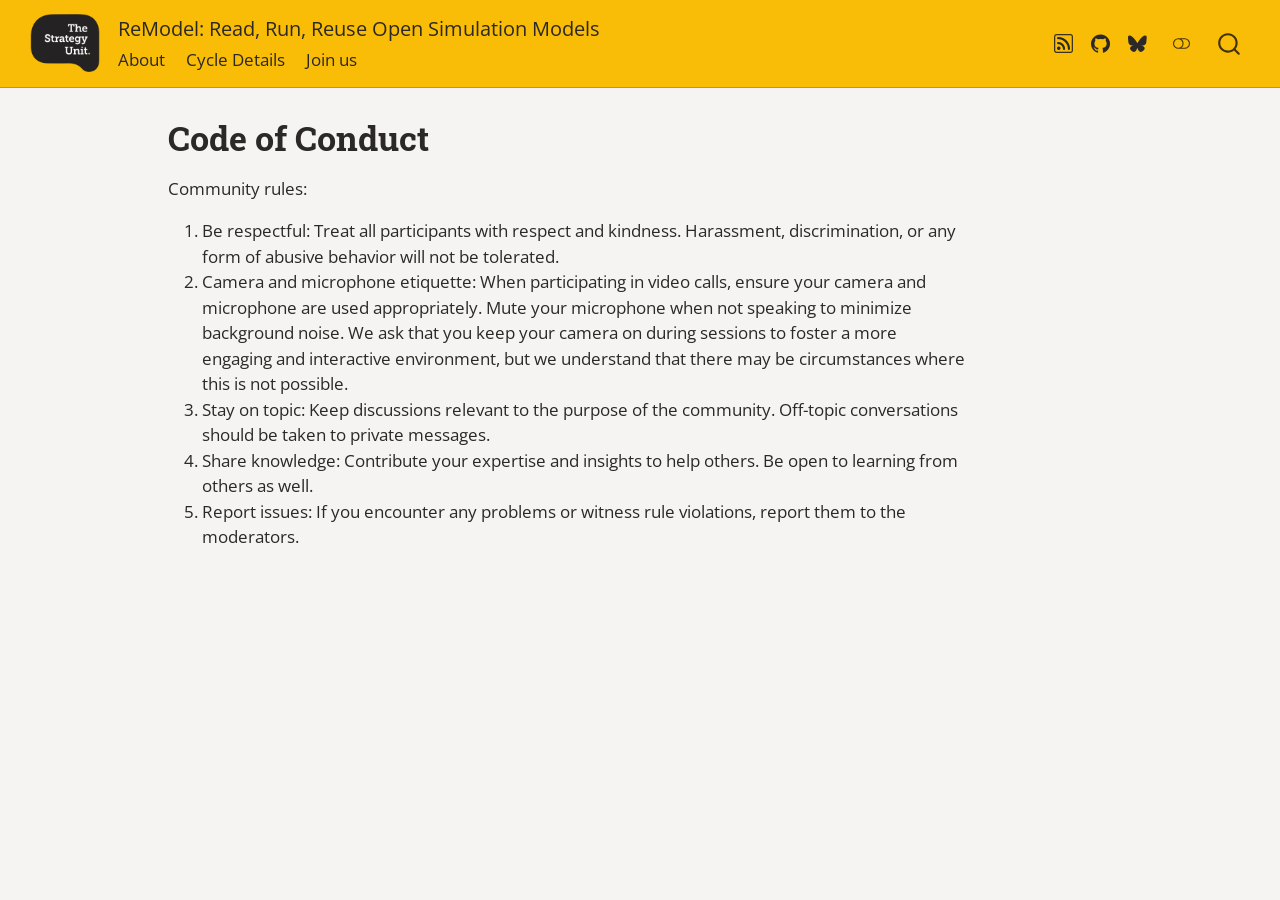
<file: join-us/code-of-conduct.html>
<!DOCTYPE html>
<html xmlns="http://www.w3.org/1999/xhtml" lang="en" xml:lang="en"><head>

<meta charset="utf-8">
<meta name="generator" content="quarto-1.10.20">

<meta name="viewport" content="width=device-width, initial-scale=1.0, user-scalable=yes">


<title>Code of Conduct – ReModel: Read, Run, Reuse Open Simulation Models</title>
<style>
/* Default styles provided by pandoc.
** See https://pandoc.org/MANUAL.html#variables-for-html for config info.
*/
span.smallcaps{font-variant: small-caps;}
div.columns{display: flex; gap: 1.5em;}
div.column{flex: auto;}
@media screen {
div.columns{gap: min(4vw, 1.5em);}
div.column{overflow-x: auto;}
}
div.hanging-indent{margin-left: 1.5em; text-indent: -1.5em;}
ul.task-list{list-style: none;}
ul.task-list li input[type="checkbox"] {
  width: 0.8em;
  margin: 0 0.8em 0.2em -1em; /* quarto-specific, see https://github.com/quarto-dev/quarto-cli/issues/4556 */ 
  vertical-align: middle;
}
</style>


<script src="../site_libs/quarto-nav/quarto-nav.js"></script>
<script src="../site_libs/quarto-nav/headroom.min.js"></script>
<script src="../site_libs/clipboard/clipboard.min.js"></script>
<script src="../site_libs/quarto-search/autocomplete.umd.js"></script>
<script src="../site_libs/quarto-search/fuse.min.js"></script>
<script src="../site_libs/quarto-search/quarto-search.js"></script>
<meta name="quarto:offset" content="../">
<link href="../images/logo_black_medium.png" rel="icon" type="image/png">
<script src="../site_libs/quarto-html/quarto.js" type="module"></script>
<script src="../site_libs/quarto-html/tabsets/tabsets.js" type="module"></script>
<script src="../site_libs/quarto-html/popper.min.js"></script>
<script src="../site_libs/quarto-html/tippy.umd.min.js"></script>
<script src="../site_libs/quarto-html/anchor.min.js"></script>
<link href="../site_libs/quarto-html/tippy.css" rel="stylesheet">
<link href="../site_libs/quarto-html/quarto-syntax-highlighting-17888a1159294d3eb470f19f6f52f5a5.css" rel="stylesheet" class="quarto-color-scheme" id="quarto-text-highlighting-styles">
<link href="../site_libs/quarto-html/quarto-syntax-highlighting-dark-0ae969d3293726db143f6e9eb89af930.css" rel="stylesheet" class="quarto-color-scheme quarto-color-alternate" id="quarto-text-highlighting-styles">
<link href="../site_libs/quarto-html/quarto-syntax-highlighting-17888a1159294d3eb470f19f6f52f5a5.css" rel="stylesheet" class="quarto-color-scheme-extra" id="quarto-text-highlighting-styles">
<script src="../site_libs/bootstrap/bootstrap.min.js"></script>
<link href="../site_libs/bootstrap/bootstrap-icons.css" rel="stylesheet">
<link href="../site_libs/bootstrap/bootstrap-c104b25e6d04f919b95708563da324a3.min.css" rel="stylesheet" append-hash="true" class="quarto-color-scheme" id="quarto-bootstrap" data-mode="light">
<link href="../site_libs/bootstrap/bootstrap-dark-5fd4895ea0b8c004a115d9d2eeafd0e5.min.css" rel="stylesheet" append-hash="true" class="quarto-color-scheme quarto-color-alternate" id="quarto-bootstrap" data-mode="dark">
<link href="../site_libs/bootstrap/bootstrap-c104b25e6d04f919b95708563da324a3.min.css" rel="stylesheet" append-hash="true" class="quarto-color-scheme-extra" id="quarto-bootstrap" data-mode="light">
<script id="quarto-search-options" type="application/json">{
  "location": "navbar",
  "copy-button": false,
  "collapse-after": 3,
  "panel-placement": "end",
  "type": "overlay",
  "limit": 50,
  "keyboard-shortcut": [
    "f",
    "/",
    "s"
  ],
  "show-item-context": false,
  "language": {
    "search-no-results-text": "No results",
    "search-matching-documents-text": "matching documents",
    "search-copy-link-title": "Copy link to search",
    "search-hide-matches-text": "Hide additional matches",
    "search-more-match-text": "more match in this document",
    "search-more-matches-text": "more matches in this document",
    "search-clear-button-title": "Clear",
    "search-text-placeholder": "",
    "search-detached-cancel-button-title": "Cancel",
    "search-submit-button-title": "Submit",
    "search-label": "Search"
  }
}</script>


<link rel="stylesheet" href="../_SUBrand.StyleSheet.css">
<link rel="stylesheet" href="../_listing.css">
</head>

<body class="nav-fixed quarto-light"><script id="quarto-html-before-body" type="application/javascript">
    const toggleBodyColorMode = (bsSheetEl) => {
      const mode = bsSheetEl.getAttribute("data-mode");
      const bodyEl = window.document.querySelector("body");
      if (mode === "dark") {
        bodyEl.classList.add("quarto-dark");
        bodyEl.classList.remove("quarto-light");
      } else {
        bodyEl.classList.add("quarto-light");
        bodyEl.classList.remove("quarto-dark");
      }
    }
    const toggleBodyColorPrimary = () => {
      const bsSheetEl = window.document.querySelector("link#quarto-bootstrap:not([rel=disabled-stylesheet])");
      if (bsSheetEl) {
        toggleBodyColorMode(bsSheetEl);
      }
    }
    const setColorSchemeToggle = (alternate) => {
      const toggles = window.document.querySelectorAll('.quarto-color-scheme-toggle');
      for (let i=0; i < toggles.length; i++) {
        const toggle = toggles[i];
        if (toggle) {
          if (alternate) {
            toggle.classList.add("alternate");
          } else {
            toggle.classList.remove("alternate");
          }
        }
      }
    };
    const toggleColorMode = (alternate) => {
      // Switch the stylesheets
      const primaryStylesheets = window.document.querySelectorAll('link.quarto-color-scheme:not(.quarto-color-alternate)');
      const alternateStylesheets = window.document.querySelectorAll('link.quarto-color-scheme.quarto-color-alternate');
      manageTransitions('#quarto-margin-sidebar .nav-link', false);
      if (alternate) {
        // note: dark is layered on light, we don't disable primary!
        enableStylesheet(alternateStylesheets);
        for (const sheetNode of alternateStylesheets) {
          if (sheetNode.id === "quarto-bootstrap") {
            toggleBodyColorMode(sheetNode);
          }
        }
      } else {
        disableStylesheet(alternateStylesheets);
        enableStylesheet(primaryStylesheets)
        toggleBodyColorPrimary();
      }
      manageTransitions('#quarto-margin-sidebar .nav-link', true);
      // Switch the toggles
      setColorSchemeToggle(alternate)
      // Hack to workaround the fact that safari doesn't
      // properly recolor the scrollbar when toggling (#1455)
      if (navigator.userAgent.indexOf('Safari') > 0 && navigator.userAgent.indexOf('Chrome') == -1) {
        manageTransitions("body", false);
        window.scrollTo(0, 1);
        setTimeout(() => {
          window.scrollTo(0, 0);
          manageTransitions("body", true);
        }, 40);
      }
    }
    const disableStylesheet = (stylesheets) => {
      for (let i=0; i < stylesheets.length; i++) {
        const stylesheet = stylesheets[i];
        stylesheet.rel = 'disabled-stylesheet';
      }
    }
    const enableStylesheet = (stylesheets) => {
      for (let i=0; i < stylesheets.length; i++) {
        const stylesheet = stylesheets[i];
        if(stylesheet.rel !== 'stylesheet') { // for Chrome, which will still FOUC without this check
          stylesheet.rel = 'stylesheet';
        }
      }
    }
    const manageTransitions = (selector, allowTransitions) => {
      const els = window.document.querySelectorAll(selector);
      for (let i=0; i < els.length; i++) {
        const el = els[i];
        if (allowTransitions) {
          el.classList.remove('notransition');
        } else {
          el.classList.add('notransition');
        }
      }
    }
    const isFileUrl = () => {
      return window.location.protocol === 'file:';
    }
    const hasAlternateSentinel = () => {
      let styleSentinel = getColorSchemeSentinel();
      if (styleSentinel !== null) {
        return styleSentinel === "alternate";
      } else {
        return false;
      }
    }
    const setStyleSentinel = (alternate) => {
      const value = alternate ? "alternate" : "default";
      if (!isFileUrl()) {
        window.localStorage.setItem("quarto-color-scheme", value);
      } else {
        localAlternateSentinel = value;
      }
    }
    const getColorSchemeSentinel = () => {
      if (!isFileUrl()) {
        const storageValue = window.localStorage.getItem("quarto-color-scheme");
        return storageValue != null ? storageValue : localAlternateSentinel;
      } else {
        return localAlternateSentinel;
      }
    }
    const toggleGiscusIfUsed = (isAlternate, darkModeDefault) => {
      const baseTheme = document.querySelector('#giscus-base-theme')?.value ?? 'light';
      const alternateTheme = document.querySelector('#giscus-alt-theme')?.value ?? 'dark';
      let newTheme = '';
      if(authorPrefersDark) {
        newTheme = isAlternate ? baseTheme : alternateTheme;
      } else {
        newTheme = isAlternate ? alternateTheme : baseTheme;
      }
      const changeGiscusTheme = () => {
        // From: https://github.com/giscus/giscus/issues/336
        const sendMessage = (message) => {
          const iframe = document.querySelector('iframe.giscus-frame');
          if (!iframe) return;
          iframe.contentWindow.postMessage({ giscus: message }, 'https://giscus.app');
        }
        sendMessage({
          setConfig: {
            theme: newTheme
          }
        });
      }
      const isGiscussLoaded = window.document.querySelector('iframe.giscus-frame') !== null;
      if (isGiscussLoaded) {
        changeGiscusTheme();
      }
    };
    const authorPrefersDark = false;
    const darkModeDefault = authorPrefersDark;
      document.querySelector('link#quarto-text-highlighting-styles.quarto-color-scheme-extra').rel = 'disabled-stylesheet';
      document.querySelector('link#quarto-bootstrap.quarto-color-scheme-extra').rel = 'disabled-stylesheet';
    let localAlternateSentinel = darkModeDefault ? 'alternate' : 'default';
    // Dark / light mode switch
    window.quartoToggleColorScheme = () => {
      // Read the current dark / light value
      let toAlternate = !hasAlternateSentinel();
      toggleColorMode(toAlternate);
      setStyleSentinel(toAlternate);
      toggleGiscusIfUsed(toAlternate, darkModeDefault);
      window.dispatchEvent(new Event('resize'));
    };
    // Switch to dark mode if need be
    if (hasAlternateSentinel()) {
      toggleColorMode(true);
    } else {
      toggleColorMode(false);
    }
  </script>

<div id="quarto-search-results"></div>
  <header id="quarto-header" class="headroom fixed-top">
    <nav class="navbar navbar-expand-lg " data-bs-theme="dark">
      <div class="navbar-container container-fluid">
      <div class="navbar-brand-container mx-auto">
    <a href="../index.html" class="navbar-brand navbar-brand-logo">
    <img src="../images/logo_black_medium.png" alt="" class="navbar-logo light-content">
    <img src="../images/logo_yellow_medium.png" alt="" class="navbar-logo dark-content">
    </a>
    <a class="navbar-brand" href="../index.html">
    <span class="navbar-title">ReModel: Read, Run, Reuse Open Simulation Models</span>
    </a>
  </div>
            <div id="quarto-search" class="" title="Search"></div>
          <button class="navbar-toggler" type="button" data-bs-toggle="collapse" data-bs-target="#navbarCollapse" aria-controls="navbarCollapse" role="menu" aria-expanded="false" aria-label="Toggle navigation" onclick="if (window.quartoToggleHeadroom) { window.quartoToggleHeadroom(); }">
  <span class="navbar-toggler-icon"></span>
</button>
          <div class="collapse navbar-collapse" id="navbarCollapse">
            <ul class="navbar-nav navbar-nav-scroll me-auto">
  <li class="nav-item">
    <a class="nav-link" href="../index.html"> 
<span class="menu-text">About</span></a>
  </li>  
  <li class="nav-item">
    <a class="nav-link" href="../sessions/index.html"> 
<span class="menu-text">Cycle Details</span></a>
  </li>  
  <li class="nav-item">
    <a class="nav-link" href="../join-us/index.html"> 
<span class="menu-text">Join us</span></a>
  </li>  
</ul>
            <ul class="navbar-nav navbar-nav-scroll ms-auto">
  <li class="nav-item compact">
    <a class="nav-link" href="../sessions/index.xml"> <i class="bi bi-rss" role="img">
</i> 
<span class="menu-text"></span></a>
  </li>  
  <li class="nav-item compact">
    <a class="nav-link" href="https://github.com/The-Strategy-Unit"> <i class="bi bi-github" role="img">
</i> 
<span class="menu-text"></span></a>
  </li>  
  <li class="nav-item compact">
    <a class="nav-link" href="https://bsky.app/profile/strategyunit.bsky.social"> <i class="bi bi-bluesky" role="img">
</i> 
<span class="menu-text"></span></a>
  </li>  
</ul>
          </div> <!-- /navcollapse -->
            <div class="quarto-navbar-tools">
  <a href="" class="quarto-color-scheme-toggle quarto-navigation-tool  px-1" onclick="window.quartoToggleColorScheme(); return false;" title="Toggle dark mode"><i class="bi"></i></a>
</div>
      </div> <!-- /container-fluid -->
    </nav>
</header>
<!-- content -->
<div id="quarto-content" class="quarto-container page-columns page-rows-contents page-layout-article page-navbar">
<!-- sidebar -->
<!-- margin-sidebar -->
    <div id="quarto-margin-sidebar" class="sidebar margin-sidebar zindex-bottom">
        
    </div>
<!-- main -->
<main class="content" id="quarto-document-content">


<header id="title-block-header" class="quarto-title-block default">
<div class="quarto-title">
<h1 class="title">Code of Conduct</h1>
</div>



<div class="quarto-title-meta">

    
  
    
  </div>
  


</header>


<p>Community rules:</p>
<ol type="1">
<li>Be respectful: Treat all participants with respect and kindness. Harassment, discrimination, or any form of abusive behavior will not be tolerated.</li>
<li>Camera and microphone etiquette: When participating in video calls, ensure your camera and microphone are used appropriately. Mute your microphone when not speaking to minimize background noise. We ask that you keep your camera on during sessions to foster a more engaging and interactive environment, but we understand that there may be circumstances where this is not possible.</li>
<li>Stay on topic: Keep discussions relevant to the purpose of the community. Off-topic conversations should be taken to private messages.</li>
<li>Share knowledge: Contribute your expertise and insights to help others. Be open to learning from others as well.</li>
<li>Report issues: If you encounter any problems or witness rule violations, report them to the moderators.</li>
</ol>



</main> <!-- /main -->
<script id="quarto-html-after-body" type="application/javascript">
  window.document.addEventListener("DOMContentLoaded", function (event) {
    // Ensure there is a toggle, if there isn't float one in the top right
    if (window.document.querySelector('.quarto-color-scheme-toggle') === null) {
      const a = window.document.createElement('a');
      a.classList.add('top-right');
      a.classList.add('quarto-color-scheme-toggle');
      a.href = "";
      a.onclick = function() { try { window.quartoToggleColorScheme(); } catch {} return false; };
      const i = window.document.createElement("i");
      i.classList.add('bi');
      a.appendChild(i);
      window.document.body.appendChild(a);
    }
    setColorSchemeToggle(hasAlternateSentinel())
    const icon = "";
    const anchorJS = new window.AnchorJS();
    anchorJS.options = {
      placement: 'right',
      icon: icon
    };
    anchorJS.add('.anchored');
    const isCodeAnnotation = (el) => {
      for (const clz of el.classList) {
        if (clz.startsWith('code-annotation-')) {                     
          return true;
        }
      }
      return false;
    }
    const onCopySuccess = function(e) {
      // button target
      const button = e.trigger;
      // don't keep focus
      button.blur();
      // flash "checked"
      button.classList.add('code-copy-button-checked');
      var currentTitle = button.getAttribute("title");
      button.setAttribute("title", "Copied!");
      let tooltip;
      if (window.bootstrap) {
        button.setAttribute("data-bs-toggle", "tooltip");
        button.setAttribute("data-bs-placement", "left");
        button.setAttribute("data-bs-title", "Copied!");
        tooltip = new bootstrap.Tooltip(button, 
          { trigger: "manual", 
            customClass: "code-copy-button-tooltip",
            offset: [0, -8]});
        tooltip.show();    
      }
      setTimeout(function() {
        if (tooltip) {
          tooltip.hide();
          button.removeAttribute("data-bs-title");
          button.removeAttribute("data-bs-toggle");
          button.removeAttribute("data-bs-placement");
        }
        button.setAttribute("title", currentTitle);
        button.classList.remove('code-copy-button-checked');
      }, 1000);
      // clear code selection
      e.clearSelection();
    }
    const getTextToCopy = function(trigger) {
      const outerScaffold = trigger.parentElement.cloneNode(true);
      const codeEl = outerScaffold.querySelector('code');
      for (const childEl of codeEl.children) {
        if (isCodeAnnotation(childEl)) {
          childEl.remove();
        }
      }
      return codeEl.innerText;
    }
    const clipboard = new window.ClipboardJS('.code-copy-button:not([data-in-quarto-modal])', {
      text: getTextToCopy
    });
    clipboard.on('success', onCopySuccess);
    if (window.document.getElementById('quarto-embedded-source-code-modal')) {
      const clipboardModal = new window.ClipboardJS('.code-copy-button[data-in-quarto-modal]', {
        text: getTextToCopy,
        container: window.document.getElementById('quarto-embedded-source-code-modal')
      });
      clipboardModal.on('success', onCopySuccess);
    }
      var localhostRegex = new RegExp(/^(?:http|https):\/\/localhost\:?[0-9]*\//);
      var mailtoRegex = new RegExp(/^mailto:/);
        var filterRegex = new RegExp("https:\/\/the-strategy-unit\.github\.io\/ReModel-docs\/");
      var isInternal = (href) => {
          return filterRegex.test(href) || localhostRegex.test(href) || mailtoRegex.test(href);
      }
      // Inspect non-navigation links and adorn them if external
     var links = window.document.querySelectorAll('a[href]:not(.nav-link):not(.navbar-brand):not(.toc-action):not(.sidebar-link):not(.sidebar-item-toggle):not(.pagination-link):not(.no-external):not([aria-hidden]):not(.dropdown-item):not(.quarto-navigation-tool):not(.about-link)');
      for (var i=0; i<links.length; i++) {
        const link = links[i];
        if (!isInternal(link.href)) {
          // undo the damage that might have been done by quarto-nav.js in the case of
          // links that we want to consider external
          if (link.dataset.originalHref !== undefined) {
            link.href = link.dataset.originalHref;
          }
        }
      }
    function tippyHover(el, contentFn, onTriggerFn, onUntriggerFn) {
      const config = {
        allowHTML: true,
        maxWidth: 500,
        delay: 100,
        arrow: false,
        appendTo: function(el) {
            return el.parentElement;
        },
        interactive: true,
        interactiveBorder: 10,
        theme: 'quarto',
        placement: 'bottom-start',
      };
      if (contentFn) {
        config.content = contentFn;
      }
      if (onTriggerFn) {
        config.onTrigger = onTriggerFn;
      }
      if (onUntriggerFn) {
        config.onUntrigger = onUntriggerFn;
      }
      window.tippy(el, config); 
    }
    const noterefs = window.document.querySelectorAll('a[role="doc-noteref"]');
    for (var i=0; i<noterefs.length; i++) {
      const ref = noterefs[i];
      tippyHover(ref, function() {
        // use id or data attribute instead here
        let href = ref.getAttribute('data-footnote-href') || ref.getAttribute('href');
        try { href = new URL(href).hash; } catch {}
        const id = href.replace(/^#\/?/, "");
        const note = window.document.getElementById(id);
        if (note) {
          return note.innerHTML;
        } else {
          return "";
        }
      });
    }
    const xrefs = window.document.querySelectorAll('a.quarto-xref');
    const processXRef = (id, note) => {
      // Strip column container classes
      const stripColumnClz = (el) => {
        el.classList.remove("page-full", "page-columns");
        if (el.children) {
          for (const child of el.children) {
            stripColumnClz(child);
          }
        }
      }
      stripColumnClz(note)
      if (id === null || id.startsWith('sec-')) {
        // Special case sections, only their first couple elements
        const container = document.createElement("div");
        if (note.children && note.children.length > 2) {
          container.appendChild(note.children[0].cloneNode(true));
          for (let i = 1; i < note.children.length; i++) {
            const child = note.children[i];
            if (child.tagName === "P" && child.innerText === "") {
              continue;
            } else {
              container.appendChild(child.cloneNode(true));
              break;
            }
          }
          if (window.Quarto?.typesetMath) {
            window.Quarto.typesetMath(container);
          }
          return container.innerHTML
        } else {
          if (window.Quarto?.typesetMath) {
            window.Quarto.typesetMath(note);
          }
          return note.innerHTML;
        }
      } else {
        // Remove any anchor links if they are present
        const anchorLink = note.querySelector('a.anchorjs-link');
        if (anchorLink) {
          anchorLink.remove();
        }
        if (window.Quarto?.typesetMath) {
          window.Quarto.typesetMath(note);
        }
        if (note.classList.contains("callout")) {
          return note.outerHTML;
        } else {
          return note.innerHTML;
        }
      }
    }
    for (var i=0; i<xrefs.length; i++) {
      const xref = xrefs[i];
      tippyHover(xref, undefined, function(instance) {
        instance.disable();
        let url = xref.getAttribute('href');
        let hash = undefined; 
        if (url.startsWith('#')) {
          hash = url;
        } else {
          try { hash = new URL(url).hash; } catch {}
        }
        if (hash) {
          const id = hash.replace(/^#\/?/, "");
          const note = window.document.getElementById(id);
          if (note !== null) {
            try {
              const html = processXRef(id, note.cloneNode(true));
              instance.setContent(html);
            } finally {
              instance.enable();
              instance.show();
            }
          } else {
            // See if we can fetch this
            fetch(url.split('#')[0])
            .then(res => res.text())
            .then(html => {
              const parser = new DOMParser();
              const htmlDoc = parser.parseFromString(html, "text/html");
              const note = htmlDoc.getElementById(id);
              if (note !== null) {
                const html = processXRef(id, note);
                instance.setContent(html);
              } 
            }).finally(() => {
              instance.enable();
              instance.show();
            });
          }
        } else {
          // See if we can fetch a full url (with no hash to target)
          // This is a special case and we should probably do some content thinning / targeting
          fetch(url)
          .then(res => res.text())
          .then(html => {
            const parser = new DOMParser();
            const htmlDoc = parser.parseFromString(html, "text/html");
            const note = htmlDoc.querySelector('main.content');
            if (note !== null) {
              // This should only happen for chapter cross references
              // (since there is no id in the URL)
              // remove the first header
              if (note.children.length > 0 && note.children[0].tagName === "HEADER") {
                note.children[0].remove();
              }
              const html = processXRef(null, note);
              instance.setContent(html);
            } 
          }).finally(() => {
            instance.enable();
            instance.show();
          });
        }
      }, function(instance) {
      });
    }
        let selectedAnnoteEl;
        const selectorForAnnotation = ( cell, annotation) => {
          let cellAttr = 'data-code-cell="' + cell + '"';
          let lineAttr = 'data-code-annotation="' +  annotation + '"';
          const selector = 'span[' + cellAttr + '][' + lineAttr + ']';
          return selector;
        }
        const selectCodeLines = (annoteEl) => {
          const doc = window.document;
          const targetCell = annoteEl.getAttribute("data-target-cell");
          const targetAnnotation = annoteEl.getAttribute("data-target-annotation");
          const annoteSpan = window.document.querySelector(selectorForAnnotation(targetCell, targetAnnotation));
          const lines = annoteSpan.getAttribute("data-code-lines").split(",");
          const lineIds = lines.map((line) => {
            return targetCell + "-" + line;
          })
          let top = null;
          let height = null;
          let parent = null;
          if (lineIds.length > 0) {
              //compute the position of the single el (top and bottom and make a div)
              const el = window.document.getElementById(lineIds[0]);
              top = el.offsetTop;
              height = el.offsetHeight;
              parent = el.parentElement.parentElement;
            if (lineIds.length > 1) {
              const lastEl = window.document.getElementById(lineIds[lineIds.length - 1]);
              const bottom = lastEl.offsetTop + lastEl.offsetHeight;
              height = bottom - top;
            }
            if (top !== null && height !== null && parent !== null) {
              // cook up a div (if necessary) and position it 
              let div = window.document.getElementById("code-annotation-line-highlight");
              if (div === null) {
                div = window.document.createElement("div");
                div.setAttribute("id", "code-annotation-line-highlight");
                div.style.position = 'absolute';
                parent.appendChild(div);
              }
              div.style.top = top - 2 + "px";
              div.style.height = height + 4 + "px";
              div.style.left = 0;
              let gutterDiv = window.document.getElementById("code-annotation-line-highlight-gutter");
              if (gutterDiv === null) {
                gutterDiv = window.document.createElement("div");
                gutterDiv.setAttribute("id", "code-annotation-line-highlight-gutter");
                gutterDiv.style.position = 'absolute';
                const codeCell = window.document.getElementById(targetCell);
                const gutter = codeCell.querySelector('.code-annotation-gutter');
                gutter.appendChild(gutterDiv);
              }
              gutterDiv.style.top = top - 2 + "px";
              gutterDiv.style.height = height + 4 + "px";
            }
            selectedAnnoteEl = annoteEl;
          }
        };
        const unselectCodeLines = () => {
          const elementsIds = ["code-annotation-line-highlight", "code-annotation-line-highlight-gutter"];
          elementsIds.forEach((elId) => {
            const div = window.document.getElementById(elId);
            if (div) {
              div.remove();
            }
          });
          selectedAnnoteEl = undefined;
        };
          // Handle positioning of the toggle
      window.addEventListener(
        "resize",
        throttle(() => {
          elRect = undefined;
          if (selectedAnnoteEl) {
            selectCodeLines(selectedAnnoteEl);
          }
        }, 10)
      );
      function throttle(fn, ms) {
      let throttle = false;
      let timer;
        return (...args) => {
          if(!throttle) { // first call gets through
              fn.apply(this, args);
              throttle = true;
          } else { // all the others get throttled
              if(timer) clearTimeout(timer); // cancel #2
              timer = setTimeout(() => {
                fn.apply(this, args);
                timer = throttle = false;
              }, ms);
          }
        };
      }
        // Attach click handler to the DT
        const annoteDls = window.document.querySelectorAll('dt[data-target-cell]');
        for (const annoteDlNode of annoteDls) {
          annoteDlNode.addEventListener('click', (event) => {
            const clickedEl = event.target;
            if (clickedEl !== selectedAnnoteEl) {
              unselectCodeLines();
              const activeEl = window.document.querySelector('dt[data-target-cell].code-annotation-active');
              if (activeEl) {
                activeEl.classList.remove('code-annotation-active');
              }
              selectCodeLines(clickedEl);
              clickedEl.classList.add('code-annotation-active');
            } else {
              // Unselect the line
              unselectCodeLines();
              clickedEl.classList.remove('code-annotation-active');
            }
          });
        }
    const findCites = (el) => {
      const parentEl = el.parentElement;
      if (parentEl) {
        const cites = parentEl.dataset.cites;
        if (cites) {
          return {
            el,
            cites: cites.split(' ')
          };
        } else {
          return findCites(el.parentElement)
        }
      } else {
        return undefined;
      }
    };
    var bibliorefs = window.document.querySelectorAll('a[role="doc-biblioref"]');
    for (var i=0; i<bibliorefs.length; i++) {
      const ref = bibliorefs[i];
      const citeInfo = findCites(ref);
      if (citeInfo) {
        tippyHover(citeInfo.el, function() {
          var popup = window.document.createElement('div');
          citeInfo.cites.forEach(function(cite) {
            var citeDiv = window.document.createElement('div');
            citeDiv.classList.add('hanging-indent');
            citeDiv.classList.add('csl-entry');
            var biblioDiv = window.document.getElementById('ref-' + cite);
            if (biblioDiv) {
              citeDiv.innerHTML = biblioDiv.innerHTML;
            }
            popup.appendChild(citeDiv);
          });
          return popup.innerHTML;
        });
      }
    }
  });
  </script>
</div> <!-- /content -->




</body></html>
</file>
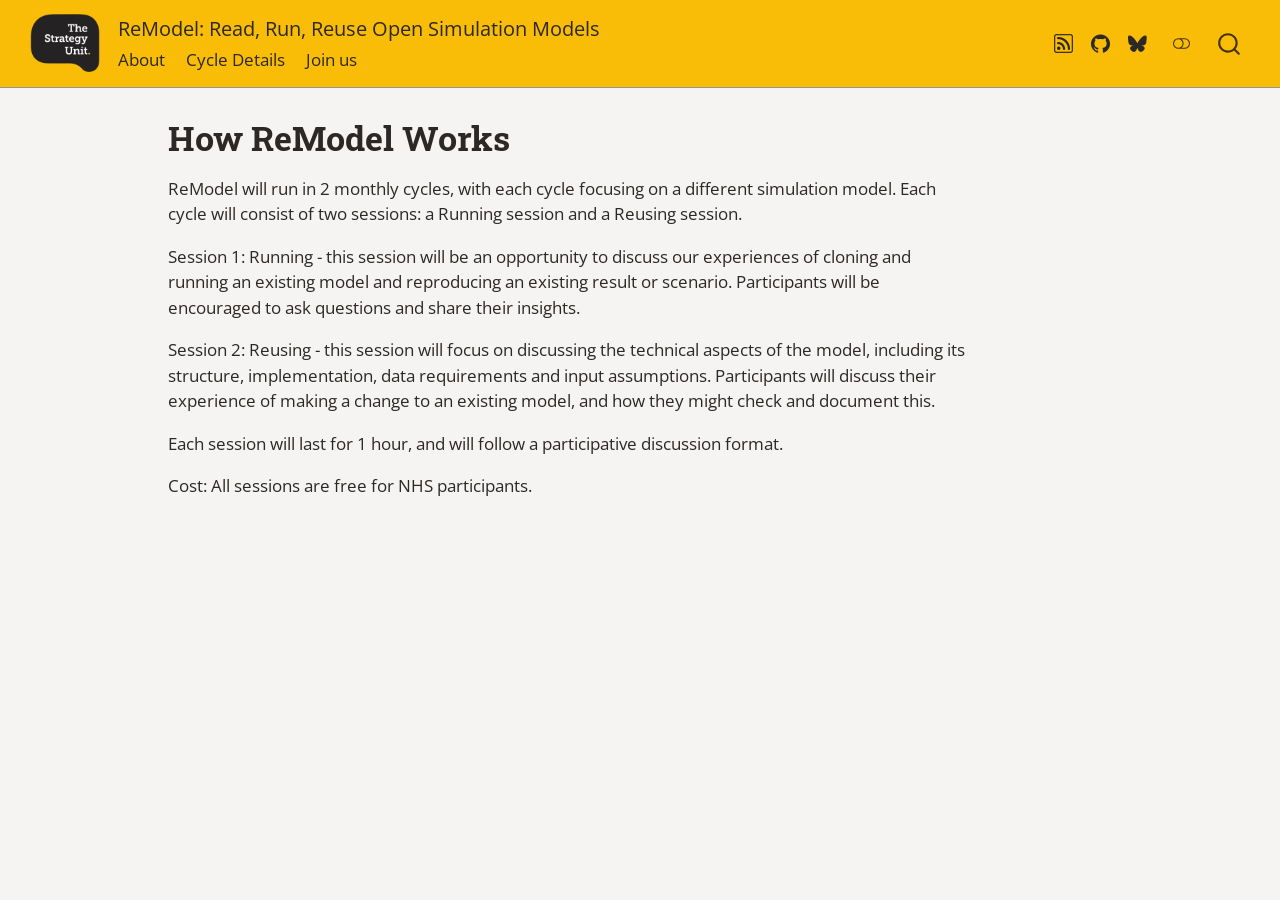
<file: join-us/how-remodel-works.html>
<!DOCTYPE html>
<html xmlns="http://www.w3.org/1999/xhtml" lang="en" xml:lang="en"><head>

<meta charset="utf-8">
<meta name="generator" content="quarto-1.10.20">

<meta name="viewport" content="width=device-width, initial-scale=1.0, user-scalable=yes">


<title>How ReModel Works – ReModel: Read, Run, Reuse Open Simulation Models</title>
<style>
/* Default styles provided by pandoc.
** See https://pandoc.org/MANUAL.html#variables-for-html for config info.
*/
span.smallcaps{font-variant: small-caps;}
div.columns{display: flex; gap: 1.5em;}
div.column{flex: auto;}
@media screen {
div.columns{gap: min(4vw, 1.5em);}
div.column{overflow-x: auto;}
}
div.hanging-indent{margin-left: 1.5em; text-indent: -1.5em;}
ul.task-list{list-style: none;}
ul.task-list li input[type="checkbox"] {
  width: 0.8em;
  margin: 0 0.8em 0.2em -1em; /* quarto-specific, see https://github.com/quarto-dev/quarto-cli/issues/4556 */ 
  vertical-align: middle;
}
</style>


<script src="../site_libs/quarto-nav/quarto-nav.js"></script>
<script src="../site_libs/quarto-nav/headroom.min.js"></script>
<script src="../site_libs/clipboard/clipboard.min.js"></script>
<script src="../site_libs/quarto-search/autocomplete.umd.js"></script>
<script src="../site_libs/quarto-search/fuse.min.js"></script>
<script src="../site_libs/quarto-search/quarto-search.js"></script>
<meta name="quarto:offset" content="../">
<link href="../images/logo_black_medium.png" rel="icon" type="image/png">
<script src="../site_libs/quarto-html/quarto.js" type="module"></script>
<script src="../site_libs/quarto-html/tabsets/tabsets.js" type="module"></script>
<script src="../site_libs/quarto-html/popper.min.js"></script>
<script src="../site_libs/quarto-html/tippy.umd.min.js"></script>
<script src="../site_libs/quarto-html/anchor.min.js"></script>
<link href="../site_libs/quarto-html/tippy.css" rel="stylesheet">
<link href="../site_libs/quarto-html/quarto-syntax-highlighting-17888a1159294d3eb470f19f6f52f5a5.css" rel="stylesheet" class="quarto-color-scheme" id="quarto-text-highlighting-styles">
<link href="../site_libs/quarto-html/quarto-syntax-highlighting-dark-0ae969d3293726db143f6e9eb89af930.css" rel="stylesheet" class="quarto-color-scheme quarto-color-alternate" id="quarto-text-highlighting-styles">
<link href="../site_libs/quarto-html/quarto-syntax-highlighting-17888a1159294d3eb470f19f6f52f5a5.css" rel="stylesheet" class="quarto-color-scheme-extra" id="quarto-text-highlighting-styles">
<script src="../site_libs/bootstrap/bootstrap.min.js"></script>
<link href="../site_libs/bootstrap/bootstrap-icons.css" rel="stylesheet">
<link href="../site_libs/bootstrap/bootstrap-c104b25e6d04f919b95708563da324a3.min.css" rel="stylesheet" append-hash="true" class="quarto-color-scheme" id="quarto-bootstrap" data-mode="light">
<link href="../site_libs/bootstrap/bootstrap-dark-5fd4895ea0b8c004a115d9d2eeafd0e5.min.css" rel="stylesheet" append-hash="true" class="quarto-color-scheme quarto-color-alternate" id="quarto-bootstrap" data-mode="dark">
<link href="../site_libs/bootstrap/bootstrap-c104b25e6d04f919b95708563da324a3.min.css" rel="stylesheet" append-hash="true" class="quarto-color-scheme-extra" id="quarto-bootstrap" data-mode="light">
<script id="quarto-search-options" type="application/json">{
  "location": "navbar",
  "copy-button": false,
  "collapse-after": 3,
  "panel-placement": "end",
  "type": "overlay",
  "limit": 50,
  "keyboard-shortcut": [
    "f",
    "/",
    "s"
  ],
  "show-item-context": false,
  "language": {
    "search-no-results-text": "No results",
    "search-matching-documents-text": "matching documents",
    "search-copy-link-title": "Copy link to search",
    "search-hide-matches-text": "Hide additional matches",
    "search-more-match-text": "more match in this document",
    "search-more-matches-text": "more matches in this document",
    "search-clear-button-title": "Clear",
    "search-text-placeholder": "",
    "search-detached-cancel-button-title": "Cancel",
    "search-submit-button-title": "Submit",
    "search-label": "Search"
  }
}</script>


<link rel="stylesheet" href="../_SUBrand.StyleSheet.css">
<link rel="stylesheet" href="../_listing.css">
</head>

<body class="nav-fixed quarto-light"><script id="quarto-html-before-body" type="application/javascript">
    const toggleBodyColorMode = (bsSheetEl) => {
      const mode = bsSheetEl.getAttribute("data-mode");
      const bodyEl = window.document.querySelector("body");
      if (mode === "dark") {
        bodyEl.classList.add("quarto-dark");
        bodyEl.classList.remove("quarto-light");
      } else {
        bodyEl.classList.add("quarto-light");
        bodyEl.classList.remove("quarto-dark");
      }
    }
    const toggleBodyColorPrimary = () => {
      const bsSheetEl = window.document.querySelector("link#quarto-bootstrap:not([rel=disabled-stylesheet])");
      if (bsSheetEl) {
        toggleBodyColorMode(bsSheetEl);
      }
    }
    const setColorSchemeToggle = (alternate) => {
      const toggles = window.document.querySelectorAll('.quarto-color-scheme-toggle');
      for (let i=0; i < toggles.length; i++) {
        const toggle = toggles[i];
        if (toggle) {
          if (alternate) {
            toggle.classList.add("alternate");
          } else {
            toggle.classList.remove("alternate");
          }
        }
      }
    };
    const toggleColorMode = (alternate) => {
      // Switch the stylesheets
      const primaryStylesheets = window.document.querySelectorAll('link.quarto-color-scheme:not(.quarto-color-alternate)');
      const alternateStylesheets = window.document.querySelectorAll('link.quarto-color-scheme.quarto-color-alternate');
      manageTransitions('#quarto-margin-sidebar .nav-link', false);
      if (alternate) {
        // note: dark is layered on light, we don't disable primary!
        enableStylesheet(alternateStylesheets);
        for (const sheetNode of alternateStylesheets) {
          if (sheetNode.id === "quarto-bootstrap") {
            toggleBodyColorMode(sheetNode);
          }
        }
      } else {
        disableStylesheet(alternateStylesheets);
        enableStylesheet(primaryStylesheets)
        toggleBodyColorPrimary();
      }
      manageTransitions('#quarto-margin-sidebar .nav-link', true);
      // Switch the toggles
      setColorSchemeToggle(alternate)
      // Hack to workaround the fact that safari doesn't
      // properly recolor the scrollbar when toggling (#1455)
      if (navigator.userAgent.indexOf('Safari') > 0 && navigator.userAgent.indexOf('Chrome') == -1) {
        manageTransitions("body", false);
        window.scrollTo(0, 1);
        setTimeout(() => {
          window.scrollTo(0, 0);
          manageTransitions("body", true);
        }, 40);
      }
    }
    const disableStylesheet = (stylesheets) => {
      for (let i=0; i < stylesheets.length; i++) {
        const stylesheet = stylesheets[i];
        stylesheet.rel = 'disabled-stylesheet';
      }
    }
    const enableStylesheet = (stylesheets) => {
      for (let i=0; i < stylesheets.length; i++) {
        const stylesheet = stylesheets[i];
        if(stylesheet.rel !== 'stylesheet') { // for Chrome, which will still FOUC without this check
          stylesheet.rel = 'stylesheet';
        }
      }
    }
    const manageTransitions = (selector, allowTransitions) => {
      const els = window.document.querySelectorAll(selector);
      for (let i=0; i < els.length; i++) {
        const el = els[i];
        if (allowTransitions) {
          el.classList.remove('notransition');
        } else {
          el.classList.add('notransition');
        }
      }
    }
    const isFileUrl = () => {
      return window.location.protocol === 'file:';
    }
    const hasAlternateSentinel = () => {
      let styleSentinel = getColorSchemeSentinel();
      if (styleSentinel !== null) {
        return styleSentinel === "alternate";
      } else {
        return false;
      }
    }
    const setStyleSentinel = (alternate) => {
      const value = alternate ? "alternate" : "default";
      if (!isFileUrl()) {
        window.localStorage.setItem("quarto-color-scheme", value);
      } else {
        localAlternateSentinel = value;
      }
    }
    const getColorSchemeSentinel = () => {
      if (!isFileUrl()) {
        const storageValue = window.localStorage.getItem("quarto-color-scheme");
        return storageValue != null ? storageValue : localAlternateSentinel;
      } else {
        return localAlternateSentinel;
      }
    }
    const toggleGiscusIfUsed = (isAlternate, darkModeDefault) => {
      const baseTheme = document.querySelector('#giscus-base-theme')?.value ?? 'light';
      const alternateTheme = document.querySelector('#giscus-alt-theme')?.value ?? 'dark';
      let newTheme = '';
      if(authorPrefersDark) {
        newTheme = isAlternate ? baseTheme : alternateTheme;
      } else {
        newTheme = isAlternate ? alternateTheme : baseTheme;
      }
      const changeGiscusTheme = () => {
        // From: https://github.com/giscus/giscus/issues/336
        const sendMessage = (message) => {
          const iframe = document.querySelector('iframe.giscus-frame');
          if (!iframe) return;
          iframe.contentWindow.postMessage({ giscus: message }, 'https://giscus.app');
        }
        sendMessage({
          setConfig: {
            theme: newTheme
          }
        });
      }
      const isGiscussLoaded = window.document.querySelector('iframe.giscus-frame') !== null;
      if (isGiscussLoaded) {
        changeGiscusTheme();
      }
    };
    const authorPrefersDark = false;
    const darkModeDefault = authorPrefersDark;
      document.querySelector('link#quarto-text-highlighting-styles.quarto-color-scheme-extra').rel = 'disabled-stylesheet';
      document.querySelector('link#quarto-bootstrap.quarto-color-scheme-extra').rel = 'disabled-stylesheet';
    let localAlternateSentinel = darkModeDefault ? 'alternate' : 'default';
    // Dark / light mode switch
    window.quartoToggleColorScheme = () => {
      // Read the current dark / light value
      let toAlternate = !hasAlternateSentinel();
      toggleColorMode(toAlternate);
      setStyleSentinel(toAlternate);
      toggleGiscusIfUsed(toAlternate, darkModeDefault);
      window.dispatchEvent(new Event('resize'));
    };
    // Switch to dark mode if need be
    if (hasAlternateSentinel()) {
      toggleColorMode(true);
    } else {
      toggleColorMode(false);
    }
  </script>

<div id="quarto-search-results"></div>
  <header id="quarto-header" class="headroom fixed-top">
    <nav class="navbar navbar-expand-lg " data-bs-theme="dark">
      <div class="navbar-container container-fluid">
      <div class="navbar-brand-container mx-auto">
    <a href="../index.html" class="navbar-brand navbar-brand-logo">
    <img src="../images/logo_black_medium.png" alt="" class="navbar-logo light-content">
    <img src="../images/logo_yellow_medium.png" alt="" class="navbar-logo dark-content">
    </a>
    <a class="navbar-brand" href="../index.html">
    <span class="navbar-title">ReModel: Read, Run, Reuse Open Simulation Models</span>
    </a>
  </div>
            <div id="quarto-search" class="" title="Search"></div>
          <button class="navbar-toggler" type="button" data-bs-toggle="collapse" data-bs-target="#navbarCollapse" aria-controls="navbarCollapse" role="menu" aria-expanded="false" aria-label="Toggle navigation" onclick="if (window.quartoToggleHeadroom) { window.quartoToggleHeadroom(); }">
  <span class="navbar-toggler-icon"></span>
</button>
          <div class="collapse navbar-collapse" id="navbarCollapse">
            <ul class="navbar-nav navbar-nav-scroll me-auto">
  <li class="nav-item">
    <a class="nav-link" href="../index.html"> 
<span class="menu-text">About</span></a>
  </li>  
  <li class="nav-item">
    <a class="nav-link" href="../sessions/index.html"> 
<span class="menu-text">Cycle Details</span></a>
  </li>  
  <li class="nav-item">
    <a class="nav-link" href="../join-us/index.html"> 
<span class="menu-text">Join us</span></a>
  </li>  
</ul>
            <ul class="navbar-nav navbar-nav-scroll ms-auto">
  <li class="nav-item compact">
    <a class="nav-link" href="../sessions/index.xml"> <i class="bi bi-rss" role="img">
</i> 
<span class="menu-text"></span></a>
  </li>  
  <li class="nav-item compact">
    <a class="nav-link" href="https://github.com/The-Strategy-Unit"> <i class="bi bi-github" role="img">
</i> 
<span class="menu-text"></span></a>
  </li>  
  <li class="nav-item compact">
    <a class="nav-link" href="https://bsky.app/profile/strategyunit.bsky.social"> <i class="bi bi-bluesky" role="img">
</i> 
<span class="menu-text"></span></a>
  </li>  
</ul>
          </div> <!-- /navcollapse -->
            <div class="quarto-navbar-tools">
  <a href="" class="quarto-color-scheme-toggle quarto-navigation-tool  px-1" onclick="window.quartoToggleColorScheme(); return false;" title="Toggle dark mode"><i class="bi"></i></a>
</div>
      </div> <!-- /container-fluid -->
    </nav>
</header>
<!-- content -->
<div id="quarto-content" class="quarto-container page-columns page-rows-contents page-layout-article page-navbar">
<!-- sidebar -->
<!-- margin-sidebar -->
    <div id="quarto-margin-sidebar" class="sidebar margin-sidebar zindex-bottom">
        
    </div>
<!-- main -->
<main class="content" id="quarto-document-content">


<header id="title-block-header" class="quarto-title-block default">
<div class="quarto-title">
<h1 class="title">How ReModel Works</h1>
</div>



<div class="quarto-title-meta">

    
  
    
  </div>
  


</header>


<p>ReModel will run in 2 monthly cycles, with each cycle focusing on a different simulation model. Each cycle will consist of two sessions: a Running session and a Reusing session.</p>
<p>Session 1: Running - this session will be an opportunity to discuss our experiences of cloning and running an existing model and reproducing an existing result or scenario. Participants will be encouraged to ask questions and share their insights.</p>
<p>Session 2: Reusing - this session will focus on discussing the technical aspects of the model, including its structure, implementation, data requirements and input assumptions. Participants will discuss their experience of making a change to an existing model, and how they might check and document this.</p>
<p>Each session will last for 1 hour, and will follow a participative discussion format.</p>
<p>Cost: All sessions are free for NHS participants.</p>



</main> <!-- /main -->
<script id="quarto-html-after-body" type="application/javascript">
  window.document.addEventListener("DOMContentLoaded", function (event) {
    // Ensure there is a toggle, if there isn't float one in the top right
    if (window.document.querySelector('.quarto-color-scheme-toggle') === null) {
      const a = window.document.createElement('a');
      a.classList.add('top-right');
      a.classList.add('quarto-color-scheme-toggle');
      a.href = "";
      a.onclick = function() { try { window.quartoToggleColorScheme(); } catch {} return false; };
      const i = window.document.createElement("i");
      i.classList.add('bi');
      a.appendChild(i);
      window.document.body.appendChild(a);
    }
    setColorSchemeToggle(hasAlternateSentinel())
    const icon = "";
    const anchorJS = new window.AnchorJS();
    anchorJS.options = {
      placement: 'right',
      icon: icon
    };
    anchorJS.add('.anchored');
    const isCodeAnnotation = (el) => {
      for (const clz of el.classList) {
        if (clz.startsWith('code-annotation-')) {                     
          return true;
        }
      }
      return false;
    }
    const onCopySuccess = function(e) {
      // button target
      const button = e.trigger;
      // don't keep focus
      button.blur();
      // flash "checked"
      button.classList.add('code-copy-button-checked');
      var currentTitle = button.getAttribute("title");
      button.setAttribute("title", "Copied!");
      let tooltip;
      if (window.bootstrap) {
        button.setAttribute("data-bs-toggle", "tooltip");
        button.setAttribute("data-bs-placement", "left");
        button.setAttribute("data-bs-title", "Copied!");
        tooltip = new bootstrap.Tooltip(button, 
          { trigger: "manual", 
            customClass: "code-copy-button-tooltip",
            offset: [0, -8]});
        tooltip.show();    
      }
      setTimeout(function() {
        if (tooltip) {
          tooltip.hide();
          button.removeAttribute("data-bs-title");
          button.removeAttribute("data-bs-toggle");
          button.removeAttribute("data-bs-placement");
        }
        button.setAttribute("title", currentTitle);
        button.classList.remove('code-copy-button-checked');
      }, 1000);
      // clear code selection
      e.clearSelection();
    }
    const getTextToCopy = function(trigger) {
      const outerScaffold = trigger.parentElement.cloneNode(true);
      const codeEl = outerScaffold.querySelector('code');
      for (const childEl of codeEl.children) {
        if (isCodeAnnotation(childEl)) {
          childEl.remove();
        }
      }
      return codeEl.innerText;
    }
    const clipboard = new window.ClipboardJS('.code-copy-button:not([data-in-quarto-modal])', {
      text: getTextToCopy
    });
    clipboard.on('success', onCopySuccess);
    if (window.document.getElementById('quarto-embedded-source-code-modal')) {
      const clipboardModal = new window.ClipboardJS('.code-copy-button[data-in-quarto-modal]', {
        text: getTextToCopy,
        container: window.document.getElementById('quarto-embedded-source-code-modal')
      });
      clipboardModal.on('success', onCopySuccess);
    }
      var localhostRegex = new RegExp(/^(?:http|https):\/\/localhost\:?[0-9]*\//);
      var mailtoRegex = new RegExp(/^mailto:/);
        var filterRegex = new RegExp("https:\/\/the-strategy-unit\.github\.io\/ReModel-docs\/");
      var isInternal = (href) => {
          return filterRegex.test(href) || localhostRegex.test(href) || mailtoRegex.test(href);
      }
      // Inspect non-navigation links and adorn them if external
     var links = window.document.querySelectorAll('a[href]:not(.nav-link):not(.navbar-brand):not(.toc-action):not(.sidebar-link):not(.sidebar-item-toggle):not(.pagination-link):not(.no-external):not([aria-hidden]):not(.dropdown-item):not(.quarto-navigation-tool):not(.about-link)');
      for (var i=0; i<links.length; i++) {
        const link = links[i];
        if (!isInternal(link.href)) {
          // undo the damage that might have been done by quarto-nav.js in the case of
          // links that we want to consider external
          if (link.dataset.originalHref !== undefined) {
            link.href = link.dataset.originalHref;
          }
        }
      }
    function tippyHover(el, contentFn, onTriggerFn, onUntriggerFn) {
      const config = {
        allowHTML: true,
        maxWidth: 500,
        delay: 100,
        arrow: false,
        appendTo: function(el) {
            return el.parentElement;
        },
        interactive: true,
        interactiveBorder: 10,
        theme: 'quarto',
        placement: 'bottom-start',
      };
      if (contentFn) {
        config.content = contentFn;
      }
      if (onTriggerFn) {
        config.onTrigger = onTriggerFn;
      }
      if (onUntriggerFn) {
        config.onUntrigger = onUntriggerFn;
      }
      window.tippy(el, config); 
    }
    const noterefs = window.document.querySelectorAll('a[role="doc-noteref"]');
    for (var i=0; i<noterefs.length; i++) {
      const ref = noterefs[i];
      tippyHover(ref, function() {
        // use id or data attribute instead here
        let href = ref.getAttribute('data-footnote-href') || ref.getAttribute('href');
        try { href = new URL(href).hash; } catch {}
        const id = href.replace(/^#\/?/, "");
        const note = window.document.getElementById(id);
        if (note) {
          return note.innerHTML;
        } else {
          return "";
        }
      });
    }
    const xrefs = window.document.querySelectorAll('a.quarto-xref');
    const processXRef = (id, note) => {
      // Strip column container classes
      const stripColumnClz = (el) => {
        el.classList.remove("page-full", "page-columns");
        if (el.children) {
          for (const child of el.children) {
            stripColumnClz(child);
          }
        }
      }
      stripColumnClz(note)
      if (id === null || id.startsWith('sec-')) {
        // Special case sections, only their first couple elements
        const container = document.createElement("div");
        if (note.children && note.children.length > 2) {
          container.appendChild(note.children[0].cloneNode(true));
          for (let i = 1; i < note.children.length; i++) {
            const child = note.children[i];
            if (child.tagName === "P" && child.innerText === "") {
              continue;
            } else {
              container.appendChild(child.cloneNode(true));
              break;
            }
          }
          if (window.Quarto?.typesetMath) {
            window.Quarto.typesetMath(container);
          }
          return container.innerHTML
        } else {
          if (window.Quarto?.typesetMath) {
            window.Quarto.typesetMath(note);
          }
          return note.innerHTML;
        }
      } else {
        // Remove any anchor links if they are present
        const anchorLink = note.querySelector('a.anchorjs-link');
        if (anchorLink) {
          anchorLink.remove();
        }
        if (window.Quarto?.typesetMath) {
          window.Quarto.typesetMath(note);
        }
        if (note.classList.contains("callout")) {
          return note.outerHTML;
        } else {
          return note.innerHTML;
        }
      }
    }
    for (var i=0; i<xrefs.length; i++) {
      const xref = xrefs[i];
      tippyHover(xref, undefined, function(instance) {
        instance.disable();
        let url = xref.getAttribute('href');
        let hash = undefined; 
        if (url.startsWith('#')) {
          hash = url;
        } else {
          try { hash = new URL(url).hash; } catch {}
        }
        if (hash) {
          const id = hash.replace(/^#\/?/, "");
          const note = window.document.getElementById(id);
          if (note !== null) {
            try {
              const html = processXRef(id, note.cloneNode(true));
              instance.setContent(html);
            } finally {
              instance.enable();
              instance.show();
            }
          } else {
            // See if we can fetch this
            fetch(url.split('#')[0])
            .then(res => res.text())
            .then(html => {
              const parser = new DOMParser();
              const htmlDoc = parser.parseFromString(html, "text/html");
              const note = htmlDoc.getElementById(id);
              if (note !== null) {
                const html = processXRef(id, note);
                instance.setContent(html);
              } 
            }).finally(() => {
              instance.enable();
              instance.show();
            });
          }
        } else {
          // See if we can fetch a full url (with no hash to target)
          // This is a special case and we should probably do some content thinning / targeting
          fetch(url)
          .then(res => res.text())
          .then(html => {
            const parser = new DOMParser();
            const htmlDoc = parser.parseFromString(html, "text/html");
            const note = htmlDoc.querySelector('main.content');
            if (note !== null) {
              // This should only happen for chapter cross references
              // (since there is no id in the URL)
              // remove the first header
              if (note.children.length > 0 && note.children[0].tagName === "HEADER") {
                note.children[0].remove();
              }
              const html = processXRef(null, note);
              instance.setContent(html);
            } 
          }).finally(() => {
            instance.enable();
            instance.show();
          });
        }
      }, function(instance) {
      });
    }
        let selectedAnnoteEl;
        const selectorForAnnotation = ( cell, annotation) => {
          let cellAttr = 'data-code-cell="' + cell + '"';
          let lineAttr = 'data-code-annotation="' +  annotation + '"';
          const selector = 'span[' + cellAttr + '][' + lineAttr + ']';
          return selector;
        }
        const selectCodeLines = (annoteEl) => {
          const doc = window.document;
          const targetCell = annoteEl.getAttribute("data-target-cell");
          const targetAnnotation = annoteEl.getAttribute("data-target-annotation");
          const annoteSpan = window.document.querySelector(selectorForAnnotation(targetCell, targetAnnotation));
          const lines = annoteSpan.getAttribute("data-code-lines").split(",");
          const lineIds = lines.map((line) => {
            return targetCell + "-" + line;
          })
          let top = null;
          let height = null;
          let parent = null;
          if (lineIds.length > 0) {
              //compute the position of the single el (top and bottom and make a div)
              const el = window.document.getElementById(lineIds[0]);
              top = el.offsetTop;
              height = el.offsetHeight;
              parent = el.parentElement.parentElement;
            if (lineIds.length > 1) {
              const lastEl = window.document.getElementById(lineIds[lineIds.length - 1]);
              const bottom = lastEl.offsetTop + lastEl.offsetHeight;
              height = bottom - top;
            }
            if (top !== null && height !== null && parent !== null) {
              // cook up a div (if necessary) and position it 
              let div = window.document.getElementById("code-annotation-line-highlight");
              if (div === null) {
                div = window.document.createElement("div");
                div.setAttribute("id", "code-annotation-line-highlight");
                div.style.position = 'absolute';
                parent.appendChild(div);
              }
              div.style.top = top - 2 + "px";
              div.style.height = height + 4 + "px";
              div.style.left = 0;
              let gutterDiv = window.document.getElementById("code-annotation-line-highlight-gutter");
              if (gutterDiv === null) {
                gutterDiv = window.document.createElement("div");
                gutterDiv.setAttribute("id", "code-annotation-line-highlight-gutter");
                gutterDiv.style.position = 'absolute';
                const codeCell = window.document.getElementById(targetCell);
                const gutter = codeCell.querySelector('.code-annotation-gutter');
                gutter.appendChild(gutterDiv);
              }
              gutterDiv.style.top = top - 2 + "px";
              gutterDiv.style.height = height + 4 + "px";
            }
            selectedAnnoteEl = annoteEl;
          }
        };
        const unselectCodeLines = () => {
          const elementsIds = ["code-annotation-line-highlight", "code-annotation-line-highlight-gutter"];
          elementsIds.forEach((elId) => {
            const div = window.document.getElementById(elId);
            if (div) {
              div.remove();
            }
          });
          selectedAnnoteEl = undefined;
        };
          // Handle positioning of the toggle
      window.addEventListener(
        "resize",
        throttle(() => {
          elRect = undefined;
          if (selectedAnnoteEl) {
            selectCodeLines(selectedAnnoteEl);
          }
        }, 10)
      );
      function throttle(fn, ms) {
      let throttle = false;
      let timer;
        return (...args) => {
          if(!throttle) { // first call gets through
              fn.apply(this, args);
              throttle = true;
          } else { // all the others get throttled
              if(timer) clearTimeout(timer); // cancel #2
              timer = setTimeout(() => {
                fn.apply(this, args);
                timer = throttle = false;
              }, ms);
          }
        };
      }
        // Attach click handler to the DT
        const annoteDls = window.document.querySelectorAll('dt[data-target-cell]');
        for (const annoteDlNode of annoteDls) {
          annoteDlNode.addEventListener('click', (event) => {
            const clickedEl = event.target;
            if (clickedEl !== selectedAnnoteEl) {
              unselectCodeLines();
              const activeEl = window.document.querySelector('dt[data-target-cell].code-annotation-active');
              if (activeEl) {
                activeEl.classList.remove('code-annotation-active');
              }
              selectCodeLines(clickedEl);
              clickedEl.classList.add('code-annotation-active');
            } else {
              // Unselect the line
              unselectCodeLines();
              clickedEl.classList.remove('code-annotation-active');
            }
          });
        }
    const findCites = (el) => {
      const parentEl = el.parentElement;
      if (parentEl) {
        const cites = parentEl.dataset.cites;
        if (cites) {
          return {
            el,
            cites: cites.split(' ')
          };
        } else {
          return findCites(el.parentElement)
        }
      } else {
        return undefined;
      }
    };
    var bibliorefs = window.document.querySelectorAll('a[role="doc-biblioref"]');
    for (var i=0; i<bibliorefs.length; i++) {
      const ref = bibliorefs[i];
      const citeInfo = findCites(ref);
      if (citeInfo) {
        tippyHover(citeInfo.el, function() {
          var popup = window.document.createElement('div');
          citeInfo.cites.forEach(function(cite) {
            var citeDiv = window.document.createElement('div');
            citeDiv.classList.add('hanging-indent');
            citeDiv.classList.add('csl-entry');
            var biblioDiv = window.document.getElementById('ref-' + cite);
            if (biblioDiv) {
              citeDiv.innerHTML = biblioDiv.innerHTML;
            }
            popup.appendChild(citeDiv);
          });
          return popup.innerHTML;
        });
      }
    }
  });
  </script>
</div> <!-- /content -->




</body></html>
</file>
<file: site_libs/quarto-html/tippy.css>
.tippy-box[data-animation=fade][data-state=hidden]{opacity:0}[data-tippy-root]{max-width:calc(100vw - 10px)}.tippy-box{position:relative;background-color:#333;color:#fff;border-radius:4px;font-size:14px;line-height:1.4;white-space:normal;outline:0;transition-property:transform,visibility,opacity}.tippy-box[data-placement^=top]>.tippy-arrow{bottom:0}.tippy-box[data-placement^=top]>.tippy-arrow:before{bottom:-7px;left:0;border-width:8px 8px 0;border-top-color:initial;transform-origin:center top}.tippy-box[data-placement^=bottom]>.tippy-arrow{top:0}.tippy-box[data-placement^=bottom]>.tippy-arrow:before{top:-7px;left:0;border-width:0 8px 8px;border-bottom-color:initial;transform-origin:center bottom}.tippy-box[data-placement^=left]>.tippy-arrow{right:0}.tippy-box[data-placement^=left]>.tippy-arrow:before{border-width:8px 0 8px 8px;border-left-color:initial;right:-7px;transform-origin:center left}.tippy-box[data-placement^=right]>.tippy-arrow{left:0}.tippy-box[data-placement^=right]>.tippy-arrow:before{left:-7px;border-width:8px 8px 8px 0;border-right-color:initial;transform-origin:center right}.tippy-box[data-inertia][data-state=visible]{transition-timing-function:cubic-bezier(.54,1.5,.38,1.11)}.tippy-arrow{width:16px;height:16px;color:#333}.tippy-arrow:before{content:"";position:absolute;border-color:transparent;border-style:solid}.tippy-content{position:relative;padding:5px 9px;z-index:1}
</file>
<file: site_libs/quarto-html/quarto-syntax-highlighting-17888a1159294d3eb470f19f6f52f5a5.css>
/* quarto syntax highlight colors */
:root {
  --quarto-hl-ot-color: #003B4F;
  --quarto-hl-at-color: #657422;
  --quarto-hl-ss-color: #20794D;
  --quarto-hl-an-color: #5E5E5E;
  --quarto-hl-fu-color: #4758AB;
  --quarto-hl-st-color: #20794D;
  --quarto-hl-cf-color: #003B4F;
  --quarto-hl-op-color: #5E5E5E;
  --quarto-hl-er-color: #AD0000;
  --quarto-hl-bn-color: #AD0000;
  --quarto-hl-al-color: #AD0000;
  --quarto-hl-va-color: #111111;
  --quarto-hl-bu-color: inherit;
  --quarto-hl-ex-color: inherit;
  --quarto-hl-pp-color: #AD0000;
  --quarto-hl-in-color: #5E5E5E;
  --quarto-hl-vs-color: #20794D;
  --quarto-hl-wa-color: #5E5E5E;
  --quarto-hl-do-color: #5E5E5E;
  --quarto-hl-im-color: #00769E;
  --quarto-hl-ch-color: #20794D;
  --quarto-hl-dt-color: #AD0000;
  --quarto-hl-fl-color: #AD0000;
  --quarto-hl-co-color: #5E5E5E;
  --quarto-hl-cv-color: #5E5E5E;
  --quarto-hl-cn-color: #8f5902;
  --quarto-hl-sc-color: #5E5E5E;
  --quarto-hl-dv-color: #AD0000;
  --quarto-hl-kw-color: #003B4F;
}

/* other quarto variables */
:root {
  --quarto-font-monospace: SFMono-Regular, Menlo, Monaco, Consolas, "Liberation Mono", "Courier New", monospace;
}

/* syntax highlight based on Pandoc's rules */
pre > code.sourceCode > span {
  color: #003B4F;
}

code.sourceCode > span {
  color: #003B4F;
}

div.sourceCode,
div.sourceCode pre.sourceCode {
  color: #003B4F;
}

/* Normal */
code span {
  color: #003B4F;
}

/* Alert */
code span.al {
  color: #AD0000;
  font-style: inherit;
}

/* Annotation */
code span.an {
  color: #5E5E5E;
  font-style: inherit;
}

/* Attribute */
code span.at {
  color: #657422;
  font-style: inherit;
}

/* BaseN */
code span.bn {
  color: #AD0000;
  font-style: inherit;
}

/* BuiltIn */
code span.bu {
  font-style: inherit;
}

/* ControlFlow */
code span.cf {
  color: #003B4F;
  font-weight: bold;
  font-style: inherit;
}

/* Char */
code span.ch {
  color: #20794D;
  font-style: inherit;
}

/* Constant */
code span.cn {
  color: #8f5902;
  font-style: inherit;
}

/* Comment */
code span.co {
  color: #5E5E5E;
  font-style: inherit;
}

/* CommentVar */
code span.cv {
  color: #5E5E5E;
  font-style: italic;
}

/* Documentation */
code span.do {
  color: #5E5E5E;
  font-style: italic;
}

/* DataType */
code span.dt {
  color: #AD0000;
  font-style: inherit;
}

/* DecVal */
code span.dv {
  color: #AD0000;
  font-style: inherit;
}

/* Error */
code span.er {
  color: #AD0000;
  font-style: inherit;
}

/* Extension */
code span.ex {
  font-style: inherit;
}

/* Float */
code span.fl {
  color: #AD0000;
  font-style: inherit;
}

/* Function */
code span.fu {
  color: #4758AB;
  font-style: inherit;
}

/* Import */
code span.im {
  color: #00769E;
  font-style: inherit;
}

/* Information */
code span.in {
  color: #5E5E5E;
  font-style: inherit;
}

/* Keyword */
code span.kw {
  color: #003B4F;
  font-weight: bold;
  font-style: inherit;
}

/* Operator */
code span.op {
  color: #5E5E5E;
  font-style: inherit;
}

/* Other */
code span.ot {
  color: #003B4F;
  font-style: inherit;
}

/* Preprocessor */
code span.pp {
  color: #AD0000;
  font-style: inherit;
}

/* SpecialChar */
code span.sc {
  color: #5E5E5E;
  font-style: inherit;
}

/* SpecialString */
code span.ss {
  color: #20794D;
  font-style: inherit;
}

/* String */
code span.st {
  color: #20794D;
  font-style: inherit;
}

/* Variable */
code span.va {
  color: #111111;
  font-style: inherit;
}

/* VerbatimString */
code span.vs {
  color: #20794D;
  font-style: inherit;
}

/* Warning */
code span.wa {
  color: #5E5E5E;
  font-style: italic;
}

.prevent-inlining {
  content: "</";
}

/*# sourceMappingURL=fadfc755eec066e9e3d699cf819c3e33.css.map */
</file>
<file: site_libs/quarto-html/quarto-syntax-highlighting-dark-0ae969d3293726db143f6e9eb89af930.css>
/* quarto syntax highlight colors */
:root {
  --quarto-hl-al-color: #f07178;
  --quarto-hl-an-color: #d4d0ab;
  --quarto-hl-at-color: #00e0e0;
  --quarto-hl-bn-color: #d4d0ab;
  --quarto-hl-bu-color: #abe338;
  --quarto-hl-ch-color: #abe338;
  --quarto-hl-co-color: #f8f8f2;
  --quarto-hl-cv-color: #ffd700;
  --quarto-hl-cn-color: #ffd700;
  --quarto-hl-cf-color: #ffa07a;
  --quarto-hl-dt-color: #ffa07a;
  --quarto-hl-dv-color: #d4d0ab;
  --quarto-hl-do-color: #f8f8f2;
  --quarto-hl-er-color: #f07178;
  --quarto-hl-ex-color: #00e0e0;
  --quarto-hl-fl-color: #d4d0ab;
  --quarto-hl-fu-color: #ffa07a;
  --quarto-hl-im-color: #abe338;
  --quarto-hl-in-color: #d4d0ab;
  --quarto-hl-kw-color: #ffa07a;
  --quarto-hl-op-color: #ffa07a;
  --quarto-hl-ot-color: #00e0e0;
  --quarto-hl-pp-color: #dcc6e0;
  --quarto-hl-re-color: #00e0e0;
  --quarto-hl-sc-color: #abe338;
  --quarto-hl-ss-color: #abe338;
  --quarto-hl-st-color: #abe338;
  --quarto-hl-va-color: #00e0e0;
  --quarto-hl-vs-color: #abe338;
  --quarto-hl-wa-color: #dcc6e0;
}

/* other quarto variables */
:root {
  --quarto-font-monospace: SFMono-Regular, Menlo, Monaco, Consolas, "Liberation Mono", "Courier New", monospace;
}

/* syntax highlight based on Pandoc's rules */
pre > code.sourceCode > span {
  color: #f8f8f2;
}

code.sourceCode > span {
  color: #f8f8f2;
}

div.sourceCode,
div.sourceCode pre.sourceCode {
  color: #f8f8f2;
}

/* Normal */
code span {
  color: #f8f8f2;
}

/* Alert */
code span.al {
  color: #f07178;
}

/* Annotation */
code span.an {
  color: #d4d0ab;
}

/* Attribute */
code span.at {
  color: #00e0e0;
}

/* BaseN */
code span.bn {
  color: #d4d0ab;
}

/* BuiltIn */
code span.bu {
  color: #abe338;
}

/* ControlFlow */
code span.cf {
  font-weight: bold;
  color: #ffa07a;
}

/* Char */
code span.ch {
  color: #abe338;
}

/* Constant */
code span.cn {
  color: #ffd700;
}

/* Comment */
code span.co {
  font-style: italic;
  color: #f8f8f2;
}

/* CommentVar */
code span.cv {
  color: #ffd700;
}

/* Documentation */
code span.do {
  color: #f8f8f2;
}

/* DataType */
code span.dt {
  color: #ffa07a;
}

/* DecVal */
code span.dv {
  color: #d4d0ab;
}

/* Error */
code span.er {
  color: #f07178;
  text-decoration: underline;
}

/* Extension */
code span.ex {
  font-weight: bold;
  color: #00e0e0;
}

/* Float */
code span.fl {
  color: #d4d0ab;
}

/* Function */
code span.fu {
  color: #ffa07a;
}

/* Import */
code span.im {
  color: #abe338;
}

/* Information */
code span.in {
  color: #d4d0ab;
}

/* Keyword */
code span.kw {
  font-weight: bold;
  color: #ffa07a;
}

/* Operator */
code span.op {
  color: #ffa07a;
}

/* Other */
code span.ot {
  color: #00e0e0;
}

/* Preprocessor */
code span.pp {
  color: #dcc6e0;
}

/* RegionMarker */
code span.re {
  background-color: #f8f8f2;
  color: #00e0e0;
}

/* SpecialChar */
code span.sc {
  color: #abe338;
}

/* SpecialString */
code span.ss {
  color: #abe338;
}

/* String */
code span.st {
  color: #abe338;
}

/* Variable */
code span.va {
  color: #00e0e0;
}

/* VerbatimString */
code span.vs {
  color: #abe338;
}

/* Warning */
code span.wa {
  color: #dcc6e0;
}

.prevent-inlining {
  content: "</";
}

/*# sourceMappingURL=84910969ad8899fa0525f9d276a92ad7.css.map */
</file>
<file: _SUBrand.StyleSheet.css>
@import url("https://fonts.googleapis.com/css2?family=Open+Sans:wght@400;600;700&family=Roboto+Slab:wght@300;700&display=swap");

body {
  font-family: "Open Sans", Arial, sans-serif;
  font-weight: 400;
}

h1, h2, h3, h4, h5, h6,
.home h1, .home h2, .home h3 {
  font-family: "Roboto Slab", "Open Sans", Arial, sans-serif;
  font-weight: 700;
  text-align: left;
}

:root {
  --gap: 24px;
  --content-gap: 20px;
  --nav-width: 1024px;
  --main-width: 720px;
  --header-height: 76px;
  --footer-height: 60px;
  --radius: 8px;

  /* SU Brand Palette */
  --su-dark-grey: #959595;
  --su-charcoal: #2c2825;
  --su-yellow: #f9bd07;
  --su-white: #f5f4f3;
  --su-blue: #5881c1;

  /* Light mode colors */
  --color-foreground: var(--su-charcoal);
  --color-background: var(--su-white);
  --color-primary: var(--su-yellow);
  --color-secondary: var(--su-dark-grey);
  --color-info: var(--su-blue);

  /* Component-level semantic colours */
  --color-on-primary: var(--su-charcoal);
  --color-on-info: var(--su-white);
  --color-link: var(--color-info);
  --color-link-hover: var(--color-foreground);
  --color-navbar-background: var(--color-primary);
  --color-navbar-foreground: var(--color-on-primary);
  --color-navbar-hover: var(--color-foreground);
  --color-navbar-border: var(--color-secondary);
}

.quarto-dark {
  /* Dark mode overrides */
  --color-foreground: var(--su-white);
  --color-background: var(--su-charcoal);
  --color-primary: var(--su-yellow);
  --color-secondary: var(--su-white);
  --color-info: var(--su-yellow);
  --color-link: var(--color-primary);
  --color-link-hover: var(--color-foreground);
  --color-navbar-background: var(--color-background);
  --color-navbar-foreground: var(--color-foreground);
  --color-navbar-hover: var(--color-primary);
  --color-navbar-border: var(--color-primary);
}

body,
.content,
.markdown,
.main-content {
  color: var(--color-foreground) !important;
  background: var(--color-background) !important;
}

.list {
  background: var(--color-background);
}

.center {
  text-align: left;
}

/* SU brand link and text colors */
.content a,
.markdown a,
.main-content a,
a {
  color: var(--color-link) !important;
  text-decoration: underline;
  transition: color 0.2s;
}

.content a:hover,
.markdown a:hover,
.main-content a:hover,
a:hover {
  color: var(--color-link-hover) !important;
}

/* High-contrast call-to-action buttons. */
a.btn.btn-primary {
  color: var(--color-on-primary) !important;
  background-color: var(--color-primary);
  border-color: var(--color-foreground);
  font-weight: 600;
  text-decoration: none;
}

a.btn.btn-primary:hover,
a.btn.btn-primary:focus-visible {
  color: var(--color-background) !important;
  background-color: var(--color-foreground);
  border-color: var(--color-foreground);
  text-decoration: none;
}

a.btn.btn-primary:focus-visible {
  outline: 3px solid var(--color-info);
  outline-offset: 3px;
}

/* Navbar styles */
.navbar {
  display: flex;
  justify-content: space-between;
  align-items: center;
  padding: 8px 16px;
  min-height: var(--header-height);
  height: auto;
  background: var(--color-navbar-background);
  border-bottom: 1px solid var(--color-navbar-border);
}

.navbar .navbar-brand,
.navbar .nav-link,
.navbar .quarto-navigation-tool {
  color: var(--color-navbar-foreground) !important;
}

.navbar .navbar-brand:hover,
.navbar .navbar-brand:focus-visible,
.navbar .nav-link:hover,
.navbar .nav-link:focus-visible,
.navbar .quarto-navigation-tool:hover,
.navbar .quarto-navigation-tool:focus-visible {
  color: var(--color-navbar-hover) !important;
}

/* Use the higher-resolution brand mark at a readable navbar size. */
.navbar-logo {
  height: 48px;
  max-height: 48px;
  width: auto;
  object-fit: contain;
}

.navbar-title {
  line-height: 1.2;
}

/*
 * On desktop, give the header two rows: the site title sits above the main
 * page links while the logo spans both rows. Social/search tools stay on the
 * right, so every page has the same header structure.
 */
@media (min-width: 992px) {
  :root {
    --header-height: 88px;
  }

  .navbar {
    padding: 6px 28px;
  }

  .navbar > .navbar-container {
    display: grid !important;
    grid-template-columns: 76px minmax(0, 1fr) auto auto auto;
    grid-template-rows: auto auto;
    column-gap: 12px;
    row-gap: 0;
    align-items: center;
    max-width: none;
  }

  .navbar-brand-container,
  #navbarCollapse {
    display: contents !important;
  }

  .navbar-brand-logo {
    grid-column: 1;
    grid-row: 1 / 3;
    align-self: center;
    justify-self: start;
    margin: 0;
    padding: 0;
  }

  .navbar-logo {
    height: 70px;
    max-height: 70px;
  }

  .navbar-brand-container > .navbar-brand:not(.navbar-brand-logo) {
    grid-column: 2;
    grid-row: 1;
    align-self: end;
    margin: 0;
    padding: 0;
  }

  .navbar-title {
    font-size: clamp(1.15rem, 1.6vw, 1.55rem);
    white-space: normal;
  }

  #navbarCollapse > .navbar-nav.me-auto {
    grid-column: 2;
    grid-row: 2;
    align-self: start;
    justify-self: start;
    flex-direction: row;
    margin: 0 !important;
  }

  #navbarCollapse > .navbar-nav.me-auto .nav-link {
    padding: 0.15rem 1.25rem 0.15rem 0;
  }

  #navbarCollapse > .navbar-nav.ms-auto {
    grid-column: 3;
    grid-row: 1 / 3;
    align-self: center;
    justify-self: end;
    flex-direction: row;
    margin: 0 !important;
  }

  .quarto-navbar-tools {
    grid-column: 4;
    grid-row: 1 / 3;
    align-self: center;
    justify-self: end;
  }

  #quarto-search {
    grid-column: 5;
    grid-row: 1 / 3;
    align-self: center;
    justify-self: end;
    margin: 0;
  }
}

@media (max-width: 991.98px) {
  .navbar-title {
    font-size: 1rem;
    white-space: normal;
  }
}

.navbar-buttons {
  display: flex;
  gap: 12px;
  align-items: center;
}
.nav-btn {
  padding: 4px 10px;
  border-radius: 3px;
  border: none;
  background: var(--color-navbar-background);
  color: var(--color-navbar-foreground);
  font-weight: 400;
  font-size: 0.95rem;
  cursor: pointer;
  text-decoration: none;
  transition: background 0.2s;
}
.nav-btn:hover {
  color: var(--color-navbar-hover);
}

.github-icon {
  background: none;
  padding: 0 6px;
  color: var(--color-navbar-foreground);
  display: flex;
  align-items: center;
  border: none;
}
.github-icon:hover {
  color: var(--color-navbar-hover);
  background: none;
}

.logo {
  display: flex;
  align-items: center;
  height: var(--header-height);
}

.logo-image {
  height: 38px;
  width: auto;
  display: block;
  margin-right: 12px;
}

/* TOC styles */
.toc, .TableOfContents {
  background: var(--color-background);
  border-radius: 8px;
  padding: 1em;
  border: 1px solid var(--color-info);
}

.toc a, .TableOfContents a {
  color: var(--color-link);
  font-weight: 500;
  text-decoration: underline;
  transition: color 0.2s;
}

.toc a:hover, .TableOfContents a:hover {
  color: var(--color-link-hover);
  text-decoration: underline;
}

/* Session detail titles use the same plain treatment as the other pages. */
#quarto-content:has(main.content > section#model-overview) #title-block-header {
  margin-bottom: 1.75rem;
}

#quarto-content:has(main.content > section#model-overview) #title-block-header .quarto-category,
#quarto-content:has(main.content > section#model-overview) #title-block-header .quarto-category a {
  color: var(--color-foreground) !important;
  border-color: var(--color-foreground);
  opacity: 1;
}

/*
 * Keep the session metadata with the title. Quarto outputs the author before
 * the date, so explicit grid positions give the requested visual order:
 * date, author/publisher, then the session tag.
 */
@media (min-width: 576px) {

  #quarto-content:has(main.content > section#model-overview) #title-block-header {
    display: grid;
    grid-template-columns: repeat(3, minmax(0, max-content));  /* was: max-content max-content max-content */
    grid-template-rows: auto auto;
    column-gap: 2rem;
    row-gap: 0.75rem;
    align-items: end;
  }

  #quarto-content:has(main.content > section#model-overview) #title-block-header .quarto-title,
  #quarto-content:has(main.content > section#model-overview) #title-block-header .quarto-title-meta {
    display: contents;
  }

  #quarto-content:has(main.content > section#model-overview) #title-block-header h1.title {
    grid-column: 1 / -1;
    grid-row: 1;
    margin-bottom: 0;
    min-width: 0;
    overflow-wrap: break-word;
  }

  #quarto-content:has(main.content > section#model-overview) #title-block-header .quarto-title-meta > div:first-child {
    grid-column: 2;
    grid-row: 2;
  }

  #quarto-content:has(main.content > section#model-overview) #title-block-header .quarto-title-meta > div:nth-child(2) {
    grid-column: 1;
    grid-row: 2;
  }

  #quarto-content:has(main.content > section#model-overview) #title-block-header .quarto-categories {
    grid-column: 3;
    grid-row: 2;
    align-self: end;
    margin: 0;
  }

  #quarto-content:has(main.content > section#model-overview) #title-block-header .quarto-title-meta > div {
    margin: 0;
  }

  #quarto-content:has(main.content > section#model-overview) #title-block-header .quarto-title-meta-contents p {
    margin-bottom: 0;
  }
}
</file>
<file: _listing.css>
/* Give session summaries most of each listing row on wider screens. */
.quarto-listing .listing-title,
.quarto-listing .listing-title a {
  font-family: "Roboto Slab", "Open Sans", Arial, sans-serif;
  font-weight: 700;
}

.quarto-listing .quarto-post:has(> .session-cycle-heading) {
  flex-wrap: wrap;
  column-gap: 2em;
  row-gap: 0;
}

.quarto-listing .session-cycle-heading {
  order: -2;
  flex: 0 0 100%;
  margin: 0.75rem 0 0;
  padding: 0.6rem 0.85rem;
  border-left: 0.4rem solid var(--color-primary);
  border-bottom: 1px solid var(--color-secondary);
  background-color: rgba(249, 189, 7, 0.12);
  color: var(--color-foreground);
  font-size: clamp(1.25rem, 1.8vw, 1.55rem);
}

.quarto-listing .session-cycle-description {
  order: -1;
  flex: 0 0 100%;
  margin: 0.5rem 0 0.75rem;
  padding: 0;
}

.quarto-listing .session-cycle-description p {
  margin: 0;
}

@media (min-width: 768px) {
  .quarto-listing .quarto-listing-default .quarto-post > .metadata {
    flex: 0 1 15%;
  }

  .quarto-listing .quarto-listing-default .quarto-post > .body {
    flex: 1 1 75%;
  }
}

@media (min-width: 992px) {
  #quarto-content:has(.quarto-listing) > main.content {
    grid-column: page-start / page-end;
    padding-right: 6.75rem;
  }

  #quarto-content:has(.quarto-listing) > #quarto-margin-sidebar {
    justify-self: end;
    width: 5.75rem;
  }
}

/* Place the session registration action beside the title metadata. */
main.content:has(.session-join-action) {
  position: relative;
}

.session-join-action {
  min-width: 9rem;
  margin: 0.5rem 0 1.5rem;
  font-weight: 700;
  text-align: center;
}

.all-sessions-menu {
  display: none;
}

.all-sessions-menu.all-sessions-menu-ready {
  display: block;
  position: static;
  width: auto;
  margin-top: 1rem;
  padding-top: 0.75rem;
  border-top: 1px solid var(--bs-border-color);
  font-size: 0.9rem;
}

#TOC:has(> .all-sessions-menu) {
  max-height: calc(100vh - 5rem);
  overflow-y: auto;
  padding-right: 0.35rem;
  scrollbar-width: thin;
}

.all-sessions-title {
  margin: 0 0 0.5rem;
  color: var(--bs-body-color);
  font-size: 1rem;
  font-weight: 700;
}

.all-sessions-menu ul {
  margin: 0;
  padding-left: 0;
  list-style: none;
}

.all-sessions-menu li {
  margin-bottom: 0.55rem;
  line-height: 1.3;
}

.all-sessions-menu a,
.all-sessions-menu a:hover,
.all-sessions-menu a:focus {
  color: var(--bs-link-color);
  text-decoration: none;
}
</file>
<file: site_libs/quarto-html/quarto-syntax-highlighting-15634bcf2e68342d4ad2dfa704d543f6.css>
/* quarto syntax highlight colors */
:root {
  --quarto-hl-ot-color: #003B4F;
  --quarto-hl-at-color: #657422;
  --quarto-hl-ss-color: #20794D;
  --quarto-hl-an-color: #5E5E5E;
  --quarto-hl-fu-color: #4758AB;
  --quarto-hl-st-color: #20794D;
  --quarto-hl-cf-color: #003B4F;
  --quarto-hl-op-color: #5E5E5E;
  --quarto-hl-er-color: #AD0000;
  --quarto-hl-bn-color: #AD0000;
  --quarto-hl-al-color: #AD0000;
  --quarto-hl-va-color: #111111;
  --quarto-hl-bu-color: inherit;
  --quarto-hl-ex-color: inherit;
  --quarto-hl-pp-color: #AD0000;
  --quarto-hl-in-color: #5E5E5E;
  --quarto-hl-vs-color: #20794D;
  --quarto-hl-wa-color: #5E5E5E;
  --quarto-hl-do-color: #5E5E5E;
  --quarto-hl-im-color: #00769E;
  --quarto-hl-ch-color: #20794D;
  --quarto-hl-dt-color: #AD0000;
  --quarto-hl-fl-color: #AD0000;
  --quarto-hl-co-color: #5E5E5E;
  --quarto-hl-cv-color: #5E5E5E;
  --quarto-hl-cn-color: #8f5902;
  --quarto-hl-sc-color: #5E5E5E;
  --quarto-hl-dv-color: #AD0000;
  --quarto-hl-kw-color: #003B4F;
}

/* other quarto variables */
:root {
  --quarto-font-monospace: SFMono-Regular, Menlo, Monaco, Consolas, "Liberation Mono", "Courier New", monospace;
}

/* syntax highlight based on Pandoc's rules */
pre > code.sourceCode > span {
  color: #003B4F;
}

code.sourceCode > span {
  color: #003B4F;
}

div.sourceCode,
div.sourceCode pre.sourceCode {
  color: #003B4F;
}

/* Normal */
code span {
  color: #003B4F;
}

/* Alert */
code span.al {
  color: #AD0000;
  font-style: inherit;
}

/* Annotation */
code span.an {
  color: #5E5E5E;
  font-style: inherit;
}

/* Attribute */
code span.at {
  color: #657422;
  font-style: inherit;
}

/* BaseN */
code span.bn {
  color: #AD0000;
  font-style: inherit;
}

/* BuiltIn */
code span.bu {
  font-style: inherit;
}

/* ControlFlow */
code span.cf {
  color: #003B4F;
  font-weight: bold;
  font-style: inherit;
}

/* Char */
code span.ch {
  color: #20794D;
  font-style: inherit;
}

/* Constant */
code span.cn {
  color: #8f5902;
  font-style: inherit;
}

/* Comment */
code span.co {
  color: #5E5E5E;
  font-style: inherit;
}

/* CommentVar */
code span.cv {
  color: #5E5E5E;
  font-style: italic;
}

/* Documentation */
code span.do {
  color: #5E5E5E;
  font-style: italic;
}

/* DataType */
code span.dt {
  color: #AD0000;
  font-style: inherit;
}

/* DecVal */
code span.dv {
  color: #AD0000;
  font-style: inherit;
}

/* Error */
code span.er {
  color: #AD0000;
  font-style: inherit;
}

/* Extension */
code span.ex {
  font-style: inherit;
}

/* Float */
code span.fl {
  color: #AD0000;
  font-style: inherit;
}

/* Function */
code span.fu {
  color: #4758AB;
  font-style: inherit;
}

/* Import */
code span.im {
  color: #00769E;
  font-style: inherit;
}

/* Information */
code span.in {
  color: #5E5E5E;
  font-style: inherit;
}

/* Keyword */
code span.kw {
  color: #003B4F;
  font-weight: bold;
  font-style: inherit;
}

/* Operator */
code span.op {
  color: #5E5E5E;
  font-style: inherit;
}

/* Other */
code span.ot {
  color: #003B4F;
  font-style: inherit;
}

/* Preprocessor */
code span.pp {
  color: #AD0000;
  font-style: inherit;
}

/* SpecialChar */
code span.sc {
  color: #5E5E5E;
  font-style: inherit;
}

/* SpecialString */
code span.ss {
  color: #20794D;
  font-style: inherit;
}

/* String */
code span.st {
  color: #20794D;
  font-style: inherit;
}

/* Variable */
code span.va {
  color: #111111;
  font-style: inherit;
}

/* VerbatimString */
code span.vs {
  color: #20794D;
  font-style: inherit;
}

/* Warning */
code span.wa {
  color: #5E5E5E;
  font-style: italic;
}

.prevent-inlining {
  content: "</";
}

/*# sourceMappingURL=f23921c56f73e400b49028c9186a1aa0.css.map */
</file>
<file: site_libs/quarto-html/quarto-syntax-highlighting-dark-0a6b7249c26820e032cb0bd839ff02b1.css>
/* quarto syntax highlight colors */
:root {
  --quarto-hl-al-color: #f07178;
  --quarto-hl-an-color: #d4d0ab;
  --quarto-hl-at-color: #00e0e0;
  --quarto-hl-bn-color: #d4d0ab;
  --quarto-hl-bu-color: #abe338;
  --quarto-hl-ch-color: #abe338;
  --quarto-hl-co-color: #f8f8f2;
  --quarto-hl-cv-color: #ffd700;
  --quarto-hl-cn-color: #ffd700;
  --quarto-hl-cf-color: #ffa07a;
  --quarto-hl-dt-color: #ffa07a;
  --quarto-hl-dv-color: #d4d0ab;
  --quarto-hl-do-color: #f8f8f2;
  --quarto-hl-er-color: #f07178;
  --quarto-hl-ex-color: #00e0e0;
  --quarto-hl-fl-color: #d4d0ab;
  --quarto-hl-fu-color: #ffa07a;
  --quarto-hl-im-color: #abe338;
  --quarto-hl-in-color: #d4d0ab;
  --quarto-hl-kw-color: #ffa07a;
  --quarto-hl-op-color: #ffa07a;
  --quarto-hl-ot-color: #00e0e0;
  --quarto-hl-pp-color: #dcc6e0;
  --quarto-hl-re-color: #00e0e0;
  --quarto-hl-sc-color: #abe338;
  --quarto-hl-ss-color: #abe338;
  --quarto-hl-st-color: #abe338;
  --quarto-hl-va-color: #00e0e0;
  --quarto-hl-vs-color: #abe338;
  --quarto-hl-wa-color: #dcc6e0;
}

/* other quarto variables */
:root {
  --quarto-font-monospace: SFMono-Regular, Menlo, Monaco, Consolas, "Liberation Mono", "Courier New", monospace;
}

/* syntax highlight based on Pandoc's rules */
pre > code.sourceCode > span {
  color: #f8f8f2;
}

code.sourceCode > span {
  color: #f8f8f2;
}

div.sourceCode,
div.sourceCode pre.sourceCode {
  color: #f8f8f2;
}

/* Normal */
code span {
  color: #f8f8f2;
}

/* Alert */
code span.al {
  color: #f07178;
}

/* Annotation */
code span.an {
  color: #d4d0ab;
}

/* Attribute */
code span.at {
  color: #00e0e0;
}

/* BaseN */
code span.bn {
  color: #d4d0ab;
}

/* BuiltIn */
code span.bu {
  color: #abe338;
}

/* ControlFlow */
code span.cf {
  font-weight: bold;
  color: #ffa07a;
}

/* Char */
code span.ch {
  color: #abe338;
}

/* Constant */
code span.cn {
  color: #ffd700;
}

/* Comment */
code span.co {
  font-style: italic;
  color: #f8f8f2;
}

/* CommentVar */
code span.cv {
  color: #ffd700;
}

/* Documentation */
code span.do {
  color: #f8f8f2;
}

/* DataType */
code span.dt {
  color: #ffa07a;
}

/* DecVal */
code span.dv {
  color: #d4d0ab;
}

/* Error */
code span.er {
  color: #f07178;
  text-decoration: underline;
}

/* Extension */
code span.ex {
  font-weight: bold;
  color: #00e0e0;
}

/* Float */
code span.fl {
  color: #d4d0ab;
}

/* Function */
code span.fu {
  color: #ffa07a;
}

/* Import */
code span.im {
  color: #abe338;
}

/* Information */
code span.in {
  color: #d4d0ab;
}

/* Keyword */
code span.kw {
  font-weight: bold;
  color: #ffa07a;
}

/* Operator */
code span.op {
  color: #ffa07a;
}

/* Other */
code span.ot {
  color: #00e0e0;
}

/* Preprocessor */
code span.pp {
  color: #dcc6e0;
}

/* RegionMarker */
code span.re {
  background-color: #f8f8f2;
  color: #00e0e0;
}

/* SpecialChar */
code span.sc {
  color: #abe338;
}

/* SpecialString */
code span.ss {
  color: #abe338;
}

/* String */
code span.st {
  color: #abe338;
}

/* Variable */
code span.va {
  color: #00e0e0;
}

/* VerbatimString */
code span.vs {
  color: #abe338;
}

/* Warning */
code span.wa {
  color: #dcc6e0;
}

.prevent-inlining {
  content: "</";
}

/*# sourceMappingURL=175367c052bafc98bd680af3479823f0.css.map */
</file>
